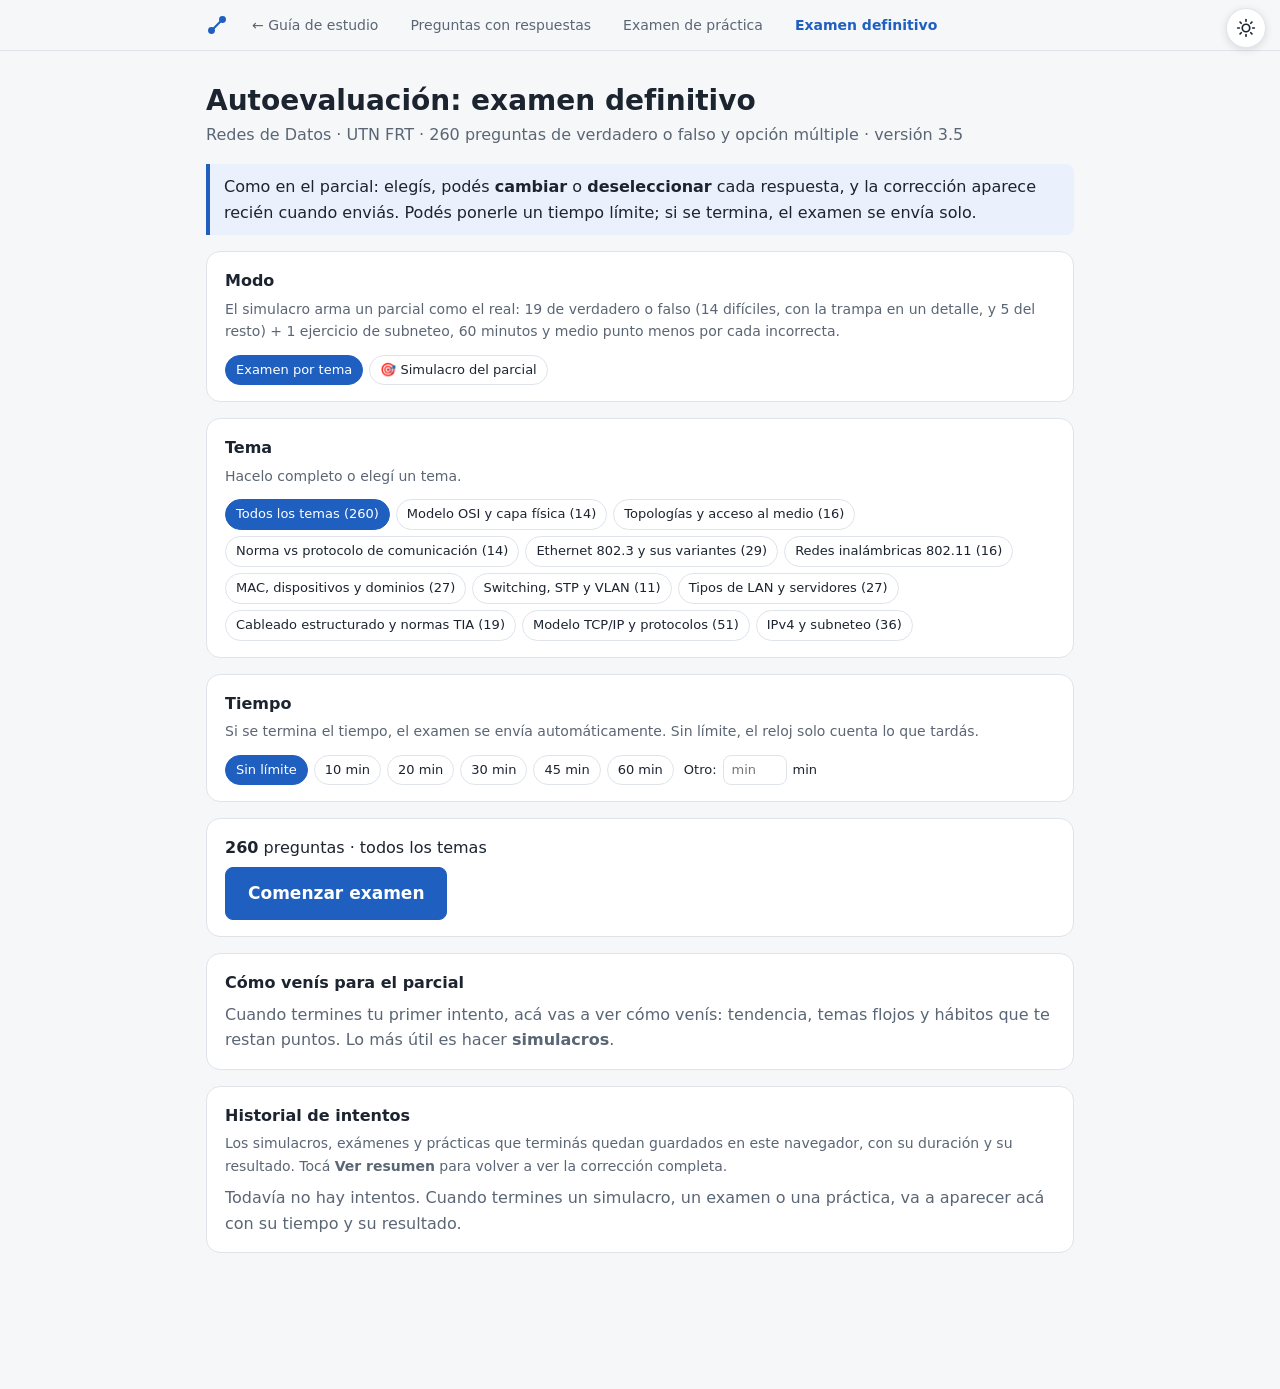
<file: examen.html>
<!doctype html>
<html lang="es">
<head>
<meta charset="utf-8">
<meta name="viewport" content="width=device-width, initial-scale=1">
<title>Autoevaluación · Examen definitivo</title>
<meta name="description" content="Examen de Redes de Datos con tiempo, nota final y corrección.">
<link rel="icon" href="img/logo.svg" type="image/svg+xml">
<link rel="icon" href="img/logo-32.png" sizes="32x32" type="image/png">
<link rel="apple-touch-icon" href="img/logo-180.png">
<meta name="theme-color" content="#1f5fbf">
<style>
:root{--bg:#f6f7f9;--card:#fff;--ink:#1c2430;--mut:#5b6675;--line:#dfe3ea;--acc:#1f5fbf;--acc2:#0e8a6a;--warn:#b45309;--warnbg:#fff6e5;--okbg:#e9f7f1;--infobg:#eaf1fc;--code:#f0f2f6;--on-acc:#fff;--bad:#c0392b;--badbg:#fdecea;--sel:#1f5fbf;--selbg:#e3edfc}
@media (prefers-color-scheme:dark){:root:not([data-theme="light"]){--bg:#12161c;--card:#1a2029;--ink:#e6eaf0;--mut:#9aa6b6;--line:#2c3542;--acc:#6ea8ff;--acc2:#4fd1a5;--warn:#f0b35a;--warnbg:#33290f;--okbg:#12302a;--infobg:#16263f;--code:#232b37;--on-acc:#0b1220;--bad:#ff7b6b;--badbg:#3a1b18;--sel:#6ea8ff;--selbg:#1b2c48}}
:root[data-theme="dark"]{--bg:#12161c;--card:#1a2029;--ink:#e6eaf0;--mut:#9aa6b6;--line:#2c3542;--acc:#6ea8ff;--acc2:#4fd1a5;--warn:#f0b35a;--warnbg:#33290f;--okbg:#12302a;--infobg:#16263f;--code:#232b37;--on-acc:#0b1220;--bad:#ff7b6b;--badbg:#3a1b18;--sel:#6ea8ff;--selbg:#1b2c48}
*{box-sizing:border-box}
html{scroll-behavior:smooth}
body{margin:0;background:var(--bg);color:var(--ink);font:16px/1.6 system-ui,-apple-system,"Segoe UI",Roboto,sans-serif}
a,a:visited{color:var(--acc)}
.top{position:sticky;top:0;z-index:40;background:var(--bg);border-bottom:1px solid var(--line)}
.top-in{max-width:900px;margin:0 auto;padding:10px 70px 10px 16px;display:flex;flex-wrap:wrap;gap:6px 16px;align-items:center;font-size:14px}
.top-in a{text-decoration:none;color:var(--mut);padding:4px 8px;border-radius:6px}
.top-in a:hover{background:var(--card);color:var(--acc)}
.top-in a.on{color:var(--acc);font-weight:700}
main{max-width:900px;margin:0 auto;padding:24px 16px 120px}
h1{font-size:28px;margin:8px 0 4px;line-height:1.25}
h2{font-size:21px;margin:40px 0 10px;padding-top:10px;border-top:3px solid var(--acc)}
.sub{color:var(--mut);margin-bottom:16px}
.box{border-left:4px solid var(--acc);background:var(--infobg);padding:10px 14px;border-radius:0 8px 8px 0;margin:12px 0}
.chips{display:flex;flex-wrap:wrap;gap:6px;margin:12px 0}
.chips a,.chips button{font:inherit;font-size:13px;padding:4px 10px;border-radius:99px;border:1px solid var(--line);background:var(--card);color:var(--ink);text-decoration:none;cursor:pointer}
.chips a:hover,.chips button:hover{border-color:var(--acc);color:var(--acc)}
.chips button.on{background:var(--acc);border-color:var(--acc);color:var(--on-acc)}
.q{background:var(--card);border:1px solid var(--line);border-radius:12px;padding:14px 16px;margin:12px 0}
.qh{display:flex;gap:8px;align-items:center;margin-bottom:6px;flex-wrap:wrap}
.num{font-weight:700;color:var(--acc)}
.tipo{font-size:11px;font-weight:700;text-transform:uppercase;letter-spacing:.04em;padding:2px 8px;border-radius:99px;background:var(--infobg);color:var(--acc)}
.tipo.vf{background:var(--okbg);color:var(--acc2)}
.enun{margin:0 0 10px;font-weight:500}
ol.ops{list-style:none;margin:0;padding:0;display:grid;gap:6px}
ol.ops li{padding:7px 12px;border:1px solid var(--line);border-radius:8px;display:flex;gap:10px}
.let{font-weight:700;color:var(--mut);min-width:18px}
details{margin-top:10px;border-top:1px dashed var(--line);padding-top:8px}
summary{cursor:pointer;font-weight:600;color:var(--acc)}
.resp{margin:8px 0 0;padding:10px 12px;border-radius:8px;background:var(--okbg)}
.resp b:first-child{color:var(--acc2)}
.resp.f{background:var(--badbg)}
.resp.f b:first-child{color:var(--bad)}
.opt{font:inherit;text-align:left;width:100%;padding:9px 12px;border:1.5px solid var(--line);border-radius:8px;background:var(--card);color:var(--ink);display:flex;gap:10px;align-items:flex-start;cursor:pointer;transition:border-color .12s,background .12s}
.opt:hover{border-color:var(--sel)}
.opt[aria-pressed="true"]{border-color:var(--sel);background:var(--selbg);font-weight:600}
.opt[aria-pressed="true"] .let{color:var(--sel)}
.opt:disabled{cursor:default}
.opt.ok{border-color:var(--acc2);background:var(--okbg)}
.opt.bad{border-color:var(--bad);background:var(--badbg)}
.mark{margin-left:auto;font-size:12px;font-weight:700;white-space:nowrap}
.opt.ok .mark{color:var(--acc2)}.opt.bad .mark{color:var(--bad)}
.hint{font-size:13px;color:var(--mut);margin-top:6px}
.q.res-ok{border-left:5px solid var(--acc2)}.q.res-bad{border-left:5px solid var(--bad)}.q.res-none{border-left:5px solid var(--warn)}
.estado{font-size:12px;font-weight:700;margin-left:auto}
.res-ok .estado{color:var(--acc2)}.res-bad .estado{color:var(--bad)}.res-none .estado{color:var(--warn)}
.bar{position:fixed;left:0;right:0;bottom:0;z-index:45;background:var(--card);border-top:1px solid var(--line);box-shadow:0 -4px 16px rgba(0,0,0,.08)}
.bar-in{max-width:900px;margin:0 auto;padding:10px 16px;display:flex;gap:12px;align-items:center;flex-wrap:wrap}
.prog{flex:1;min-width:160px}
.prog-txt{font-size:13px;color:var(--mut)}
.track{height:8px;border-radius:99px;background:var(--line);overflow:hidden;margin-top:4px}
.fill{height:100%;width:0;background:var(--acc);transition:width .2s}
.btn{font:inherit;font-weight:700;padding:9px 16px;border-radius:8px;border:1.5px solid var(--acc);background:var(--acc);color:var(--on-acc);cursor:pointer}
.btn.sec{background:transparent;color:var(--acc)}
.btn:hover{filter:brightness(1.08)}
.aviso{display:none;width:100%;background:var(--warnbg);border:1px solid var(--warn);border-radius:8px;padding:8px 12px;font-size:14px}
.aviso.on{display:flex;gap:10px;align-items:center;flex-wrap:wrap}
.score{display:grid;grid-template-columns:repeat(auto-fit,minmax(130px,1fr));gap:10px;margin:16px 0}
.score div{background:var(--card);border:1px solid var(--line);border-radius:12px;padding:12px;text-align:center}
.score b{display:block;font-size:28px;line-height:1.2}
.score .k-ok b{color:var(--acc2)}.score .k-bad b{color:var(--bad)}.score .k-none b{color:var(--warn)}.score .k-nota b{color:var(--acc)}
.hidden{display:none!important}
::view-transition-old(root),::view-transition-new(root){animation-duration:.3s;animation-timing-function:ease}
[id]{scroll-margin-top:calc(var(--anch,0px) + 14px)}

.top ~ main .sbar{top:var(--toph,49px);padding-right:0;margin:0 -16px 6px;padding-left:16px;padding-right:16px}
.theme-btn{position:fixed;top:8px;right:14px;z-index:50;width:40px;height:40px;border-radius:50%;border:1px solid var(--line);background:var(--card);color:var(--ink);display:grid;place-items:center;cursor:pointer;box-shadow:0 2px 8px rgba(0,0,0,.12)}
.theme-btn:hover{color:var(--acc)}
.theme-btn svg{width:20px;height:20px}
.theme-btn .moon{display:none}
:root[data-theme="dark"] .theme-btn .sun{display:none}
:root[data-theme="dark"] .theme-btn .moon{display:block}
@media (max-width:600px){h1{font-size:23px}.bar-in{gap:8px}.btn{padding:8px 12px}}

.sbar{position:sticky;top:0;z-index:30;background:var(--bg);padding:10px 60px 10px 0;margin:0 0 6px;display:flex;gap:8px;align-items:center;border-bottom:1px solid var(--line)}
.sbox{flex:1;display:flex;align-items:center;gap:8px;background:var(--card);border:1.5px solid var(--line);border-radius:10px;padding:0 10px;min-width:0}
.sbox:focus-within{border-color:var(--acc)}
.sbox svg{width:18px;height:18px;color:var(--mut);flex:none}
.sbox input{flex:1;min-width:0;border:0;background:transparent;color:var(--ink);font:inherit;padding:9px 0;outline:none}
.sbox kbd{font:12px ui-monospace,monospace;color:var(--mut);border:1px solid var(--line);border-radius:4px;padding:0 5px}
.sbar.has .sbox kbd{display:none}
.scount{font-size:13px;color:var(--mut);white-space:nowrap;min-width:0}
.sbtn{font:inherit;width:34px;height:34px;border-radius:8px;border:1px solid var(--line);background:var(--card);color:var(--ink);cursor:pointer;display:none;place-items:center;flex:none}
.sbar.has .sbtn{display:grid}
.sbtn:hover{border-color:var(--acc);color:var(--acc)}
mark.sr{background:#fde68a;color:inherit;border-radius:2px;padding:0 1px}
mark.sr.cur{background:#f59e0b;color:#111;outline:2px solid #f59e0b}
:root[data-theme="dark"] mark.sr{background:#6b5300;color:#fff}
:root[data-theme="dark"] mark.sr.cur{background:#f59e0b;color:#111}
@media (max-width:600px){.sbar{padding-right:52px;flex-wrap:wrap}.sbox kbd{display:none}}

.top-in .tlogo{width:22px;height:22px;flex:none;align-self:center;padding:0;background:none}
.h-cab{display:flex;justify-content:space-between;align-items:baseline;gap:10px;flex-wrap:wrap}
.h-cab h3{margin:0}
#histBorrar{font-size:13px;color:var(--mut)}
.h-vacio{color:var(--mut);margin:6px 0 0}
.h-kpis{display:grid;grid-template-columns:repeat(auto-fit,minmax(140px,1fr));gap:10px;margin:12px 0}
.h-kpis>div{border:1px solid var(--line);border-radius:12px;padding:10px 12px;background:var(--bg)}
.h-kpis b{display:block;font-size:22px;font-weight:800;letter-spacing:-.01em}
.h-kpis span{font-size:12.5px;color:var(--mut);line-height:1.35;display:block}
.h-tabla{overflow-x:auto;margin-top:10px}
.h-tabla table{width:100%;border-collapse:collapse;font-size:14px}
.h-tabla th{text-align:left;font-size:12px;text-transform:uppercase;letter-spacing:.04em;color:var(--mut);padding:6px 8px;border-bottom:1.5px solid var(--line)}
.h-tabla td{padding:8px;border-bottom:1px solid var(--line);vertical-align:middle;white-space:nowrap}
.h-tabla td:nth-child(3){white-space:normal;min-width:140px}
.h-tabla .btn{padding:5px 10px;font-size:13px}
.h-tipo{display:inline-block;font-size:12px;font-weight:700;border-radius:99px;padding:2px 9px;background:var(--infobg);color:var(--acc)}
.h-sim{background:var(--warnbg);color:var(--warn)}.h-practica{background:var(--okbg);color:var(--acc2)}
.h-ok{color:var(--acc2);font-weight:700}.h-bad{color:var(--bad);font-weight:700}
.logban{margin:14px 0 0;padding:10px 14px;border-radius:10px;background:var(--infobg);border:1px solid var(--line);font-size:14.5px}
.i-ver{display:flex;flex-direction:column;gap:3px;border-radius:12px;padding:12px 16px;border-left:5px solid var(--acc);background:var(--infobg)}
.i-ver>b{font-size:19px}.i-ver span{font-size:14.5px;line-height:1.5}
.i-ok{border-color:var(--acc2);background:var(--okbg)}.i-ok>b{color:var(--acc2)}
.i-mid{border-color:var(--warn);background:var(--warnbg)}.i-mid>b{color:var(--warn)}
.i-bad{border-color:var(--bad);background:var(--badbg)}.i-bad>b{color:var(--bad)}
.i-h{margin:18px 0 8px;font-size:15px}
.i-tend{display:flex;align-items:flex-end;gap:8px;height:130px;padding:4px 2px 0;border-bottom:1.5px solid var(--line)}
.i-col{flex:1;max-width:46px;height:100%;display:flex;flex-direction:column;justify-content:flex-end;align-items:center;gap:3px}
.i-col span{font-size:11.5px;font-weight:700}
.i-col i{display:block;width:100%;border-radius:6px 6px 0 0;background:var(--acc)}
.i-col i.nosub{background:repeating-linear-gradient(45deg,var(--acc),var(--acc) 5px,var(--badbg) 5px,var(--badbg) 9px)}
.i-col small{font-size:11px;color:var(--mut);margin-bottom:-18px}
.i-nota{font-size:13.5px;color:var(--mut);margin:24px 0 0}
.i-temas{list-style:none;padding:0;margin:0}
.i-temas li{display:grid;grid-template-columns:minmax(0,1.4fr) minmax(80px,1fr) auto;gap:10px;align-items:center;padding:6px 0;border-bottom:1px solid var(--line);font-size:14px}
.i-bar{height:8px;border-radius:99px;background:var(--badbg);overflow:hidden}.i-bar i{display:block;height:100%;background:var(--acc2)}
.i-num{font-size:12.5px;color:var(--mut);white-space:nowrap}
.i-tips{margin:0;padding-left:20px}.i-tips li{margin:6px 0;font-size:14.5px;line-height:1.5}
@media (max-width:640px){.i-temas li{grid-template-columns:1fr;gap:4px}.h-tabla td:nth-child(4){display:none}.h-tabla th:nth-child(4){display:none}}

.simbox{background:var(--card);border:1px solid var(--line);border-radius:10px;padding:8px 14px;margin:10px 0}.simbox p{margin:6px 0}.sim-ok{color:var(--acc2)}.sim-bad{color:var(--bad)}
.ops{display:grid;gap:6px}
.panel{background:var(--card);border:1px solid var(--line);border-radius:14px;padding:16px 18px;margin:16px 0}
.panel h3{margin:0 0 4px;font-size:16px}
.panel .sub{margin:0 0 8px;font-size:14px}
.lnk{font:inherit;background:none;border:0;color:var(--acc);text-decoration:underline;cursor:pointer;padding:0}
.big{font-size:17px;padding:12px 22px;margin-top:6px}
.otro{display:inline-flex;align-items:center;gap:6px;font-size:13px;margin-left:4px}
.otro input{width:64px;font:inherit;padding:4px 8px;border-radius:8px;border:1px solid var(--line);background:var(--card);color:var(--ink)}
.fb{margin:10px 0 0;padding:10px 12px;border-radius:8px;line-height:1.55}
.fb.ok{background:var(--okbg)}.fb.ok>b:first-child{color:var(--acc2)}
.fb.bad{background:var(--badbg)}.fb.bad>b:first-child{color:var(--bad)}
.fb .por{font-weight:700}
.fb .corr{color:var(--acc2)}
.repasar{font-size:13px;color:var(--mut);margin-top:8px}
.stats{display:flex;gap:6px 16px;flex-wrap:wrap;align-items:center;font-size:14px;flex:1;min-width:200px}
.stats .st{display:inline-flex;gap:5px;align-items:baseline;white-space:nowrap}
.stats .st b{font-size:16px}
.stats .st.ok b{color:var(--acc2)}.stats .st.bad b{color:var(--bad)}
.stats .st.tm.alerta b{color:var(--bad)}
.stats .track{width:100%;margin-top:2px}
.btn.pulso{animation:pulso 1.4s ease-in-out infinite}
@keyframes pulso{0%,100%{box-shadow:0 0 0 0 rgba(31,95,191,.45)}50%{box-shadow:0 0 0 7px rgba(31,95,191,0)}}
.score .k-tm b{color:var(--ink)}
ul.rep{list-style:none;padding:0;margin:0;display:grid;gap:6px}
ul.rep li{display:flex;flex-wrap:wrap;gap:4px 12px;justify-content:space-between;background:var(--card);border:1px solid var(--line);border-radius:8px;padding:8px 12px}
ul.rep li span{color:var(--mut);font-size:14px}
.todo-ok{font-weight:600;color:var(--acc2)}
.porTiempo{background:var(--warnbg);border:1px solid var(--warn);border-radius:8px;padding:8px 12px;margin:10px 0;font-weight:600}
@media (prefers-reduced-motion:reduce){.btn.pulso{animation:none}}
</style>
</head>
<body>
<button class="theme-btn" id="themeBtn" type="button" aria-label="Cambiar a modo oscuro" title="Cambiar modo claro / oscuro"><svg class="sun" viewBox="0 0 24 24" fill="none" stroke="currentColor" stroke-width="2" stroke-linecap="round"><circle cx="12" cy="12" r="4.5"/><path d="M12 2v2M12 20v2M4.9 4.9l1.4 1.4M17.7 17.7l1.4 1.4M2 12h2M20 12h2M4.9 19.1l1.4-1.4M17.7 6.3l1.4-1.4"/></svg><svg class="moon" viewBox="0 0 24 24" fill="none" stroke="currentColor" stroke-width="2" stroke-linecap="round" stroke-linejoin="round"><path d="M21 12.8A9 9 0 1 1 11.2 3a7 7 0 0 0 9.8 9.8z"/></svg></button>
<header class="top"><div class="top-in"><a class="tlogo" href="index.html" aria-label="Guía"><svg viewBox="0 0 64 64" width="22" height="22" aria-hidden="true" style="display:block;color:var(--acc)"><path d="M17 47 L47 17" stroke="currentColor" stroke-width="6" stroke-linecap="round"/><circle cx="16" cy="48" r="10" fill="currentColor"/><circle cx="48" cy="16" r="10" fill="currentColor"/></svg></a><a href="index.html">← Guía de estudio</a><a href="autoevaluacion.html">Preguntas con respuestas</a><a href="practica.html">Examen de práctica</a><a href="examen.html" class="on">Examen definitivo</a></div></header>
<main>
<h1>Autoevaluación: examen definitivo</h1>
<div class="sub">Redes de Datos · UTN FRT · 260 preguntas de verdadero o falso y opción múltiple · versión 3.5</div>
<section id="setup">
<div class="box">Como en el parcial: elegís, podés <b>cambiar</b> o <b>deseleccionar</b> cada respuesta, y la corrección aparece recién cuando enviás. Podés ponerle un tiempo límite; si se termina, el examen se envía solo.</div>
<div class="panel"><h3>Modo</h3><div class="sub">El simulacro arma un parcial como el real: 19 de verdadero o falso (14 difíciles, con la trampa en un detalle, y 5 del resto) + 1 ejercicio de subneteo, 60 minutos y medio punto menos por cada incorrecta.</div>
<div class="chips" id="modos" style="margin-bottom:0"><button type="button" data-sim="0" class="on">Examen por tema</button><button type="button" data-sim="1">🎯 Simulacro del parcial</button></div></div>
<div class="panel" id="temasBox"><h3>Tema</h3><div class="sub">Hacelo completo o elegí un tema.</div><div class="chips" id="chips" style="margin-bottom:0"></div></div>
<div class="panel"><h3>Tiempo</h3><div class="sub">Si se termina el tiempo, el examen se envía automáticamente. Sin límite, el reloj solo cuenta lo que tardás.</div>
<div class="chips" id="tiempos" style="margin-bottom:0"><button type="button" data-m="0" class="on">Sin límite</button><button type="button" data-m="10">10 min</button><button type="button" data-m="20">20 min</button><button type="button" data-m="30">30 min</button><button type="button" data-m="45">45 min</button><button type="button" data-m="60">60 min</button>
<label class="otro">Otro: <input id="tOtro" type="number" min="1" max="300" inputmode="numeric" placeholder="min"> min</label></div></div>
<div class="panel"><div id="setupInfo"></div><button type="button" class="btn big" id="comenzar">Comenzar examen</button></div>
<div class="panel" id="insBox"><h3>Cómo venís para el parcial</h3><div id="ins"></div></div>
<div class="panel" id="histBox"><div class="h-cab"><h3>Historial de intentos</h3><span id="histBorrar"></span></div><div class="sub">Los simulacros, exámenes y prácticas que terminás quedan guardados en este navegador, con su duración y su resultado. Tocá <b>Ver resumen</b> para volver a ver la corrección completa.</div><div id="hist"></div></div>
</section>
<section id="resultado" class="hidden">
<div class="logban hidden" id="rLog"></div>
<h2 style="margin-top:16px">Resultado · <span id="rTema"></span></h2>
<div class="porTiempo hidden" id="rPorTiempo">⏱ Se terminó el tiempo: el examen se envió automáticamente.</div>
<div class="score"><div class="k-nota"><b id="rNota">0%</b><span id="rNotaLbl">Nota</span></div><div class="k-ok"><b id="rOk">0</b>Correctas</div><div class="k-bad"><b id="rBad">0</b>Incorrectas</div><div class="k-none"><b id="rNone">0</b>Sin responder</div><div class="k-tm"><b id="rTiempo">00:00</b>Tiempo</div></div>
<div id="rSim" class="simbox hidden"></div>
<div style="display:flex;gap:10px;flex-wrap:wrap;margin:8px 0 4px"><button type="button" class="btn" id="reintentarInc">Reintentar solo las incorrectas</button><button type="button" class="btn sec" id="repetir">Repetir este examen</button><button type="button" class="btn sec" id="otroTema">Elegir otro tema o tiempo</button></div>
<h2>Qué repasar</h2>
<div id="rRepaso"></div>
<h2>Corrección</h2>
<div class="chips" id="filtros"><button type="button" data-f="todas" class="on">Ver todas</button><button type="button" data-f="bad">Solo incorrectas</button><button type="button" data-f="none">Solo sin responder</button><button type="button" data-f="ok">Solo correctas</button></div>
</section>
<section id="run" class="hidden"><h2 id="runTitulo" style="margin-top:8px"></h2><div id="lista"></div></section>
</main>
<div class="bar hidden" id="bar"><div class="bar-in">
<div class="stats"><span class="st"><span>Respondidas</span><b id="sResp">0 / 0</b></span><span class="st tm"><span>⏱</span><b id="sTiempo">00:00</b></span><div class="track"><div class="fill" id="progFill"></div></div></div>
<button type="button" class="btn" id="enviar">Enviar respuestas</button>
<div class="aviso" id="aviso"><span id="avisoTxt"></span><button type="button" class="btn" id="enviarIgual">Enviar igual</button><button type="button" class="btn sec" id="seguir">Seguir respondiendo</button></div>
</div></div>
<script>window.__DATA__={"version": "3.5", "temas": [{"id": "osi", "nombre": "Modelo OSI y capa física"}, {"id": "topo", "nombre": "Topologías y acceso al medio"}, {"id": "norma", "nombre": "Norma vs protocolo de comunicación"}, {"id": "eth", "nombre": "Ethernet 802.3 y sus variantes"}, {"id": "wifi", "nombre": "Redes inalámbricas 802.11"}, {"id": "disp", "nombre": "MAC, dispositivos y dominios"}, {"id": "sw", "nombre": "Switching, STP y VLAN"}, {"id": "lan", "nombre": "Tipos de LAN y servidores"}, {"id": "cab", "nombre": "Cableado estructurado y normas TIA"}, {"id": "tcp", "nombre": "Modelo TCP/IP y protocolos"}, {"id": "ip", "nombre": "IPv4 y subneteo"}], "preguntas": [{"id": 1, "tema": "osi", "tipo": "vf", "enunciado": "En el modelo OSI, la unidad de datos de la capa de sesión se llama segmento.", "opciones": ["Verdadero", "Falso"], "correcta": 1, "explicacion": "En el modelo OSI la unidad de datos cambia de nombre en cada capa. En las tres capas superiores (sesión, presentación y aplicación) se llama <b>mensaje</b> (SPDU, PPDU y APDU). El <b>segmento</b> es la PDU de la capa de <b>transporte</b>; después vienen el paquete (red), la trama (enlace) y los bits (física).", "seccion": "s2"}, {"id": 2, "tema": "osi", "tipo": "mc", "enunciado": "Las capas de red y transporte del modelo OSI se agrupan en la función de:", "opciones": ["comunicación", "networking", "servicios", "presentación"], "correcta": 1, "explicacion": "Las 7 capas se agrupan en tres funciones: <b>comunicación</b> (física y enlace: mover bits y tramas por el medio), <b>networking</b> (red y transporte: llevar el mensaje de A a B y asegurarse de que llegue) y <b>servicios</b> (sesión, presentación y aplicación: lo que usa el usuario). Red y transporte son, entonces, networking.", "seccion": "s2"}, {"id": 3, "tema": "osi", "tipo": "mc", "enunciado": "¿Qué subcapa de enlace se encarga del control de flujo y del chequeo de errores?", "opciones": ["MAC", "LLC", "SAP", "PHY"], "correcta": 1, "explicacion": "La capa de enlace se divide en dos subcapas. <b>LLC</b> (Logical Link Control) sincroniza las tramas, hace el <b>control de flujo</b> (por ejemplo con ventana) y el <b>chequeo de errores</b> con el FCS/CRC. <b>MAC</b> se ocupa de otra cosa: el acceso al medio y el direccionamiento físico.", "seccion": "s2"}, {"id": 4, "tema": "osi", "tipo": "vf", "enunciado": "La señalización broadband utiliza toda la capacidad del medio para una sola señal y se usa en LAN.", "opciones": ["Verdadero", "Falso"], "correcta": 1, "explicacion": "Lo que describe el enunciado es <b>baseband</b> (banda base): una sola señal digital usa toda la capacidad del medio, multiplexa con TDM y se usa en <b>LAN</b>. <b>Broadband</b> es lo opuesto: reparte el ancho de banda en varios canales analógicos de distinta frecuencia (FDM), como la TV por cable, y se usa en <b>WAN</b>.", "seccion": "s2"}, {"id": 5, "tema": "osi", "tipo": "mc", "enunciado": "La capa OSI llamada \"el traductor\" y que define el código ASCII o EBCDIC es:", "opciones": ["aplicación", "sesión", "presentación", "transporte"], "correcta": 2, "explicacion": "La capa de <b>presentación</b> es \"el traductor\" del modelo OSI: convierte los datos del formato local a un formato común de red, define el código de caracteres (<b>ASCII, EBCDIC</b>), y además comprime y encripta. Sesión maneja el diálogo y aplicación es la interfaz con el usuario.", "seccion": "s2"}, {"id": 6, "tema": "osi", "tipo": "mc", "enunciado": "El medio con peor comportamiento frente a la EMI es:", "opciones": ["fibra", "coaxil", "STP", "UTP"], "correcta": 3, "explicacion": "El <b>UTP</b> es el medio más vulnerable a la interferencia electromagnética: no tiene blindaje y solo se defiende con el trenzado de los pares. El STP mejora con su malla, el coaxil es aceptable y la <b>fibra óptica</b> es inmune porque transmite luz, no electricidad.", "seccion": "s2"}, {"id": 7, "tema": "topo", "tipo": "vf", "enunciado": "La topología lógica de una red queda determinada por cómo están tendidos los cables.", "opciones": ["Verdadero", "Falso"], "correcta": 1, "explicacion": "Hay que separar dos cosas. La <b>topología física</b> es cómo están tendidos los cables. La <b>topología lógica</b> es cómo circula la información, y la determina el <b>protocolo de acceso al medio</b> que define la norma (contención → bus; token passing → anillo). Por eso pueden no coincidir, como en Ethernet con switch.", "seccion": "s5"}, {"id": 8, "tema": "topo", "tipo": "vf", "enunciado": "Una red Ethernet con switch tiene topología física estrella y lógica bus.", "opciones": ["Verdadero", "Falso"], "correcta": 0, "explicacion": "Físicamente todas las PCs van al switch: <b>estrella</b>. Lógicamente, la norma 802.3 usa CSMA/CD, un protocolo de <b>contención</b>, y la contención genera una topología lógica de <b>bus</b> (difusión). Es el ejemplo clásico de física y lógica distintas.", "seccion": "s5"}, {"id": 9, "tema": "topo", "tipo": "vf", "enunciado": "Wi-Fi usa CSMA/CD.", "opciones": ["Verdadero", "Falso"], "correcta": 1, "explicacion": "Wi-Fi (802.11) usa <b>CSMA/CA</b>. Una radio no puede escuchar mientras transmite, porque su propia señal tapa a las demás, así que no puede <b>detectar</b> colisiones como hace Ethernet con CSMA/CD. Por eso las <b>evita</b>: espera un tiempo aleatorio antes de transmitir y el receptor confirma con un ACK.", "seccion": "s6"}, {"id": 10, "tema": "topo", "tipo": "vf", "enunciado": "En token passing no hay colisiones.", "opciones": ["Verdadero", "Falso"], "correcta": 0, "explicacion": "En token passing circula una trama especial, el <b>token</b>, y solo puede transmitir la estación que lo tiene. Como nunca transmiten dos a la vez, <b>no hay colisiones</b> y el tiempo de espera máximo está acotado: es un método <b>determinístico</b>.", "seccion": "s6"}, {"id": 11, "tema": "topo", "tipo": "vf", "enunciado": "Token Ring con MSAU tiene topología física en anillo.", "opciones": ["Verdadero", "Falso"], "correcta": 1, "explicacion": "Con la MSAU, cada PC se cablea hasta el concentrador, así que la topología <b>física es estrella</b>. Por dentro, la MSAU mantiene el anillo cerrado y el token sigue pasando de estación en estación: la topología <b>lógica es anillo</b>. Los relés de bypass sacan del anillo a las PCs apagadas.", "seccion": "s7"}, {"id": 12, "tema": "topo", "tipo": "vf", "enunciado": "Polling es un método de contención.", "opciones": ["Verdadero", "Falso"], "correcta": 1, "explicacion": "<b>Polling</b> (sondeo) no es contención: un <b>maestro</b> le pregunta por turnos a cada esclavo si tiene algo para transmitir. Es <b>determinístico</b>, sin colisiones, pero si cae el maestro no hay comunicación. Los métodos de contención son Aloha, CSMA, CSMA/CD y CSMA/CA.", "seccion": "s6"}, {"id": 13, "tema": "topo", "tipo": "mc", "enunciado": "¿Qué variante de CSMA usa Ethernet?", "opciones": ["no persistente", "p-persistente", "1-persistente", "Aloha ranurado"], "correcta": 2, "explicacion": "Ethernet usa CSMA <b>1-persistente</b>: si encuentra el canal ocupado, se queda escuchando y transmite apenas se libera (con probabilidad 1). La <b>p-persistente</b> transmite con probabilidad p y la <b>no persistente</b> espera un tiempo aleatorio antes de volver a escuchar. Aloha ranurado ni siquiera escucha el canal.", "seccion": "s6"}, {"id": 14, "tema": "norma", "tipo": "vf", "enunciado": "La velocidad de una LAN está determinada por la norma de comunicación.", "opciones": ["Verdadero", "Falso"], "correcta": 0, "explicacion": "La velocidad es una de las cosas que <b>fija la norma</b>: 802.3u define 100 Mbps, 802.3ab 1 Gbps, 802.3an 10 Gbps. Los protocolos de comunicación (TCP/IP) no la determinan. En la práctica, la velocidad real la limita el eslabón más lento entre placa de red, cable y puerto del switch.", "seccion": "snp"}, {"id": 15, "tema": "norma", "tipo": "vf", "enunciado": "TCP/IP es una norma de comunicación.", "opciones": ["Verdadero", "Falso"], "correcta": 1, "explicacion": "<b>TCP/IP es una suite de protocolos de comunicación</b>, no una norma. Trabaja en las capas 3 a 7 y lo implementa el software (el sistema operativo). Una <b>norma</b> como IEEE 802.3 u 802.11 define capas 1 y 2: medio, velocidad, señal, trama y acceso al medio, y la implementa el hardware.", "seccion": "snp"}, {"id": 16, "tema": "norma", "tipo": "vf", "enunciado": "IEEE 802.11 define la velocidad, la banda de frecuencia y el método de acceso al medio de una red inalámbrica.", "opciones": ["Verdadero", "Falso"], "correcta": 0, "explicacion": "Eso es exactamente lo que fija una <b>norma de comunicación</b>: 802.11 define el medio (el aire), las bandas (2,4 / 5 / 6 GHz), la velocidad de cada versión y el método de acceso al medio (<b>CSMA/CA</b>). Por eso es una norma y no un protocolo de comunicación.", "seccion": "snp"}, {"id": 17, "tema": "norma", "tipo": "vf", "enunciado": "Al pasar una PC de cable a Wi-Fi cambian la norma y el protocolo de acceso al medio, pero no los protocolos de comunicación.", "opciones": ["Verdadero", "Falso"], "correcta": 0, "explicacion": "Pasar de cable a Wi-Fi cambia la <b>norma</b> (802.3 → 802.11) y con ella el <b>acceso al medio</b> (CSMA/CD → CSMA/CA), porque ambos son capas 1 y 2. Los <b>protocolos de comunicación</b> (IP, TCP, DHCP, DNS) siguen siendo los mismos: es la prueba de que las capas son independientes.", "seccion": "snp"}, {"id": 18, "tema": "norma", "tipo": "vf", "enunciado": "CSMA/CD es un protocolo de comunicación.", "opciones": ["Verdadero", "Falso"], "correcta": 1, "explicacion": "CSMA/CD es un <b>protocolo de acceso al medio</b>: solo decide quién usa el medio y cuándo. Está definido <b>dentro de la norma 802.3</b> y lo ejecuta la placa de red. Un <b>protocolo de comunicación</b> (IP, TCP, HTTP) define cómo se direccionan, transportan e interpretan los datos.", "seccion": "snp"}, {"id": 19, "tema": "norma", "tipo": "mc", "enunciado": "¿Cuál es una norma de comunicación?", "opciones": ["HTTP", "DHCP", "IEEE 802.3u", "UDP"], "correcta": 2, "explicacion": "<b>IEEE 802.3u</b> (Fast Ethernet) es una <b>norma</b>: define medio, velocidad (100 Mbps), conectores y acceso al medio, en capas 1 y 2. HTTP, DHCP y UDP son <b>protocolos de comunicación</b> que trabajan de la capa 3 hacia arriba y se implementan en software.", "seccion": "snp"}, {"id": 20, "tema": "norma", "tipo": "mc", "enunciado": "¿Cuál es un protocolo de comunicación?", "opciones": ["IEEE 802.5", "TIA/EIA-568", "IP", "1000BASE-T"], "correcta": 2, "explicacion": "<b>IP</b> es un protocolo de comunicación de la capa de red: define el formato del paquete y el direccionamiento lógico, y lo implementa el sistema operativo. IEEE 802.5 y TIA/EIA-568 son normas, y 1000BASE-T es una variante de la norma 802.3.", "seccion": "snp"}, {"id": 21, "tema": "norma", "tipo": "mc", "enunciado": "Los tres elementos de un protocolo son:", "opciones": ["medio, velocidad y conector", "sintaxis, semántica y temporización", "origen, destino y datos", "física, enlace y red"], "correcta": 1, "explicacion": "Todo protocolo tiene tres elementos: <b>sintaxis</b> (el formato de los mensajes y sus campos), <b>semántica</b> (qué significa cada campo y qué acción provoca) y <b>temporización</b> (cuándo, a qué velocidad y en qué secuencia se envían). Medio, velocidad y conector son cosas que fija una norma.", "seccion": "snp"}, {"id": 22, "tema": "norma", "tipo": "mc", "enunciado": "La norma de comunicación se implementa principalmente en:", "opciones": ["las aplicaciones", "el sistema operativo", "el hardware (placa de red, cables, switch)", "el servidor DNS"], "correcta": 2, "explicacion": "La norma de comunicación define capas 1 y 2, así que se implementa en <b>hardware</b>: la placa de red, el cable, el switch o el access point. Los <b>protocolos de comunicación</b>, en cambio, se implementan en software: el sistema operativo (la pila TCP/IP) y las aplicaciones.", "seccion": "snp"}, {"id": 23, "tema": "eth", "tipo": "vf", "enunciado": "10GBASE-T puede trabajar en half-duplex con CSMA/CD.", "opciones": ["Verdadero", "Falso"], "correcta": 1, "explicacion": "10GBASE-T (802.3an) es <b>solo full duplex</b>: con este estándar desaparecen oficialmente el half duplex y CSMA/CD. Como cada enlace es punto a punto con el switch y se transmite y recibe a la vez, no hay con quién colisionar.", "seccion": "s9"}, {"id": 24, "tema": "eth", "tipo": "mc", "enunciado": "100BASE-TX corresponde a:", "opciones": ["802.3i", "802.3u", "802.3ab", "802.3an"], "correcta": 1, "explicacion": "100BASE-TX es Fast Ethernet, definida por <b>802.3u</b> (1995). Las otras opciones son: 802.3i = 10BASE-T (10 Mbps), 802.3ab = 1000BASE-T (Gigabit) y 802.3an = 10GBASE-T (10 Gigabit).", "seccion": "s9"}, {"id": 25, "tema": "eth", "tipo": "mc", "enunciado": "En \"10BASE2\", el 2 indica:", "opciones": ["2 pares", "coaxil fino, ~200 m", "2 Mbps", "capa 2"], "correcta": 1, "explicacion": "En las variantes de coaxil, el último número indica la longitud del segmento en centenas de metros. 10BASE2 usa <b>coaxil fino</b> y el 2 viene de redondear a 200 m, aunque el valor exacto de la norma es <b>185 m</b>. En 10BASE5 (coaxil grueso) el 5 son 500 m.", "seccion": "s8"}, {"id": 26, "tema": "eth", "tipo": "mc", "enunciado": "Cable mínimo para 10GBASE-T a 100 m:", "opciones": ["Cat 5", "Cat 5e", "Cat 6", "Cat 6A"], "correcta": 3, "explicacion": "Para 10 Gbps a los <b>100 m</b> completos del canal hace falta <b>Cat 6A</b> (500 MHz), que además controla el alien crosstalk entre cables vecinos. Cat 6 llega a 10 Gbps solo hasta unos 55 m, y Cat 5 / 5e no alcanzan.", "seccion": "s9"}, {"id": 27, "tema": "eth", "tipo": "mc", "enunciado": "El tamaño mínimo de una trama Ethernet 802.3 es:", "opciones": ["46 bytes", "64 bytes", "1500 bytes", "1518 bytes"], "correcta": 1, "explicacion": "La trama Ethernet mínima es de <b>64 bytes</b>, contando desde la MAC destino hasta el FCS: 6 + 6 + 2 + 46 + 4. Si los datos no llegan a 46 bytes se agrega <b>padding</b>. El mínimo existe para que CSMA/CD alcance a detectar una colisión mientras se transmite. 1500 es el máximo de datos y 1518 el máximo de trama.", "seccion": "s8"}, {"id": 28, "tema": "eth", "tipo": "mc", "enunciado": "En una trama Ethernet II, el campo de 2 bytes después de la MAC origen indica:", "opciones": ["la longitud de los datos", "el tipo de protocolo transportado", "el CRC", "la prioridad"], "correcta": 1, "explicacion": "En una trama <b>Ethernet II</b>, el campo de 2 bytes después de la MAC origen indica el <b>tipo de protocolo</b> que viaja en los datos (por ejemplo, IP). En una trama <b>802.3</b>, ese mismo campo indica la <b>longitud</b> del campo de datos.", "seccion": "s8"}, {"id": 29, "tema": "eth", "tipo": "mc", "enunciado": "Según la regla 5-4-3, entre dos PCs no puede haber más de:", "opciones": ["5 repetidores, 4 segmentos, 3 hubs", "5 segmentos, 4 repetidores, 3 segmentos poblados", "5 hubs, 4 switches, 3 routers", "5 PCs por segmento"], "correcta": 1, "explicacion": "La regla 5-4-3: entre dos PCs no puede haber más de <b>5 segmentos</b> en serie, <b>4 repetidores</b> y <b>3 segmentos poblados</b> (con PCs). Todo lo unido por repetidores es un mismo dominio de colisión; la regla acota el retardo para que CSMA/CD detecte las colisiones a tiempo.", "seccion": "s8"}, {"id": 30, "tema": "eth", "tipo": "mc", "enunciado": "10BASE5 usa transceivers:", "opciones": ["incluidos en la NIC con conector BNC", "externos, con llaves vampiro y conector DIX", "RJ-45", "ópticos"], "correcta": 1, "explicacion": "10BASE5 (coaxil grueso) usa <b>transceivers externos</b> que se conectan al cable con <b>llaves vampiro</b>, y la PC se une al transceiver con un cable de hasta 50 m y conector <b>DIX (DB-15)</b>. 10BASE2 usa BNC con el transceiver en la placa, y 10BASE-T usa RJ-45.", "seccion": "s8"}, {"id": 31, "tema": "eth", "tipo": "mc", "enunciado": "La longitud máxima total de una red 10BASE2 es:", "opciones": ["185 m", "500 m", "925 m", "2500 m"], "correcta": 2, "explicacion": "10BASE2 admite hasta 5 segmentos de 185 m: 5 × 185 = <b>925 m</b>. Los 185 m son la longitud de un solo segmento, 500 m es el segmento de 10BASE5 y 2500 m (5 × 500) es la longitud total de una red 10BASE5.", "seccion": "s8"}, {"id": 32, "tema": "eth", "tipo": "vf", "enunciado": "Fast Ethernet (802.3u) soporta cable coaxil.", "opciones": ["Verdadero", "Falso"], "correcta": 1, "explicacion": "Fast Ethernet (802.3u) funciona sobre <b>par trenzado</b> (100BASE-TX, T4, T2) y <b>fibra óptica</b> (100BASE-FX, SX, BX). <b>No soporta coaxil</b>: el coaxil quedó en las variantes de 10 Mbps (10BASE5 y 10BASE2).", "seccion": "s9"}, {"id": 33, "tema": "eth", "tipo": "mc", "enunciado": "¿Qué variante de Fast Ethernet usa 4 pares de UTP Cat 3 y solo funciona en half duplex?", "opciones": ["100BASE-TX", "100BASE-T4", "100BASE-FX", "100BASE-SX"], "correcta": 1, "explicacion": "<b>100BASE-T4</b> usa los <b>4 pares de UTP Cat 3</b> para aprovechar cableado telefónico existente: un par transmite siempre hacia el hub, otro en sentido contrario, y los otros dos conmutan. Funciona <b>solo en half duplex</b>. 100BASE-TX usa 2 pares de Cat 5 y admite full duplex.", "seccion": "s9"}, {"id": 34, "tema": "eth", "tipo": "mc", "enunciado": "En Fast Ethernet full duplex:", "opciones": ["se usa CSMA/CD igual que en half", "se desactiva la detección de colisiones y lo ofrecen solo los switches", "funciona con hubs", "baja a 50 Mbps por sentido"], "correcta": 1, "explicacion": "En full duplex se transmite y recibe a la vez, así que se <b>desactiva la detección de colisiones</b> (no hay con quién chocar). Solo lo pueden ofrecer los <b>switches</b>, porque necesita un enlace punto a punto. Se obtienen 100 Mbps en cada sentido, 200 Mbps en total.", "seccion": "s9"}, {"id": 35, "tema": "wifi", "tipo": "vf", "enunciado": "En una red Wi-Fi ad hoc todo el tráfico pasa por el access point.", "opciones": ["Verdadero", "Falso"], "correcta": 1, "explicacion": "En <b>ad hoc</b> los dispositivos se comunican <b>directamente entre sí</b> (peer to peer), sin access point; sirve para pocos equipos y redes temporales. Lo que describe el enunciado es el modo <b>infraestructura</b>, donde todo pasa por el AP.", "seccion": "s10"}, {"id": 36, "tema": "wifi", "tipo": "mc", "enunciado": "Una estación cree que el canal está libre pero está ocupado por un nodo que ella no oye. Es el problema del:", "opciones": ["nodo expuesto", "nodo oculto", "bucle", "broadcast storm"], "correcta": 1, "explicacion": "Es el problema del <b>nodo oculto</b>: dos estaciones oyen al AP pero no se oyen entre sí, así que una cree que el canal está libre y la transmisión colisiona en el AP. Lo mitiga <b>RTS/CTS</b>, porque todos oyen el CTS del AP y se callan. El nodo expuesto es el caso inverso: cree que está ocupado y no lo está.", "seccion": "s10"}, {"id": 37, "tema": "wifi", "tipo": "mc", "enunciado": "El orden correcto para conectarse a un AP es:", "opciones": ["asociación, escaneo, autenticación", "autenticación, escaneo, asociación", "escaneo, autenticación, asociación", "escaneo, asociación, autenticación"], "correcta": 2, "explicacion": "Primero el <b>escaneo</b>: se descubre el AP (pasivo, por las tramas beacon con el SSID, o activo, con una solicitud de sondeo). Después la <b>autenticación</b>: se confirma la identidad (Open System o Shared Key). Por último la <b>asociación</b>: se intercambian velocidades, SSID e ID de asociación, y recién ahí se transmiten datos.", "seccion": "s10"}, {"id": 38, "tema": "wifi", "tipo": "vf", "enunciado": "Ocultar o cambiar el SSID es una medida de seguridad suficiente.", "opciones": ["Verdadero", "Falso"], "correcta": 1, "explicacion": "El <b>SSID</b> es solo el nombre de la red: identifica y agrupa lógicamente a los equipos de la zona. Ocultarlo o cambiarlo <b>no protege</b> nada, porque se puede descubrir igual. La seguridad real la dan el cifrado y la autenticación: <b>WPA2 o WPA3 con AES</b>. WEP es inseguro.", "seccion": "s10"}, {"id": 39, "tema": "wifi", "tipo": "mc", "enunciado": "La antena que da cobertura de 360° con menor alcance es la:", "opciones": ["direccional", "sectorial", "omnidireccional", "parabólica"], "correcta": 2, "explicacion": "La antena <b>omnidireccional</b> irradia en <b>360°</b>; como reparte la señal en todas las direcciones, tiene <b>menor alcance</b>. La direccional concentra la señal en un sentido y llega más lejos, y la sectorial cubre un ángulo intermedio.", "seccion": "s10"}, {"id": 40, "tema": "wifi", "tipo": "mc", "enunciado": "El material que más atenúa la señal Wi-Fi es:", "opciones": ["madera", "yeso", "ladrillo", "metal"], "correcta": 3, "explicacion": "Los <b>metales</b> (vigas, armarios) son los que más bloquean la radiofrecuencia: interferencia <b>muy alta</b>. Madera, vidrio y yeso atenúan poco; el ladrillo, de forma media; agua, cerámica y papel, mucho.", "seccion": "s10"}, {"id": 41, "tema": "disp", "tipo": "vf", "enunciado": "El switch separa dominios de broadcast.", "opciones": ["Verdadero", "Falso"], "correcta": 1, "explicacion": "El switch separa <b>dominios de colisión</b> (uno por puerto), pero <b>no de broadcast</b>: una trama a FFFF.FFFF.FFFF la reenvía por todos los puertos, porque si no ARP y DHCP no funcionarían. El dominio de broadcast lo separa el <b>router</b> (una red por interfaz) o las <b>VLAN</b>.", "seccion": "s13"}, {"id": 42, "tema": "disp", "tipo": "vf", "enunciado": "El switch aprende las direcciones mirando la MAC destino de las tramas.", "opciones": ["Verdadero", "Falso"], "correcta": 1, "explicacion": "La regla de oro: el switch <b>aprende</b> mirando la <b>MAC origen</b> (anota por qué puerto entró cada dirección) y <b>decide</b> el reenvío con la <b>MAC destino</b>. Si la destino está en la tabla, la manda solo por ese puerto; si no, inunda.", "seccion": "s14"}, {"id": 43, "tema": "disp", "tipo": "vf", "enunciado": "La dirección MAC tiene 32 bits.", "opciones": ["Verdadero", "Falso"], "correcta": 1, "explicacion": "La dirección MAC tiene <b>48 bits</b> (6 bytes), escritos como 12 dígitos hexadecimales. Los primeros 3 bytes identifican al fabricante (OUI) y los otros 3 a la placa. Los <b>32 bits</b> son el tamaño de una dirección <b>IPv4</b>.", "seccion": "s11"}, {"id": 44, "tema": "disp", "tipo": "vf", "enunciado": "Al reemplazar hubs por switches aumenta la cantidad de dominios de colisión.", "opciones": ["Verdadero", "Falso"], "correcta": 0, "explicacion": "Con hubs, todas las PCs comparten <b>un solo</b> dominio de colisión. El switch <b>microsegmenta</b>: cada puerto es un dominio de colisión propio. Hay <b>más</b> dominios, pero más chicos y, en full duplex, sin colisiones. El dominio de broadcast sigue siendo uno.", "seccion": "s13"}, {"id": 45, "tema": "disp", "tipo": "vf", "enunciado": "Un hub trabaja en la capa 2 del modelo OSI.", "opciones": ["Verdadero", "Falso"], "correcta": 1, "explicacion": "El hub trabaja en la <b>capa 1</b> (física): es un <b>repetidor multipuerto</b> que repite la señal eléctrica por todos los puertos, sin entender tramas ni direcciones. El que trabaja en capa 2 es el switch (puente multipuerto), que lee la MAC.", "seccion": "s12"}, {"id": 46, "tema": "disp", "tipo": "vf", "enunciado": "Cuando el switch hace flooding, la trama se convierte en broadcast.", "opciones": ["Verdadero", "Falso"], "correcta": 1, "explicacion": "En el flooding la trama <b>sigue siendo unicast</b>: su destino es una MAC concreta que el switch todavía no conoce, y por eso la copia por todos los puertos menos el de entrada. Las placas que no son el destino la <b>descartan</b>. En un broadcast, en cambio, el destino es FFFF.FFFF.FFFF y todas la procesan.", "seccion": "s14"}, {"id": 47, "tema": "disp", "tipo": "mc", "enunciado": "Dispositivo que separa dominios de broadcast:", "opciones": ["hub", "repetidor", "switch", "router"], "correcta": 3, "explicacion": "El <b>router</b> (capa 3) separa dominios de broadcast: cada interfaz es una red IP distinta y no reenvía broadcasts. El hub y el repetidor (capa 1) no separan nada, y el switch (capa 2) separa solo dominios de colisión.", "seccion": "s12"}, {"id": 48, "tema": "disp", "tipo": "mc", "enunciado": "Switch con 2 PCs directas y un hub en un tercer puerto con 3 PCs. Dominios de colisión y de broadcast:", "opciones": ["5 y 1", "3 y 1", "1 y 1", "3 y 3"], "correcta": 1, "explicacion": "Colisión: cada puerto del switch en uso es un dominio. Los 2 puertos con PC son 2 dominios, y el puerto del hub es <b>1 solo</b> dominio para las 3 PCs que comparten el hub: <b>3 en total</b>. Broadcast: no hay router, así que es <b>1</b>.", "seccion": "s13"}, {"id": 49, "tema": "disp", "tipo": "mc", "enunciado": "En Token Ring, el dispositivo que mantiene el anillo cerrado cuando una PC se apaga es:", "opciones": ["el Monitor Activo", "la MSAU, con sus relés de bypass", "el token", "el router"], "correcta": 1, "explicacion": "La <b>MSAU</b> (Multistation Access Unit) mantiene el anillo cerrado por dentro: sus <b>relés de bypass</b> sacan del anillo el puerto de una PC apagada, y el token sigue circulando entre las demás. El Monitor Activo es una estación que vigila el token y elimina tramas huérfanas, no el cableado.", "seccion": "s7"}, {"id": 50, "tema": "sw", "tipo": "mc", "enunciado": "¿Qué protocolo evita los bucles entre switches?", "opciones": ["VLAN", "STP (802.1D)", "802.1Q", "ARP"], "correcta": 1, "explicacion": "<b>STP</b> (Spanning Tree Protocol, IEEE 802.1D) evita los bucles: elige un switch raíz, calcula los caminos de menor costo y <b>bloquea los puertos redundantes</b>, dejando un árbol sin bucles. Si un enlace activo cae, reactiva uno bloqueado. 802.1Q es el etiquetado de VLAN.", "seccion": "s14b"}, {"id": 51, "tema": "sw", "tipo": "mc", "enunciado": "En STP, el switch raíz es el que tiene:", "opciones": ["mayor velocidad", "menor ID (prioridad + MAC)", "más puertos", "mayor MAC"], "correcta": 1, "explicacion": "El switch raíz es el de <b>menor ID</b>, y el ID es la <b>prioridad</b> (configurable) más la <b>MAC</b> del switch. Después cada switch elige su puerto raíz por menor costo hacia la raíz (más velocidad = menor costo) y se bloquean los puertos no designados.", "seccion": "s14b"}, {"id": 52, "tema": "sw", "tipo": "vf", "enunciado": "Cada VLAN es un dominio de broadcast y para comunicar dos VLANs hace falta un router.", "opciones": ["Verdadero", "Falso"], "correcta": 0, "explicacion": "Una VLAN divide un switch físico en varios switches virtuales: <b>cada VLAN es un dominio de broadcast</b> distinto, con su propia tabla. Como el switch trabaja en capa 2, para pasar tráfico de una VLAN a otra hace falta un <b>router</b> (capa 3).", "seccion": "s14b"}, {"id": 53, "tema": "sw", "tipo": "mc", "enunciado": "¿Cuántos bits del encabezado 802.1Q identifican la VLAN?", "opciones": ["8", "12", "16", "32"], "correcta": 1, "explicacion": "La etiqueta <b>802.1Q</b> mide 4 bytes y se inserta después de la MAC origen. Dentro del campo TCI, <b>12 bits</b> son el <b>VLAN-ID</b>: alcanzan para 4096 valores (se usan 4094 VLANs).", "seccion": "s14b"}, {"id": 54, "tema": "lan", "tipo": "vf", "enunciado": "En una red peer to peer cada PC es cliente y servidor a la vez.", "opciones": ["Verdadero", "Falso"], "correcta": 0, "explicacion": "En una red <b>peer to peer</b> (grupo de trabajo) todas las PCs son iguales: cada una <b>ofrece y pide recursos</b>, así que es cliente y servidor a la vez. Por eso los usuarios son locales y la administración se hace PC por PC; sirve para menos de unas 10 PCs.", "seccion": "s15"}, {"id": 55, "tema": "lan", "tipo": "vf", "enunciado": "En una red de servidor dedicado los recursos compartidos solo pueden estar en el servidor.", "opciones": ["Verdadero", "Falso"], "correcta": 1, "explicacion": "En una red de servidor dedicado lo centralizado es la <b>administración</b> (usuarios, grupos, permisos, validación con Active Directory). Los recursos compartidos pueden estar <b>en el servidor o en cualquier otro nodo del dominio</b>.", "seccion": "s15"}, {"id": 56, "tema": "lan", "tipo": "vf", "enunciado": "Los permisos de recurso compartido se aplican también cuando el usuario accede localmente a la carpeta.", "opciones": ["Verdadero", "Falso"], "correcta": 1, "explicacion": "Los <b>permisos de recurso compartido</b> se validan <b>solo cuando se accede por la red</b>. Si el usuario entra a la carpeta sentado en esa misma PC, no se aplican: ahí mandan los permisos locales (NTFS). Combinando los dos, rige el más restrictivo.", "seccion": "s15"}, {"id": 57, "tema": "lan", "tipo": "mc", "enunciado": "¿Qué servidor asigna automáticamente las direcciones IP?", "opciones": ["DNS", "DHCP", "Proxy", "Dominio"], "correcta": 1, "explicacion": "El servidor <b>DHCP</b> asigna automáticamente IP, máscara, puerta de enlace y DNS, en cuatro pasos (Discover, Offer, Request, Ack) y por un tiempo de concesión. El <b>DNS</b> traduce nombres a IP, el proxy intermedia el acceso a Internet y el de dominio autentica usuarios.", "seccion": "s4"}, {"id": 58, "tema": "cab", "tipo": "vf", "enunciado": "La distancia máxima del cableado horizontal es de 100 metros entre patchera y roseta.", "opciones": ["Verdadero", "Falso"], "correcta": 1, "explicacion": "El cableado horizontal fijo, entre la <b>patchera y la roseta</b>, tiene un máximo de <b>90 m</b>, sin importar el medio. Los <b>100 m</b> son el canal completo: los 90 m fijos más hasta 10 m de patch cords en los extremos.", "seccion": "s16"}, {"id": 59, "tema": "cab", "tipo": "vf", "enunciado": "T568A y T568B se diferencian en la posición de los pares verde y naranja.", "opciones": ["Verdadero", "Falso"], "correcta": 0, "explicacion": "T568A y T568B solo se diferencian en que <b>intercambian el par verde y el par naranja</b> (pines 1-2 y 3-6). Los pares <b>azul</b> (4-5) y <b>marrón</b> (7-8) quedan en el mismo lugar.", "seccion": "s16"}, {"id": 60, "tema": "cab", "tipo": "vf", "enunciado": "Para conectar dos PCs directamente, sin hub, se usa un patch cord cruzado.", "opciones": ["Verdadero", "Falso"], "correcta": 0, "explicacion": "Para unir dos equipos <b>iguales</b> (dos PCs sin hub, o dos hubs sin uplink) se usa un patch cord <b>cruzado</b>: una punta en T568A y la otra en T568B, así la transmisión de uno llega a la recepción del otro (1↔3 y 2↔6). Hoy Auto-MDIX lo resuelve solo, pero la regla clásica es esta.", "seccion": "s16"}, {"id": 61, "tema": "cab", "tipo": "mc", "enunciado": "El MDF es:", "opciones": ["el repartidor de cada planta", "el repartidor principal del edificio", "el punto de demarcación del proveedor", "el cableado entre edificios"], "correcta": 1, "explicacion": "El <b>MDF</b> (Main Distribution Facility) es el <b>repartidor principal del edificio</b>, normalmente en planta baja o sótano: ahí llega la red pública y están los equipos principales y servidores. El repartidor de cada planta es el <b>IDF</b>, el punto de demarcación es el <b>POP</b> y la unión entre edificios es el subsistema de <b>campus</b>.", "seccion": "s16"}, {"id": 62, "tema": "cab", "tipo": "mc", "enunciado": "En 10/100 Mbps, los pines de transmisión y recepción del RJ-45 son:", "opciones": ["1-2 y 3-6", "1-2 y 3-4", "4-5 y 7-8", "1-3 y 2-6"], "correcta": 0, "explicacion": "En 10 y 100 Mbps se usan solo 4 hilos: los pines <b>1 y 2 transmiten</b> (TD+ y TD−) y los <b>3 y 6 reciben</b> (RD+ y RD−). Los pines 4, 5, 7 y 8 no se usan. La opción 1-3 y 2-6 son los pares que se cruzan en un cable cruzado.", "seccion": "s16"}, {"id": 63, "tema": "cab", "tipo": "mc", "enunciado": "La norma que regula el etiquetado y la documentación del cableado es:", "opciones": ["568", "569", "606", "607"], "correcta": 2, "explicacion": "La <b>TIA/EIA-606</b> regula la <b>administración, el etiquetado y la documentación</b>: identificadores únicos, registros, etiquetas en ambos extremos de cada cable y código de colores. La 568 es el cableado en sí, la 569 las rutas y espacios, y la 607 la puesta a tierra.", "seccion": "s17"}, {"id": 64, "tema": "ip", "tipo": "mc", "enunciado": "PC1 es 192.168.1.20/24 y PC2 es 192.168.2.20/24, en el mismo switch sin router. ¿Hay ping?", "opciones": ["Sí, están en el mismo switch", "No, redes distintas y nada que rutee", "Sí, por ARP", "Solo con cable cruzado"], "correcta": 1, "explicacion": "Con máscara /24, PC1 está en la red <b>192.168.1.0</b> y PC2 en la <b>192.168.2.0</b>: son redes distintas. Cada PC manda el paquete a su puerta de enlace, pero no hay router, y el switch, que trabaja en capa 2, <b>no rutea</b> entre redes. El ping no llega.", "seccion": "s18b"}, {"id": 65, "tema": "tcp", "tipo": "mc", "enunciado": "¿Cuál de estos es un protocolo de enrutamiento?", "opciones": ["IP", "RIP", "TCP", "ARP"], "correcta": 1, "explicacion": "Un <b>protocolo de enrutamiento</b> lo usan los routers para descubrir rutas y armar sus tablas: <b>RIP</b> e IGRP. <b>IP</b> es un protocolo <b>ruteable</b>: es el que viaja con los datos. TCP es de transporte y ARP resuelve IP → MAC.", "seccion": "s2"}, {"id": 66, "tema": "tcp", "tipo": "vf", "enunciado": "IP es un protocolo orientado a conexión y confiable.", "opciones": ["Verdadero", "Falso"], "correcta": 1, "explicacion": "IP es <b>sin conexión</b> (no establece nada antes de enviar) y <b>no confiable</b>: no detecta paquetes perdidos, dañados ni desordenados, ni da acuse de recibo. La confiabilidad la agrega <b>TCP</b> en la capa de transporte, que sí es orientado a conexión.", "seccion": "s18i"}, {"id": 67, "tema": "tcp", "tipo": "mc", "enunciado": "Los pasos del three-way handshake de TCP son:", "opciones": ["ACK, SYN, FIN", "SYN, SYN-ACK, ACK", "GET, POST, PUT", "Discover, Offer, Request, Ack"], "correcta": 1, "explicacion": "TCP abre la sesión con el <b>saludo de tres vías</b>: el cliente manda <b>SYN</b>, el servidor responde <b>SYN-ACK</b> (y negocia parámetros) y el cliente confirma con <b>ACK</b>. Recién ahí se crea el circuito virtual. Discover-Offer-Request-Ack es DHCP, y GET/POST/PUT son mensajes HTTP.", "seccion": "s18t"}, {"id": 68, "tema": "tcp", "tipo": "mc", "enunciado": "¿Qué protocolo usa ping?", "opciones": ["TCP", "UDP", "ICMP", "ARP"], "correcta": 2, "explicacion": "<b>Ping</b> usa <b>ICMP</b>: envía un mensaje <b>Echo Request</b> y espera un <b>Echo Reply</b>. ICMP viaja encapsulado en IP y reporta errores y estado de la red, pero no los corrige. Tracert también usa ICMP (el mensaje de tiempo excedido).", "seccion": "s18i"}, {"id": 69, "tema": "ip", "tipo": "mc", "enunciado": "Una PC muestra en ipconfig la dirección 169.254.12.5. Significa que:", "opciones": ["es una IP pública", "es loopback", "no consiguió configuración IP (por ejemplo, falló el DHCP)", "es multicast"], "correcta": 2, "explicacion": "Las direcciones <b>169.254.x.x</b> son de <b>enlace local</b> (APIPA): el sistema operativo se las asigna solo cuando <b>no consigue configuración IP</b>, típicamente porque no respondió el servidor DHCP. Con esa IP el equipo no sale de su red local.", "seccion": "s18b"}, {"id": 70, "tema": "ip", "tipo": "mc", "enunciado": "Red 192.168.1.0 con máscara 255.255.255.192 (/26). ¿Cuántas subredes se obtienen y cuántos hosts utilizables tiene cada una?", "opciones": ["4 subredes de 64 hosts", "4 subredes de 62 hosts", "2 subredes de 126 hosts", "6 subredes de 30 hosts"], "correcta": 1, "explicacion": "Una /26 presta <b>2 bits</b> del último octeto: 2<sup>2</sup> = <b>4 subredes</b>. Quedan 6 bits de host: 2<sup>6</sup> − 2 = <b>62 hosts</b> por subred (se restan la dirección de red y la de broadcast). El salto es 256 − 192 = 64: las subredes son .0, .64, .128 y .192. Ojo: 64 es el salto, no la cantidad de hosts.", "seccion": "s18b"}, {"id": 71, "tema": "tcp", "tipo": "vf", "enunciado": "Chrome es un protocolo de la capa de aplicación de TCP/IP.", "opciones": ["Verdadero", "Falso"], "correcta": 1, "explicacion": "Chrome es un <b>programa</b> (navegador). Lo que está en la capa de aplicación es el <b>protocolo</b> que usa: <b>HTTP o HTTPS</b>. Lo mismo vale para Outlook, que usa SMTP e IMAP, o FileZilla, que usa FTP.", "seccion": "s18a"}, {"id": 72, "tema": "tcp", "tipo": "mc", "enunciado": "¿Qué protocolo de transporte y qué puerto usa normalmente una consulta DNS?", "opciones": ["TCP, puerto 53", "UDP, puerto 53", "UDP, puerto 67", "TCP, puerto 80"], "correcta": 1, "explicacion": "Las consultas DNS son mensajes cortos de pregunta y respuesta, así que van sobre <b>UDP</b> al puerto <b>53</b>: armar una conexión TCP costaría más que la consulta. DNS usa TCP 53 solo para respuestas grandes y transferencias de zona. El 67 es DHCP y el 80, HTTP.", "seccion": "s18a"}, {"id": 73, "tema": "tcp", "tipo": "mc", "enunciado": "En el proceso DORA de DHCP, ¿cuál es el primer mensaje y cómo se envía?", "opciones": ["Offer, en unicast desde el servidor", "Discover, en broadcast desde el cliente", "Request, en unicast desde el cliente", "Acknowledge, en broadcast desde el servidor"], "correcta": 1, "explicacion": "El cliente todavía no tiene IP ni sabe dónde está el servidor, así que arranca con un <b>Discover por broadcast</b>. Siguen <b>Offer</b> (el servidor ofrece una IP), <b>Request</b> (el cliente la pide) y <b>Acknowledge</b> (el servidor confirma y presta la IP por un tiempo). Como el Discover es broadcast, no cruza routers sin un agente de retransmisión.", "seccion": "s18a"}, {"id": 74, "tema": "tcp", "tipo": "mc", "enunciado": "DHCP usa los puertos:", "opciones": ["TCP 20 y 21", "UDP 67 (servidor) y 68 (cliente)", "UDP 53", "TCP 67 y 68"], "correcta": 1, "explicacion": "DHCP trabaja sobre <b>UDP</b>: el servidor escucha en el <b>67</b> y el cliente en el <b>68</b>. Es un intercambio corto dentro de la red local, por eso no necesita la confiabilidad de TCP. Los puertos 20 y 21 son de FTP y el 53, de DNS.", "seccion": "s18a"}, {"id": 75, "tema": "tcp", "tipo": "mc", "enunciado": "El navegador muestra \"No se encontró la dirección del servidor\", pero el ping a la IP del sitio responde. ¿Qué está fallando?", "opciones": ["El cableado", "La resolución de nombres (DNS)", "El servidor web devolvió un error 500", "El TTL"], "correcta": 1, "explicacion": "Si la IP responde, hay conectividad de capas 1 a 3. Lo que no funciona es la traducción del nombre a la IP: el <b>DNS</b>. Se puede confirmar con <code>nslookup</code>. Un error 500 implicaría que el servidor web sí respondió.", "seccion": "s18a"}, {"id": 76, "tema": "tcp", "tipo": "mc", "enunciado": "Un servidor web responde con el código 404. Significa que:", "opciones": ["el servidor falló internamente", "el recurso pedido no existe", "la página se cargó bien", "la página se movió de forma permanente"], "correcta": 1, "explicacion": "Los códigos <b>4xx</b> son errores del lado del pedido: <b>404 Not Found</b> indica que el recurso no existe en el servidor. El servidor sí respondió. Un fallo interno sería <b>500</b> (5xx), una carga correcta <b>200 OK</b> y un movimiento permanente <b>301</b>.", "seccion": "s18a"}, {"id": 77, "tema": "tcp", "tipo": "mc", "enunciado": "Querés leer tu correo desde el celular y la notebook y que ambos queden sincronizados. ¿Qué protocolo corresponde?", "opciones": ["SMTP", "POP3", "IMAP", "FTP"], "correcta": 2, "explicacion": "<b>IMAP</b> (puerto 143) deja los mensajes en el servidor y sincroniza el estado en todos los dispositivos. <b>POP3</b> (110) los descarga a un solo dispositivo y, por defecto, los borra del servidor. <b>SMTP</b> (25) sirve para enviar, no para leer.", "seccion": "s18a"}, {"id": 78, "tema": "tcp", "tipo": "vf", "enunciado": "HTTPS es HTTP con cifrado TLS y usa por defecto el puerto 443.", "opciones": ["Verdadero", "Falso"], "correcta": 0, "explicacion": "Correcto. <b>HTTPS</b> agrega a HTTP una capa de cifrado <b>TLS</b> (antes SSL), de modo que un tercero no pueda leer lo que viaja, y su puerto por defecto es el <b>443</b>. HTTP sin cifrar usa el <b>80</b>.", "seccion": "s18a"}, {"id": 79, "tema": "tcp", "tipo": "mc", "enunciado": "¿Qué es un socket?", "opciones": ["La combinación de dirección IP y número de puerto", "El conector RJ-45 de la placa de red", "La dirección MAC de la interfaz", "El encabezado del segmento TCP"], "correcta": 0, "explicacion": "Un <b>socket</b> es <b>IP + puerto</b>, por ejemplo 192.168.2.150:80. La IP identifica al equipo y el puerto a la aplicación dentro de él. Una conexión queda identificada por el par de sockets de origen y destino.", "seccion": "s18t"}, {"id": 80, "tema": "tcp", "tipo": "mc", "enunciado": "¿Cuál es el rango de los puertos bien conocidos (well-known)?", "opciones": ["0 a 1023", "1024 a 49151", "49152 a 65535", "0 a 65535"], "correcta": 0, "explicacion": "Los <b>bien conocidos</b> van de <b>0 a 1023</b> y los asigna la IANA a servicios estándar (80, 443, 53, 25…). De 1024 a 49151 son <b>registrados</b> (aplicaciones y fabricantes, como MySQL 3306) y de 49152 a 65535, <b>dinámicos</b>: los usa el cliente como puerto de origen temporal.", "seccion": "s18t"}, {"id": 81, "tema": "tcp", "tipo": "mc", "enunciado": "¿Cuántos bytes tiene el encabezado UDP?", "opciones": ["8", "20", "32", "64"], "correcta": 0, "explicacion": "El encabezado <b>UDP</b> tiene <b>8 bytes</b>: puerto de origen, puerto de destino, longitud y checksum. El de <b>TCP</b> tiene como mínimo <b>20 bytes</b>, porque suma número de secuencia, ACK, flags y ventana, entre otros campos. Por eso UDP es más liviano.", "seccion": "s18t"}, {"id": 82, "tema": "tcp", "tipo": "mc", "enunciado": "El host A envía un segmento con número de secuencia 1 y 500 bytes de datos. Si llega bien, ¿qué número de ACK devuelve B?", "opciones": ["1", "500", "501", "1000"], "correcta": 2, "explicacion": "El ACK indica <b>el próximo byte que el receptor espera</b>. A envió los bytes 1 a 500, así que B responde <b>ACK = 501</b>. Si el segmento se perdiera, el ACK no avanzaría y A sabría qué retransmitir.", "seccion": "s18t"}, {"id": 83, "tema": "tcp", "tipo": "mc", "enunciado": "Para una videollamada en tiempo real, ¿qué protocolo de transporte conviene y por qué?", "opciones": ["TCP, porque garantiza que llegue todo", "UDP, porque un dato retransmitido llegaría tarde y generaría pausas", "TCP, porque tiene encabezado más chico", "UDP, porque cifra los datos"], "correcta": 1, "explicacion": "En tiempo real importa más la <b>latencia</b> que la entrega perfecta. Si TCP retransmitiera un fragmento de audio perdido, llegaría tarde y causaría pausas y desfasaje. Con <b>UDP</b> se pierde ese pedacito y se sigue. UDP no cifra nada, y su encabezado (8 bytes) es el más chico, no el de TCP.", "seccion": "s18t"}, {"id": 84, "tema": "tcp", "tipo": "vf", "enunciado": "Una conexión TCP se cierra con el mismo saludo de tres vías que la abre: SYN, SYN-ACK y ACK.", "opciones": ["Verdadero", "Falso"], "correcta": 1, "explicacion": "El cierre usa <b>FIN</b> y <b>ACK</b>, normalmente en <b>cuatro pasos</b>: cada sentido de la conexión se cierra por separado (A manda FIN, B responde ACK, B manda su FIN y A responde ACK). SYN se usa solo para abrir.", "seccion": "s18t"}, {"id": 85, "tema": "tcp", "tipo": "mc", "enunciado": "Un router recibe un paquete con TTL = 1. ¿Qué hace?", "opciones": ["Lo reenvía con TTL = 0", "Lo descarta y avisa al origen con un ICMP Tiempo excedido", "Le pone TTL = 128 y lo reenvía", "Lo devuelve con ICMP Echo Reply"], "correcta": 1, "explicacion": "Cada router le resta 1 al TTL. Si llega a 0, el paquete se <b>descarta</b> y el router le envía al origen un <b>ICMP Tiempo excedido</b> (tipo 11). Así se evitan los paquetes que dan vueltas para siempre en un bucle. Es el mecanismo que aprovecha tracert.", "seccion": "s18i"}, {"id": 86, "tema": "tcp", "tipo": "mc", "enunciado": "¿Qué comando muestra los routers por los que pasa un paquete hasta llegar al destino?", "opciones": ["ping", "tracert", "ipconfig", "arp -a"], "correcta": 1, "explicacion": "<b>tracert</b> (traceroute en Linux) envía paquetes con TTL 1, 2, 3… y cada router que descarta uno responde con ICMP Tiempo excedido, revelando su IP. <b>ping</b> solo prueba la conectividad, <b>ipconfig</b> muestra la configuración IP local y <b>arp -a</b>, la caché ARP.", "seccion": "s18i"}, {"id": 87, "tema": "tcp", "tipo": "mc", "enunciado": "El campo Protocolo del encabezado IP tiene el valor 6. ¿Qué lleva el paquete?", "opciones": ["UDP", "ICMP", "TCP", "ARP"], "correcta": 2, "explicacion": "El campo <b>Protocolo</b> indica a qué protocolo de la capa superior hay que entregar los datos: <b>1 = ICMP</b>, <b>6 = TCP</b>, <b>17 = UDP</b>. ARP no va dentro de IP: viaja directo en la trama, con su propio valor en el campo tipo de Ethernet.", "seccion": "s18i"}, {"id": 88, "tema": "tcp", "tipo": "vf", "enunciado": "Cuando un paquete atraviesa varios routers, las direcciones IP de origen y destino se mantienen, pero las direcciones MAC cambian en cada salto.", "opciones": ["Verdadero", "Falso"], "correcta": 0, "explicacion": "Correcto. Las <b>IP</b> identifican los extremos de punta a punta (salvo que un router haga NAT). Las <b>MAC</b> solo tienen sentido dentro de cada enlace: cada router arma una trama nueva con su MAC como origen y la del siguiente equipo como destino.", "seccion": "s18"}, {"id": 89, "tema": "tcp", "tipo": "mc", "enunciado": "Hacés ping a una PC de tu misma red y la respuesta muestra TTL=128. Lo más probable es que:", "opciones": ["sea un router Cisco", "sea un equipo Windows y no haya routers en el medio", "el paquete haya pasado por 128 routers", "sea un error de configuración"], "correcta": 1, "explicacion": "Windows arranca con <b>TTL 128</b>, Linux con 64 y los equipos Cisco con 255. Si el ping vuelve con 128 exacto, el equipo es probablemente un Windows y <b>no hubo saltos</b> que lo descontaran. En el TP7, los hosts respondieron con 128 y el router con 255.", "seccion": "s18i"}, {"id": 90, "tema": "lan", "tipo": "vf", "enunciado": "Para que un cliente Windows pueda unirse a un dominio de Active Directory, tiene que usar como DNS un servidor que conozca el dominio, normalmente el propio controlador de dominio.", "opciones": ["Verdadero", "Falso"], "correcta": 0, "explicacion": "Correcto. Los clientes no buscan al controlador de dominio por broadcast: consultan al DNS los <b>registros SRV</b> que el controlador publica (por ejemplo _ldap._tcp.dc._msdcs.dominio). Si usan el DNS del router o uno público, no encuentran esos registros y no pueden unirse ni iniciar sesión. Lo comprobamos en el TP5.", "seccion": "s15"}, {"id": 91, "tema": "lan", "tipo": "mc", "enunciado": "Una carpeta compartida da Control total en los permisos de recurso compartido y Leer en NTFS. ¿Qué puede hacer un usuario que entra por la red?", "opciones": ["Control total", "Solo leer", "Nada", "Modificar"], "correcta": 1, "explicacion": "Cuando se accede por la red se evalúan las dos capas y rige <b>la más restrictiva</b>: Control total en el compartido y Leer en NTFS dan <b>Leer</b>. Por eso lo habitual es dejar el compartido abierto y hacer el control fino en NTFS.", "seccion": "s15"}, {"id": 92, "tema": "lan", "tipo": "vf", "enunciado": "Si un usuario tiene Denegar en forma individual y su grupo tiene Permitir, gana el permiso del grupo porque es más amplio.", "opciones": ["Verdadero", "Falso"], "correcta": 1, "explicacion": "Gana la <b>denegación explícita</b>, sin importar que venga de una entrada individual y el permiso de un grupo. Windows evalúa primero las denegaciones explícitas, después los permisos explícitos y después los heredados. Así se hace una excepción con una persona sin sacarla del grupo, como pasó con torresd en el TP4 y Marcos Tapia en el TP5.", "seccion": "s15"}, {"id": 93, "tema": "lan", "tipo": "mc", "enunciado": "Un pasante deja la empresa y hay que quitarle todos los accesos del dominio de forma rápida y reversible. ¿Qué conviene hacer?", "opciones": ["Quitarlo carpeta por carpeta", "Deshabilitar su cuenta en Active Directory", "Cambiarle la IP", "Borrar el grupo al que pertenece"], "correcta": 1, "explicacion": "<b>Deshabilitar la cuenta</b>: sin autenticación no se llega a evaluar ningún permiso de recurso compartido ni NTFS, en ningún equipo. La cuenta conserva su SID, grupos y permisos, así que se revierte habilitándola. Borrar el grupo afectaría a todos los demás.", "seccion": "s15"}, {"id": 94, "tema": "tcp", "tipo": "mc", "enunciado": "Un servidor tiene IP fija 192.168.0.250 y el ámbito DHCP va de .100 a .254. ¿Qué hay que hacer para evitar conflictos?", "opciones": ["Nada, el DHCP detecta solo las IP fijas", "Excluir la .250 del ámbito o achicar el rango", "Cambiar la máscara a /25", "Poner el servidor como cliente DHCP"], "correcta": 1, "explicacion": "El DHCP no sabe qué IP pusiste a mano: si la .250 está en el ámbito, puede dársela a otro equipo y generar un conflicto. Hay que <b>excluirla</b> (o dejar las fijas fuera del rango). En el TP7, el Windows Server permitió exclusiones y el router de Packet Tracer no.", "seccion": "s18a"}, {"id": 95, "tema": "ip", "tipo": "mc", "enunciado": "En una red 192.168.0.0, el DHCP reparte la máscara 255.255.255.128. El servidor tiene la IP 192.168.0.250. ¿Qué pasa con un cliente que recibió 192.168.0.110?", "opciones": ["Se comunica normal, están en la misma red", "Ve al servidor en otra red, porque con /25 su red llega solo hasta .127", "No recibe IP", "Solo falla el DNS"], "correcta": 1, "explicacion": "Con /25, la red del cliente va de <b>192.168.0.0 a 192.168.0.127</b>. El AND con la .250 da otra red (192.168.0.128), así que el cliente intenta llegar al servidor por el gateway y la comunicación directa falla. Es el error que apareció en el TP7: la máscara mal puesta en el router se propagó por DHCP a todos los clientes.", "seccion": "s18b"}, {"id": 96, "tema": "disp", "tipo": "vf", "enunciado": "En la simulación de Packet Tracer, el switch analiza la dirección IP de destino para decidir por qué puerto reenviar la trama.", "opciones": ["Verdadero", "Falso"], "correcta": 1, "explicacion": "El switch es un equipo de <b>capa 2</b>: solo tiene activas las capas 1 y 2 y conmuta por <b>dirección MAC</b> usando su tabla. No mira la IP. Así se vio en el TP6 con In Layers / Out Layers.", "seccion": "s14"}, {"id": 97, "tema": "ip", "tipo": "mc", "enunciado": "¿A qué red pertenece el host 172.16.132.70/20?", "opciones": ["172.16.0.0", "172.16.128.0", "172.16.132.0", "172.16.144.0"], "correcta": 1, "explicacion": "Con /20 la máscara es 255.255.<b>240</b>.0, así que el salto en el tercer octeto es 256 − 240 = <b>16</b>: 0, 16, 32 … 112, <b>128</b>, 144. El 132 cae entre 128 y 143, y la red es <b>172.16.128.0</b> (broadcast 172.16.143.255). Es el ejemplo de la operación AND del apunte de subneteo.", "seccion": "s18b"}, {"id": 98, "tema": "ip", "tipo": "mc", "enunciado": "Hay que dividir una red clase C en 6 subredes con al menos 25 hosts cada una. ¿Qué máscara se usa?", "opciones": ["/26 (255.255.255.192)", "/27 (255.255.255.224)", "/28 (255.255.255.240)", "/25 (255.255.255.128)"], "correcta": 1, "explicacion": "2<sup>N</sup> ≥ 6 da <b>N = 3</b> bits prestados (8 subredes), o sea <b>/27</b>. Quedan 5 bits de host: 2<sup>5</sup> − 2 = <b>30 hosts</b> ≥ 25. Con /26 habría solo 4 subredes, y con /28, solo 14 hosts por subred.", "seccion": "s18b"}, {"id": 99, "tema": "ip", "tipo": "mc", "enunciado": "¿Cuál es la dirección de broadcast de la subred a la que pertenece 192.168.5.77/27?", "opciones": ["192.168.5.63", "192.168.5.95", "192.168.5.127", "192.168.5.255"], "correcta": 1, "explicacion": "/27 = 255.255.255.224, salto 256 − 224 = <b>32</b>. Las subredes empiezan en 0, 32, <b>64</b>, 96… El 77 está en la que empieza en 64, y su broadcast es la dirección anterior a la siguiente subred: <b>192.168.5.95</b>.", "seccion": "s18b"}, {"id": 100, "tema": "ip", "tipo": "mc", "enunciado": "¿Cuál es el primer host válido de la subred de 10.1.1.200/26?", "opciones": ["10.1.1.128", "10.1.1.192", "10.1.1.193", "10.1.1.201"], "correcta": 2, "explicacion": "/26 = 255.255.255.192, salto <b>64</b>: 0, 64, 128, <b>192</b>. El 200 cae en la subred <b>10.1.1.192</b> (red), así que el primer host es <b>10.1.1.193</b> y el broadcast 10.1.1.255.", "seccion": "s18b"}, {"id": 101, "tema": "ip", "tipo": "vf", "enunciado": "Una subred /30 tiene exactamente 2 direcciones de host utilizables.", "opciones": ["Verdadero", "Falso"], "correcta": 0, "explicacion": "Correcto. Con /30 quedan 2 bits de host: 2<sup>2</sup> − 2 = <b>2 hosts</b>. Por eso se usa en los enlaces punto a punto entre routers, que solo necesitan una dirección en cada punta.", "seccion": "s18b"}, {"id": 102, "tema": "ip", "tipo": "mc", "enunciado": "A partir de una red clase B se necesitan al menos 50 subredes. ¿Cuántos bits hay que tomar prestados?", "opciones": ["5", "6", "7", "8"], "correcta": 1, "explicacion": "2<sup>5</sup> = 32 no alcanza, 2<sup>6</sup> = <b>64</b> ≥ 50. Se prestan <b>6 bits</b>: la máscara queda 255.255.252.0 (/22) y sobran 14 subredes para crecer. Es el ejemplo 2 del apunte.", "seccion": "s18b"}, {"id": 103, "tema": "ip", "tipo": "mc", "enunciado": "¿Cuántos hosts utilizables tiene cada subred /22?", "opciones": ["1020", "1022", "1024", "2046"], "correcta": 1, "explicacion": "Con /22 quedan 32 − 22 = <b>10 bits</b> de host: 2<sup>10</sup> − 2 = 1024 − 2 = <b>1022</b>. Ojo: el apunte de subneteo tiene una errata que da 1020.", "seccion": "s18b"}, {"id": 104, "tema": "ip", "tipo": "vf", "enunciado": "Según el apunte de subneteo de la cátedra, una dirección con máscara adaptada (subneteada) se considera sin clase, aunque su primer octeto corresponda a una clase.", "opciones": ["Verdadero", "Falso"], "correcta": 0, "explicacion": "Correcto. Para el apunte, <b>la clase la define la máscara y no la IP</b>: solo con la máscara por defecto (/8, /16, /24) la dirección es de clase A, B o C. Con máscara adaptada es direccionamiento <b>sin clase</b> (classless), por ejemplo 132.18.0.0/22.", "seccion": "s18b"}, {"id": 105, "tema": "ip", "tipo": "mc", "enunciado": "¿Cuál de estas direcciones se puede asignar a un equipo en la red 192.168.10.0/28?", "opciones": ["192.168.10.0", "192.168.10.15", "192.168.10.14", "192.168.10.16"], "correcta": 2, "explicacion": "Con /28 el salto es <b>16</b>: la red 192.168.10.0 va de .0 (red) a .15 (broadcast). Los hosts son de .1 a <b>.14</b>. La .16 ya es la dirección de red de la subred siguiente.", "seccion": "s18b"}, {"id": 106, "tema": "tcp", "tipo": "mc", "enunciado": "¿Qué comando de Windows muestra la tabla que asocia direcciones IP con direcciones MAC?", "opciones": ["netstat", "arp -a", "route print", "hostname"], "correcta": 1, "explicacion": "<b>arp -a</b> muestra la <b>caché ARP</b> (IP ↔ MAC) con sus entradas dinámicas y estáticas. <b>netstat</b> muestra conexiones y puertos, <b>route print</b> la tabla de ruteo y <b>hostname</b> el nombre del equipo.", "seccion": "s18i"}, {"id": 107, "tema": "tcp", "tipo": "mc", "enunciado": "¿Qué comando se usa para comprobar si un servidor DNS resuelve correctamente un nombre?", "opciones": ["nslookup", "ipconfig /release", "tracert", "arp -d"], "correcta": 0, "explicacion": "<b>nslookup</b> consulta al servidor DNS qué IP corresponde a un nombre. En el TP5 se verificó con <code>nslookup Redes1.com</code>, y en el TP7 con <code>nslookup server01.com</code>.", "seccion": "s18i"}, {"id": 108, "tema": "lan", "tipo": "mc", "enunciado": "Un hipervisor que se instala directamente sobre el hardware del servidor, sin sistema operativo anfitrión, es de:", "opciones": ["Tipo 1 (bare metal), como VMware ESXi", "Tipo 2 (hosted), como VirtualBox", "Tipo 2, como VMware Workstation", "Ningún tipo: eso es un contenedor"], "correcta": 0, "explicacion": "El <b>tipo 1 (bare metal)</b> corre directo sobre el hardware y es el estándar en centros de datos: VMware ESXi, Hyper-V, Proxmox. El <b>tipo 2 (hosted)</b> corre como aplicación sobre un SO: VirtualBox, VMware Workstation.", "seccion": "s4"}, {"id": 109, "tema": "cab", "tipo": "mc", "enunciado": "¿Qué ventaja tiene usar fibra óptica en el backbone entre dos salas de telecomunicaciones de distintos pisos, además del ancho de banda?", "opciones": ["Es más barata que el cobre", "Es dieléctrica: no lleva continuidad eléctrica y evita lazos de tierra", "No necesita rotulado", "Permite PoE"], "correcta": 1, "explicacion": "La fibra es <b>dieléctrica</b>: no conduce electricidad, así que no forma <b>lazos de tierra</b> ni lleva diferencias de potencial entre plantas, lo que sí podría pasar con un backbone de cobre. Es la justificación que usamos en el TP2 junto con la TIA-607.", "seccion": "s16"}, {"id": 110, "tema": "cab", "tipo": "mc", "enunciado": "Un canal se arma con cable Cat 6, patch cords Cat 6 y jacks Cat 5e. ¿Qué categoría tiene el canal?", "opciones": ["Cat 6", "Cat 5e", "Cat 6A", "Depende de la longitud"], "correcta": 1, "explicacion": "La categoría del canal la determina <b>el componente de menor prestación</b>: con jacks Cat 5e, el canal es <b>Cat 5e</b>. Por eso en el TP2 se pidió coherencia de categoría en patcheras, jacks, cable y patch cords.", "seccion": "s16"}, {"id": 111, "tema": "norma", "tipo": "vf", "enunciado": "Un protocolo es el conjunto de reglas que gobiernan la comunicación entre entidades de una misma capa: el protocolo de la capa N intercambia información con su homóloga en la máquina destino. <i>(Preparcial)</i>", "opciones": ["Verdadero", "Falso"], "correcta": 0, "explicacion": "Es la definición de protocolo como diálogo entre <b>capas pares</b>: la capa N de un equipo habla con la capa N del otro, siguiendo reglas de sintaxis, semántica y temporización, para dar los servicios de esa capa.", "seccion": "snp"}, {"id": 112, "tema": "eth", "tipo": "vf", "enunciado": "Para detectar errores de transmisión en la capa 2, la estación destino compara el campo FCS de la trama con el resultado de un cálculo que hace sobre el contenido de la misma. <i>(Preparcial)</i>", "opciones": ["Verdadero", "Falso"], "correcta": 0, "explicacion": "El emisor calcula un <b>CRC</b> sobre la trama y lo pone en el <b>FCS</b>. El receptor hace el mismo cálculo; si no coincide, la trama llegó dañada y se descarta. Detecta errores, no los corrige.", "seccion": "s8"}, {"id": 113, "tema": "lan", "tipo": "vf", "enunciado": "Las redes con sistemas operativos peer to peer proveen mayor seguridad y control que una red basada en servidor dedicado. <i>(Preparcial)</i>", "opciones": ["Verdadero", "Falso"], "correcta": 1, "explicacion": "Es al revés. El <b>servidor dedicado</b> centraliza usuarios, grupos, permisos y políticas, con una base de seguridad única: seguridad alta. En <b>peer to peer</b> cada PC administra sus propias cuentas y lo que comparte: seguridad baja.", "seccion": "s15"}, {"id": 114, "tema": "disp", "tipo": "vf", "enunciado": "La NIC de la PC destino, a nivel de la subcapa MAC, chequea si la dirección destino de la trama coincide con su dirección física: si coincide copia los datos y, si no, los ignora. <i>(Preparcial)</i>", "opciones": ["Verdadero", "Falso"], "correcta": 0, "explicacion": "Cada placa filtra por <b>MAC destino</b>: procesa las tramas dirigidas a ella (además de broadcast y los multicast a los que pertenece) y descarta el resto. Por eso, en el flooding del switch, las PC que no son destino descartan la trama en la placa.", "seccion": "s11"}, {"id": 115, "tema": "osi", "tipo": "vf", "enunciado": "El crosstalk ocurre cuando dos cables físicamente próximos interfieren el uno con el otro a través de campos magnéticos. <i>(Preparcial)</i>", "opciones": ["Verdadero", "Falso"], "correcta": 0, "explicacion": "La <b>diafonía</b> (crosstalk) es la interferencia por acoplamiento electromagnético entre conductores cercanos. El <b>trenzado</b> de los pares del UTP está pensado para reducirla.", "seccion": "s12"}, {"id": 116, "tema": "disp", "tipo": "vf", "enunciado": "Un hub o repetidor multipuerto puede filtrar el tráfico, es decir, no enviar a un segmento los datos que no están dirigidos a ninguna PC de ese segmento. <i>(Preparcial)</i>", "opciones": ["Verdadero", "Falso"], "correcta": 1, "explicacion": "El <b>hub</b> es de capa 1: no lee direcciones y repite todo por todos los puertos. Filtrar por MAC es lo que hacen el <b>puente</b> y el <b>switch</b> (capa 2), que tienen una tabla de direcciones.", "seccion": "s12"}, {"id": 117, "tema": "cab", "tipo": "vf", "enunciado": "En cableado estructurado, el subsistema horizontal es el que realiza la conexión de la PC del usuario a la red. <i>(Preparcial)</i>", "opciones": ["Verdadero", "Falso"], "correcta": 1, "explicacion": "El <b>horizontal</b> va del repartidor o rack del piso hasta la roseta (hasta 90 m). La conexión de la PC a la roseta, con el patch cord, corresponde al subsistema de <b>área de trabajo</b>.", "seccion": "s16"}, {"id": 118, "tema": "lan", "tipo": "vf", "enunciado": "Joaquín usa a la mañana el usuario joaquincompras (lectura y ejecución sobre la carpeta compraventas) y a la tarde el usuario joaquinventas (listar el contenido). Sus permisos efectivos sobre la carpeta son la suma de los dos. <i>(Preparcial)</i>", "opciones": ["Verdadero", "Falso"], "correcta": 1, "explicacion": "Son <b>dos cuentas distintas</b>. Los permisos efectivos se calculan por <b>usuario</b> (sumando los suyos y los de sus grupos), no por persona. Con joaquincompras tiene lectura y ejecución; con joaquinventas, solo listar.", "seccion": "s15"}, {"id": 119, "tema": "ip", "tipo": "vf", "enunciado": "Al hacer direccionamiento IP hay que recordar que el identificador de red no puede comenzar con 127. <i>(Preparcial)</i>", "opciones": ["Verdadero", "Falso"], "correcta": 0, "explicacion": "Todo el rango <b>127.x.x.x</b> está reservado para <b>loopback</b> (pruebas hacia el propio equipo, típicamente 127.0.0.1). Ninguna red real puede usarlo.", "seccion": "s18b"}, {"id": 120, "tema": "ip", "tipo": "vf", "enunciado": "La dirección IP 129.102.197.23 es de clase C y su máscara de subred es 255.255.255.0. <i>(Preparcial)</i>", "opciones": ["Verdadero", "Falso"], "correcta": 1, "explicacion": "El primer octeto <b>129</b> está entre 128 y 191: es de <b>clase B</b>, con máscara por defecto <b>255.255.0.0</b>. Las de clase C empiezan entre 192 y 223.", "seccion": "s18b"}, {"id": 121, "tema": "ip", "tipo": "vf", "enunciado": "Las redes de clase C, que tienen menos de 2<sup>8</sup> hosts, utilizan 21 bits para el ID de red y 8 bits para el ID de host. <i>(Preparcial)</i>", "opciones": ["Verdadero", "Falso"], "correcta": 0, "explicacion": "De los 24 bits de red de la clase C, los 3 primeros están fijos en <b>110</b> (marcan la clase) y quedan <b>21 libres</b> para numerar redes: 2<sup>21</sup> = 2.097.152 redes, como en la tabla del apunte. Los hosts usan 8 bits (254 hosts, menos de 2<sup>8</sup>).", "seccion": "s18b"}, {"id": 122, "tema": "disp", "tipo": "mc", "enunciado": "Una red tiene un router conectado a Internet y a un switch de capa 2 con cuatro PC. ¿Cuál afirmación es verdadera? <i>(Parcial anterior)</i>", "opciones": ["Es una red LAN conectada a una red WAN", "Por cómo están conectados los nodos, solo puede ser una red de servidor dedicado", "Cada puerto del switch es un dominio de difusión", "Ninguna de las anteriores"], "correcta": 0, "explicacion": "Las PC con el switch forman una <b>LAN</b> y el router la conecta a Internet, una <b>WAN</b>. El tipo de red (P2P o servidor dedicado) depende del sistema operativo, no de la conexión. Y cada puerto del switch es un dominio de <b>colisión</b>: todo el switch es un único dominio de difusión.", "seccion": "s13"}, {"id": 123, "tema": "eth", "tipo": "vf", "enunciado": "La IEEE 802.3 especifica que la trama tiene un tamaño mínimo de 64 bytes y un máximo de 1518 bytes. <i>(Parcial anterior)</i>", "opciones": ["Verdadero", "Falso"], "correcta": 0, "explicacion": "Mínimo <b>64 bytes</b> (si los datos no llegan a 46 bytes, se rellenan) y máximo <b>1518 bytes</b>: 1500 de datos más 18 de encabezado y FCS, sin contar el preámbulo.", "seccion": "s8"}, {"id": 124, "tema": "topo", "tipo": "vf", "enunciado": "Una de las desventajas de los protocolos de acceso al medio por token passing es que existe una demora fija en ambientes de baja carga. <i>(Parcial anterior)</i>", "opciones": ["Verdadero", "Falso"], "correcta": 0, "explicacion": "Aunque nadie más quiera transmitir, la estación tiene que <b>esperar que le llegue el token</b>. Con poca carga, la contención es más ágil; con mucha carga, el token rinde mejor porque no hay colisiones.", "seccion": "s6"}, {"id": 125, "tema": "osi", "tipo": "vf", "enunciado": "Los transceivers son dispositivos de capa 1 que establecen la comunicación (reciben y transmiten señales) entre la PC y el medio. <i>(Parcial anterior)</i>", "opciones": ["Verdadero", "Falso"], "correcta": 0, "explicacion": "Transceiver = <b>trans</b>misor + re<b>ceiver</b>. Convierte las señales de la placa en señales del medio y viceversa: trabaja con señales, así que es de capa 1.", "seccion": "s12"}, {"id": 126, "tema": "eth", "tipo": "vf", "enunciado": "Las placas de red Fast Ethernet con conectores RJ45 tienen transceivers internos. <i>(Parcial anterior)</i>", "opciones": ["Verdadero", "Falso"], "correcta": 0, "explicacion": "En par trenzado el transceiver está <b>integrado en la placa</b>. El transceiver externo era típico del coaxil grueso (10BASE5), conectado a la PC con un cable de hasta 50 m.", "seccion": "s8"}, {"id": 127, "tema": "eth", "tipo": "vf", "enunciado": "El diámetro de una red es la longitud total entre los dos nodos más remotos de la red. <i>(Parcial anterior)</i>", "opciones": ["Verdadero", "Falso"], "correcta": 0, "explicacion": "El diámetro es la distancia entre los dos extremos más alejados de un dominio de colisión. Ethernet lo limita para que una colisión se detecte mientras la estación todavía está transmitiendo.", "seccion": "s12"}, {"id": 128, "tema": "disp", "tipo": "vf", "enunciado": "La segmentación es el proceso de dividir un único dominio de colisión en dos o más dominios de colisión. <i>(Parcial anterior)</i>", "opciones": ["Verdadero", "Falso"], "correcta": 0, "explicacion": "Se segmenta con <b>puentes, switches o routers</b>: cada segmento (o cada puerto del switch) pasa a ser su propio dominio de colisión, y bajan las colisiones.", "seccion": "s13"}, {"id": 129, "tema": "tcp", "tipo": "vf", "enunciado": "La capa de transporte de TCP/IP es la responsable de entregar los paquetes salto a salto entre routers usando la dirección IP.", "opciones": ["Verdadero", "Falso"], "correcta": 1, "explicacion": "Eso lo hace la capa de <b>Internet</b> (IP), con enrutamiento salto a salto. Transporte (TCP/UDP) lleva los datos <b>de una aplicación a otra</b>, de extremo a extremo, usando <b>puertos</b>: segmenta, numera y, en TCP, confirma y retransmite.", "seccion": "s18t"}, {"id": 130, "tema": "tcp", "tipo": "vf", "enunciado": "La capa de acceso a la red de TCP/IP equivale a las capas física y de enlace de OSI, y su PDU es la trama.", "opciones": ["Verdadero", "Falso"], "correcta": 0, "explicacion": "Acceso a la red agrupa las capas <b>1 y 2</b> de OSI: ahí están las normas como Ethernet y Wi-Fi, las direcciones MAC y la <b>trama</b> (que finalmente sale como bits).", "seccion": "s18"}, {"id": 131, "tema": "tcp", "tipo": "vf", "enunciado": "La capa de aplicación de TCP/IP agrupa las funciones de las capas de sesión, presentación y aplicación del modelo OSI.", "opciones": ["Verdadero", "Falso"], "correcta": 0, "explicacion": "TCP/IP tiene 4 capas: la de <b>aplicación</b> cubre las capas 5, 6 y 7 de OSI. Por eso en Packet Tracer las capas 5 y 6 aparecen sin actividad.", "seccion": "s18"}, {"id": 132, "tema": "disp", "tipo": "vf", "enunciado": "La trama viaja dentro del paquete IP de un extremo al otro de la comunicación.", "opciones": ["Verdadero", "Falso"], "correcta": 1, "explicacion": "Es al revés: el <b>paquete viaja dentro de la trama</b>. Y la trama no llega de punta a punta: en cada router se descarta y se arma una nueva para el siguiente tramo. El paquete es el que se mantiene.", "seccion": "s11"}, {"id": 133, "tema": "disp", "tipo": "vf", "enunciado": "Cuando el destino está en otra red, la trama que sale de la PC lleva como MAC destino la del router (puerta de enlace) y como IP destino la del equipo final.", "opciones": ["Verdadero", "Falso"], "correcta": 0, "explicacion": "La <b>IP destino</b> es siempre el destino final. La <b>MAC destino</b> es el próximo salto: si el destino está afuera, es la MAC del router, que la PC obtiene con ARP.", "seccion": "s11"}, {"id": 134, "tema": "disp", "tipo": "vf", "enunciado": "La dirección física se usa en la capa 3 y la dirección lógica en la capa 2.", "opciones": ["Verdadero", "Falso"], "correcta": 1, "explicacion": "Es al revés: la dirección <b>física (MAC)</b> es de la capa <b>2</b> y la usa el switch; la <b>lógica (IP)</b> es de la capa <b>3</b> y la usa el router.", "seccion": "s11"}, {"id": 135, "tema": "wifi", "tipo": "vf", "enunciado": "Las redes 802.11 usan CSMA/CD porque las estaciones pueden detectar las colisiones mientras transmiten por el aire.", "opciones": ["Verdadero", "Falso"], "correcta": 1, "explicacion": "802.11 usa <b>CSMA/CA</b>: en el aire una estación no puede escuchar mientras transmite, así que no puede detectar colisiones. Las <b>evita</b> (espera aleatoria, RTS/CTS) y confirma cada trama con un <b>ACK</b>.", "seccion": "s10"}, {"id": 136, "tema": "wifi", "tipo": "vf", "enunciado": "En una red Wi-Fi en modo infraestructura, la comunicación entre dos estaciones pasa por el punto de acceso.", "opciones": ["Verdadero", "Falso"], "correcta": 0, "explicacion": "En modo <b>infraestructura</b> todo pasa por el <b>AP</b>; por eso entre dos notebooks hay dos tramos inalámbricos. En modo <b>ad hoc</b> se comunican directamente.", "seccion": "s10"}, {"id": 137, "tema": "lan", "tipo": "vf", "enunciado": "Los permisos de recurso compartido se evalúan también cuando el usuario accede a la carpeta sentado en la misma PC donde está.", "opciones": ["Verdadero", "Falso"], "correcta": 1, "explicacion": "Los permisos de <b>recurso compartido</b> solo se evalúan en el <b>acceso por red</b>. Localmente, solo cuentan los permisos <b>NTFS</b>.", "seccion": "s15"}, {"id": 138, "tema": "lan", "tipo": "vf", "enunciado": "Si un usuario accede por la red a una carpeta con Cambiar en el recurso compartido y Lectura en NTFS, su permiso efectivo es Cambiar.", "opciones": ["Verdadero", "Falso"], "correcta": 1, "explicacion": "Por red se combinan las dos capas y rige la <b>más restrictiva</b>: Cambiar y Lectura dan <b>Lectura</b>.", "seccion": "s15"}, {"id": 139, "tema": "lan", "tipo": "vf", "enunciado": "Dentro de los permisos NTFS, si un usuario recibe Lectura por un grupo y Escritura por otro, su permiso es la suma de ambos, salvo que haya una denegación.", "opciones": ["Verdadero", "Falso"], "correcta": 0, "explicacion": "Dentro de una misma capa, los permisos del usuario y de todos sus grupos <b>se acumulan</b>. La única excepción es una <b>denegación explícita</b>, que gana.", "seccion": "s15"}, {"id": 140, "tema": "lan", "tipo": "vf", "enunciado": "En un dominio de Windows Server, los usuarios se crean una sola vez en Active Directory y pueden iniciar sesión en cualquier equipo del dominio.", "opciones": ["Verdadero", "Falso"], "correcta": 0, "explicacion": "Esa es la ventaja de la <b>administración centralizada</b>: en un grupo de trabajo (peer to peer) habría que crear el usuario en cada PC.", "seccion": "s15"}, {"id": 141, "tema": "tcp", "tipo": "vf", "enunciado": "Un servidor DHCP entrega a los clientes la IP, la máscara, la puerta de enlace y el servidor DNS, pero las IP fijas de servidores e impresoras conviene excluirlas del ámbito.", "opciones": ["Verdadero", "Falso"], "correcta": 0, "explicacion": "DHCP reparte los cuatro datos. Las IP asignadas a mano deben quedar <b>fuera del ámbito</b> o <b>excluidas</b>, porque el DHCP no sabe que están en uso y podría dárselas a otro equipo.", "seccion": "s18a"}, {"id": 142, "tema": "tcp", "tipo": "vf", "enunciado": "El DNS traduce direcciones MAC a direcciones IP.", "opciones": ["Verdadero", "Falso"], "correcta": 1, "explicacion": "El <b>DNS</b> traduce <b>nombres de dominio</b> a direcciones IP (y con la zona inversa, IP a nombre). La traducción de IP a MAC la hace <b>ARP</b>.", "seccion": "s18a"}, {"id": 143, "tema": "cab", "tipo": "vf", "enunciado": "El cable UTP no tiene blindaje y basa su protección contra interferencias en el trenzado de sus pares.", "opciones": ["Verdadero", "Falso"], "correcta": 0, "explicacion": "UTP = <b>Unshielded</b> Twisted Pair. Sin malla ni lámina: el <b>trenzado</b> cancela la interferencia y la diafonía. El STP o FTP agregan blindaje.", "seccion": "s2"}, {"id": 144, "tema": "cab", "tipo": "vf", "enunciado": "La longitud máxima de un tramo de cableado horizontal UTP es de 100 metros, sin contar los patch cords.", "opciones": ["Verdadero", "Falso"], "correcta": 1, "explicacion": "El cableado <b>horizontal fijo</b> llega hasta <b>90 m</b>. Los <b>100 m</b> son el canal completo, sumando los patch cords de los dos extremos (hasta 10 m).", "seccion": "s16"}, {"id": 145, "tema": "eth", "tipo": "vf", "enunciado": "10BASE-T, 100BASE-TX y 1000BASE-T usan cable de par trenzado con una longitud máxima de segmento de 100 m.", "opciones": ["Verdadero", "Falso"], "correcta": 0, "explicacion": "Las variantes <b>BASE-T</b> son sobre par trenzado y comparten el límite de <b>100 m</b> por segmento. Cambian la velocidad, la categoría de cable y los pares que usan.", "seccion": "s9"}, {"id": 146, "tema": "eth", "tipo": "vf", "enunciado": "Ethernet 802.3 usa como método de acceso al medio el token passing.", "opciones": ["Verdadero", "Falso"], "correcta": 1, "explicacion": "802.3 usa <b>CSMA/CD</b> (contención). El token passing es de <b>802.5 Token Ring</b> y <b>802.4 Token Bus</b>.", "seccion": "s8"}, {"id": 147, "tema": "ip", "tipo": "vf", "enunciado": "La dirección 192.168.1.0/24 se puede asignar a una PC de esa red.", "opciones": ["Verdadero", "Falso"], "correcta": 1, "explicacion": "Con /24, la <b>.0</b> es la <b>dirección de red</b> (bits de host en 0) y la .255 es el broadcast: ninguna se asigna a un equipo. Los hosts van de .1 a .254.", "seccion": "s18b"}, {"id": 148, "tema": "ip", "tipo": "mc", "enunciado": "Te dan la red 150.10.0.0 y necesitás al menos 60 subredes. ¿Qué máscara usás?", "opciones": ["255.255.248.0", "255.255.252.0", "255.255.255.0", "255.255.240.0"], "correcta": 1, "explicacion": "Clase B (/16). 2<sup>N</sup> ≥ 60 → 2<sup>5</sup> = 32 no alcanza, <b>2<sup>6</sup> = 64</b> sí. /16 + 6 = <b>/22 = 255.255.252.0</b>. Quedan 10 bits de host: 1022 hosts por subred, con salto 4 en el tercer octeto.", "seccion": "sej"}, {"id": 149, "tema": "ip", "tipo": "mc", "enunciado": "¿Cuál es el broadcast de la tercera subred de 172.18.0.0/21?", "opciones": ["172.18.23.255", "172.18.16.255", "172.18.24.255", "172.18.15.255"], "correcta": 0, "explicacion": "/21 = 255.255.<b>248</b>.0 → salto 8 en el tercer octeto: 172.18.0.0 (1.ª), 172.18.8.0 (2.ª), <b>172.18.16.0</b> (3.ª), 172.18.24.0 (4.ª). El broadcast de la tercera es la dirección anterior a la cuarta: <b>172.18.23.255</b>.", "seccion": "sej"}, {"id": 150, "tema": "ip", "tipo": "vf", "enunciado": "En el subneteo, la cantidad de hosts utilizables por subred se calcula como 2<sup>M</sup> − 2, porque se restan la dirección de red y la de broadcast.", "opciones": ["Verdadero", "Falso"], "correcta": 0, "explicacion": "Cada subred reserva la dirección con los bits de host en 0 (<b>red</b>) y la que los tiene en 1 (<b>broadcast</b>). La cantidad de <b>subredes</b>, en cambio, es 2<sup>N</sup> sin restar nada (según el apunte).", "seccion": "sej"}, {"id": 151, "tema": "osi", "tipo": "vf", "enunciado": "La capa de enlace agrega un encabezado y también un trailer; el trailer lleva el FCS, que permite detectar errores en la trama pero no corregirlos.", "opciones": ["Verdadero", "Falso"], "correcta": 0, "explicacion": "Correcto. Enlace es la única capa que agrega trailer, y ahí va el <b>FCS</b> (un CRC). El receptor recalcula el CRC: si no coincide, <b>descarta</b> la trama. Detecta el error, pero no lo corrige: la recuperación queda en manos de una retransmisión.", "seccion": "s2", "dificil": true}, {"id": 152, "tema": "osi", "tipo": "vf", "enunciado": "Un repetidor regenera la señal y corrige la atenuación, por eso permite extender un segmento sin crear un nuevo dominio de colisión.", "opciones": ["Verdadero", "Falso"], "correcta": 0, "explicacion": "Correcto. El repetidor es de capa 1: regenera los bits y así corrige la <b>atenuación</b>. Como no mira tramas ni direcciones, todo lo que une sigue siendo <b>un solo dominio de colisión</b>.", "seccion": "s2", "dificil": true}, {"id": 153, "tema": "osi", "tipo": "vf", "enunciado": "El trenzado de los pares del cable UTP sirve para reducir la atenuación de la señal a lo largo del cable.", "opciones": ["Verdadero", "Falso"], "correcta": 1, "explicacion": "La trampa está en el problema. El trenzado reduce la <b>interferencia electromagnética (EMI)</b> y la <b>diafonía (crosstalk)</b> entre pares. La <b>atenuación</b> (pérdida de potencia con la distancia) se corrige con <b>repetidores</b>.", "seccion": "s2", "dificil": true}, {"id": 154, "tema": "osi", "tipo": "vf", "enunciado": "La capa de presentación establece, mantiene y termina el diálogo entre las aplicaciones, y define si la comunicación es simplex, half duplex o full duplex.", "opciones": ["Verdadero", "Falso"], "correcta": 1, "explicacion": "Eso es la capa de <b>sesión</b> (5): maneja el diálogo y su modo. La de <b>presentación</b> (6) es \"el traductor\": formato de los datos (ASCII/EBCDIC), compresión y cifrado.", "seccion": "s2", "dificil": true}, {"id": 155, "tema": "osi", "tipo": "vf", "enunciado": "IP es un protocolo ruteable y RIP es un protocolo de enrutamiento: el primero viaja con los datos del usuario y el segundo sirve para que los routers armen sus tablas.", "opciones": ["Verdadero", "Falso"], "correcta": 0, "explicacion": "Correcto, y es una distinción que se pregunta mucho. <b>Ruteable</b> = el que lleva los datos y puede ser encaminado (IP). <b>De enrutamiento</b> = el que usan los routers entre sí para construir las tablas (RIP, IGRP).", "seccion": "s2", "dificil": true}, {"id": 156, "tema": "osi", "tipo": "vf", "enunciado": "En el encapsulamiento del modelo OSI, cada capa agrega su encabezado al bajar y la capa física agrega al final el trailer con el FCS.", "opciones": ["Verdadero", "Falso"], "correcta": 1, "explicacion": "El trailer con el FCS lo agrega la capa de <b>enlace</b>, no la física. La capa física no agrega encabezados: transmite los bits.", "seccion": "s2", "dificil": true}, {"id": 157, "tema": "topo", "tipo": "vf", "enunciado": "Una red Ethernet en la que cada PC tiene su propio cable a un switch tiene topología física estrella y topología lógica estrella.", "opciones": ["Verdadero", "Falso"], "correcta": 1, "explicacion": "Física estrella sí, pero la <b>lógica</b> la da el protocolo de acceso al medio de la norma: en Ethernet (CSMA/CD) es <b>bus lógico</b>. La tabla de la cátedra: \"Ethernet con hub o switch: estrella física, bus lógico\".", "seccion": "s5", "dificil": true}, {"id": 158, "tema": "topo", "tipo": "vf", "enunciado": "En Token Bus el cableado es un bus físico, pero el token circula entre las estaciones siguiendo un anillo lógico.", "opciones": ["Verdadero", "Falso"], "correcta": 0, "explicacion": "Correcto. Token Bus (802.4) es el ejemplo clásico de física y lógica distintas: <b>bus físico</b> (coaxil) con <b>anillo lógico</b>, porque el token pasa de estación en estación en un orden fijo.", "seccion": "s7", "dificil": true}, {"id": 159, "tema": "topo", "tipo": "vf", "enunciado": "Con poca carga de tráfico, el token passing es más eficiente que la contención porque nunca hay colisiones.", "opciones": ["Verdadero", "Falso"], "correcta": 1, "explicacion": "Es al revés. Con <b>poca carga</b> gana la <b>contención</b>: transmito apenas quiero. En token passing hay una <b>demora fija</b> aunque la red esté vacía, porque hay que esperar que llegue el token. El token gana con mucha carga, cuando la contención se llena de colisiones.", "seccion": "s6", "dificil": true}, {"id": 160, "tema": "topo", "tipo": "vf", "enunciado": "CSMA/CD reduce las colisiones escuchando el canal antes de transmitir, pero no las elimina, porque dos estaciones pueden encontrar el canal libre al mismo tiempo.", "opciones": ["Verdadero", "Falso"], "correcta": 0, "explicacion": "Correcto. Escuchar antes de hablar baja la probabilidad de chocar, pero si dos escuchan libre en el mismo instante, arrancan juntas y colisionan. Por eso además escucha <b>mientras</b> transmite (CD) para detectarla y abortar.", "seccion": "s6", "dificil": true}, {"id": 161, "tema": "topo", "tipo": "vf", "enunciado": "En Token Ring, la estación destino copia la trama, la retira del anillo y genera un nuevo token libre.", "opciones": ["Verdadero", "Falso"], "correcta": 1, "explicacion": "El destino solo <b>copia</b> la trama y marca los bits A y C. La trama sigue dando la vuelta y la retira el <b>emisor</b>, que es quien genera el nuevo token libre.", "seccion": "s7", "dificil": true}, {"id": 162, "tema": "topo", "tipo": "vf", "enunciado": "En el método de polling, si falla uno de los esclavos el resto de la red deja de poder comunicarse.", "opciones": ["Verdadero", "Falso"], "correcta": 1, "explicacion": "El punto débil del polling es el <b>maestro</b>: si cae él, nadie transmite. Si falla un esclavo, el maestro simplemente no obtiene respuesta de ese y sigue con los demás.", "seccion": "s6", "dificil": true}, {"id": 163, "tema": "topo", "tipo": "vf", "enunciado": "La MSAU permite cablear una red Token Ring en estrella y, si una estación se apaga, sus relés de bypass la sacan del anillo para que siga funcionando.", "opciones": ["Verdadero", "Falso"], "correcta": 0, "explicacion": "Correcto. La MSAU es el concentrador de Token Ring: <b>estrella física</b> con el <b>anillo lógico</b> armado por dentro. Los relés de bypass cierran el anillo cuando una estación está apagada.", "seccion": "s7", "dificil": true}, {"id": 164, "tema": "topo", "tipo": "vf", "enunciado": "El esquema de un servidor dedicado en el centro, con las PCs alrededor conectadas a él, es un ejemplo de topología física estrella.", "opciones": ["Verdadero", "Falso"], "correcta": 1, "explicacion": "La cátedra lo aclara: ese dibujo muestra una relación de <b>dependencia</b> (las PCs validan contra el servidor), no una topología. El centro de una estrella física es un <b>hub o switch</b>, nunca un servidor.", "seccion": "s5", "dificil": true}, {"id": 165, "tema": "norma", "tipo": "vf", "enunciado": "Al pasar una LAN de cable a Wi-Fi cambian la norma y el protocolo de acceso al medio, pero los protocolos de comunicación como IP, DHCP y DNS siguen siendo los mismos.", "opciones": ["Verdadero", "Falso"], "correcta": 0, "explicacion": "Correcto. Cambian las capas 1 y 2: la norma (802.3 → 802.11) y el acceso al medio (CSMA/CD → CSMA/CA). Los <b>protocolos de comunicación</b> (capas 3 a 7) son software y no dependen del medio.", "seccion": "snp", "dificil": true}, {"id": 166, "tema": "norma", "tipo": "vf", "enunciado": "La velocidad de transmisión de una LAN depende del protocolo TCP/IP que tengan configurado las estaciones.", "opciones": ["Verdadero", "Falso"], "correcta": 1, "explicacion": "La velocidad la fija la <b>norma</b> de comunicación (por ejemplo 802.3u = 100 Mbps), que implementa el hardware. TCP/IP es un conjunto de protocolos de software y no define velocidades.", "seccion": "snp", "dificil": true}, {"id": 167, "tema": "norma", "tipo": "vf", "enunciado": "CSMA/CD es un protocolo de comunicación de capa 2 que forma parte de la suite TCP/IP.", "opciones": ["Verdadero", "Falso"], "correcta": 1, "explicacion": "Dos errores en uno. CSMA/CD es un <b>protocolo de acceso al medio</b>, no de comunicación, y lo define la <b>norma 802.3</b>, no TCP/IP.", "seccion": "snp", "dificil": true}, {"id": 168, "tema": "norma", "tipo": "vf", "enunciado": "Una norma de comunicación la implementa el hardware, mientras que un protocolo de comunicación lo implementa el software.", "opciones": ["Verdadero", "Falso"], "correcta": 0, "explicacion": "Correcto. La <b>norma</b> (capas 1 y 2) está en la placa de red, el cable y el switch. El <b>protocolo</b> (capas 3 a 7) está en el sistema operativo y las aplicaciones.", "seccion": "snp", "dificil": true}, {"id": 169, "tema": "eth", "tipo": "vf", "enunciado": "La trama 802.3 tiene un tamaño mínimo de 64 bytes contando el preámbulo y el delimitador de inicio.", "opciones": ["Verdadero", "Falso"], "correcta": 1, "explicacion": "El mínimo de <b>64 bytes</b> (y el máximo de 1518) se cuenta desde la <b>MAC destino hasta el FCS</b>. El preámbulo (7 bytes) y el SD (1 byte) son de sincronización y <b>no cuentan</b>.", "seccion": "s8", "dificil": true}, {"id": 170, "tema": "eth", "tipo": "vf", "enunciado": "Si el campo de datos de una trama 802.3 tiene menos de 46 bytes, se completa con relleno para llegar al tamaño mínimo de la trama.", "opciones": ["Verdadero", "Falso"], "correcta": 0, "explicacion": "Correcto. 6 + 6 + 2 + 46 + 4 = 64. Si los datos no llegan a 46 bytes se agrega <b>padding</b>. El mínimo existe para que CSMA/CD alcance a detectar una colisión mientras la trama todavía se está transmitiendo.", "seccion": "s8", "dificil": true}, {"id": 171, "tema": "eth", "tipo": "vf", "enunciado": "La regla 5-4-3 permite hasta 5 segmentos unidos por 4 repetidores, y solo 3 de esos segmentos pueden tener estaciones conectadas.", "opciones": ["Verdadero", "Falso"], "correcta": 0, "explicacion": "Correcto. 5 segmentos, 4 repetidores, 3 segmentos poblados. Los otros dos solo unen repetidores. Todo el conjunto es un único dominio de colisión.", "seccion": "s8", "dificil": true}, {"id": 172, "tema": "eth", "tipo": "vf", "enunciado": "En 10BASE2, el 2 indica que cada segmento de coaxil fino admite hasta 200 metros.", "opciones": ["Verdadero", "Falso"], "correcta": 1, "explicacion": "El 2 es un redondeo: el límite real de 10BASE2 es <b>185 metros</b>. En 10BASE5 el 5 sí coincide con los 500 m del coaxil grueso.", "seccion": "s8", "dificil": true}, {"id": 173, "tema": "eth", "tipo": "vf", "enunciado": "100BASE-TX utiliza los cuatro pares del cable UTP categoría 5 para llegar a 100 Mbps.", "opciones": ["Verdadero", "Falso"], "correcta": 1, "explicacion": "100BASE-TX usa <b>2 pares</b>: uno para transmitir y otro para recibir (pines 1-2 y 3-6), igual que 10BASE-T. Los cuatro pares se usan desde 1000BASE-T.", "seccion": "s9", "dificil": true}, {"id": 174, "tema": "eth", "tipo": "vf", "enunciado": "1000BASE-T usa los cuatro pares del cable y transmite en ambos sentidos a la vez por cada par.", "opciones": ["Verdadero", "Falso"], "correcta": 0, "explicacion": "Correcto. Gigabit sobre cobre usa los 4 pares en los dos sentidos simultáneamente; un DSP cancela el eco para separar lo que se envía de lo que se recibe.", "seccion": "s9", "dificil": true}, {"id": 175, "tema": "eth", "tipo": "vf", "enunciado": "Un hub puede trabajar en full duplex si todas las PCs conectadas tienen placas de red de 100 Mbps.", "opciones": ["Verdadero", "Falso"], "correcta": 1, "explicacion": "Con un hub el medio es compartido, así que es <b>siempre half duplex</b>, sin importar la velocidad de las placas. El full duplex necesita un enlace dedicado, como el de una PC con un <b>switch</b>.", "seccion": "s9", "dificil": true}, {"id": 176, "tema": "eth", "tipo": "vf", "enunciado": "En 10 Gigabit Ethernet no existe el modo half duplex, por lo que CSMA/CD no se utiliza.", "opciones": ["Verdadero", "Falso"], "correcta": 0, "explicacion": "Correcto. 10 Gigabit es <b>solo full duplex</b>: no hay colisiones posibles, así que CSMA/CD no actúa (aunque 802.3 lo siga definiendo).", "seccion": "s9", "dificil": true}, {"id": 177, "tema": "eth", "tipo": "vf", "enunciado": "Fast Ethernet (802.3u) mantiene el formato de trama de 802.3 y agrega la posibilidad de usar cable coaxil.", "opciones": ["Verdadero", "Falso"], "correcta": 1, "explicacion": "Mantiene la trama, sí, pero Fast Ethernet <b>no soporta coaxil</b>: funciona sobre par trenzado y fibra.", "seccion": "s9", "dificil": true}, {"id": 178, "tema": "wifi", "tipo": "vf", "enunciado": "En 802.11 se usa CSMA/CA porque una estación no puede detectar colisiones mientras transmite: su propia señal tapa a las demás.", "opciones": ["Verdadero", "Falso"], "correcta": 0, "explicacion": "Correcto. Por aire no se puede escuchar mientras se transmite, así que no hay detección: se trata de <b>evitar</b> la colisión (espera aleatoria) y se confirma cada trama con ACK.", "seccion": "s10", "dificil": true}, {"id": 179, "tema": "wifi", "tipo": "vf", "enunciado": "El mecanismo RTS/CTS es obligatorio en 802.11 y se usa antes de cada trama de datos.", "opciones": ["Verdadero", "Falso"], "correcta": 1, "explicacion": "RTS/CTS es <b>opcional</b>. Se usa para mitigar el problema del nodo oculto, sobre todo con tramas grandes, porque agrega tráfico de control.", "seccion": "s10", "dificil": true}, {"id": 180, "tema": "wifi", "tipo": "vf", "enunciado": "En el problema del nodo oculto, una estación cree que el canal está ocupado cuando en realidad está libre para ella.", "opciones": ["Verdadero", "Falso"], "correcta": 1, "explicacion": "Eso describe al <b>nodo expuesto</b>. En el <b>nodo oculto</b> pasa lo contrario: la estación cree que el canal está <b>libre</b> porque no oye al otro emisor, transmite y chocan en el AP.", "seccion": "s10", "dificil": true}, {"id": 181, "tema": "wifi", "tipo": "vf", "enunciado": "Ocultar el SSID de una red Wi-Fi es una medida de seguridad suficiente, porque impide que los clientes se asocien al AP.", "opciones": ["Verdadero", "Falso"], "correcta": 1, "explicacion": "El SSID es el <b>nombre</b> de la red, no una medida de seguridad: aunque se oculte, viaja en otras tramas y se puede averiguar. La seguridad la da el cifrado (WPA2 con AES).", "seccion": "s10", "dificil": true}, {"id": 182, "tema": "wifi", "tipo": "vf", "enunciado": "Para conectarse a un access point, un cliente primero se asocia y después se autentica.", "opciones": ["Verdadero", "Falso"], "correcta": 1, "explicacion": "El orden es <b>escaneo → autenticación → asociación</b>. La asociación es el último paso, recién después se intercambian datos.", "seccion": "s10", "dificil": true}, {"id": 183, "tema": "wifi", "tipo": "vf", "enunciado": "En modo ad hoc los equipos inalámbricos se comunican directamente entre sí, sin necesidad de un access point.", "opciones": ["Verdadero", "Falso"], "correcta": 0, "explicacion": "Correcto. Ad hoc es de igual a igual, para pocos equipos y redes temporales. En modo <b>infraestructura</b> todo pasa por el AP.", "seccion": "s10", "dificil": true}, {"id": 184, "tema": "wifi", "tipo": "vf", "enunciado": "Wi-Fi y Ethernet comparten la misma trama de capa 2, con dos direcciones MAC, y solo difieren en la capa física.", "opciones": ["Verdadero", "Falso"], "correcta": 1, "explicacion": "Wi-Fi cambia las capas 1 <b>y 2</b>: otro medio, otro acceso al medio (CSMA/CA) y otra trama, que puede llevar hasta 3 o 4 direcciones MAC.", "seccion": "s10", "dificil": true}, {"id": 185, "tema": "wifi", "tipo": "vf", "enunciado": "802.11a y 802.11g llegan a 54 Mbps, pero 802.11a trabaja en la banda de 5 GHz y 802.11g en la de 2,4 GHz.", "opciones": ["Verdadero", "Falso"], "correcta": 0, "explicacion": "Correcto. Misma velocidad máxima, distinta banda. 802.11b también es 2,4 GHz, pero llega a 11 Mbps.", "seccion": "s10", "dificil": true}, {"id": 186, "tema": "disp", "tipo": "vf", "enunciado": "Cuando un paquete atraviesa un router, se mantienen las direcciones IP de origen y destino, pero la trama se arma de nuevo con otras direcciones MAC.", "opciones": ["Verdadero", "Falso"], "correcta": 0, "explicacion": "Correcto. El <b>paquete</b> viaja igual de punta a punta (salvo NAT). La <b>trama</b> solo vale en cada tramo: en cada router se descarta y se arma una nueva con las MAC del siguiente salto.", "seccion": "s11", "dificil": true}, {"id": 187, "tema": "disp", "tipo": "vf", "enunciado": "Cuando una PC envía datos a un servidor de otra red, la trama sale con la dirección MAC del servidor como destino.", "opciones": ["Verdadero", "Falso"], "correcta": 1, "explicacion": "La IP destino es la del servidor, pero la <b>MAC destino es la del gateway</b> (el router), que es el siguiente salto. La PC ni siquiera puede averiguar la MAC de un equipo de otra red con ARP.", "seccion": "s11", "dificil": true}, {"id": 188, "tema": "disp", "tipo": "vf", "enunciado": "Una dirección MAC tiene 48 bits, y los primeros 24 identifican al fabricante de la placa.", "opciones": ["Verdadero", "Falso"], "correcta": 0, "explicacion": "Correcto. 6 bytes (12 dígitos hexadecimales): los 3 primeros son el <b>OUI</b> del fabricante y los otros 3 identifican la placa.", "seccion": "s11", "dificil": true}, {"id": 189, "tema": "disp", "tipo": "vf", "enunciado": "Reemplazar los hubs de una red por switches aumenta la cantidad de dominios de broadcast.", "opciones": ["Verdadero", "Falso"], "correcta": 1, "explicacion": "Aumentan los dominios de <b>colisión</b> (uno por puerto en uso). El dominio de <b>broadcast</b> sigue siendo uno solo: el switch reenvía los broadcast por todos los puertos. Solo lo parten un router o las VLAN.", "seccion": "s13", "dificil": true}, {"id": 190, "tema": "disp", "tipo": "vf", "enunciado": "Un router separa dominios de colisión y también dominios de broadcast.", "opciones": ["Verdadero", "Falso"], "correcta": 0, "explicacion": "Correcto. Cada interfaz del router es un dominio de colisión distinto y también un dominio de broadcast distinto: el router no reenvía broadcast.", "seccion": "s13", "dificil": true}, {"id": 191, "tema": "disp", "tipo": "vf", "enunciado": "Un switch de 24 puertos con 10 PCs conectadas forma 10 dominios de colisión y 10 dominios de broadcast.", "opciones": ["Verdadero", "Falso"], "correcta": 1, "explicacion": "10 dominios de <b>colisión</b> sí (uno por puerto en uso), pero <b>1 solo</b> de broadcast, porque no hay router ni VLAN.", "seccion": "s13", "dificil": true}, {"id": 192, "tema": "disp", "tipo": "vf", "enunciado": "El puente y el switch trabajan en capa 2 y deciden por qué puerto reenviar una trama según la dirección MAC destino.", "opciones": ["Verdadero", "Falso"], "correcta": 0, "explicacion": "Correcto. El switch es un puente multipuerto: los dos son de capa 2 y filtran o reenvían tramas mirando la MAC destino.", "seccion": "s12", "dificil": true}, {"id": 193, "tema": "disp", "tipo": "vf", "enunciado": "El transceiver es un dispositivo de capa 2 que convierte las tramas en señales para el medio.", "opciones": ["Verdadero", "Falso"], "correcta": 1, "explicacion": "El transceiver es de <b>capa 1</b>: transmisor y receptor de la señal. No entiende tramas. En par trenzado viene incorporado en la NIC.", "seccion": "s12", "dificil": true}, {"id": 194, "tema": "sw", "tipo": "vf", "enunciado": "Un switch aprende en qué puerto está cada equipo mirando la dirección MAC destino de las tramas que recibe.", "opciones": ["Verdadero", "Falso"], "correcta": 1, "explicacion": "Aprende con la MAC <b>origen</b> (\"esta MAC vino por este puerto\") y <b>decide</b> con la MAC destino.", "seccion": "s14", "dificil": true}, {"id": 195, "tema": "sw", "tipo": "vf", "enunciado": "Cuando un switch inunda una trama cuyo destino no conoce, esa trama pasa a ser un broadcast.", "opciones": ["Verdadero", "Falso"], "correcta": 1, "explicacion": "<b>Inundar no es broadcast</b>. La trama sigue siendo unicast (con la MAC del destino real); solo sale por todos los puertos, y las placas que no son el destino la descartan.", "seccion": "s14", "dificil": true}, {"id": 196, "tema": "sw", "tipo": "vf", "enunciado": "Si la MAC destino de una trama está asociada al mismo puerto por el que entró, el switch la descarta.", "opciones": ["Verdadero", "Falso"], "correcta": 0, "explicacion": "Correcto: eso es <b>filtrar</b>. El destino está del mismo lado (por ejemplo, detrás de un hub en ese puerto), así que no tiene sentido reenviarla.", "seccion": "s14", "dificil": true}, {"id": 197, "tema": "sw", "tipo": "vf", "enunciado": "STP elimina los bucles deshabilitando físicamente los enlaces redundantes, que deben desconectarse de la red.", "opciones": ["Verdadero", "Falso"], "correcta": 1, "explicacion": "STP <b>bloquea lógicamente</b> los puertos redundantes: los cables siguen conectados y quedan de <b>respaldo</b>. Si cae un enlace activo, STP habilita uno bloqueado.", "seccion": "s14b", "dificil": true}, {"id": 198, "tema": "sw", "tipo": "vf", "enunciado": "Dos PCs conectadas a un mismo switch pero en VLAN distintas pueden comunicarse sin un router, porque comparten el switch.", "opciones": ["Verdadero", "Falso"], "correcta": 1, "explicacion": "Cada VLAN es un dominio de broadcast y normalmente una subred distinta. Para comunicar dos VLAN hace falta un <b>router</b> (o un switch de capa 3).", "seccion": "s14b", "dificil": true}, {"id": 199, "tema": "sw", "tipo": "vf", "enunciado": "En un enlace troncal, las tramas viajan con una etiqueta 802.1Q que indica a qué VLAN pertenecen.", "opciones": ["Verdadero", "Falso"], "correcta": 0, "explicacion": "Correcto. El troncal lleva varias VLAN, así que cada trama va <b>etiquetada</b> (802.1Q, 12 bits de VLAN-ID). En los enlaces de acceso la trama viaja sin etiqueta.", "seccion": "s14b", "dificil": true}, {"id": 200, "tema": "lan", "tipo": "vf", "enunciado": "Que una red sea peer to peer o de servidor dedicado depende del sistema operativo de red, no del cableado ni de la norma.", "opciones": ["Verdadero", "Falso"], "correcta": 0, "explicacion": "Correcto. Sobre la misma red física puede haber un grupo de trabajo (todos Windows 10/11) o un dominio (un Windows Server con Active Directory).", "seccion": "s15", "dificil": true}, {"id": 201, "tema": "lan", "tipo": "vf", "enunciado": "En una red de servidor dedicado, todos los recursos compartidos tienen que estar ubicados en el servidor.", "opciones": ["Verdadero", "Falso"], "correcta": 1, "explicacion": "Detalle del slide que suele preguntarse: los recursos pueden estar en el servidor o en <b>cualquier nodo del dominio</b>. Lo centralizado es la administración y la validación, no la ubicación física.", "seccion": "s15", "dificil": true}, {"id": 202, "tema": "lan", "tipo": "vf", "enunciado": "Un usuario entra por la red a una carpeta en la que tiene Control total en el recurso compartido y Lectura en NTFS; su permiso efectivo es Control total.", "opciones": ["Verdadero", "Falso"], "correcta": 1, "explicacion": "Por red se evalúan las dos capas y rige <b>la más restrictiva</b>: Control total (compartido) contra Lectura (NTFS) da <b>Lectura</b>.", "seccion": "s15", "dificil": true}, {"id": 203, "tema": "lan", "tipo": "vf", "enunciado": "Si un usuario trabaja sentado en la PC donde está la carpeta, solo se aplican los permisos NTFS; los del recurso compartido no intervienen.", "opciones": ["Verdadero", "Falso"], "correcta": 0, "explicacion": "Correcto. Los permisos de <b>recurso compartido</b> solo actúan cuando se entra <b>por la red</b>. Localmente rige solo NTFS.", "seccion": "s15", "dificil": true}, {"id": 204, "tema": "lan", "tipo": "vf", "enunciado": "Un usuario tiene Lectura en NTFS por su cuenta y Modificar por un grupo al que pertenece; su permiso NTFS es Lectura, porque se aplica el más restrictivo.", "opciones": ["Verdadero", "Falso"], "correcta": 1, "explicacion": "Dentro de una misma capa los permisos del usuario y de sus grupos <b>se suman</b>: queda <b>Modificar</b>. \"El más restrictivo\" se aplica entre capas (compartido contra NTFS), no dentro de NTFS.", "seccion": "s15", "dificil": true}, {"id": 205, "tema": "lan", "tipo": "vf", "enunciado": "Una denegación explícita en NTFS prevalece aunque el usuario tenga Control total por pertenecer a otro grupo.", "opciones": ["Verdadero", "Falso"], "correcta": 0, "explicacion": "Correcto. La <b>denegación explícita</b> gana sobre cualquier permiso concedido.", "seccion": "s15", "dificil": true}, {"id": 206, "tema": "lan", "tipo": "vf", "enunciado": "Active Directory necesita un servidor DNS, porque los equipos del dominio encuentran al controlador de dominio mediante registros DNS.", "opciones": ["Verdadero", "Falso"], "correcta": 0, "explicacion": "Correcto. Sin DNS no hay dominio: los clientes buscan al controlador de dominio con registros <b>SRV</b>. Por eso en el TP5 se instala DNS junto con AD.", "seccion": "s15", "dificil": true}, {"id": 207, "tema": "lan", "tipo": "vf", "enunciado": "Si el servidor DHCP no responde, una PC con Windows se asigna sola una dirección del rango 169.254.0.0/16 y solo puede comunicarse con equipos de su mismo enlace.", "opciones": ["Verdadero", "Falso"], "correcta": 0, "explicacion": "Correcto. Es la dirección de <b>enlace local</b> (APIPA). Ver una 169.254.x.x en <code>ipconfig</code> es la señal típica de que falló el DHCP.", "seccion": "s18a", "dificil": true}, {"id": 208, "tema": "cab", "tipo": "vf", "enunciado": "El cable horizontal fijo puede medir hasta 100 metros, desde el patch panel hasta la roseta.", "opciones": ["Verdadero", "Falso"], "correcta": 1, "explicacion": "El tramo fijo es de <b>90 metros</b>. Los 100 metros son del <b>canal</b> completo, sumando los patch cords de las dos puntas.", "seccion": "s16", "dificil": true}, {"id": 209, "tema": "cab", "tipo": "vf", "enunciado": "El subsistema de área de trabajo comprende desde la roseta hasta el equipo del usuario.", "opciones": ["Verdadero", "Falso"], "correcta": 0, "explicacion": "Correcto. Conectar la PC del usuario a la red es del área de trabajo. El horizontal va del rack del piso hasta la roseta.", "seccion": "s16", "dificil": true}, {"id": 210, "tema": "cab", "tipo": "vf", "enunciado": "Para conectar dos PCs directamente sin switch se usa un cable cruzado, armado con T568A en una punta y T568B en la otra.", "opciones": ["Verdadero", "Falso"], "correcta": 0, "explicacion": "Correcto. Equipos <b>iguales</b> → cruzado (1↔3 y 2↔6). Equipos distintos → derecho. Hoy Auto-MDIX lo resuelve solo, pero para el parcial vale la regla clásica.", "seccion": "s16", "dificil": true}, {"id": 211, "tema": "cab", "tipo": "vf", "enunciado": "Las convenciones T568A y T568B se diferencian en que se intercambian los pares azul y marrón.", "opciones": ["Verdadero", "Falso"], "correcta": 1, "explicacion": "Se intercambian el par <b>verde</b> y el par <b>naranja</b>. Azul y marrón quedan iguales en las dos.", "seccion": "s16", "dificil": true}, {"id": 212, "tema": "cab", "tipo": "vf", "enunciado": "La norma TIA-606 define cómo se conectan a tierra los equipos y racks de telecomunicaciones.", "opciones": ["Verdadero", "Falso"], "correcta": 1, "explicacion": "La puesta a tierra es la <b>TIA-607</b>. La TIA-606 es <b>administración y etiquetado</b>.", "seccion": "s17", "dificil": true}, {"id": 213, "tema": "cab", "tipo": "vf", "enunciado": "El cableado vertical (backbone) une las salas de telecomunicaciones de los distintos pisos con la sala de equipos.", "opciones": ["Verdadero", "Falso"], "correcta": 0, "explicacion": "Correcto. El vertical une las plantas (IDF) con la sala principal (MDF); el de campus une edificios.", "seccion": "s16", "dificil": true}, {"id": 214, "tema": "cab", "tipo": "vf", "enunciado": "En 100BASE-TX se usan los pines 1, 2, 3 y 6 del conector, mientras que en Gigabit Ethernet se usan los 8 pines.", "opciones": ["Verdadero", "Falso"], "correcta": 0, "explicacion": "Correcto. En 10/100 Mbps: 1-2 transmiten y 3-6 reciben. Gigabit usa los 4 pares.", "seccion": "s16", "dificil": true}, {"id": 215, "tema": "tcp", "tipo": "vf", "enunciado": "La capa de acceso a la red del modelo TCP/IP equivale a las capas física y de enlace del modelo OSI.", "opciones": ["Verdadero", "Falso"], "correcta": 0, "explicacion": "Correcto. TCP/IP tiene 4 capas: acceso a la red (OSI 1 y 2), Internet (3), transporte (4) y aplicación (5, 6 y 7).", "seccion": "s18", "dificil": true}, {"id": 216, "tema": "tcp", "tipo": "vf", "enunciado": "El saludo de tres vías de TCP está formado por SYN, ACK y SYN-ACK, en ese orden.", "opciones": ["Verdadero", "Falso"], "correcta": 1, "explicacion": "El orden es <b>SYN → SYN-ACK → ACK</b>. El servidor responde al SYN con SYN-ACK y el cliente cierra con ACK.", "seccion": "s18t", "dificil": true}, {"id": 217, "tema": "tcp", "tipo": "vf", "enunciado": "Si un segmento TCP lleva el número de secuencia 1 y 500 bytes de datos, el receptor responde con ACK 500.", "opciones": ["Verdadero", "Falso"], "correcta": 1, "explicacion": "El ACK es el <b>próximo byte que se espera</b>: llegaron los bytes 1 a 500, así que responde <b>ACK 501</b>.", "seccion": "s18t", "dificil": true}, {"id": 218, "tema": "tcp", "tipo": "vf", "enunciado": "UDP no garantiza la entrega ni el orden, por lo que no se usa en servicios que necesitan una respuesta, como la resolución de nombres.", "opciones": ["Verdadero", "Falso"], "correcta": 1, "explicacion": "DNS usa justamente <b>UDP</b> (puerto 53): son consultas cortas, y si no llega la respuesta la aplicación vuelve a preguntar. UDP es rápido y liviano, no inútil.", "seccion": "s18t", "dificil": true}, {"id": 219, "tema": "tcp", "tipo": "vf", "enunciado": "DNS usa el puerto 53 y DHCP los puertos 67 y 68, normalmente sobre UDP.", "opciones": ["Verdadero", "Falso"], "correcta": 0, "explicacion": "Correcto. DHCP: 67 el servidor y 68 el cliente.", "seccion": "s18a", "dificil": true}, {"id": 220, "tema": "tcp", "tipo": "vf", "enunciado": "El DHCP Discover se envía por broadcast y no atraviesa routers, por eso hace falta un servidor DHCP en cada red o un agente que retransmita el pedido.", "opciones": ["Verdadero", "Falso"], "correcta": 0, "explicacion": "Correcto. El cliente todavía no tiene IP, así que pregunta por broadcast, y el router no reenvía broadcast.", "seccion": "s18a", "dificil": true}, {"id": 221, "tema": "tcp", "tipo": "vf", "enunciado": "ARP sirve para obtener la dirección IP de un equipo a partir de su dirección MAC.", "opciones": ["Verdadero", "Falso"], "correcta": 1, "explicacion": "Es al revés: ARP obtiene la <b>MAC</b> a partir de la <b>IP</b>. Lo inverso (de MAC a IP) lo hacía RARP.", "seccion": "s18i", "dificil": true}, {"id": 222, "tema": "tcp", "tipo": "vf", "enunciado": "Cada router que atraviesa un paquete le resta 1 al TTL; si llega a 0, el paquete se descarta y se avisa al origen con un mensaje ICMP.", "opciones": ["Verdadero", "Falso"], "correcta": 0, "explicacion": "Correcto. Así se evitan los paquetes que dan vueltas para siempre, y es el mecanismo que usa <code>tracert</code> para descubrir los saltos.", "seccion": "s18i", "dificil": true}, {"id": 223, "tema": "tcp", "tipo": "vf", "enunciado": "Si un ping a una PC de la misma red no responde, se puede concluir que no hay conexión física entre los dos equipos.", "opciones": ["Verdadero", "Falso"], "correcta": 1, "explicacion": "No necesariamente: el <b>firewall de Windows</b> bloquea por defecto el ICMP entrante. Se vio en el TP4: sin respuesta al ping, pero la red funcionaba.", "seccion": "s18i", "dificil": true}, {"id": 224, "tema": "tcp", "tipo": "vf", "enunciado": "POP3 sincroniza el correo entre el servidor y varios dispositivos, mientras que IMAP lo descarga al equipo y lo borra del servidor.", "opciones": ["Verdadero", "Falso"], "correcta": 1, "explicacion": "Están invertidos. <b>POP3</b> descarga; <b>IMAP</b> sincroniza y deja el correo en el servidor.", "seccion": "s18a", "dificil": true}, {"id": 225, "tema": "tcp", "tipo": "vf", "enunciado": "HTTPS es HTTP sobre TLS y usa por defecto el puerto 443.", "opciones": ["Verdadero", "Falso"], "correcta": 0, "explicacion": "Correcto. HTTP usa el 80 y HTTPS, cifrado con TLS, el 443.", "seccion": "s18a", "dificil": true}, {"id": 226, "tema": "tcp", "tipo": "vf", "enunciado": "En la capa de aplicación de TCP/IP se ubica el navegador, mientras que el protocolo HTTP pertenece a la capa de transporte.", "opciones": ["Verdadero", "Falso"], "correcta": 1, "explicacion": "En la capa de aplicación está el <b>protocolo</b> (HTTP), no el programa. HTTP es de aplicación; viaja sobre TCP, que es el de transporte.", "seccion": "s18a", "dificil": true}, {"id": 227, "tema": "tcp", "tipo": "vf", "enunciado": "El puerto de origen que usa un navegador para conectarse a un servidor web suele ser un puerto dinámico, mayor a 49151.", "opciones": ["Verdadero", "Falso"], "correcta": 0, "explicacion": "Correcto. El servidor escucha en un puerto bien conocido (80 o 443) y el cliente usa como origen un puerto <b>dinámico</b> (49152 a 65535).", "seccion": "s18t", "dificil": true}, {"id": 228, "tema": "tcp", "tipo": "vf", "enunciado": "NAT reemplaza la dirección IP privada de origen por la IP pública del router cuando el paquete sale a Internet.", "opciones": ["Verdadero", "Falso"], "correcta": 0, "explicacion": "Correcto. Así varias PCs con IP privada salen a Internet con una sola IP pública.", "seccion": "s18i", "dificil": true}, {"id": 229, "tema": "ip", "tipo": "vf", "enunciado": "La dirección 172.20.5.10 es una dirección privada de clase B.", "opciones": ["Verdadero", "Falso"], "correcta": 0, "explicacion": "Correcto. El rango privado de clase B es de 172.16.0.0 a 172.31.255.255, y 172.20 cae adentro.", "seccion": "s18b", "dificil": true}, {"id": 230, "tema": "ip", "tipo": "vf", "enunciado": "La dirección 127.0.0.1 puede asignarse a la placa de red para que otros equipos se comuniquen con esa PC.", "opciones": ["Verdadero", "Falso"], "correcta": 1, "explicacion": "127.x es <b>loopback</b>: el equipo se habla a sí mismo y nunca sale a la red. Por eso ninguna red puede empezar con 127.", "seccion": "s18b", "dificil": true}, {"id": 231, "tema": "ip", "tipo": "vf", "enunciado": "Con la máscara 255.255.255.224 cada subred tiene 32 direcciones, de las cuales 30 se pueden asignar a hosts.", "opciones": ["Verdadero", "Falso"], "correcta": 0, "explicacion": "Correcto. /27 deja 5 bits de host: 2<sup>5</sup> = 32 direcciones, menos la de red y la de broadcast = 30.", "seccion": "s18b", "dificil": true}, {"id": 232, "tema": "ip", "tipo": "vf", "enunciado": "La dirección 192.168.10.64/26 es una dirección de host válida.", "opciones": ["Verdadero", "Falso"], "correcta": 1, "explicacion": "Con /26 el salto es 64: las subredes empiezan en .0, .64, .128 y .192. La .64 es la <b>dirección de red</b>, no se asigna a un host.", "seccion": "s18b", "dificil": true}, {"id": 233, "tema": "ip", "tipo": "vf", "enunciado": "192.168.10.127 es la dirección de broadcast de la subred 192.168.10.0/25.", "opciones": ["Verdadero", "Falso"], "correcta": 0, "explicacion": "Correcto. /25 → salto 128: la subred va de .0 a .127, y la última es el broadcast.", "seccion": "s18b", "dificil": true}, {"id": 234, "tema": "ip", "tipo": "vf", "enunciado": "La IP 129.10.5.4 con máscara 255.255.255.0 es de clase C, porque usa una máscara /24.", "opciones": ["Verdadero", "Falso"], "correcta": 1, "explicacion": "La clase sale del <b>primer octeto</b>: 129 está entre 128 y 191, así que es de clase B. Con /24 tiene bits prestados: es una B subneteada (sin clase), no una C. Es la trampa del parcial anterior con 129.102.197.23.", "seccion": "s18b", "dificil": true}, {"id": 235, "tema": "ip", "tipo": "vf", "enunciado": "Si a una red clase B se le prestan 4 bits, se obtienen 16 subredes de 4094 hosts útiles cada una.", "opciones": ["Verdadero", "Falso"], "correcta": 0, "explicacion": "Correcto. /16 + 4 = /20: 2<sup>4</sup> = 16 subredes y quedan 12 bits de host: 2<sup>12</sup> − 2 = 4094.", "seccion": "sej", "dificil": true}, {"id": 236, "tema": "ip", "tipo": "vf", "enunciado": "La IP 172.16.45.200/20 pertenece a la subred 172.16.32.0.", "opciones": ["Verdadero", "Falso"], "correcta": 0, "explicacion": "Correcto. /20 → salto 16 en el tercer octeto: 32 ≤ 45 &lt; 48, así que la red es 172.16.32.0 y el broadcast 172.16.47.255.", "seccion": "sej", "dificil": true}, {"id": 237, "tema": "ip", "tipo": "vf", "enunciado": "Para obtener al menos 6 subredes de una red clase C hay que prestar 2 bits.", "opciones": ["Verdadero", "Falso"], "correcta": 1, "explicacion": "2 bits dan 2<sup>2</sup> = 4 subredes, no alcanza. Hacen falta <b>3 bits</b> (2<sup>3</sup> = 8).", "seccion": "sej", "dificil": true}, {"id": 238, "tema": "ip", "tipo": "vf", "enunciado": "Una subred /30 tiene 2 direcciones útiles para hosts, por eso se usa en enlaces punto a punto entre routers.", "opciones": ["Verdadero", "Falso"], "correcta": 0, "explicacion": "Correcto. 2 bits de host: 4 direcciones − 2 = 2 útiles, justo una para cada punta del enlace.", "seccion": "s18b", "dificil": true}, {"id": 239, "tema": "ip", "tipo": "vf", "enunciado": "La operación AND entre la IP de un host y su máscara da como resultado la dirección de broadcast de la red.", "opciones": ["Verdadero", "Falso"], "correcta": 1, "explicacion": "La AND da la <b>dirección de red</b> (pone en 0 los bits de host). El broadcast es poner esos bits en 1.", "seccion": "s18b", "dificil": true}, {"id": 240, "tema": "ip", "tipo": "vf", "enunciado": "Si la red del destino es distinta de la propia, el host le envía el paquete directamente al destino y usa ARP para conseguir su MAC.", "opciones": ["Verdadero", "Falso"], "correcta": 1, "explicacion": "Si el destino está en <b>otra red</b>, el host se lo entrega al <b>gateway</b> y usa ARP para conseguir la MAC del gateway, no la del destino.", "seccion": "s18b", "dificil": true}, {"id": 241, "tema": "lan", "tipo": "vf", "enunciado": "En una red con Active Directory, un usuario puede iniciar sesión en distintas estaciones con las mismas credenciales, porque la autenticación se hace de forma centralizada.", "opciones": ["Verdadero", "Falso"], "correcta": 0, "explicacion": "Correcto. En un dominio el usuario se crea una sola vez en Active Directory y el controlador de dominio lo valida desde cualquier PC del dominio.", "seccion": "s15", "origen": "hoja de práctica"}, {"id": 242, "tema": "lan", "tipo": "vf", "enunciado": "En una red peer to peer, cambiar la contraseña de un usuario en una computadora la actualiza automáticamente en todos los equipos de la red.", "opciones": ["Verdadero", "Falso"], "correcta": 1, "explicacion": "En peer to peer los usuarios son <b>locales</b>: cada PC tiene su propia base. Cambiar la contraseña en una PC no toca las demás; hay que hacerlo equipo por equipo.", "seccion": "s15", "origen": "hoja de práctica"}, {"id": 243, "tema": "cab", "tipo": "vf", "enunciado": "El cableado horizontal comprende el tramo que une el rack de telecomunicaciones con la roseta del puesto de trabajo.", "opciones": ["Verdadero", "Falso"], "correcta": 0, "explicacion": "Correcto. Horizontal: del rack del piso a la roseta (90 m de cable fijo). De la roseta a la PC ya es el área de trabajo.", "seccion": "s16", "origen": "hoja de práctica"}, {"id": 244, "tema": "eth", "tipo": "vf", "enunciado": "Una red 1000BASE-T puede implementarse con cable UTP categoría 5e o superior.", "opciones": ["Verdadero", "Falso"], "correcta": 0, "explicacion": "Correcto. 1000BASE-T (802.3ab) usa los 4 pares de un cable Cat 5e o superior, hasta 100 m.", "seccion": "s9", "origen": "hoja de práctica"}, {"id": 245, "tema": "sw", "tipo": "vf", "enunciado": "Si un switch recibe una trama cuya dirección MAC destino desconoce, la reenvía únicamente al router.", "opciones": ["Verdadero", "Falso"], "correcta": 1, "explicacion": "Si no conoce el destino, la <b>inunda</b>: la reenvía por <b>todos los puertos</b> menos por el que entró. El switch no sabe dónde está el router y no lo trata distinto.", "seccion": "s14", "origen": "hoja de práctica"}, {"id": 246, "tema": "tcp", "tipo": "vf", "enunciado": "DHCP permite automatizar la configuración IP de las estaciones de trabajo.", "opciones": ["Verdadero", "Falso"], "correcta": 0, "explicacion": "Correcto. Entrega IP, máscara, puerta de enlace y DNS con el proceso DORA.", "seccion": "s18a", "origen": "hoja de práctica"}, {"id": 247, "tema": "tcp", "tipo": "vf", "enunciado": "TCP es adecuado para aplicaciones en las que la confiabilidad es prioritaria frente al tiempo de entrega.", "opciones": ["Verdadero", "Falso"], "correcta": 0, "explicacion": "Correcto. TCP garantiza entrega y orden a costa de más demora (saludo, ACK, retransmisión). Si lo prioritario es el tiempo, como en voz o video, conviene UDP.", "seccion": "s18t", "origen": "hoja de práctica"}, {"id": 248, "tema": "tcp", "tipo": "vf", "enunciado": "El comando tracert permite identificar los dispositivos intermedios que recorre un paquete IP.", "opciones": ["Verdadero", "Falso"], "correcta": 0, "explicacion": "Correcto. tracert manda paquetes con TTL 1, 2, 3… y cada router que lo descarta responde con ICMP, revelando cada salto.", "seccion": "s18i", "origen": "hoja de práctica"}, {"id": 249, "tema": "lan", "tipo": "mc", "enunciado": "Una empresa incorpora un servidor con Active Directory. ¿Cuál es la principal ventaja respecto de una red peer to peer?", "opciones": ["Mayor velocidad", "Administración centralizada", "Elimina el direccionamiento IP", "Reduce el tráfico"], "correcta": 1, "explicacion": "La ventaja de un dominio es la <b>administración centralizada</b>: usuarios, grupos, permisos y políticas en un solo lugar. No cambia la velocidad (la da la norma) ni elimina el direccionamiento IP.", "seccion": "s15", "origen": "hoja de práctica"}, {"id": 250, "tema": "tcp", "tipo": "mc", "enunciado": "Una PC obtiene automáticamente su dirección IP, pero no puede resolver nombres de dominio. ¿Qué servicio debería verificarse primero?", "opciones": ["DHCP", "DNS", "ARP", "TCP"], "correcta": 1, "explicacion": "Si obtuvo IP, el <b>DHCP</b> funciona. Traducir nombres a IP es tarea del <b>DNS</b>: hay que revisar el servidor DNS configurado (por ejemplo con <code>nslookup</code>).", "seccion": "s18a", "origen": "hoja de práctica"}, {"id": 251, "tema": "tcp", "tipo": "mc", "enunciado": "Una estación puede comunicarse con equipos de su subred pero no con otras redes. ¿Cuál es la causa más probable?", "opciones": ["DNS incorrecto", "Gateway incorrecto", "Máscara demasiado grande", "Cable cruzado"], "correcta": 1, "explicacion": "Todo lo que va a otra red sale por la <b>puerta de enlace</b>. Si la red local funciona y lo de afuera no, lo más probable es un gateway mal configurado. Un DNS incorrecto fallaría con nombres, pero no por IP.", "seccion": "s18i", "origen": "hoja de práctica"}, {"id": 252, "tema": "disp", "tipo": "mc", "enunciado": "¿Qué dispositivo toma decisiones de reenvío utilizando direcciones IP?", "opciones": ["Hub", "Switch", "Router", "Patch panel"], "correcta": 2, "explicacion": "El <b>router</b> es de capa 3 y decide con la IP. El switch decide con la MAC (capa 2), el hub no decide nada (capa 1) y el patch panel es pasivo.", "seccion": "s12", "origen": "hoja de práctica"}, {"id": 253, "tema": "tcp", "tipo": "mc", "enunciado": "Un administrador quiere comprobar únicamente si existe conectividad IP entre dos equipos. ¿Qué comando usaría?", "opciones": ["ipconfig", "ping", "tracert", "nslookup"], "correcta": 1, "explicacion": "<b>ping</b> prueba la conectividad con ICMP Echo. <code>tracert</code> muestra los saltos, <code>ipconfig</code> la configuración local y <code>nslookup</code> el DNS.", "seccion": "s18i", "origen": "hoja de práctica"}, {"id": 254, "tema": "eth", "tipo": "mc", "enunciado": "¿Qué estándar corresponde a Ethernet de 10 Gb/s sobre cobre?", "opciones": ["IEEE 802.3u", "IEEE 802.3ab", "IEEE 802.3an", "IEEE 802.11ax"], "correcta": 2, "explicacion": "<b>802.3an</b> es 10GBASE-T (Cat 6A, 4 pares). 802.3u es Fast Ethernet, 802.3ab es Gigabit sobre cobre y 802.11ax es Wi-Fi 6.", "seccion": "s9", "origen": "hoja de práctica"}, {"id": 255, "tema": "ip", "tipo": "mc", "enunciado": "Para 172.16.80.195/27, ¿cuáles son la red, el broadcast y el rango de hosts?", "opciones": ["Red 172.16.80.192 · broadcast 172.16.80.223 · hosts .193 a .222", "Red 172.16.80.160 · broadcast 172.16.80.191 · hosts .161 a .190", "Red 172.16.80.192 · broadcast 172.16.80.255 · hosts .193 a .254", "Red 172.16.80.0 · broadcast 172.16.80.255 · hosts .1 a .254"], "correcta": 0, "explicacion": "/27 → máscara 255.255.255.224 → salto 32 en el cuarto octeto. 192 ≤ 195 &lt; 224: red <b>.192</b>, broadcast <b>.223</b> (uno antes de la siguiente red) y hosts de <b>.193 a .222</b>.", "seccion": "sej", "origen": "hoja de práctica"}, {"id": 256, "tema": "ip", "tipo": "mc", "enunciado": "Para 192.168.30.158 con máscara 255.255.255.192, ¿cuál es la dirección de red?", "opciones": ["192.168.30.0", "192.168.30.128", "192.168.30.144", "192.168.30.192"], "correcta": 1, "explicacion": "255.255.255.192 = /26 → salto 64: las redes empiezan en .0, .64, .128 y .192. 128 ≤ 158 &lt; 192, así que la red es <b>192.168.30.128</b>.", "seccion": "sej", "origen": "hoja de práctica"}, {"id": 257, "tema": "ip", "tipo": "mc", "enunciado": "¿Cuántos hosts útiles admite una red /26?", "opciones": ["64", "62", "126", "30"], "correcta": 1, "explicacion": "/26 deja 32 − 26 = 6 bits de host: 2<sup>6</sup> = 64 direcciones, menos la de red y la de broadcast = <b>62</b>.", "seccion": "s18b", "origen": "hoja de práctica"}, {"id": 258, "tema": "ip", "tipo": "mc", "enunciado": "Una empresa recibe un bloque /21. ¿Cuántas direcciones IPv4 tiene?", "opciones": ["512", "1024", "2046", "2048"], "correcta": 3, "explicacion": "/21 deja 11 bits de host: 2<sup>11</sup> = <b>2048 direcciones</b> en total. Si preguntaran hosts útiles serían 2046 (la trampa de la opción c).", "seccion": "s18b", "origen": "hoja de práctica"}, {"id": 259, "tema": "lan", "tipo": "mc", "enunciado": "Un usuario inicia sesión en el dominio desde cualquier computadora con el mismo usuario y contraseña. ¿Qué componente de la infraestructura lo hace posible?", "opciones": ["El servidor DHCP", "El controlador de dominio con Active Directory", "El switch administrable", "El recurso compartido de su carpeta"], "correcta": 1, "explicacion": "Las cuentas están una sola vez en <b>Active Directory</b>, en el <b>controlador de dominio</b>, que valida el ingreso desde cualquier PC del dominio (y para encontrarlo, los equipos usan el DNS).", "seccion": "s15", "origen": "hoja de práctica"}, {"id": 260, "tema": "disp", "tipo": "mc", "enunciado": "Una oficina reemplaza un hub por un switch y mantiene el resto de la infraestructura. ¿Qué dos ventajas técnicas obtiene?", "opciones": ["Un dominio de colisión por puerto y full duplex con ancho de banda dedicado", "Más dominios de broadcast y direcciones IP automáticas", "Mayor alcance del cable y menos dominios de colisión", "Cifrado del tráfico y separación en VLAN automática"], "correcta": 0, "explicacion": "El switch da un <b>dominio de colisión por puerto</b> (adiós colisiones entre PCs) y permite <b>full duplex</b> con ancho de banda dedicado, porque solo reenvía por el puerto del destino. El dominio de broadcast sigue siendo uno solo y la distancia la sigue limitando el cable.", "seccion": "s13", "origen": "hoja de práctica"}], "secciones": {"inicio": "⌂Inicio", "repaso": "⚡Repasodía del parcial", "s0": "0. Cómo estudiar con esto", "s1": "1. Red y clasificación", "s2": "2. Modelo OSI capa por capa", "s3": "3. Elementos de una LAN", "s5": "4. Topologías", "s6": "5. Acceso al medio", "s7": "6. Token Ring, Token Bus, MSAU", "snp": "★ Norma vs protocolo", "s8": "7. 802.3: trama y variantes clásicas", "s9": "8. Evolución de Ethernet", "s10": "9. Wi-Fi 802.11", "s11": "10. MAC e IP", "s12": "11. Dispositivos de interconexión", "s13": "12. Dominios de colisión y broadcast", "s14": "13. Cómo trabaja el switch", "s14b": "14. Switching: STP y VLAN", "s4": "15. Servidores: roles, hardware y software", "s15": "16. P2P vs servidor dedicado", "s16": "17. Cableado estructurado", "s17": "18. Normas TIA 569/606/607/942", "s18": "19. TCP/IP: modelo y capas", "s18a": "20. TCP/IP: aplicación", "s18t": "21. TCP/IP: transporte", "s18i": "22. TCP/IP: Internet y diagnóstico", "s18b": "23. IPv4 y subneteo", "sej": "24. Ejercicios de subneteo", "spp": "25. Preparcial y parciales anteriores", "stp": "26. Trabajos prácticos", "s19": "27. Pares que se confunden", "sglo": "🔤Glosario de siglas"}};window.__MODO__="definitivo";</script>
<script>/* Generador y corrector de ejercicios de subneteo (guía y simulacro) */
(function(){
  if(window.Subneteo) return;
  function rnd(a,b){return a+Math.floor(Math.random()*(b-a+1));}
  function n2ip(n){return [n>>>24,(n>>>16)&255,(n>>>8)&255,n&255].join('.');}
  function mask(p){return p===0?0:(0xFFFFFFFF<<(32-p))>>>0;}
  function bin(n){var s=(n>>>0).toString(2);while(s.length<32)s='0'+s;return s.slice(0,8)+'.'+s.slice(8,16)+'.'+s.slice(16,24)+'.'+s.slice(24);}
  function miles(n){return String(n).replace(/\B(?=(\d{3})+(?!\d))/g,'.');}
  var DEF={A:8,B:16,C:24}, ORD=['primer','segundo','tercer','cuarto'];
  function claseAzar(pref){
    if(pref) return pref;
    var r=Math.random(); return r<0.45?'B':(r<0.85?'C':'A');
  }
  function primerOcteto(c){return c==='A'?rnd(1,126):(c==='B'?rnd(128,191):rnd(192,223));}
  function salto(p){var oi=Math.floor((p-1)/8), mv=(mask(p)>>>(24-8*oi))&255; return {oi:oi,mv:mv,s:256-mv};}

  /* ---- tipo 1: IP con prefijo ---- */
  function genIP(cl){
    var c=claseAzar(cl), d=DEF[c], p=rnd(d+1,Math.min(30,d+(c==='C'?6:12))), ip, m, net, bc;
    do{ ip=((primerOcteto(c)<<24)|(rnd(0,255)<<16)|(rnd(0,255)<<8)|rnd(0,255))>>>0;
        m=mask(p); net=(ip&m)>>>0; bc=(net|(~m>>>0))>>>0; }while(ip===net||ip===bc);
    var st=salto(p), oct=(ip>>>(24-8*st.oi))&255, base=Math.floor(oct/st.s)*st.s;
    return {tipo:'ip', clase:c, ip:ip, p:p,
      campos:[['red','Dirección de red'],['bc','Dirección de broadcast'],['h1','Primer host'],['hn','Último host'],['hosts','Cantidad de hosts utilizables']],
      sol:{red:n2ip(net), bc:n2ip(bc), h1:n2ip(net+1), hn:n2ip(bc-1), hosts:Math.pow(2,32-p)-2},
      pasos:[
        'Prefijo /'+p+' → máscara <b>'+n2ip(m)+'</b> ('+bin(m)+').',
        'El octeto "interesante" es el '+ORD[st.oi]+' (el que no es 255 ni 0, o el último 255 si el prefijo es múltiplo de 8): vale '+st.mv+', así que el <b>salto es 256 − '+st.mv+' = '+st.s+'</b> en ese octeto.',
        'En la IP ese octeto vale '+oct+'. El múltiplo de '+st.s+' que queda justo abajo es <b>'+base+'</b> → red <b>'+n2ip(net)+'</b>. La siguiente red empezaría en '+(base+st.s)+', y la dirección anterior es el broadcast: <b>'+n2ip(bc)+'</b>.',
        'Primer host = red + 1 = <b>'+n2ip(net+1)+'</b>. Último host = broadcast − 1 = <b>'+n2ip(bc-1)+'</b>.',
        'Bits de host: 32 − '+p+' = '+(32-p)+' → 2<sup>'+(32-p)+'</sup> − 2 = <b>'+miles(Math.pow(2,32-p)-2)+'</b> hosts.'
      ],
      enunciado:'Dada la dirección <b>'+n2ip(ip)+'/'+p+'</b>, calculá la dirección de red, la de broadcast, el primer y el último host de su subred, y la cantidad de hosts utilizables.'};
  }

  /* ---- tipo 2: subnetear una red con clase según requisitos ---- */
  function genReq(cl){
    var c=claseAzar(cl), d=DEF[c], maxN=c==='C'?5:(c==='B'?8:12), n=rnd(2,maxN), h=32-d-n, net;
    if(c==='A') net=(primerOcteto('A')<<24)>>>0;
    else if(c==='B') net=((primerOcteto('B')<<24)|(rnd(0,255)<<16))>>>0;
    else net=((primerOcteto('C')<<24)|(rnd(0,255)<<16)|(rnd(0,255)<<8))>>>0;
    var hostsMax=Math.pow(2,h)-2, porHosts=Math.random()<0.4, S, H, txt;
    if(porHosts){
      H=rnd(Math.pow(2,h-1)-1,hostsMax); if(H<2)H=2;
      txt='Se necesitan subredes de <b>al menos '+miles(H)+' hosts</b> cada una, y la <b>mayor cantidad de subredes</b> posible.';
    }else{
      S=rnd(Math.pow(2,n-1)+1,Math.pow(2,n));
      H=rnd(Math.max(2,Math.floor(hostsMax/3)),hostsMax);
      txt='Se necesitan <b>al menos '+S+' subredes</b> con <b>al menos '+miles(H)+' hosts</b> cada una (prestá la menor cantidad de bits posible).';
    }
    var p=d+n, m=mask(p), st=salto(p), tam=Math.pow(2,h), k=rnd(2,Math.min(4,Math.pow(2,n)));
    var red=(net+(k-1)*tam)>>>0, bc=(red+tam-1)>>>0, ult=(net+(Math.pow(2,n)-1)*tam)>>>0;
    var pasos=['Red clase '+c+': máscara por defecto /'+d+' ('+n2ip(mask(d))+'). Hay '+(32-d)+' bits de host para repartir.'];
    if(porHosts){
      pasos.push('Hosts: busco el menor M con 2<sup>M</sup> − 2 ≥ '+miles(H)+': 2<sup>'+(h-1)+'</sup> − 2 = '+miles(Math.pow(2,h-1)-2)+' no alcanza, 2<sup>'+h+'</sup> − 2 = <b>'+miles(hostsMax)+'</b> sí → M = '+h+' bits de host.');
      pasos.push('Bits prestados: N = '+(32-d)+' − '+h+' = <b>'+n+'</b> → 2<sup>'+n+'</sup> = <b>'+miles(Math.pow(2,n))+' subredes</b>.');
    }else{
      pasos.push('Subredes: busco el menor N con 2<sup>N</sup> ≥ '+S+': 2<sup>'+(n-1)+'</sup> = '+Math.pow(2,n-1)+' no alcanza, 2<sup>'+n+'</sup> = <b>'+miles(Math.pow(2,n))+'</b> sí → N = '+n+' bits prestados.');
      pasos.push('Verifico hosts: quedan M = '+(32-d)+' − '+n+' = '+h+' bits → 2<sup>'+h+'</sup> − 2 = <b>'+miles(hostsMax)+'</b> ≥ '+miles(H)+' ✔.');
    }
    pasos.push('Máscara nueva: /'+d+' + '+n+' = <b>/'+p+'</b> = <b>'+n2ip(m)+'</b> ('+bin(m)+').');
    pasos.push('Salto: 256 − '+st.mv+' = <b>'+st.s+'</b> en el '+ORD[st.oi]+' octeto. Las subredes empiezan en '+n2ip(net)+', '+n2ip(net+tam)+', '+n2ip(net+2*tam)+'…');
    pasos.push('Subred número '+k+' (la primera es la que empieza en '+n2ip(net)+'): '+n2ip(net)+' + '+(k-1)+(k===2?' salto':' saltos')+' de '+tam+' direcciones → red <b>'+n2ip(red)+'</b>, hosts de <b>'+n2ip(red+1)+'</b> a <b>'+n2ip(bc-1)+'</b>, broadcast <b>'+n2ip(bc)+'</b>.');
    pasos.push('Para controlar: la última subred empieza en '+n2ip(ult)+' y su broadcast es '+n2ip((ult+tam-1)>>>0)+' (el broadcast de toda la red original).');
    return {tipo:'req', clase:c, ip:net, p:d,
      campos:[['masc','Máscara de subred (decimal)'],['pref','Prefijo (/n)'],['nsub','Cantidad de subredes'],['hosts','Hosts utilizables por subred'],['salto','Salto (rango entre subredes)'],
              ['red','Subred n.º '+k+': dirección de red'],['h1','Subred n.º '+k+': primer host'],['hn','Subred n.º '+k+': último host'],['bc','Subred n.º '+k+': broadcast']],
      sol:{masc:n2ip(m), pref:p, nsub:Math.pow(2,n), hosts:hostsMax, salto:st.s, red:n2ip(red), h1:n2ip(red+1), hn:n2ip(bc-1), bc:n2ip(bc)},
      pasos:pasos,
      enunciado:'Te asignan la red <b>'+n2ip(net)+'/'+d+'</b> (clase '+c+'). '+txt+' Calculá la máscara, la cantidad de subredes, los hosts por subred, el salto y los datos de la <b>subred número '+k+'</b> (la primera es la que empieza en '+n2ip(net)+').'};
  }

  function norm(k,v){
    v=String(v||'').trim().replace(/\s+/g,'');
    if(k==='pref') return v.replace(/^\//,'');
    if(k==='hosts'||k==='nsub'||k==='salto') return v.replace(/[.,]/g,'');
    return v.replace(/^0+(\d)/,'$1').replace(/\.0+(\d)/g,'.$1');
  }
  function corregir(ex,ans){
    var r={}, ok=0;
    ex.campos.forEach(function(c){var k=c[0], b=norm(k,ans[k])===norm(k,ex.sol[k]); r[k]=b; if(b)ok++;});
    return {campos:r, ok:ok, total:ex.campos.length, todo:ok===ex.campos.length};
  }
  function fmtSol(k,v){return (k==='hosts'||k==='nsub')?miles(v):(k==='pref'?'/'+v:String(v));}
  function html(ex,ans,res,pref){
    ans=ans||{}; pref=pref||'sg';
    var h='<p class="sg-en">'+ex.enunciado+'</p><div class="sg-grid">';
    ex.campos.forEach(function(c){
      var k=c[0], st=res?(res.campos[k]?' ok':' bad'):'';
      h+='<label class="sg-f'+st+'"><span>'+c[1]+'</span><input data-k="'+k+'" autocomplete="off" spellcheck="false" inputmode="'+((k==='hosts'||k==='nsub'||k==='salto'||k==='pref')?'numeric':'decimal')+'" value="'+(ans[k]!==undefined?String(ans[k]).replace(/"/g,''):'')+'"'+(res?' disabled':'')+'>'+
        (res&&!res.campos[k]?'<em>Correcto: '+fmtSol(k,ex.sol[k])+'</em>':'')+'</label>';
    });
    h+='</div>';
    if(res){
      h+='<div class="sg-res '+(res.todo?'ok':'bad')+'"><b>'+(res.todo?'✓ Todo bien.':'✗ '+res.ok+' de '+res.total+' bien.')+'</b> Resolución paso a paso:<ol>';
      ex.pasos.forEach(function(p){h+='<li>'+p+'</li>';}); h+='</ol></div>';
    }
    return h;
  }
  function leer(el){var a={};el.querySelectorAll('input[data-k]').forEach(function(i){a[i.getAttribute('data-k')]=i.value;});return a;}
  function lleno(el){var ins=el.querySelectorAll('input[data-k]');if(!ins.length)return false;for(var i=0;i<ins.length;i++)if(!ins[i].value.trim())return false;return true;}

  var css='.sg-en{margin:6px 0 10px}.sg-grid{display:grid;grid-template-columns:repeat(auto-fit,minmax(210px,1fr));gap:10px 14px}'+
    '.sg-f{display:flex;flex-direction:column;gap:4px;font-size:13.5px;color:var(--mut)}.sg-f input{font:15px ui-monospace,Consolas,monospace;padding:8px 10px;border-radius:8px;border:1.5px solid var(--line);background:var(--bg);color:var(--ink);min-width:0}'+
    '.sg-f input:focus{outline:none;border-color:var(--acc)}.sg-f.ok input{border-color:var(--acc2);background:var(--okbg)}.sg-f.bad input{border-color:#dc2626}.sg-f em{font-style:normal;font:13px ui-monospace,Consolas,monospace;color:var(--acc2);font-weight:700}'+
    '.sg-res{margin-top:14px;padding:10px 14px;border-radius:0 8px 8px 0;border-left:4px solid var(--acc2);background:var(--okbg)}.sg-res.bad{border-color:var(--warn);background:var(--warnbg)}.sg-res ol{margin:6px 0 0;padding-left:20px}.sg-res li{margin:4px 0}'+
    '.subgen{background:var(--card);border:1px solid var(--line);border-radius:12px;padding:14px 16px;margin:16px 0}.subgen .sg-opts{display:flex;flex-wrap:wrap;gap:8px;margin-bottom:6px}'+
    '.subgen .sg-opts button,.subgen .sg-act button{font:inherit;font-size:14px;padding:6px 12px;border-radius:99px;border:1.5px solid var(--line);background:var(--bg);color:var(--ink);cursor:pointer}'+
    '.subgen .sg-opts button.on{border-color:var(--acc);background:var(--acc);color:var(--on-acc)}.subgen .sg-act{display:flex;gap:8px;margin-top:12px;flex-wrap:wrap}.subgen .sg-act button.p{background:var(--acc);border-color:var(--acc);color:var(--on-acc);font-weight:700}'+
    '.subgen .sg-cnt{font-size:13px;color:var(--mut);margin-left:auto;align-self:center}';
  var st=document.createElement('style');st.textContent=css;document.head.appendChild(st);

  /* ---- widget de práctica en la guía ---- */
  function montar(box){
    var tipo='ip', clase='', ex=null, hechos=0, bien=0;
    box.innerHTML='<div class="sg-opts" data-g="tipo"><button type="button" data-v="ip" class="on">IP/prefijo → red, broadcast, hosts</button><button type="button" data-v="req">Subnetear según requisitos</button></div>'+
      '<div class="sg-opts" data-g="clase"><button type="button" data-v="" class="on">Clase al azar</button><button type="button" data-v="A">Clase A</button><button type="button" data-v="B">Clase B</button><button type="button" data-v="C">Clase C</button></div>'+
      '<div class="sg-body"></div><div class="sg-act"><button type="button" class="p" data-a="corregir">Corregir</button><button type="button" data-a="ver">Ver la solución</button><button type="button" data-a="otro">Otro ejercicio</button><span class="sg-cnt"></span></div>';
    var body=box.querySelector('.sg-body'), cnt=box.querySelector('.sg-cnt');
    function nuevo(){ex=tipo==='ip'?genIP(clase):genReq(clase); body.innerHTML=html(ex); box.querySelector('[data-a="corregir"]').disabled=false;}
    function cont(){cnt.textContent=hechos?('Bien: '+bien+' de '+hechos):'';}
    box.addEventListener('click',function(e){
      var b=e.target.closest('button'); if(!b) return;
      var g=b.parentNode.getAttribute('data-g');
      if(g){b.parentNode.querySelectorAll('button').forEach(function(x){x.classList.toggle('on',x===b);});
        if(g==='tipo')tipo=b.getAttribute('data-v'); else clase=b.getAttribute('data-v'); nuevo(); return;}
      var a=b.getAttribute('data-a');
      if(a==='otro') nuevo();
      else if(a==='corregir'||a==='ver'){
        var ans=a==='ver'?{}:leer(body), r=corregir(ex,ans);
        if(a==='corregir'){hechos++; if(r.todo)bien++; cont();}
        body.innerHTML=html(ex,ans,r); box.querySelector('[data-a="corregir"]').disabled=true;
      }
    });
    body.addEventListener('keydown',function(e){if(e.key==='Enter'){var c=box.querySelector('[data-a="corregir"]');if(!c.disabled)c.click();}});
    nuevo();
  }
  window.Subneteo={genIP:genIP, genReq:genReq, corregir:corregir, html:html, leer:leer, lleno:lleno};
  function init(){document.querySelectorAll('.subgen').forEach(montar);}
  if(document.readyState==='loading') document.addEventListener('DOMContentLoaded',init); else init();
})();
</script>
<script>(function(){
  var D=window.__DATA__, MODO=window.__MODO__, L='abcd', PRAC=MODO==='practica';
  var temaNombre={};D.temas.forEach(function(t){temaNombre[t.id]=t.nombre;});
  var $=function(id){return document.getElementById(id);};
  var setup=$('setup'), run=$('run'), res=$('resultado'), list=$('lista'), chips=$('chips'), bar=$('bar'),
      aviso=$('aviso'), avisoTxt=$('avisoTxt'), filtros=$('filtros'), tiempos=$('tiempos');
  var tema='todos', limite=0, banco=null, qs=[], answers={}, done=false, t0=0, timer=null, ultimoTiempo=0, etiqueta='';
  var sim=false, simOn=false, ex=null, subAns={}, subRes=null, modos=$('modos'), viendo=null, porTiempoUlt=false;
  var porId={}; D.preguntas.forEach(function(q){porId[q.id]=q;});
  function mezclar(a){a=a.slice();for(var i=a.length-1;i>0;i--){var j=Math.floor(Math.random()*(i+1)),t=a[i];a[i]=a[j];a[j]=t;}return a;}
  function esc(s){var d=document.createElement('div');d.textContent=s;return d.innerHTML;}
  function let(q,i){return q.tipo==='vf'?(i===0?'V':'F'):L[i]+')';}
  function fmt(sec){sec=Math.max(0,Math.round(sec));var m=Math.floor(sec/60),s=sec%60;return (m<10?'0':'')+m+':'+(s<10?'0':'')+s;}
  function delTema(){return D.preguntas.filter(function(q){return tema==='todos'||q.tema===tema;});}
  function secLink(id){var s=D.secciones[id];return s?'<a href="index.html#'+id+'" target="_blank" rel="noopener">'+esc(s)+'</a>':'';}

  /* ---------- pantalla inicial ---------- */
  function renderChips(){
    var h='<button type="button" data-t="todos"'+(tema==='todos'?' class="on"':'')+'>Todos los temas ('+D.preguntas.length+')</button>';
    D.temas.forEach(function(t){var n=D.preguntas.filter(function(q){return q.tema===t.id;}).length;
      h+='<button type="button" data-t="'+t.id+'"'+(tema===t.id?' class="on"':'')+'>'+esc(t.nombre)+' ('+n+')</button>';});
    chips.innerHTML=h; resumenSetup();
  }
  function resumenSetup(){
    var n=banco?banco.length:delTema().length;
    $('setupInfo').innerHTML=banco
      ? 'Vas a reintentar <b>'+n+'</b> pregunta'+(n===1?'':'s')+' que respondiste mal. <button type="button" class="lnk" id="salirReintento">Volver a elegir tema</button>'
      : '<b>'+n+'</b> preguntas · '+(tema==='todos'?'todos los temas':esc(temaNombre[tema]));
    if(!banco&&sim) $('setupInfo').innerHTML='<b>Simulacro del parcial:</b> 19 preguntas de verdadero o falso al azar de todos los temas + 1 ejercicio de subneteo. Cada incorrecta descuenta medio punto.';
    $('temasBox').classList.toggle('hidden',!!banco||sim);
    var s=$('salirReintento'); if(s) s.addEventListener('click',function(){banco=null;renderChips();});
  }
  chips.addEventListener('click',function(e){var b=e.target.closest('button');if(!b)return;tema=b.getAttribute('data-t');renderChips();});
  if(tiempos){
    tiempos.addEventListener('click',function(e){var b=e.target.closest('button');if(!b)return;
      limite=+b.getAttribute('data-m')*60; $('tOtro').value='';
      tiempos.querySelectorAll('button').forEach(function(x){x.classList.toggle('on',x===b);});});
    $('tOtro').addEventListener('input',function(){var v=parseInt(this.value,10);
      tiempos.querySelectorAll('button').forEach(function(x){x.classList.remove('on');});
      if(v>0){limite=Math.min(v,300)*60;}else{limite=0;tiempos.querySelector('[data-m="0"]').classList.add('on');}});
  }
  if(modos){
    modos.addEventListener('click',function(e){var b=e.target.closest('button');if(!b)return;
      sim=b.getAttribute('data-sim')==='1'; modos.querySelectorAll('button').forEach(function(x){x.classList.toggle('on',x===b);});
      if(tiempos){var m=tiempos.querySelector('[data-m="'+(sim?60:0)+'"]'); if(m) m.click();}
      resumenSetup();});
  }
  $('comenzar').addEventListener('click',comenzar);

  function comenzar(){
    simOn=!banco&&sim&&!!window.Subneteo; subAns={}; subRes=null;
    if(simOn){
      /* 14 V/F difíciles (estilo parcial: largas, con un detalle que las cambia) + 5 del resto */
      var vfs=D.preguntas.filter(function(q){return q.tipo==='vf';});
      var dif=mezclar(vfs.filter(function(q){return q.dificil;})).slice(0,14);
      var resto=mezclar(vfs.filter(function(q){return !q.dificil;})).slice(0,19-dif.length);
      qs=mezclar(dif.concat(resto));
      var r=Math.random(); ex=Subneteo.genReq(r<0.6?'B':(r<0.85?'C':'A'));
    }else qs=banco?banco.slice():delTema();
    answers={}; done=false; viendo=null;
    etiqueta=simOn?'Simulacro del parcial':(banco?'Reintento de incorrectas':(tema==='todos'?'Todos los temas':temaNombre[tema]));
    setup.classList.add('hidden'); res.classList.add('hidden'); run.classList.remove('hidden'); bar.classList.remove('hidden');
    aviso.classList.remove('on'); $('runTitulo').textContent=etiqueta;
    render(); t0=Date.now(); clearInterval(timer); timer=setInterval(tick,500); tick(); stats();
    window.scrollTo({top:0,behavior:'instant'});
  }

  /* ---------- tiempo ---------- */
  function tick(){
    var el=(Date.now()-t0)/1000, box=$('sTiempo');
    if(!PRAC&&limite>0){
      var rest=limite-el; box.textContent=fmt(rest)+' restantes';
      box.parentNode.classList.toggle('alerta',rest<=60);
      if(rest<=0){terminar(true);}
    }else{box.textContent=fmt(el);}
  }

  /* ---------- preguntas ---------- */
  function tarjeta(q,idx){
    var a=answers[q.id], cls='q', estado='', st='';
    var corregir=PRAC?(a!==undefined):done;
    if(corregir){
      if(a===undefined){cls+=' res-none';estado='Sin responder';st='none';}
      else if(a===q.correcta){cls+=' res-ok';estado='Correcta';st='ok';}
      else{cls+=' res-bad';estado='Incorrecta';st='bad';}
    }
    var h='<div class="'+cls+'" id="p'+q.id+'" data-estado="'+st+'">';
    h+='<div class="qh"><span class="num">'+(idx+1)+'.</span><span class="tipo'+(q.tipo==='vf'?' vf':'')+'">'+(q.tipo==='vf'?'Verdadero o falso':'Opción múltiple')+'</span>'+(estado?'<span class="estado">'+estado+'</span>':'')+'</div>';
    h+='<p class="enun">'+q.enunciado+'</p><div class="ops">';
    var bloqueada=corregir||done;
    q.opciones.forEach(function(o,i){
      var pressed=a===i, extra='', mark='';
      if(corregir){
        if(i===q.correcta){extra=' ok';mark='<span class="mark">'+(pressed?'✓ Tu respuesta':'✓ Correcta')+'</span>';}
        else if(pressed){extra=' bad';mark='<span class="mark">✗ Tu respuesta</span>';}
      }
      h+='<button type="button" class="opt'+extra+'" data-q="'+q.id+'" data-i="'+i+'" aria-pressed="'+pressed+'"'+(bloqueada?' disabled':'')+'><span class="let">'+let(q,i)+'</span><span>'+o+'</span>'+mark+'</button>';
    });
    h+='</div>';
    if(corregir){
      var c=q.correcta, r=(q.tipo==='mc'?let(q,c)+' ':'')+q.opciones[c];
      if(a===c){
        h+='<div class="fb ok"><b>✓ ¡Correcto!</b> <span class="por">Por qué:</span> '+q.explicacion+'</div>';
      }else{
        h+='<div class="fb bad"><b>'+(a===undefined?'Sin responder.':'✗ Incorrecto.')+'</b> La respuesta correcta es <b class="corr">'+r+'</b>. '+q.explicacion+'</div>';
      }
      if(q.seccion) h+='<div class="repasar">📖 Para repasar: '+secLink(q.seccion)+'</div>';
    }else if(!PRAC&&a!==undefined&&!done){
      h+='<div class="hint">Tocá otra opción para cambiarla o la misma para deseleccionarla.</div>';
    }
    return h+'</div>';
  }
  function render(){
    var h='', ultimo=null, porTema=!banco&&tema==='todos'&&!simOn;
    qs.forEach(function(q,idx){
      if(porTema&&q.tema!==ultimo){h+='<h2>'+esc(temaNombre[q.tema])+'</h2>';ultimo=q.tema;}
      h+=tarjeta(q,idx);
    });
    if(simOn) h+=tarjetaSub();
    list.innerHTML=h;
  }
  function tarjetaSub(){
    var st=done?(subRes.todo?'ok':'bad'):'', cls='q sub'+(done?(subRes.todo?' res-ok':' res-bad'):'');
    return '<div class="'+cls+'" id="psub" data-estado="'+st+'"><div class="qh"><span class="num">20.</span><span class="tipo">Ejercicio de subneteo</span>'+(done?'<span class="estado">'+(subRes.todo?'Bien':'Con errores')+'</span>':'')+'</div>'+
      Subneteo.html(ex,subAns,done?subRes:null)+
      (done?'<div class="repasar">📖 Para repasar: '+secLink('sej')+'</div>':'<div class="hint">Escribí las direcciones con puntos (ej.: 172.16.32.0) y los números sin puntos de miles.</div>')+'</div>';
  }
  list.addEventListener('input',function(e){var i=e.target.closest('#psub input');if(!i)return;subAns[i.getAttribute('data-k')]=i.value;stats();});
  function reemplazar(q){
    var el=$('p'+q.id); if(!el) return;
    var tmp=document.createElement('div'); tmp.innerHTML=tarjeta(q,qs.indexOf(q)); el.replaceWith(tmp.firstChild);
  }
  list.addEventListener('click',function(e){
    var b=e.target.closest('.opt'); if(!b||b.disabled||done) return;
    var id=+b.getAttribute('data-q'), i=+b.getAttribute('data-i'), q=qs.find(function(x){return x.id===id;});
    if(PRAC){ if(answers[id]!==undefined) return; answers[id]=i; }
    else{ if(answers[id]===i) delete answers[id]; else answers[id]=i; }
    reemplazar(q); stats(); aviso.classList.remove('on');
  });

  /* ---------- estadísticas en vivo ---------- */
  function cuenta(){
    var ok=0,bad=0,resp=0; qs.forEach(function(q){var a=answers[q.id];if(a===undefined)return;resp++;if(a===q.correcta)ok++;else bad++;});
    var tot=qs.length;
    if(simOn){tot++; var ps=$('psub'); if(ps&&Subneteo.lleno(ps)) resp++;}
    return {ok:ok,bad:bad,resp:resp,none:tot-resp,total:tot};
  }
  function stats(){
    var c=cuenta();
    $('sResp').textContent=c.resp+' / '+c.total; $('progFill').style.width=(c.total?100*c.resp/c.total:0)+'%';
    if(PRAC){
      $('sOk').textContent=c.ok; $('sBad').textContent=c.bad;
      var btn=$('enviar'); var fin=c.resp===c.total;
      btn.textContent=fin?'Ver resultado':'Terminar'; btn.classList.toggle('pulso',fin);
    }
  }

  /* ---------- terminar ---------- */
  $('enviar').addEventListener('click',function(){
    var c=cuenta();
    if(c.none>0){
      avisoTxt.textContent=(c.none===1?'Te falta 1 pregunta':'Te faltan '+c.none+' preguntas')+'. Las que no respondas cuentan como no acertadas.';
      aviso.classList.add('on');
    }else terminar(false);
  });
  $('enviarIgual').addEventListener('click',function(){terminar(false);});
  $('seguir').addEventListener('click',function(){
    aviso.classList.remove('on');
    var q=qs.find(function(q){return answers[q.id]===undefined;});
    if(q){var el=$('p'+q.id);if(el)el.scrollIntoView({behavior:'smooth',block:'center'});}
  });

  function terminar(porTiempo){
    if(done) return; done=true; clearInterval(timer); ultimoTiempo=(Date.now()-t0)/1000;
    if(!PRAC&&limite>0) ultimoTiempo=Math.min(ultimoTiempo,limite);
    if(simOn) subRes=Subneteo.corregir(ex,subAns);
    mostrar(porTiempo);
    guardar(porTiempo);
  }
  function mostrar(porTiempo){
    var c=cuenta(), nota=c.total?Math.round(100*c.ok/c.total):0;
    var rl=$('rLog'); rl.classList.toggle('hidden',!viendo);
    if(viendo) rl.innerHTML='📋 Estás viendo un intento del historial: <b>'+esc(viendo.etiqueta)+'</b> · '+fechaLarga(viendo.fecha)+'. <button type="button" class="lnk" id="rLogVolver">Volver al historial</button>';
    $('repetir').classList.toggle('hidden',!!viendo);
    $('otroTema').textContent=viendo?'Volver al historial':(PRAC?'Elegir otro tema':'Elegir otro tema o tiempo');
    $('rNota').textContent=nota+'%'; $('rNotaLbl').textContent='Nota'; var rs=$('rSim'); rs.classList.add('hidden');
    if(simOn){
      var pts=c.ok-0.5*c.bad, f=function(x){return String(x).replace('.',',');};
      $('rNota').textContent=f(pts)+' / 19'; $('rNotaLbl').textContent='Puntaje V/F';
      $('rNone').textContent=qs.length-c.ok-c.bad;
      rs.innerHTML='<p><b>Cuenta del puntaje:</b> '+c.ok+' correctas × 1 − '+c.bad+' incorrectas × 0,5 = <b>'+f(pts)+'</b> sobre 19. Las que dejaste sin responder no suman ni restan.</p>'+
        (subRes.todo?'<p class="sim-ok">✓ <b>Ejercicio de subneteo bien resuelto.</b> En el parcial es condición para aprobar.</p>'
                    :'<p class="sim-bad">✗ <b>Ejercicio de subneteo con errores ('+subRes.ok+' de '+subRes.total+' campos bien).</b> En el parcial tiene que estar bien para aprobar: mirá la resolución paso a paso en la pregunta 20.</p>');
      rs.classList.remove('hidden');
    } $('rOk').textContent=c.ok; $('rBad').textContent=c.bad; $('rNone').textContent=c.none;
    $('rTiempo').textContent=fmt(ultimoTiempo); $('rTema').textContent=etiqueta;
    $('rPorTiempo').classList.toggle('hidden',!porTiempo);
    // qué repasar
    var grupos={}, orden=[];
    qs.forEach(function(q,idx){var a=answers[q.id]; if(a===q.correcta) return;
      if(!grupos[q.seccion]){grupos[q.seccion]=[];orden.push(q.seccion);} grupos[q.seccion].push(idx+1);});
    if(simOn&&!subRes.todo){if(!grupos.sej){grupos.sej=[];orden.push('sej');}grupos.sej.push(20);}
    var keys=Object.keys(D.secciones);
    orden.sort(function(x,y){return keys.indexOf(x)-keys.indexOf(y);});
    var h='';
    if(!orden.length){h='<p class="todo-ok">🎉 No hay nada que repasar: respondiste todo bien.</p>';}
    else{
      h='<p class="sub" style="margin:0 0 8px">Secciones de la guía donde están los temas de las preguntas que no acertaste:</p><ul class="rep">';
      orden.forEach(function(s){var n=grupos[s];
        h+='<li>'+secLink(s)+'<span>'+(n.length===1?'pregunta ':'preguntas ')+n.join(', ')+'</span></li>';});
      h+='</ul>';
    }
    $('rRepaso').innerHTML=h;
    var inc=qs.filter(function(q){var a=answers[q.id];return a!==undefined&&a!==q.correcta;});
    var rb=$('reintentarInc'); rb.classList.toggle('hidden',!inc.length||!!viendo);
    rb.textContent='Reintentar solo las incorrectas ('+inc.length+')'; rb.__inc=inc;
    run.classList.remove('hidden'); res.classList.remove('hidden'); bar.classList.add('hidden'); aviso.classList.remove('on');
    render(); filtrar('todas'); window.scrollTo({top:0,behavior:'instant'});
  }
  function filtrar(f){
    filtros.querySelectorAll('button').forEach(function(b){b.classList.toggle('on',b.getAttribute('data-f')===f);});
    list.querySelectorAll('.q').forEach(function(c){var e=c.getAttribute('data-estado');c.classList.toggle('hidden',f!=='todas'&&e!==f);});
    list.querySelectorAll('h2').forEach(function(h){var n=h.nextElementSibling,vis=false;
      while(n&&n.tagName!=='H2'){if(!n.classList.contains('hidden'))vis=true;n=n.nextElementSibling;}h.classList.toggle('hidden',!vis);});
  }
  filtros.addEventListener('click',function(e){var b=e.target.closest('button');if(b)filtrar(b.getAttribute('data-f'));});

  /* ---------- historial de intentos (en este navegador) ---------- */
  var KEY='redes-intentos', MAX=60;
  function leer(){try{var v=JSON.parse(localStorage.getItem(KEY)||'[]');return Array.isArray(v)?v:[];}catch(e){return [];}}
  function escribir(v){try{localStorage.setItem(KEY,JSON.stringify(v.slice(0,MAX)));return true;}catch(e){return false;}}
  function guardar(porTiempo){
    var c=cuenta(), reg={id:Date.now(), fecha:new Date().toISOString(), pagina:MODO, sim:simOn, banco:!!banco, tema:simOn?'':tema,
      etiqueta:etiqueta, dur:Math.round(ultimoTiempo), limite:PRAC?0:limite, porTiempo:!!porTiempo,
      ok:c.ok, bad:c.bad, none:c.none, total:c.total, nota:c.total?Math.round(100*c.ok/c.total):0,
      q:qs.map(function(q){return q.id;}), a:answers};
    if(simOn){reg.pts=c.ok-0.5*c.bad; reg.ex=ex; reg.subAns=subAns; reg.subOk=!!subRes.todo; reg.subCampos=subRes.ok+'/'+subRes.total;}
    var v=leer(); v.unshift(reg); escribir(v); pintarHist();
  }
  function tipoDe(r){return r.sim?'Simulacro':(r.pagina==='practica'?'Práctica':'Examen');}
  function fechaCorta(iso){var d=new Date(iso);return d.toLocaleDateString('es-AR',{day:'2-digit',month:'2-digit'})+' '+d.toLocaleTimeString('es-AR',{hour:'2-digit',minute:'2-digit',hour12:false});}
  function fechaLarga(iso){var d=new Date(iso);return d.toLocaleDateString('es-AR',{weekday:'long',day:'numeric',month:'long'})+', '+d.toLocaleTimeString('es-AR',{hour:'2-digit',minute:'2-digit',hour12:false})+' h';}
  function coma(x){return String(Math.round(x*10)/10).replace('.',',');}
  function resultadoDe(r){
    if(r.sim) return '<b>'+coma(r.pts)+'</b> / 19 · subneteo '+(r.subOk?'<span class="h-ok">✓ bien</span>':'<span class="h-bad">✗ con errores</span>');
    return '<b>'+r.nota+'%</b> · '+r.ok+' bien, '+r.bad+' mal'+(r.none?', '+r.none+' sin responder':'');
  }
  /* ---------- insights: cómo venís para el parcial ---------- */
  function pct(a,b){return b?Math.round(100*a/b):0;}
  function pintarInsights(v){
    var box=$('ins'); if(!box) return;
    var base=v.filter(function(r){return !r.banco;});
    if(!base.length){box.innerHTML='<p class="h-vacio">Cuando termines tu primer intento, acá vas a ver cómo venís: tendencia, temas flojos y hábitos que te restan puntos. Lo más útil es hacer <b>simulacros</b>.</p>';return;}
    var tot={ok:0,bad:0,none:0}, porSec={}, vf={V:{ok:0,n:0},F:{ok:0,n:0}}, dif={d:{ok:0,n:0},n:{ok:0,n:0}};
    base.forEach(function(r){r.q.forEach(function(id){var q=porId[id]; if(!q) return; var a=r.a?r.a[id]:undefined;
      var st=a===undefined?'none':(a===q.correcta?'ok':'bad'); tot[st]++;
      var s_=porSec[q.seccion]=porSec[q.seccion]||{ok:0,bad:0,none:0}; s_[st]++;
      if(a!==undefined){ if(q.tipo==='vf'){var k=q.correcta===0?'V':'F'; vf[k].n++; if(st==='ok') vf[k].ok++;}
        var g=q.dificil?dif.d:dif.n; g.n++; if(st==='ok') g.ok++; }
    });});
    base.forEach(function(r){if(!r.sim) return; var s_=porSec.sej=porSec.sej||{ok:0,bad:0,none:0}; s_[r.subOk?'ok':'bad']++;});
    var sims=base.filter(function(r){return r.sim;}).slice().reverse();
    var ult=sims.slice(-3), h='';
    // veredicto
    if(sims.length){
      var prom=ult.reduce(function(t,r){return t+r.pts;},0)/ult.length, p100=Math.round(100*prom/19), subB=ult.filter(function(r){return r.subOk;}).length;
      var nivel=(p100>=75&&subB===ult.length)?['ok','Vas bien']:((p100>=55&&subB>=Math.ceil(ult.length/2))?['mid','Cerca, falta afinar']:['bad','A reforzar']);
      h+='<div class="i-ver i-'+nivel[0]+'"><b>'+nivel[1]+'</b><span>En tus últimos '+(ult.length===1?'simulacro':ult.length+' simulacros')+' promediaste <b>'+coma(prom)+' de 19</b> en las V/F ('+p100+'%) y resolviste bien el subneteo '+(ult.length===1?(subB?'':'no '):subB+' de '+ult.length+' veces')+'. '
        +(subB<ult.length?'Ojo: el subneteo tiene que estar bien para aprobar. ':'')+'Es una referencia orientativa, no una predicción de la nota.</span></div>';
    }else{
      h+='<div class="i-ver i-mid"><b>Sin simulacros todavía</b><span>Tenés intentos de práctica, pero para saber cómo venís para el parcial hacé un <b>simulacro</b>: 19 V/F con descuento + el ejercicio de subneteo, en 60 minutos.</span></div>';
    }
    // kpis
    var resp=tot.ok+tot.bad, tpq=sims.length?sims.reduce(function(t,r){return t+r.dur/20;},0)/sims.length:0;
    h+='<div class="h-kpis"><div><b>'+base.length+'</b><span>intento'+(base.length===1?'':'s')+' ('+sims.length+' simulacro'+(sims.length===1?'':'s')+')</span></div>'
      +'<div><b>'+pct(tot.ok,resp)+'%</b><span>de acierto en lo que respondiste</span></div>'
      +'<div><b>'+(tot.ok+tot.bad+tot.none)+'</b><span>preguntas vistas</span></div>'
      +(sims.length?'<div><b>'+fmt(tpq)+'</b><span>por pregunta en simulacro (el parcial da 3:00)</span></div>':'')+'</div>';
    // tendencia
    if(sims.length>=2){
      var u=sims.slice(-10); h+='<h4 class="i-h">Tendencia en los simulacros</h4><div class="i-tend">';
      u.forEach(function(r,i){var al=Math.max(4,Math.round(100*Math.max(0,r.pts)/19));
        h+='<div class="i-col" title="'+fechaCorta(r.fecha)+': '+coma(r.pts)+' / 19"><span>'+coma(r.pts)+'</span><i style="height:'+al+'%" class="'+(r.subOk?'':'nosub')+'"></i><small>'+(i+1)+'</small></div>';});
      var d=u[u.length-1].pts-u[0].pts;
      h+='</div><p class="i-nota">'+(d>0.25?'📈 Mejoraste '+coma(d)+' puntos desde el primero de esta serie.':(d<-0.25?'📉 Bajaste '+coma(-d)+' puntos desde el primero de esta serie.':'➖ Estás estable.'))+' Las barras rayadas son simulacros con el subneteo mal.</p>';
    }
    // temas flojos
    var secs=Object.keys(porSec).map(function(k){var x=porSec[k];return {k:k,n:x.ok+x.bad+x.none,mal:x.bad+x.none,acc:pct(x.ok,x.ok+x.bad+x.none)};})
      .filter(function(x){return x.n>=2&&x.mal>0;}).sort(function(a,b){return a.acc-b.acc||b.mal-a.mal;}).slice(0,6);
    if(secs.length){
      h+='<h4 class="i-h">Dónde más fallás</h4><ul class="i-temas">';
      secs.forEach(function(x){h+='<li><span class="i-nom">'+secLink(x.k)+'</span><span class="i-bar"><i style="width:'+x.acc+'%"></i></span><span class="i-num">'+x.acc+'% · '+x.mal+' de '+x.n+' sin acertar</span></li>';});
      h+='</ul>';
    }
    // hábitos
    var tips=[];
    var simB=sims.reduce(function(t,r){return t+r.bad;},0), simN=sims.reduce(function(t,r){return t+r.none;},0);
    if(sims.length){
      var malPorSim=simB/sims.length, accSim=pct(sims.reduce(function(t,r){return t+r.ok;},0),sims.reduce(function(t,r){return t+r.ok+r.bad;},0));
      if(malPorSim>=4&&accSim<70) tips.push('Contestás mucho con poca seguridad: <b>'+coma(malPorSim)+' incorrectas por simulacro</b> te restan '+coma(malPorSim/2)+' puntos. Si dudás entre V y F sin ninguna pista, dejarla en blanco no resta.');
      else if(simN/sims.length>=4&&accSim>=80) tips.push('Dejás muchas en blanco (<b>'+coma(simN/sims.length)+' por simulacro</b>) y cuando contestás acertás el '+accSim+'%. Con ese nivel conviene arriesgar más: si tenés más de 1 chance en 3, contestar suma en promedio.');
      if(tpq>180) tips.push('Vas lento: <b>'+fmt(tpq)+' por pregunta</b> y el parcial da 3:00 (60 minutos para 20). Dejá el subneteo con tiempo de sobra.');
    }
    if(vf.V.n>=5&&vf.F.n>=5){var aV=pct(vf.V.ok,vf.V.n), aF=pct(vf.F.ok,vf.F.n);
      if(aV-aF>=12) tips.push('Te equivocás más en las <b>falsas</b> ('+aF+'% contra '+aV+'% en las verdaderas): leé cada afirmación hasta el final, la trampa suele estar en un solo detalle.');
      else if(aF-aV>=12) tips.push('Te equivocás más en las <b>verdaderas</b> ('+aV+'% contra '+aF+'% en las falsas): estás desconfiando de más. Si no encontrás el detalle que la rompe, probablemente sea verdadera.');}
    if(dif.d.n>=5&&dif.n.n>=5){var aD=pct(dif.d.ok,dif.d.n), aN=pct(dif.n.ok,dif.n.n);
      if(aN-aD>=15) tips.push('En las V/F <b>difíciles</b> (las de estilo parcial) acertás el '+aD+'% y en el resto el '+aN+'%. Practicá con el simulacro, que trae 14 de esas.');}
    if(tips.length) h+='<h4 class="i-h">Hábitos que te están restando</h4><ul class="i-tips">'+tips.map(function(t){return '<li>'+t+'</li>';}).join('')+'</ul>';
    box.innerHTML=h;
  }

  var confirmando=false;
  function pintarHist(){
    var box=$('hist'); if(!box) return; var v=leer(); pintarInsights(v);
    var del=$('histBorrar');
    if(!v.length){box.innerHTML='<p class="h-vacio">Todavía no hay intentos. Cuando termines un simulacro, un examen o una práctica, va a aparecer acá con su tiempo y su resultado.</p>'; del.innerHTML=''; return;}
    var h='';
    h+='<div class="h-tabla"><table><thead><tr><th>Fecha</th><th>Tipo</th><th>De qué</th><th>Duración</th><th>Resultado</th><th></th></tr></thead><tbody>';
    v.forEach(function(r){
      h+='<tr><td>'+fechaCorta(r.fecha)+'</td><td><span class="h-tipo h-'+(r.sim?'sim':r.pagina)+'">'+tipoDe(r)+'</span></td><td>'+esc(r.etiqueta)+'</td>'
        +'<td>'+fmt(r.dur)+(r.porTiempo?' <span class="h-bad" title="Se terminó el tiempo">⏱</span>':'')+'</td><td>'+resultadoDe(r)+'</td>'
        +'<td><button type="button" class="btn sec h-ver" data-id="'+r.id+'">Ver resumen</button></td></tr>';
    });
    box.innerHTML=h+'</tbody></table></div>';
    del.innerHTML=confirmando?'¿Borrar los '+v.length+' intentos? <button type="button" class="lnk" data-b="si">Sí, borrar</button> · <button type="button" class="lnk" data-b="no">Cancelar</button>'
      :'<button type="button" class="lnk" data-b="pedir">Borrar historial</button>';
  }
  if($('histBorrar')) $('histBorrar').addEventListener('click',function(e){var b=e.target.closest('[data-b]');if(!b)return;var k=b.getAttribute('data-b');
    if(k==='pedir') confirmando=true; else{ if(k==='si') escribir([]); confirmando=false;} pintarHist();});
  if($('hist')) $('hist').addEventListener('click',function(e){var b=e.target.closest('.h-ver');if(!b)return;
    var r=leer().find(function(x){return String(x.id)===b.getAttribute('data-id');}); if(r) ver(r);});
  function ver(r){
    viendo=r; simOn=!!r.sim&&!!window.Subneteo; banco=null; tema=r.tema||'todos';
    qs=r.q.map(function(id){return porId[id];}).filter(Boolean);
    answers={}; Object.keys(r.a||{}).forEach(function(k){if(porId[k]) answers[k]=r.a[k];});
    ex=r.ex||null; subAns=r.subAns||{}; subRes=simOn&&ex?Subneteo.corregir(ex,subAns):null;
    if(simOn&&!subRes) simOn=false;
    etiqueta=r.etiqueta; ultimoTiempo=r.dur; done=true; clearInterval(timer);
    setup.classList.add('hidden'); $('runTitulo').textContent=etiqueta;
    mostrar(r.porTiempo);
  }
  document.addEventListener('click',function(e){if(e.target&&e.target.id==='rLogVolver'){aSetup(true);}});

  function aSetup(alHist){
    clearInterval(timer); done=false; run.classList.add('hidden'); res.classList.add('hidden'); bar.classList.add('hidden');
    setup.classList.remove('hidden'); renderChips(); pintarHist();
    var hb=$('histBox'); if(alHist&&hb) hb.scrollIntoView({behavior:'instant',block:'start'}); else window.scrollTo({top:0,behavior:'instant'});
    viendo=null;
  }
  $('reintentarInc').addEventListener('click',function(){banco=this.__inc.slice(); aSetup();});
  $('repetir').addEventListener('click',function(){comenzar();});
  $('otroTema').addEventListener('click',function(){var h=!!viendo; banco=null; aSetup(h);});

  renderChips(); pintarHist();
})();
</script>
<script>
(function(){function f(){var h=0;var t=document.querySelector('.top'),s=document.getElementById('sbar');if(t)h+=t.offsetHeight;if(s&&!(t&&t.contains(s)))h+=s.offsetHeight;document.documentElement.style.setProperty('--anch',h+'px');}f();window.addEventListener('resize',f);window.addEventListener('load',f);})();
(function(){var t=document.querySelector('.top');if(!t)return;function f(){document.documentElement.style.setProperty('--toph',t.offsetHeight+'px');}f();window.addEventListener('resize',f);})();
(function(){
  var root=document.documentElement, btn=document.getElementById('themeBtn');
  function current(){var t=root.getAttribute('data-theme');if(t)return t;
    return window.matchMedia&&window.matchMedia('(prefers-color-scheme: dark)').matches?'dark':'light';}
  function apply(t){root.setAttribute('data-theme',t);btn.setAttribute('aria-label',t==='dark'?'Cambiar a modo claro':'Cambiar a modo oscuro');}
  var saved=null;try{saved=localStorage.getItem('redes-theme');}catch(e){}
  apply(saved==='dark'||saved==='light'?saved:current());
  btn.addEventListener('click',function(){var n=current()==='dark'?'light':'dark';if(document.startViewTransition&&!matchMedia('(prefers-reduced-motion: reduce)').matches){document.startViewTransition(function(){apply(n);});}else{apply(n);}try{localStorage.setItem('redes-theme',n);}catch(e){}});
})();
</script>
</body>
</html>
</file>
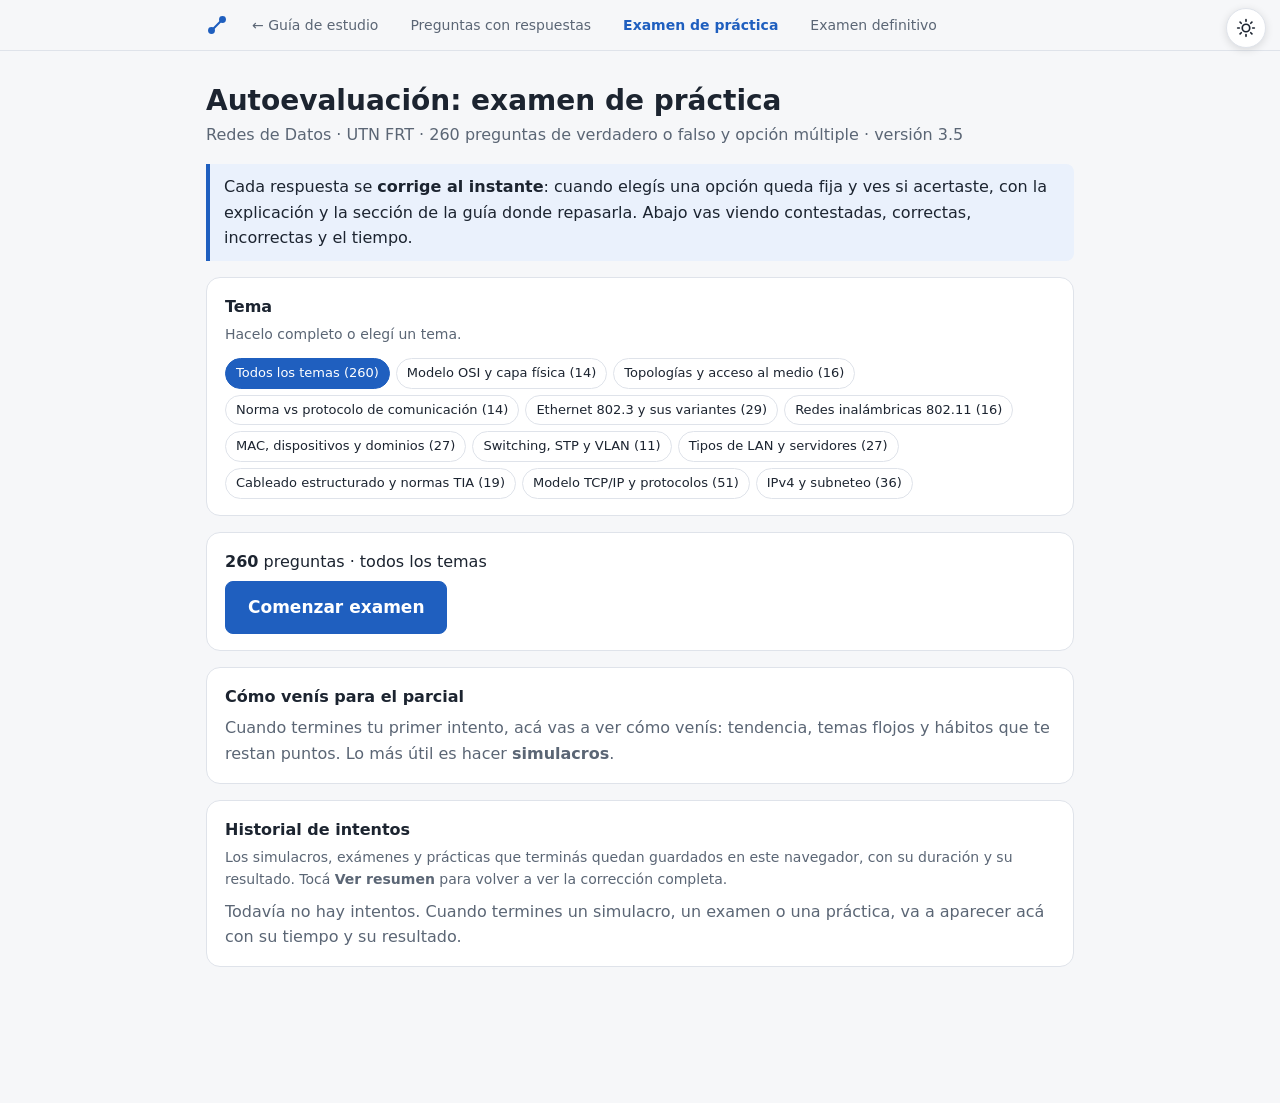
<file: practica.html>
<!doctype html>
<html lang="es">
<head>
<meta charset="utf-8">
<meta name="viewport" content="width=device-width, initial-scale=1">
<title>Autoevaluación · Examen de práctica</title>
<meta name="description" content="Examen de Redes de Datos con corrección inmediata en cada pregunta.">
<link rel="icon" href="img/logo.svg" type="image/svg+xml">
<link rel="icon" href="img/logo-32.png" sizes="32x32" type="image/png">
<link rel="apple-touch-icon" href="img/logo-180.png">
<meta name="theme-color" content="#1f5fbf">
<style>
:root{--bg:#f6f7f9;--card:#fff;--ink:#1c2430;--mut:#5b6675;--line:#dfe3ea;--acc:#1f5fbf;--acc2:#0e8a6a;--warn:#b45309;--warnbg:#fff6e5;--okbg:#e9f7f1;--infobg:#eaf1fc;--code:#f0f2f6;--on-acc:#fff;--bad:#c0392b;--badbg:#fdecea;--sel:#1f5fbf;--selbg:#e3edfc}
@media (prefers-color-scheme:dark){:root:not([data-theme="light"]){--bg:#12161c;--card:#1a2029;--ink:#e6eaf0;--mut:#9aa6b6;--line:#2c3542;--acc:#6ea8ff;--acc2:#4fd1a5;--warn:#f0b35a;--warnbg:#33290f;--okbg:#12302a;--infobg:#16263f;--code:#232b37;--on-acc:#0b1220;--bad:#ff7b6b;--badbg:#3a1b18;--sel:#6ea8ff;--selbg:#1b2c48}}
:root[data-theme="dark"]{--bg:#12161c;--card:#1a2029;--ink:#e6eaf0;--mut:#9aa6b6;--line:#2c3542;--acc:#6ea8ff;--acc2:#4fd1a5;--warn:#f0b35a;--warnbg:#33290f;--okbg:#12302a;--infobg:#16263f;--code:#232b37;--on-acc:#0b1220;--bad:#ff7b6b;--badbg:#3a1b18;--sel:#6ea8ff;--selbg:#1b2c48}
*{box-sizing:border-box}
html{scroll-behavior:smooth}
body{margin:0;background:var(--bg);color:var(--ink);font:16px/1.6 system-ui,-apple-system,"Segoe UI",Roboto,sans-serif}
a,a:visited{color:var(--acc)}
.top{position:sticky;top:0;z-index:40;background:var(--bg);border-bottom:1px solid var(--line)}
.top-in{max-width:900px;margin:0 auto;padding:10px 70px 10px 16px;display:flex;flex-wrap:wrap;gap:6px 16px;align-items:center;font-size:14px}
.top-in a{text-decoration:none;color:var(--mut);padding:4px 8px;border-radius:6px}
.top-in a:hover{background:var(--card);color:var(--acc)}
.top-in a.on{color:var(--acc);font-weight:700}
main{max-width:900px;margin:0 auto;padding:24px 16px 120px}
h1{font-size:28px;margin:8px 0 4px;line-height:1.25}
h2{font-size:21px;margin:40px 0 10px;padding-top:10px;border-top:3px solid var(--acc)}
.sub{color:var(--mut);margin-bottom:16px}
.box{border-left:4px solid var(--acc);background:var(--infobg);padding:10px 14px;border-radius:0 8px 8px 0;margin:12px 0}
.chips{display:flex;flex-wrap:wrap;gap:6px;margin:12px 0}
.chips a,.chips button{font:inherit;font-size:13px;padding:4px 10px;border-radius:99px;border:1px solid var(--line);background:var(--card);color:var(--ink);text-decoration:none;cursor:pointer}
.chips a:hover,.chips button:hover{border-color:var(--acc);color:var(--acc)}
.chips button.on{background:var(--acc);border-color:var(--acc);color:var(--on-acc)}
.q{background:var(--card);border:1px solid var(--line);border-radius:12px;padding:14px 16px;margin:12px 0}
.qh{display:flex;gap:8px;align-items:center;margin-bottom:6px;flex-wrap:wrap}
.num{font-weight:700;color:var(--acc)}
.tipo{font-size:11px;font-weight:700;text-transform:uppercase;letter-spacing:.04em;padding:2px 8px;border-radius:99px;background:var(--infobg);color:var(--acc)}
.tipo.vf{background:var(--okbg);color:var(--acc2)}
.enun{margin:0 0 10px;font-weight:500}
ol.ops{list-style:none;margin:0;padding:0;display:grid;gap:6px}
ol.ops li{padding:7px 12px;border:1px solid var(--line);border-radius:8px;display:flex;gap:10px}
.let{font-weight:700;color:var(--mut);min-width:18px}
details{margin-top:10px;border-top:1px dashed var(--line);padding-top:8px}
summary{cursor:pointer;font-weight:600;color:var(--acc)}
.resp{margin:8px 0 0;padding:10px 12px;border-radius:8px;background:var(--okbg)}
.resp b:first-child{color:var(--acc2)}
.resp.f{background:var(--badbg)}
.resp.f b:first-child{color:var(--bad)}
.opt{font:inherit;text-align:left;width:100%;padding:9px 12px;border:1.5px solid var(--line);border-radius:8px;background:var(--card);color:var(--ink);display:flex;gap:10px;align-items:flex-start;cursor:pointer;transition:border-color .12s,background .12s}
.opt:hover{border-color:var(--sel)}
.opt[aria-pressed="true"]{border-color:var(--sel);background:var(--selbg);font-weight:600}
.opt[aria-pressed="true"] .let{color:var(--sel)}
.opt:disabled{cursor:default}
.opt.ok{border-color:var(--acc2);background:var(--okbg)}
.opt.bad{border-color:var(--bad);background:var(--badbg)}
.mark{margin-left:auto;font-size:12px;font-weight:700;white-space:nowrap}
.opt.ok .mark{color:var(--acc2)}.opt.bad .mark{color:var(--bad)}
.hint{font-size:13px;color:var(--mut);margin-top:6px}
.q.res-ok{border-left:5px solid var(--acc2)}.q.res-bad{border-left:5px solid var(--bad)}.q.res-none{border-left:5px solid var(--warn)}
.estado{font-size:12px;font-weight:700;margin-left:auto}
.res-ok .estado{color:var(--acc2)}.res-bad .estado{color:var(--bad)}.res-none .estado{color:var(--warn)}
.bar{position:fixed;left:0;right:0;bottom:0;z-index:45;background:var(--card);border-top:1px solid var(--line);box-shadow:0 -4px 16px rgba(0,0,0,.08)}
.bar-in{max-width:900px;margin:0 auto;padding:10px 16px;display:flex;gap:12px;align-items:center;flex-wrap:wrap}
.prog{flex:1;min-width:160px}
.prog-txt{font-size:13px;color:var(--mut)}
.track{height:8px;border-radius:99px;background:var(--line);overflow:hidden;margin-top:4px}
.fill{height:100%;width:0;background:var(--acc);transition:width .2s}
.btn{font:inherit;font-weight:700;padding:9px 16px;border-radius:8px;border:1.5px solid var(--acc);background:var(--acc);color:var(--on-acc);cursor:pointer}
.btn.sec{background:transparent;color:var(--acc)}
.btn:hover{filter:brightness(1.08)}
.aviso{display:none;width:100%;background:var(--warnbg);border:1px solid var(--warn);border-radius:8px;padding:8px 12px;font-size:14px}
.aviso.on{display:flex;gap:10px;align-items:center;flex-wrap:wrap}
.score{display:grid;grid-template-columns:repeat(auto-fit,minmax(130px,1fr));gap:10px;margin:16px 0}
.score div{background:var(--card);border:1px solid var(--line);border-radius:12px;padding:12px;text-align:center}
.score b{display:block;font-size:28px;line-height:1.2}
.score .k-ok b{color:var(--acc2)}.score .k-bad b{color:var(--bad)}.score .k-none b{color:var(--warn)}.score .k-nota b{color:var(--acc)}
.hidden{display:none!important}
::view-transition-old(root),::view-transition-new(root){animation-duration:.3s;animation-timing-function:ease}
[id]{scroll-margin-top:calc(var(--anch,0px) + 14px)}

.top ~ main .sbar{top:var(--toph,49px);padding-right:0;margin:0 -16px 6px;padding-left:16px;padding-right:16px}
.theme-btn{position:fixed;top:8px;right:14px;z-index:50;width:40px;height:40px;border-radius:50%;border:1px solid var(--line);background:var(--card);color:var(--ink);display:grid;place-items:center;cursor:pointer;box-shadow:0 2px 8px rgba(0,0,0,.12)}
.theme-btn:hover{color:var(--acc)}
.theme-btn svg{width:20px;height:20px}
.theme-btn .moon{display:none}
:root[data-theme="dark"] .theme-btn .sun{display:none}
:root[data-theme="dark"] .theme-btn .moon{display:block}
@media (max-width:600px){h1{font-size:23px}.bar-in{gap:8px}.btn{padding:8px 12px}}

.sbar{position:sticky;top:0;z-index:30;background:var(--bg);padding:10px 60px 10px 0;margin:0 0 6px;display:flex;gap:8px;align-items:center;border-bottom:1px solid var(--line)}
.sbox{flex:1;display:flex;align-items:center;gap:8px;background:var(--card);border:1.5px solid var(--line);border-radius:10px;padding:0 10px;min-width:0}
.sbox:focus-within{border-color:var(--acc)}
.sbox svg{width:18px;height:18px;color:var(--mut);flex:none}
.sbox input{flex:1;min-width:0;border:0;background:transparent;color:var(--ink);font:inherit;padding:9px 0;outline:none}
.sbox kbd{font:12px ui-monospace,monospace;color:var(--mut);border:1px solid var(--line);border-radius:4px;padding:0 5px}
.sbar.has .sbox kbd{display:none}
.scount{font-size:13px;color:var(--mut);white-space:nowrap;min-width:0}
.sbtn{font:inherit;width:34px;height:34px;border-radius:8px;border:1px solid var(--line);background:var(--card);color:var(--ink);cursor:pointer;display:none;place-items:center;flex:none}
.sbar.has .sbtn{display:grid}
.sbtn:hover{border-color:var(--acc);color:var(--acc)}
mark.sr{background:#fde68a;color:inherit;border-radius:2px;padding:0 1px}
mark.sr.cur{background:#f59e0b;color:#111;outline:2px solid #f59e0b}
:root[data-theme="dark"] mark.sr{background:#6b5300;color:#fff}
:root[data-theme="dark"] mark.sr.cur{background:#f59e0b;color:#111}
@media (max-width:600px){.sbar{padding-right:52px;flex-wrap:wrap}.sbox kbd{display:none}}

.top-in .tlogo{width:22px;height:22px;flex:none;align-self:center;padding:0;background:none}
.h-cab{display:flex;justify-content:space-between;align-items:baseline;gap:10px;flex-wrap:wrap}
.h-cab h3{margin:0}
#histBorrar{font-size:13px;color:var(--mut)}
.h-vacio{color:var(--mut);margin:6px 0 0}
.h-kpis{display:grid;grid-template-columns:repeat(auto-fit,minmax(140px,1fr));gap:10px;margin:12px 0}
.h-kpis>div{border:1px solid var(--line);border-radius:12px;padding:10px 12px;background:var(--bg)}
.h-kpis b{display:block;font-size:22px;font-weight:800;letter-spacing:-.01em}
.h-kpis span{font-size:12.5px;color:var(--mut);line-height:1.35;display:block}
.h-tabla{overflow-x:auto;margin-top:10px}
.h-tabla table{width:100%;border-collapse:collapse;font-size:14px}
.h-tabla th{text-align:left;font-size:12px;text-transform:uppercase;letter-spacing:.04em;color:var(--mut);padding:6px 8px;border-bottom:1.5px solid var(--line)}
.h-tabla td{padding:8px;border-bottom:1px solid var(--line);vertical-align:middle;white-space:nowrap}
.h-tabla td:nth-child(3){white-space:normal;min-width:140px}
.h-tabla .btn{padding:5px 10px;font-size:13px}
.h-tipo{display:inline-block;font-size:12px;font-weight:700;border-radius:99px;padding:2px 9px;background:var(--infobg);color:var(--acc)}
.h-sim{background:var(--warnbg);color:var(--warn)}.h-practica{background:var(--okbg);color:var(--acc2)}
.h-ok{color:var(--acc2);font-weight:700}.h-bad{color:var(--bad);font-weight:700}
.logban{margin:14px 0 0;padding:10px 14px;border-radius:10px;background:var(--infobg);border:1px solid var(--line);font-size:14.5px}
.i-ver{display:flex;flex-direction:column;gap:3px;border-radius:12px;padding:12px 16px;border-left:5px solid var(--acc);background:var(--infobg)}
.i-ver>b{font-size:19px}.i-ver span{font-size:14.5px;line-height:1.5}
.i-ok{border-color:var(--acc2);background:var(--okbg)}.i-ok>b{color:var(--acc2)}
.i-mid{border-color:var(--warn);background:var(--warnbg)}.i-mid>b{color:var(--warn)}
.i-bad{border-color:var(--bad);background:var(--badbg)}.i-bad>b{color:var(--bad)}
.i-h{margin:18px 0 8px;font-size:15px}
.i-tend{display:flex;align-items:flex-end;gap:8px;height:130px;padding:4px 2px 0;border-bottom:1.5px solid var(--line)}
.i-col{flex:1;max-width:46px;height:100%;display:flex;flex-direction:column;justify-content:flex-end;align-items:center;gap:3px}
.i-col span{font-size:11.5px;font-weight:700}
.i-col i{display:block;width:100%;border-radius:6px 6px 0 0;background:var(--acc)}
.i-col i.nosub{background:repeating-linear-gradient(45deg,var(--acc),var(--acc) 5px,var(--badbg) 5px,var(--badbg) 9px)}
.i-col small{font-size:11px;color:var(--mut);margin-bottom:-18px}
.i-nota{font-size:13.5px;color:var(--mut);margin:24px 0 0}
.i-temas{list-style:none;padding:0;margin:0}
.i-temas li{display:grid;grid-template-columns:minmax(0,1.4fr) minmax(80px,1fr) auto;gap:10px;align-items:center;padding:6px 0;border-bottom:1px solid var(--line);font-size:14px}
.i-bar{height:8px;border-radius:99px;background:var(--badbg);overflow:hidden}.i-bar i{display:block;height:100%;background:var(--acc2)}
.i-num{font-size:12.5px;color:var(--mut);white-space:nowrap}
.i-tips{margin:0;padding-left:20px}.i-tips li{margin:6px 0;font-size:14.5px;line-height:1.5}
@media (max-width:640px){.i-temas li{grid-template-columns:1fr;gap:4px}.h-tabla td:nth-child(4){display:none}.h-tabla th:nth-child(4){display:none}}

.simbox{background:var(--card);border:1px solid var(--line);border-radius:10px;padding:8px 14px;margin:10px 0}.simbox p{margin:6px 0}.sim-ok{color:var(--acc2)}.sim-bad{color:var(--bad)}
.ops{display:grid;gap:6px}
.panel{background:var(--card);border:1px solid var(--line);border-radius:14px;padding:16px 18px;margin:16px 0}
.panel h3{margin:0 0 4px;font-size:16px}
.panel .sub{margin:0 0 8px;font-size:14px}
.lnk{font:inherit;background:none;border:0;color:var(--acc);text-decoration:underline;cursor:pointer;padding:0}
.big{font-size:17px;padding:12px 22px;margin-top:6px}
.otro{display:inline-flex;align-items:center;gap:6px;font-size:13px;margin-left:4px}
.otro input{width:64px;font:inherit;padding:4px 8px;border-radius:8px;border:1px solid var(--line);background:var(--card);color:var(--ink)}
.fb{margin:10px 0 0;padding:10px 12px;border-radius:8px;line-height:1.55}
.fb.ok{background:var(--okbg)}.fb.ok>b:first-child{color:var(--acc2)}
.fb.bad{background:var(--badbg)}.fb.bad>b:first-child{color:var(--bad)}
.fb .por{font-weight:700}
.fb .corr{color:var(--acc2)}
.repasar{font-size:13px;color:var(--mut);margin-top:8px}
.stats{display:flex;gap:6px 16px;flex-wrap:wrap;align-items:center;font-size:14px;flex:1;min-width:200px}
.stats .st{display:inline-flex;gap:5px;align-items:baseline;white-space:nowrap}
.stats .st b{font-size:16px}
.stats .st.ok b{color:var(--acc2)}.stats .st.bad b{color:var(--bad)}
.stats .st.tm.alerta b{color:var(--bad)}
.stats .track{width:100%;margin-top:2px}
.btn.pulso{animation:pulso 1.4s ease-in-out infinite}
@keyframes pulso{0%,100%{box-shadow:0 0 0 0 rgba(31,95,191,.45)}50%{box-shadow:0 0 0 7px rgba(31,95,191,0)}}
.score .k-tm b{color:var(--ink)}
ul.rep{list-style:none;padding:0;margin:0;display:grid;gap:6px}
ul.rep li{display:flex;flex-wrap:wrap;gap:4px 12px;justify-content:space-between;background:var(--card);border:1px solid var(--line);border-radius:8px;padding:8px 12px}
ul.rep li span{color:var(--mut);font-size:14px}
.todo-ok{font-weight:600;color:var(--acc2)}
.porTiempo{background:var(--warnbg);border:1px solid var(--warn);border-radius:8px;padding:8px 12px;margin:10px 0;font-weight:600}
@media (prefers-reduced-motion:reduce){.btn.pulso{animation:none}}
</style>
</head>
<body>
<button class="theme-btn" id="themeBtn" type="button" aria-label="Cambiar a modo oscuro" title="Cambiar modo claro / oscuro"><svg class="sun" viewBox="0 0 24 24" fill="none" stroke="currentColor" stroke-width="2" stroke-linecap="round"><circle cx="12" cy="12" r="4.5"/><path d="M12 2v2M12 20v2M4.9 4.9l1.4 1.4M17.7 17.7l1.4 1.4M2 12h2M20 12h2M4.9 19.1l1.4-1.4M17.7 6.3l1.4-1.4"/></svg><svg class="moon" viewBox="0 0 24 24" fill="none" stroke="currentColor" stroke-width="2" stroke-linecap="round" stroke-linejoin="round"><path d="M21 12.8A9 9 0 1 1 11.2 3a7 7 0 0 0 9.8 9.8z"/></svg></button>
<header class="top"><div class="top-in"><a class="tlogo" href="index.html" aria-label="Guía"><svg viewBox="0 0 64 64" width="22" height="22" aria-hidden="true" style="display:block;color:var(--acc)"><path d="M17 47 L47 17" stroke="currentColor" stroke-width="6" stroke-linecap="round"/><circle cx="16" cy="48" r="10" fill="currentColor"/><circle cx="48" cy="16" r="10" fill="currentColor"/></svg></a><a href="index.html">← Guía de estudio</a><a href="autoevaluacion.html">Preguntas con respuestas</a><a href="practica.html" class="on">Examen de práctica</a><a href="examen.html">Examen definitivo</a></div></header>
<main>
<h1>Autoevaluación: examen de práctica</h1>
<div class="sub">Redes de Datos · UTN FRT · 260 preguntas de verdadero o falso y opción múltiple · versión 3.5</div>
<section id="setup">
<div class="box">Cada respuesta se <b>corrige al instante</b>: cuando elegís una opción queda fija y ves si acertaste, con la explicación y la sección de la guía donde repasarla. Abajo vas viendo contestadas, correctas, incorrectas y el tiempo.</div>

<div class="panel" id="temasBox"><h3>Tema</h3><div class="sub">Hacelo completo o elegí un tema.</div><div class="chips" id="chips" style="margin-bottom:0"></div></div>

<div class="panel"><div id="setupInfo"></div><button type="button" class="btn big" id="comenzar">Comenzar examen</button></div>
<div class="panel" id="insBox"><h3>Cómo venís para el parcial</h3><div id="ins"></div></div>
<div class="panel" id="histBox"><div class="h-cab"><h3>Historial de intentos</h3><span id="histBorrar"></span></div><div class="sub">Los simulacros, exámenes y prácticas que terminás quedan guardados en este navegador, con su duración y su resultado. Tocá <b>Ver resumen</b> para volver a ver la corrección completa.</div><div id="hist"></div></div>
</section>
<section id="resultado" class="hidden">
<div class="logban hidden" id="rLog"></div>
<h2 style="margin-top:16px">Resultado · <span id="rTema"></span></h2>
<div class="porTiempo hidden" id="rPorTiempo">⏱ Se terminó el tiempo: el examen se envió automáticamente.</div>
<div class="score"><div class="k-nota"><b id="rNota">0%</b><span id="rNotaLbl">Nota</span></div><div class="k-ok"><b id="rOk">0</b>Correctas</div><div class="k-bad"><b id="rBad">0</b>Incorrectas</div><div class="k-none"><b id="rNone">0</b>Sin responder</div><div class="k-tm"><b id="rTiempo">00:00</b>Tiempo</div></div>
<div id="rSim" class="simbox hidden"></div>
<div style="display:flex;gap:10px;flex-wrap:wrap;margin:8px 0 4px"><button type="button" class="btn" id="reintentarInc">Reintentar solo las incorrectas</button><button type="button" class="btn sec" id="repetir">Repetir este examen</button><button type="button" class="btn sec" id="otroTema">Elegir otro tema</button></div>
<h2>Qué repasar</h2>
<div id="rRepaso"></div>
<h2>Corrección</h2>
<div class="chips" id="filtros"><button type="button" data-f="todas" class="on">Ver todas</button><button type="button" data-f="bad">Solo incorrectas</button><button type="button" data-f="none">Solo sin responder</button><button type="button" data-f="ok">Solo correctas</button></div>
</section>
<section id="run" class="hidden"><h2 id="runTitulo" style="margin-top:8px"></h2><div id="lista"></div></section>
</main>
<div class="bar hidden" id="bar"><div class="bar-in">
<div class="stats"><span class="st"><span>Contestadas</span><b id="sResp">0 / 0</b></span><span class="st ok"><span>✓ Correctas</span><b id="sOk">0</b></span><span class="st bad"><span>✗ Incorrectas</span><b id="sBad">0</b></span><span class="st tm"><span>⏱</span><b id="sTiempo">00:00</b></span><div class="track"><div class="fill" id="progFill"></div></div></div>
<button type="button" class="btn" id="enviar">Terminar</button>
<div class="aviso" id="aviso"><span id="avisoTxt"></span><button type="button" class="btn" id="enviarIgual">Terminar igual</button><button type="button" class="btn sec" id="seguir">Seguir respondiendo</button></div>
</div></div>
<script>window.__DATA__={"version": "3.5", "temas": [{"id": "osi", "nombre": "Modelo OSI y capa física"}, {"id": "topo", "nombre": "Topologías y acceso al medio"}, {"id": "norma", "nombre": "Norma vs protocolo de comunicación"}, {"id": "eth", "nombre": "Ethernet 802.3 y sus variantes"}, {"id": "wifi", "nombre": "Redes inalámbricas 802.11"}, {"id": "disp", "nombre": "MAC, dispositivos y dominios"}, {"id": "sw", "nombre": "Switching, STP y VLAN"}, {"id": "lan", "nombre": "Tipos de LAN y servidores"}, {"id": "cab", "nombre": "Cableado estructurado y normas TIA"}, {"id": "tcp", "nombre": "Modelo TCP/IP y protocolos"}, {"id": "ip", "nombre": "IPv4 y subneteo"}], "preguntas": [{"id": 1, "tema": "osi", "tipo": "vf", "enunciado": "En el modelo OSI, la unidad de datos de la capa de sesión se llama segmento.", "opciones": ["Verdadero", "Falso"], "correcta": 1, "explicacion": "En el modelo OSI la unidad de datos cambia de nombre en cada capa. En las tres capas superiores (sesión, presentación y aplicación) se llama <b>mensaje</b> (SPDU, PPDU y APDU). El <b>segmento</b> es la PDU de la capa de <b>transporte</b>; después vienen el paquete (red), la trama (enlace) y los bits (física).", "seccion": "s2"}, {"id": 2, "tema": "osi", "tipo": "mc", "enunciado": "Las capas de red y transporte del modelo OSI se agrupan en la función de:", "opciones": ["comunicación", "networking", "servicios", "presentación"], "correcta": 1, "explicacion": "Las 7 capas se agrupan en tres funciones: <b>comunicación</b> (física y enlace: mover bits y tramas por el medio), <b>networking</b> (red y transporte: llevar el mensaje de A a B y asegurarse de que llegue) y <b>servicios</b> (sesión, presentación y aplicación: lo que usa el usuario). Red y transporte son, entonces, networking.", "seccion": "s2"}, {"id": 3, "tema": "osi", "tipo": "mc", "enunciado": "¿Qué subcapa de enlace se encarga del control de flujo y del chequeo de errores?", "opciones": ["MAC", "LLC", "SAP", "PHY"], "correcta": 1, "explicacion": "La capa de enlace se divide en dos subcapas. <b>LLC</b> (Logical Link Control) sincroniza las tramas, hace el <b>control de flujo</b> (por ejemplo con ventana) y el <b>chequeo de errores</b> con el FCS/CRC. <b>MAC</b> se ocupa de otra cosa: el acceso al medio y el direccionamiento físico.", "seccion": "s2"}, {"id": 4, "tema": "osi", "tipo": "vf", "enunciado": "La señalización broadband utiliza toda la capacidad del medio para una sola señal y se usa en LAN.", "opciones": ["Verdadero", "Falso"], "correcta": 1, "explicacion": "Lo que describe el enunciado es <b>baseband</b> (banda base): una sola señal digital usa toda la capacidad del medio, multiplexa con TDM y se usa en <b>LAN</b>. <b>Broadband</b> es lo opuesto: reparte el ancho de banda en varios canales analógicos de distinta frecuencia (FDM), como la TV por cable, y se usa en <b>WAN</b>.", "seccion": "s2"}, {"id": 5, "tema": "osi", "tipo": "mc", "enunciado": "La capa OSI llamada \"el traductor\" y que define el código ASCII o EBCDIC es:", "opciones": ["aplicación", "sesión", "presentación", "transporte"], "correcta": 2, "explicacion": "La capa de <b>presentación</b> es \"el traductor\" del modelo OSI: convierte los datos del formato local a un formato común de red, define el código de caracteres (<b>ASCII, EBCDIC</b>), y además comprime y encripta. Sesión maneja el diálogo y aplicación es la interfaz con el usuario.", "seccion": "s2"}, {"id": 6, "tema": "osi", "tipo": "mc", "enunciado": "El medio con peor comportamiento frente a la EMI es:", "opciones": ["fibra", "coaxil", "STP", "UTP"], "correcta": 3, "explicacion": "El <b>UTP</b> es el medio más vulnerable a la interferencia electromagnética: no tiene blindaje y solo se defiende con el trenzado de los pares. El STP mejora con su malla, el coaxil es aceptable y la <b>fibra óptica</b> es inmune porque transmite luz, no electricidad.", "seccion": "s2"}, {"id": 7, "tema": "topo", "tipo": "vf", "enunciado": "La topología lógica de una red queda determinada por cómo están tendidos los cables.", "opciones": ["Verdadero", "Falso"], "correcta": 1, "explicacion": "Hay que separar dos cosas. La <b>topología física</b> es cómo están tendidos los cables. La <b>topología lógica</b> es cómo circula la información, y la determina el <b>protocolo de acceso al medio</b> que define la norma (contención → bus; token passing → anillo). Por eso pueden no coincidir, como en Ethernet con switch.", "seccion": "s5"}, {"id": 8, "tema": "topo", "tipo": "vf", "enunciado": "Una red Ethernet con switch tiene topología física estrella y lógica bus.", "opciones": ["Verdadero", "Falso"], "correcta": 0, "explicacion": "Físicamente todas las PCs van al switch: <b>estrella</b>. Lógicamente, la norma 802.3 usa CSMA/CD, un protocolo de <b>contención</b>, y la contención genera una topología lógica de <b>bus</b> (difusión). Es el ejemplo clásico de física y lógica distintas.", "seccion": "s5"}, {"id": 9, "tema": "topo", "tipo": "vf", "enunciado": "Wi-Fi usa CSMA/CD.", "opciones": ["Verdadero", "Falso"], "correcta": 1, "explicacion": "Wi-Fi (802.11) usa <b>CSMA/CA</b>. Una radio no puede escuchar mientras transmite, porque su propia señal tapa a las demás, así que no puede <b>detectar</b> colisiones como hace Ethernet con CSMA/CD. Por eso las <b>evita</b>: espera un tiempo aleatorio antes de transmitir y el receptor confirma con un ACK.", "seccion": "s6"}, {"id": 10, "tema": "topo", "tipo": "vf", "enunciado": "En token passing no hay colisiones.", "opciones": ["Verdadero", "Falso"], "correcta": 0, "explicacion": "En token passing circula una trama especial, el <b>token</b>, y solo puede transmitir la estación que lo tiene. Como nunca transmiten dos a la vez, <b>no hay colisiones</b> y el tiempo de espera máximo está acotado: es un método <b>determinístico</b>.", "seccion": "s6"}, {"id": 11, "tema": "topo", "tipo": "vf", "enunciado": "Token Ring con MSAU tiene topología física en anillo.", "opciones": ["Verdadero", "Falso"], "correcta": 1, "explicacion": "Con la MSAU, cada PC se cablea hasta el concentrador, así que la topología <b>física es estrella</b>. Por dentro, la MSAU mantiene el anillo cerrado y el token sigue pasando de estación en estación: la topología <b>lógica es anillo</b>. Los relés de bypass sacan del anillo a las PCs apagadas.", "seccion": "s7"}, {"id": 12, "tema": "topo", "tipo": "vf", "enunciado": "Polling es un método de contención.", "opciones": ["Verdadero", "Falso"], "correcta": 1, "explicacion": "<b>Polling</b> (sondeo) no es contención: un <b>maestro</b> le pregunta por turnos a cada esclavo si tiene algo para transmitir. Es <b>determinístico</b>, sin colisiones, pero si cae el maestro no hay comunicación. Los métodos de contención son Aloha, CSMA, CSMA/CD y CSMA/CA.", "seccion": "s6"}, {"id": 13, "tema": "topo", "tipo": "mc", "enunciado": "¿Qué variante de CSMA usa Ethernet?", "opciones": ["no persistente", "p-persistente", "1-persistente", "Aloha ranurado"], "correcta": 2, "explicacion": "Ethernet usa CSMA <b>1-persistente</b>: si encuentra el canal ocupado, se queda escuchando y transmite apenas se libera (con probabilidad 1). La <b>p-persistente</b> transmite con probabilidad p y la <b>no persistente</b> espera un tiempo aleatorio antes de volver a escuchar. Aloha ranurado ni siquiera escucha el canal.", "seccion": "s6"}, {"id": 14, "tema": "norma", "tipo": "vf", "enunciado": "La velocidad de una LAN está determinada por la norma de comunicación.", "opciones": ["Verdadero", "Falso"], "correcta": 0, "explicacion": "La velocidad es una de las cosas que <b>fija la norma</b>: 802.3u define 100 Mbps, 802.3ab 1 Gbps, 802.3an 10 Gbps. Los protocolos de comunicación (TCP/IP) no la determinan. En la práctica, la velocidad real la limita el eslabón más lento entre placa de red, cable y puerto del switch.", "seccion": "snp"}, {"id": 15, "tema": "norma", "tipo": "vf", "enunciado": "TCP/IP es una norma de comunicación.", "opciones": ["Verdadero", "Falso"], "correcta": 1, "explicacion": "<b>TCP/IP es una suite de protocolos de comunicación</b>, no una norma. Trabaja en las capas 3 a 7 y lo implementa el software (el sistema operativo). Una <b>norma</b> como IEEE 802.3 u 802.11 define capas 1 y 2: medio, velocidad, señal, trama y acceso al medio, y la implementa el hardware.", "seccion": "snp"}, {"id": 16, "tema": "norma", "tipo": "vf", "enunciado": "IEEE 802.11 define la velocidad, la banda de frecuencia y el método de acceso al medio de una red inalámbrica.", "opciones": ["Verdadero", "Falso"], "correcta": 0, "explicacion": "Eso es exactamente lo que fija una <b>norma de comunicación</b>: 802.11 define el medio (el aire), las bandas (2,4 / 5 / 6 GHz), la velocidad de cada versión y el método de acceso al medio (<b>CSMA/CA</b>). Por eso es una norma y no un protocolo de comunicación.", "seccion": "snp"}, {"id": 17, "tema": "norma", "tipo": "vf", "enunciado": "Al pasar una PC de cable a Wi-Fi cambian la norma y el protocolo de acceso al medio, pero no los protocolos de comunicación.", "opciones": ["Verdadero", "Falso"], "correcta": 0, "explicacion": "Pasar de cable a Wi-Fi cambia la <b>norma</b> (802.3 → 802.11) y con ella el <b>acceso al medio</b> (CSMA/CD → CSMA/CA), porque ambos son capas 1 y 2. Los <b>protocolos de comunicación</b> (IP, TCP, DHCP, DNS) siguen siendo los mismos: es la prueba de que las capas son independientes.", "seccion": "snp"}, {"id": 18, "tema": "norma", "tipo": "vf", "enunciado": "CSMA/CD es un protocolo de comunicación.", "opciones": ["Verdadero", "Falso"], "correcta": 1, "explicacion": "CSMA/CD es un <b>protocolo de acceso al medio</b>: solo decide quién usa el medio y cuándo. Está definido <b>dentro de la norma 802.3</b> y lo ejecuta la placa de red. Un <b>protocolo de comunicación</b> (IP, TCP, HTTP) define cómo se direccionan, transportan e interpretan los datos.", "seccion": "snp"}, {"id": 19, "tema": "norma", "tipo": "mc", "enunciado": "¿Cuál es una norma de comunicación?", "opciones": ["HTTP", "DHCP", "IEEE 802.3u", "UDP"], "correcta": 2, "explicacion": "<b>IEEE 802.3u</b> (Fast Ethernet) es una <b>norma</b>: define medio, velocidad (100 Mbps), conectores y acceso al medio, en capas 1 y 2. HTTP, DHCP y UDP son <b>protocolos de comunicación</b> que trabajan de la capa 3 hacia arriba y se implementan en software.", "seccion": "snp"}, {"id": 20, "tema": "norma", "tipo": "mc", "enunciado": "¿Cuál es un protocolo de comunicación?", "opciones": ["IEEE 802.5", "TIA/EIA-568", "IP", "1000BASE-T"], "correcta": 2, "explicacion": "<b>IP</b> es un protocolo de comunicación de la capa de red: define el formato del paquete y el direccionamiento lógico, y lo implementa el sistema operativo. IEEE 802.5 y TIA/EIA-568 son normas, y 1000BASE-T es una variante de la norma 802.3.", "seccion": "snp"}, {"id": 21, "tema": "norma", "tipo": "mc", "enunciado": "Los tres elementos de un protocolo son:", "opciones": ["medio, velocidad y conector", "sintaxis, semántica y temporización", "origen, destino y datos", "física, enlace y red"], "correcta": 1, "explicacion": "Todo protocolo tiene tres elementos: <b>sintaxis</b> (el formato de los mensajes y sus campos), <b>semántica</b> (qué significa cada campo y qué acción provoca) y <b>temporización</b> (cuándo, a qué velocidad y en qué secuencia se envían). Medio, velocidad y conector son cosas que fija una norma.", "seccion": "snp"}, {"id": 22, "tema": "norma", "tipo": "mc", "enunciado": "La norma de comunicación se implementa principalmente en:", "opciones": ["las aplicaciones", "el sistema operativo", "el hardware (placa de red, cables, switch)", "el servidor DNS"], "correcta": 2, "explicacion": "La norma de comunicación define capas 1 y 2, así que se implementa en <b>hardware</b>: la placa de red, el cable, el switch o el access point. Los <b>protocolos de comunicación</b>, en cambio, se implementan en software: el sistema operativo (la pila TCP/IP) y las aplicaciones.", "seccion": "snp"}, {"id": 23, "tema": "eth", "tipo": "vf", "enunciado": "10GBASE-T puede trabajar en half-duplex con CSMA/CD.", "opciones": ["Verdadero", "Falso"], "correcta": 1, "explicacion": "10GBASE-T (802.3an) es <b>solo full duplex</b>: con este estándar desaparecen oficialmente el half duplex y CSMA/CD. Como cada enlace es punto a punto con el switch y se transmite y recibe a la vez, no hay con quién colisionar.", "seccion": "s9"}, {"id": 24, "tema": "eth", "tipo": "mc", "enunciado": "100BASE-TX corresponde a:", "opciones": ["802.3i", "802.3u", "802.3ab", "802.3an"], "correcta": 1, "explicacion": "100BASE-TX es Fast Ethernet, definida por <b>802.3u</b> (1995). Las otras opciones son: 802.3i = 10BASE-T (10 Mbps), 802.3ab = 1000BASE-T (Gigabit) y 802.3an = 10GBASE-T (10 Gigabit).", "seccion": "s9"}, {"id": 25, "tema": "eth", "tipo": "mc", "enunciado": "En \"10BASE2\", el 2 indica:", "opciones": ["2 pares", "coaxil fino, ~200 m", "2 Mbps", "capa 2"], "correcta": 1, "explicacion": "En las variantes de coaxil, el último número indica la longitud del segmento en centenas de metros. 10BASE2 usa <b>coaxil fino</b> y el 2 viene de redondear a 200 m, aunque el valor exacto de la norma es <b>185 m</b>. En 10BASE5 (coaxil grueso) el 5 son 500 m.", "seccion": "s8"}, {"id": 26, "tema": "eth", "tipo": "mc", "enunciado": "Cable mínimo para 10GBASE-T a 100 m:", "opciones": ["Cat 5", "Cat 5e", "Cat 6", "Cat 6A"], "correcta": 3, "explicacion": "Para 10 Gbps a los <b>100 m</b> completos del canal hace falta <b>Cat 6A</b> (500 MHz), que además controla el alien crosstalk entre cables vecinos. Cat 6 llega a 10 Gbps solo hasta unos 55 m, y Cat 5 / 5e no alcanzan.", "seccion": "s9"}, {"id": 27, "tema": "eth", "tipo": "mc", "enunciado": "El tamaño mínimo de una trama Ethernet 802.3 es:", "opciones": ["46 bytes", "64 bytes", "1500 bytes", "1518 bytes"], "correcta": 1, "explicacion": "La trama Ethernet mínima es de <b>64 bytes</b>, contando desde la MAC destino hasta el FCS: 6 + 6 + 2 + 46 + 4. Si los datos no llegan a 46 bytes se agrega <b>padding</b>. El mínimo existe para que CSMA/CD alcance a detectar una colisión mientras se transmite. 1500 es el máximo de datos y 1518 el máximo de trama.", "seccion": "s8"}, {"id": 28, "tema": "eth", "tipo": "mc", "enunciado": "En una trama Ethernet II, el campo de 2 bytes después de la MAC origen indica:", "opciones": ["la longitud de los datos", "el tipo de protocolo transportado", "el CRC", "la prioridad"], "correcta": 1, "explicacion": "En una trama <b>Ethernet II</b>, el campo de 2 bytes después de la MAC origen indica el <b>tipo de protocolo</b> que viaja en los datos (por ejemplo, IP). En una trama <b>802.3</b>, ese mismo campo indica la <b>longitud</b> del campo de datos.", "seccion": "s8"}, {"id": 29, "tema": "eth", "tipo": "mc", "enunciado": "Según la regla 5-4-3, entre dos PCs no puede haber más de:", "opciones": ["5 repetidores, 4 segmentos, 3 hubs", "5 segmentos, 4 repetidores, 3 segmentos poblados", "5 hubs, 4 switches, 3 routers", "5 PCs por segmento"], "correcta": 1, "explicacion": "La regla 5-4-3: entre dos PCs no puede haber más de <b>5 segmentos</b> en serie, <b>4 repetidores</b> y <b>3 segmentos poblados</b> (con PCs). Todo lo unido por repetidores es un mismo dominio de colisión; la regla acota el retardo para que CSMA/CD detecte las colisiones a tiempo.", "seccion": "s8"}, {"id": 30, "tema": "eth", "tipo": "mc", "enunciado": "10BASE5 usa transceivers:", "opciones": ["incluidos en la NIC con conector BNC", "externos, con llaves vampiro y conector DIX", "RJ-45", "ópticos"], "correcta": 1, "explicacion": "10BASE5 (coaxil grueso) usa <b>transceivers externos</b> que se conectan al cable con <b>llaves vampiro</b>, y la PC se une al transceiver con un cable de hasta 50 m y conector <b>DIX (DB-15)</b>. 10BASE2 usa BNC con el transceiver en la placa, y 10BASE-T usa RJ-45.", "seccion": "s8"}, {"id": 31, "tema": "eth", "tipo": "mc", "enunciado": "La longitud máxima total de una red 10BASE2 es:", "opciones": ["185 m", "500 m", "925 m", "2500 m"], "correcta": 2, "explicacion": "10BASE2 admite hasta 5 segmentos de 185 m: 5 × 185 = <b>925 m</b>. Los 185 m son la longitud de un solo segmento, 500 m es el segmento de 10BASE5 y 2500 m (5 × 500) es la longitud total de una red 10BASE5.", "seccion": "s8"}, {"id": 32, "tema": "eth", "tipo": "vf", "enunciado": "Fast Ethernet (802.3u) soporta cable coaxil.", "opciones": ["Verdadero", "Falso"], "correcta": 1, "explicacion": "Fast Ethernet (802.3u) funciona sobre <b>par trenzado</b> (100BASE-TX, T4, T2) y <b>fibra óptica</b> (100BASE-FX, SX, BX). <b>No soporta coaxil</b>: el coaxil quedó en las variantes de 10 Mbps (10BASE5 y 10BASE2).", "seccion": "s9"}, {"id": 33, "tema": "eth", "tipo": "mc", "enunciado": "¿Qué variante de Fast Ethernet usa 4 pares de UTP Cat 3 y solo funciona en half duplex?", "opciones": ["100BASE-TX", "100BASE-T4", "100BASE-FX", "100BASE-SX"], "correcta": 1, "explicacion": "<b>100BASE-T4</b> usa los <b>4 pares de UTP Cat 3</b> para aprovechar cableado telefónico existente: un par transmite siempre hacia el hub, otro en sentido contrario, y los otros dos conmutan. Funciona <b>solo en half duplex</b>. 100BASE-TX usa 2 pares de Cat 5 y admite full duplex.", "seccion": "s9"}, {"id": 34, "tema": "eth", "tipo": "mc", "enunciado": "En Fast Ethernet full duplex:", "opciones": ["se usa CSMA/CD igual que en half", "se desactiva la detección de colisiones y lo ofrecen solo los switches", "funciona con hubs", "baja a 50 Mbps por sentido"], "correcta": 1, "explicacion": "En full duplex se transmite y recibe a la vez, así que se <b>desactiva la detección de colisiones</b> (no hay con quién chocar). Solo lo pueden ofrecer los <b>switches</b>, porque necesita un enlace punto a punto. Se obtienen 100 Mbps en cada sentido, 200 Mbps en total.", "seccion": "s9"}, {"id": 35, "tema": "wifi", "tipo": "vf", "enunciado": "En una red Wi-Fi ad hoc todo el tráfico pasa por el access point.", "opciones": ["Verdadero", "Falso"], "correcta": 1, "explicacion": "En <b>ad hoc</b> los dispositivos se comunican <b>directamente entre sí</b> (peer to peer), sin access point; sirve para pocos equipos y redes temporales. Lo que describe el enunciado es el modo <b>infraestructura</b>, donde todo pasa por el AP.", "seccion": "s10"}, {"id": 36, "tema": "wifi", "tipo": "mc", "enunciado": "Una estación cree que el canal está libre pero está ocupado por un nodo que ella no oye. Es el problema del:", "opciones": ["nodo expuesto", "nodo oculto", "bucle", "broadcast storm"], "correcta": 1, "explicacion": "Es el problema del <b>nodo oculto</b>: dos estaciones oyen al AP pero no se oyen entre sí, así que una cree que el canal está libre y la transmisión colisiona en el AP. Lo mitiga <b>RTS/CTS</b>, porque todos oyen el CTS del AP y se callan. El nodo expuesto es el caso inverso: cree que está ocupado y no lo está.", "seccion": "s10"}, {"id": 37, "tema": "wifi", "tipo": "mc", "enunciado": "El orden correcto para conectarse a un AP es:", "opciones": ["asociación, escaneo, autenticación", "autenticación, escaneo, asociación", "escaneo, autenticación, asociación", "escaneo, asociación, autenticación"], "correcta": 2, "explicacion": "Primero el <b>escaneo</b>: se descubre el AP (pasivo, por las tramas beacon con el SSID, o activo, con una solicitud de sondeo). Después la <b>autenticación</b>: se confirma la identidad (Open System o Shared Key). Por último la <b>asociación</b>: se intercambian velocidades, SSID e ID de asociación, y recién ahí se transmiten datos.", "seccion": "s10"}, {"id": 38, "tema": "wifi", "tipo": "vf", "enunciado": "Ocultar o cambiar el SSID es una medida de seguridad suficiente.", "opciones": ["Verdadero", "Falso"], "correcta": 1, "explicacion": "El <b>SSID</b> es solo el nombre de la red: identifica y agrupa lógicamente a los equipos de la zona. Ocultarlo o cambiarlo <b>no protege</b> nada, porque se puede descubrir igual. La seguridad real la dan el cifrado y la autenticación: <b>WPA2 o WPA3 con AES</b>. WEP es inseguro.", "seccion": "s10"}, {"id": 39, "tema": "wifi", "tipo": "mc", "enunciado": "La antena que da cobertura de 360° con menor alcance es la:", "opciones": ["direccional", "sectorial", "omnidireccional", "parabólica"], "correcta": 2, "explicacion": "La antena <b>omnidireccional</b> irradia en <b>360°</b>; como reparte la señal en todas las direcciones, tiene <b>menor alcance</b>. La direccional concentra la señal en un sentido y llega más lejos, y la sectorial cubre un ángulo intermedio.", "seccion": "s10"}, {"id": 40, "tema": "wifi", "tipo": "mc", "enunciado": "El material que más atenúa la señal Wi-Fi es:", "opciones": ["madera", "yeso", "ladrillo", "metal"], "correcta": 3, "explicacion": "Los <b>metales</b> (vigas, armarios) son los que más bloquean la radiofrecuencia: interferencia <b>muy alta</b>. Madera, vidrio y yeso atenúan poco; el ladrillo, de forma media; agua, cerámica y papel, mucho.", "seccion": "s10"}, {"id": 41, "tema": "disp", "tipo": "vf", "enunciado": "El switch separa dominios de broadcast.", "opciones": ["Verdadero", "Falso"], "correcta": 1, "explicacion": "El switch separa <b>dominios de colisión</b> (uno por puerto), pero <b>no de broadcast</b>: una trama a FFFF.FFFF.FFFF la reenvía por todos los puertos, porque si no ARP y DHCP no funcionarían. El dominio de broadcast lo separa el <b>router</b> (una red por interfaz) o las <b>VLAN</b>.", "seccion": "s13"}, {"id": 42, "tema": "disp", "tipo": "vf", "enunciado": "El switch aprende las direcciones mirando la MAC destino de las tramas.", "opciones": ["Verdadero", "Falso"], "correcta": 1, "explicacion": "La regla de oro: el switch <b>aprende</b> mirando la <b>MAC origen</b> (anota por qué puerto entró cada dirección) y <b>decide</b> el reenvío con la <b>MAC destino</b>. Si la destino está en la tabla, la manda solo por ese puerto; si no, inunda.", "seccion": "s14"}, {"id": 43, "tema": "disp", "tipo": "vf", "enunciado": "La dirección MAC tiene 32 bits.", "opciones": ["Verdadero", "Falso"], "correcta": 1, "explicacion": "La dirección MAC tiene <b>48 bits</b> (6 bytes), escritos como 12 dígitos hexadecimales. Los primeros 3 bytes identifican al fabricante (OUI) y los otros 3 a la placa. Los <b>32 bits</b> son el tamaño de una dirección <b>IPv4</b>.", "seccion": "s11"}, {"id": 44, "tema": "disp", "tipo": "vf", "enunciado": "Al reemplazar hubs por switches aumenta la cantidad de dominios de colisión.", "opciones": ["Verdadero", "Falso"], "correcta": 0, "explicacion": "Con hubs, todas las PCs comparten <b>un solo</b> dominio de colisión. El switch <b>microsegmenta</b>: cada puerto es un dominio de colisión propio. Hay <b>más</b> dominios, pero más chicos y, en full duplex, sin colisiones. El dominio de broadcast sigue siendo uno.", "seccion": "s13"}, {"id": 45, "tema": "disp", "tipo": "vf", "enunciado": "Un hub trabaja en la capa 2 del modelo OSI.", "opciones": ["Verdadero", "Falso"], "correcta": 1, "explicacion": "El hub trabaja en la <b>capa 1</b> (física): es un <b>repetidor multipuerto</b> que repite la señal eléctrica por todos los puertos, sin entender tramas ni direcciones. El que trabaja en capa 2 es el switch (puente multipuerto), que lee la MAC.", "seccion": "s12"}, {"id": 46, "tema": "disp", "tipo": "vf", "enunciado": "Cuando el switch hace flooding, la trama se convierte en broadcast.", "opciones": ["Verdadero", "Falso"], "correcta": 1, "explicacion": "En el flooding la trama <b>sigue siendo unicast</b>: su destino es una MAC concreta que el switch todavía no conoce, y por eso la copia por todos los puertos menos el de entrada. Las placas que no son el destino la <b>descartan</b>. En un broadcast, en cambio, el destino es FFFF.FFFF.FFFF y todas la procesan.", "seccion": "s14"}, {"id": 47, "tema": "disp", "tipo": "mc", "enunciado": "Dispositivo que separa dominios de broadcast:", "opciones": ["hub", "repetidor", "switch", "router"], "correcta": 3, "explicacion": "El <b>router</b> (capa 3) separa dominios de broadcast: cada interfaz es una red IP distinta y no reenvía broadcasts. El hub y el repetidor (capa 1) no separan nada, y el switch (capa 2) separa solo dominios de colisión.", "seccion": "s12"}, {"id": 48, "tema": "disp", "tipo": "mc", "enunciado": "Switch con 2 PCs directas y un hub en un tercer puerto con 3 PCs. Dominios de colisión y de broadcast:", "opciones": ["5 y 1", "3 y 1", "1 y 1", "3 y 3"], "correcta": 1, "explicacion": "Colisión: cada puerto del switch en uso es un dominio. Los 2 puertos con PC son 2 dominios, y el puerto del hub es <b>1 solo</b> dominio para las 3 PCs que comparten el hub: <b>3 en total</b>. Broadcast: no hay router, así que es <b>1</b>.", "seccion": "s13"}, {"id": 49, "tema": "disp", "tipo": "mc", "enunciado": "En Token Ring, el dispositivo que mantiene el anillo cerrado cuando una PC se apaga es:", "opciones": ["el Monitor Activo", "la MSAU, con sus relés de bypass", "el token", "el router"], "correcta": 1, "explicacion": "La <b>MSAU</b> (Multistation Access Unit) mantiene el anillo cerrado por dentro: sus <b>relés de bypass</b> sacan del anillo el puerto de una PC apagada, y el token sigue circulando entre las demás. El Monitor Activo es una estación que vigila el token y elimina tramas huérfanas, no el cableado.", "seccion": "s7"}, {"id": 50, "tema": "sw", "tipo": "mc", "enunciado": "¿Qué protocolo evita los bucles entre switches?", "opciones": ["VLAN", "STP (802.1D)", "802.1Q", "ARP"], "correcta": 1, "explicacion": "<b>STP</b> (Spanning Tree Protocol, IEEE 802.1D) evita los bucles: elige un switch raíz, calcula los caminos de menor costo y <b>bloquea los puertos redundantes</b>, dejando un árbol sin bucles. Si un enlace activo cae, reactiva uno bloqueado. 802.1Q es el etiquetado de VLAN.", "seccion": "s14b"}, {"id": 51, "tema": "sw", "tipo": "mc", "enunciado": "En STP, el switch raíz es el que tiene:", "opciones": ["mayor velocidad", "menor ID (prioridad + MAC)", "más puertos", "mayor MAC"], "correcta": 1, "explicacion": "El switch raíz es el de <b>menor ID</b>, y el ID es la <b>prioridad</b> (configurable) más la <b>MAC</b> del switch. Después cada switch elige su puerto raíz por menor costo hacia la raíz (más velocidad = menor costo) y se bloquean los puertos no designados.", "seccion": "s14b"}, {"id": 52, "tema": "sw", "tipo": "vf", "enunciado": "Cada VLAN es un dominio de broadcast y para comunicar dos VLANs hace falta un router.", "opciones": ["Verdadero", "Falso"], "correcta": 0, "explicacion": "Una VLAN divide un switch físico en varios switches virtuales: <b>cada VLAN es un dominio de broadcast</b> distinto, con su propia tabla. Como el switch trabaja en capa 2, para pasar tráfico de una VLAN a otra hace falta un <b>router</b> (capa 3).", "seccion": "s14b"}, {"id": 53, "tema": "sw", "tipo": "mc", "enunciado": "¿Cuántos bits del encabezado 802.1Q identifican la VLAN?", "opciones": ["8", "12", "16", "32"], "correcta": 1, "explicacion": "La etiqueta <b>802.1Q</b> mide 4 bytes y se inserta después de la MAC origen. Dentro del campo TCI, <b>12 bits</b> son el <b>VLAN-ID</b>: alcanzan para 4096 valores (se usan 4094 VLANs).", "seccion": "s14b"}, {"id": 54, "tema": "lan", "tipo": "vf", "enunciado": "En una red peer to peer cada PC es cliente y servidor a la vez.", "opciones": ["Verdadero", "Falso"], "correcta": 0, "explicacion": "En una red <b>peer to peer</b> (grupo de trabajo) todas las PCs son iguales: cada una <b>ofrece y pide recursos</b>, así que es cliente y servidor a la vez. Por eso los usuarios son locales y la administración se hace PC por PC; sirve para menos de unas 10 PCs.", "seccion": "s15"}, {"id": 55, "tema": "lan", "tipo": "vf", "enunciado": "En una red de servidor dedicado los recursos compartidos solo pueden estar en el servidor.", "opciones": ["Verdadero", "Falso"], "correcta": 1, "explicacion": "En una red de servidor dedicado lo centralizado es la <b>administración</b> (usuarios, grupos, permisos, validación con Active Directory). Los recursos compartidos pueden estar <b>en el servidor o en cualquier otro nodo del dominio</b>.", "seccion": "s15"}, {"id": 56, "tema": "lan", "tipo": "vf", "enunciado": "Los permisos de recurso compartido se aplican también cuando el usuario accede localmente a la carpeta.", "opciones": ["Verdadero", "Falso"], "correcta": 1, "explicacion": "Los <b>permisos de recurso compartido</b> se validan <b>solo cuando se accede por la red</b>. Si el usuario entra a la carpeta sentado en esa misma PC, no se aplican: ahí mandan los permisos locales (NTFS). Combinando los dos, rige el más restrictivo.", "seccion": "s15"}, {"id": 57, "tema": "lan", "tipo": "mc", "enunciado": "¿Qué servidor asigna automáticamente las direcciones IP?", "opciones": ["DNS", "DHCP", "Proxy", "Dominio"], "correcta": 1, "explicacion": "El servidor <b>DHCP</b> asigna automáticamente IP, máscara, puerta de enlace y DNS, en cuatro pasos (Discover, Offer, Request, Ack) y por un tiempo de concesión. El <b>DNS</b> traduce nombres a IP, el proxy intermedia el acceso a Internet y el de dominio autentica usuarios.", "seccion": "s4"}, {"id": 58, "tema": "cab", "tipo": "vf", "enunciado": "La distancia máxima del cableado horizontal es de 100 metros entre patchera y roseta.", "opciones": ["Verdadero", "Falso"], "correcta": 1, "explicacion": "El cableado horizontal fijo, entre la <b>patchera y la roseta</b>, tiene un máximo de <b>90 m</b>, sin importar el medio. Los <b>100 m</b> son el canal completo: los 90 m fijos más hasta 10 m de patch cords en los extremos.", "seccion": "s16"}, {"id": 59, "tema": "cab", "tipo": "vf", "enunciado": "T568A y T568B se diferencian en la posición de los pares verde y naranja.", "opciones": ["Verdadero", "Falso"], "correcta": 0, "explicacion": "T568A y T568B solo se diferencian en que <b>intercambian el par verde y el par naranja</b> (pines 1-2 y 3-6). Los pares <b>azul</b> (4-5) y <b>marrón</b> (7-8) quedan en el mismo lugar.", "seccion": "s16"}, {"id": 60, "tema": "cab", "tipo": "vf", "enunciado": "Para conectar dos PCs directamente, sin hub, se usa un patch cord cruzado.", "opciones": ["Verdadero", "Falso"], "correcta": 0, "explicacion": "Para unir dos equipos <b>iguales</b> (dos PCs sin hub, o dos hubs sin uplink) se usa un patch cord <b>cruzado</b>: una punta en T568A y la otra en T568B, así la transmisión de uno llega a la recepción del otro (1↔3 y 2↔6). Hoy Auto-MDIX lo resuelve solo, pero la regla clásica es esta.", "seccion": "s16"}, {"id": 61, "tema": "cab", "tipo": "mc", "enunciado": "El MDF es:", "opciones": ["el repartidor de cada planta", "el repartidor principal del edificio", "el punto de demarcación del proveedor", "el cableado entre edificios"], "correcta": 1, "explicacion": "El <b>MDF</b> (Main Distribution Facility) es el <b>repartidor principal del edificio</b>, normalmente en planta baja o sótano: ahí llega la red pública y están los equipos principales y servidores. El repartidor de cada planta es el <b>IDF</b>, el punto de demarcación es el <b>POP</b> y la unión entre edificios es el subsistema de <b>campus</b>.", "seccion": "s16"}, {"id": 62, "tema": "cab", "tipo": "mc", "enunciado": "En 10/100 Mbps, los pines de transmisión y recepción del RJ-45 son:", "opciones": ["1-2 y 3-6", "1-2 y 3-4", "4-5 y 7-8", "1-3 y 2-6"], "correcta": 0, "explicacion": "En 10 y 100 Mbps se usan solo 4 hilos: los pines <b>1 y 2 transmiten</b> (TD+ y TD−) y los <b>3 y 6 reciben</b> (RD+ y RD−). Los pines 4, 5, 7 y 8 no se usan. La opción 1-3 y 2-6 son los pares que se cruzan en un cable cruzado.", "seccion": "s16"}, {"id": 63, "tema": "cab", "tipo": "mc", "enunciado": "La norma que regula el etiquetado y la documentación del cableado es:", "opciones": ["568", "569", "606", "607"], "correcta": 2, "explicacion": "La <b>TIA/EIA-606</b> regula la <b>administración, el etiquetado y la documentación</b>: identificadores únicos, registros, etiquetas en ambos extremos de cada cable y código de colores. La 568 es el cableado en sí, la 569 las rutas y espacios, y la 607 la puesta a tierra.", "seccion": "s17"}, {"id": 64, "tema": "ip", "tipo": "mc", "enunciado": "PC1 es 192.168.1.20/24 y PC2 es 192.168.2.20/24, en el mismo switch sin router. ¿Hay ping?", "opciones": ["Sí, están en el mismo switch", "No, redes distintas y nada que rutee", "Sí, por ARP", "Solo con cable cruzado"], "correcta": 1, "explicacion": "Con máscara /24, PC1 está en la red <b>192.168.1.0</b> y PC2 en la <b>192.168.2.0</b>: son redes distintas. Cada PC manda el paquete a su puerta de enlace, pero no hay router, y el switch, que trabaja en capa 2, <b>no rutea</b> entre redes. El ping no llega.", "seccion": "s18b"}, {"id": 65, "tema": "tcp", "tipo": "mc", "enunciado": "¿Cuál de estos es un protocolo de enrutamiento?", "opciones": ["IP", "RIP", "TCP", "ARP"], "correcta": 1, "explicacion": "Un <b>protocolo de enrutamiento</b> lo usan los routers para descubrir rutas y armar sus tablas: <b>RIP</b> e IGRP. <b>IP</b> es un protocolo <b>ruteable</b>: es el que viaja con los datos. TCP es de transporte y ARP resuelve IP → MAC.", "seccion": "s2"}, {"id": 66, "tema": "tcp", "tipo": "vf", "enunciado": "IP es un protocolo orientado a conexión y confiable.", "opciones": ["Verdadero", "Falso"], "correcta": 1, "explicacion": "IP es <b>sin conexión</b> (no establece nada antes de enviar) y <b>no confiable</b>: no detecta paquetes perdidos, dañados ni desordenados, ni da acuse de recibo. La confiabilidad la agrega <b>TCP</b> en la capa de transporte, que sí es orientado a conexión.", "seccion": "s18i"}, {"id": 67, "tema": "tcp", "tipo": "mc", "enunciado": "Los pasos del three-way handshake de TCP son:", "opciones": ["ACK, SYN, FIN", "SYN, SYN-ACK, ACK", "GET, POST, PUT", "Discover, Offer, Request, Ack"], "correcta": 1, "explicacion": "TCP abre la sesión con el <b>saludo de tres vías</b>: el cliente manda <b>SYN</b>, el servidor responde <b>SYN-ACK</b> (y negocia parámetros) y el cliente confirma con <b>ACK</b>. Recién ahí se crea el circuito virtual. Discover-Offer-Request-Ack es DHCP, y GET/POST/PUT son mensajes HTTP.", "seccion": "s18t"}, {"id": 68, "tema": "tcp", "tipo": "mc", "enunciado": "¿Qué protocolo usa ping?", "opciones": ["TCP", "UDP", "ICMP", "ARP"], "correcta": 2, "explicacion": "<b>Ping</b> usa <b>ICMP</b>: envía un mensaje <b>Echo Request</b> y espera un <b>Echo Reply</b>. ICMP viaja encapsulado en IP y reporta errores y estado de la red, pero no los corrige. Tracert también usa ICMP (el mensaje de tiempo excedido).", "seccion": "s18i"}, {"id": 69, "tema": "ip", "tipo": "mc", "enunciado": "Una PC muestra en ipconfig la dirección 169.254.12.5. Significa que:", "opciones": ["es una IP pública", "es loopback", "no consiguió configuración IP (por ejemplo, falló el DHCP)", "es multicast"], "correcta": 2, "explicacion": "Las direcciones <b>169.254.x.x</b> son de <b>enlace local</b> (APIPA): el sistema operativo se las asigna solo cuando <b>no consigue configuración IP</b>, típicamente porque no respondió el servidor DHCP. Con esa IP el equipo no sale de su red local.", "seccion": "s18b"}, {"id": 70, "tema": "ip", "tipo": "mc", "enunciado": "Red 192.168.1.0 con máscara 255.255.255.192 (/26). ¿Cuántas subredes se obtienen y cuántos hosts utilizables tiene cada una?", "opciones": ["4 subredes de 64 hosts", "4 subredes de 62 hosts", "2 subredes de 126 hosts", "6 subredes de 30 hosts"], "correcta": 1, "explicacion": "Una /26 presta <b>2 bits</b> del último octeto: 2<sup>2</sup> = <b>4 subredes</b>. Quedan 6 bits de host: 2<sup>6</sup> − 2 = <b>62 hosts</b> por subred (se restan la dirección de red y la de broadcast). El salto es 256 − 192 = 64: las subredes son .0, .64, .128 y .192. Ojo: 64 es el salto, no la cantidad de hosts.", "seccion": "s18b"}, {"id": 71, "tema": "tcp", "tipo": "vf", "enunciado": "Chrome es un protocolo de la capa de aplicación de TCP/IP.", "opciones": ["Verdadero", "Falso"], "correcta": 1, "explicacion": "Chrome es un <b>programa</b> (navegador). Lo que está en la capa de aplicación es el <b>protocolo</b> que usa: <b>HTTP o HTTPS</b>. Lo mismo vale para Outlook, que usa SMTP e IMAP, o FileZilla, que usa FTP.", "seccion": "s18a"}, {"id": 72, "tema": "tcp", "tipo": "mc", "enunciado": "¿Qué protocolo de transporte y qué puerto usa normalmente una consulta DNS?", "opciones": ["TCP, puerto 53", "UDP, puerto 53", "UDP, puerto 67", "TCP, puerto 80"], "correcta": 1, "explicacion": "Las consultas DNS son mensajes cortos de pregunta y respuesta, así que van sobre <b>UDP</b> al puerto <b>53</b>: armar una conexión TCP costaría más que la consulta. DNS usa TCP 53 solo para respuestas grandes y transferencias de zona. El 67 es DHCP y el 80, HTTP.", "seccion": "s18a"}, {"id": 73, "tema": "tcp", "tipo": "mc", "enunciado": "En el proceso DORA de DHCP, ¿cuál es el primer mensaje y cómo se envía?", "opciones": ["Offer, en unicast desde el servidor", "Discover, en broadcast desde el cliente", "Request, en unicast desde el cliente", "Acknowledge, en broadcast desde el servidor"], "correcta": 1, "explicacion": "El cliente todavía no tiene IP ni sabe dónde está el servidor, así que arranca con un <b>Discover por broadcast</b>. Siguen <b>Offer</b> (el servidor ofrece una IP), <b>Request</b> (el cliente la pide) y <b>Acknowledge</b> (el servidor confirma y presta la IP por un tiempo). Como el Discover es broadcast, no cruza routers sin un agente de retransmisión.", "seccion": "s18a"}, {"id": 74, "tema": "tcp", "tipo": "mc", "enunciado": "DHCP usa los puertos:", "opciones": ["TCP 20 y 21", "UDP 67 (servidor) y 68 (cliente)", "UDP 53", "TCP 67 y 68"], "correcta": 1, "explicacion": "DHCP trabaja sobre <b>UDP</b>: el servidor escucha en el <b>67</b> y el cliente en el <b>68</b>. Es un intercambio corto dentro de la red local, por eso no necesita la confiabilidad de TCP. Los puertos 20 y 21 son de FTP y el 53, de DNS.", "seccion": "s18a"}, {"id": 75, "tema": "tcp", "tipo": "mc", "enunciado": "El navegador muestra \"No se encontró la dirección del servidor\", pero el ping a la IP del sitio responde. ¿Qué está fallando?", "opciones": ["El cableado", "La resolución de nombres (DNS)", "El servidor web devolvió un error 500", "El TTL"], "correcta": 1, "explicacion": "Si la IP responde, hay conectividad de capas 1 a 3. Lo que no funciona es la traducción del nombre a la IP: el <b>DNS</b>. Se puede confirmar con <code>nslookup</code>. Un error 500 implicaría que el servidor web sí respondió.", "seccion": "s18a"}, {"id": 76, "tema": "tcp", "tipo": "mc", "enunciado": "Un servidor web responde con el código 404. Significa que:", "opciones": ["el servidor falló internamente", "el recurso pedido no existe", "la página se cargó bien", "la página se movió de forma permanente"], "correcta": 1, "explicacion": "Los códigos <b>4xx</b> son errores del lado del pedido: <b>404 Not Found</b> indica que el recurso no existe en el servidor. El servidor sí respondió. Un fallo interno sería <b>500</b> (5xx), una carga correcta <b>200 OK</b> y un movimiento permanente <b>301</b>.", "seccion": "s18a"}, {"id": 77, "tema": "tcp", "tipo": "mc", "enunciado": "Querés leer tu correo desde el celular y la notebook y que ambos queden sincronizados. ¿Qué protocolo corresponde?", "opciones": ["SMTP", "POP3", "IMAP", "FTP"], "correcta": 2, "explicacion": "<b>IMAP</b> (puerto 143) deja los mensajes en el servidor y sincroniza el estado en todos los dispositivos. <b>POP3</b> (110) los descarga a un solo dispositivo y, por defecto, los borra del servidor. <b>SMTP</b> (25) sirve para enviar, no para leer.", "seccion": "s18a"}, {"id": 78, "tema": "tcp", "tipo": "vf", "enunciado": "HTTPS es HTTP con cifrado TLS y usa por defecto el puerto 443.", "opciones": ["Verdadero", "Falso"], "correcta": 0, "explicacion": "Correcto. <b>HTTPS</b> agrega a HTTP una capa de cifrado <b>TLS</b> (antes SSL), de modo que un tercero no pueda leer lo que viaja, y su puerto por defecto es el <b>443</b>. HTTP sin cifrar usa el <b>80</b>.", "seccion": "s18a"}, {"id": 79, "tema": "tcp", "tipo": "mc", "enunciado": "¿Qué es un socket?", "opciones": ["La combinación de dirección IP y número de puerto", "El conector RJ-45 de la placa de red", "La dirección MAC de la interfaz", "El encabezado del segmento TCP"], "correcta": 0, "explicacion": "Un <b>socket</b> es <b>IP + puerto</b>, por ejemplo 192.168.2.150:80. La IP identifica al equipo y el puerto a la aplicación dentro de él. Una conexión queda identificada por el par de sockets de origen y destino.", "seccion": "s18t"}, {"id": 80, "tema": "tcp", "tipo": "mc", "enunciado": "¿Cuál es el rango de los puertos bien conocidos (well-known)?", "opciones": ["0 a 1023", "1024 a 49151", "49152 a 65535", "0 a 65535"], "correcta": 0, "explicacion": "Los <b>bien conocidos</b> van de <b>0 a 1023</b> y los asigna la IANA a servicios estándar (80, 443, 53, 25…). De 1024 a 49151 son <b>registrados</b> (aplicaciones y fabricantes, como MySQL 3306) y de 49152 a 65535, <b>dinámicos</b>: los usa el cliente como puerto de origen temporal.", "seccion": "s18t"}, {"id": 81, "tema": "tcp", "tipo": "mc", "enunciado": "¿Cuántos bytes tiene el encabezado UDP?", "opciones": ["8", "20", "32", "64"], "correcta": 0, "explicacion": "El encabezado <b>UDP</b> tiene <b>8 bytes</b>: puerto de origen, puerto de destino, longitud y checksum. El de <b>TCP</b> tiene como mínimo <b>20 bytes</b>, porque suma número de secuencia, ACK, flags y ventana, entre otros campos. Por eso UDP es más liviano.", "seccion": "s18t"}, {"id": 82, "tema": "tcp", "tipo": "mc", "enunciado": "El host A envía un segmento con número de secuencia 1 y 500 bytes de datos. Si llega bien, ¿qué número de ACK devuelve B?", "opciones": ["1", "500", "501", "1000"], "correcta": 2, "explicacion": "El ACK indica <b>el próximo byte que el receptor espera</b>. A envió los bytes 1 a 500, así que B responde <b>ACK = 501</b>. Si el segmento se perdiera, el ACK no avanzaría y A sabría qué retransmitir.", "seccion": "s18t"}, {"id": 83, "tema": "tcp", "tipo": "mc", "enunciado": "Para una videollamada en tiempo real, ¿qué protocolo de transporte conviene y por qué?", "opciones": ["TCP, porque garantiza que llegue todo", "UDP, porque un dato retransmitido llegaría tarde y generaría pausas", "TCP, porque tiene encabezado más chico", "UDP, porque cifra los datos"], "correcta": 1, "explicacion": "En tiempo real importa más la <b>latencia</b> que la entrega perfecta. Si TCP retransmitiera un fragmento de audio perdido, llegaría tarde y causaría pausas y desfasaje. Con <b>UDP</b> se pierde ese pedacito y se sigue. UDP no cifra nada, y su encabezado (8 bytes) es el más chico, no el de TCP.", "seccion": "s18t"}, {"id": 84, "tema": "tcp", "tipo": "vf", "enunciado": "Una conexión TCP se cierra con el mismo saludo de tres vías que la abre: SYN, SYN-ACK y ACK.", "opciones": ["Verdadero", "Falso"], "correcta": 1, "explicacion": "El cierre usa <b>FIN</b> y <b>ACK</b>, normalmente en <b>cuatro pasos</b>: cada sentido de la conexión se cierra por separado (A manda FIN, B responde ACK, B manda su FIN y A responde ACK). SYN se usa solo para abrir.", "seccion": "s18t"}, {"id": 85, "tema": "tcp", "tipo": "mc", "enunciado": "Un router recibe un paquete con TTL = 1. ¿Qué hace?", "opciones": ["Lo reenvía con TTL = 0", "Lo descarta y avisa al origen con un ICMP Tiempo excedido", "Le pone TTL = 128 y lo reenvía", "Lo devuelve con ICMP Echo Reply"], "correcta": 1, "explicacion": "Cada router le resta 1 al TTL. Si llega a 0, el paquete se <b>descarta</b> y el router le envía al origen un <b>ICMP Tiempo excedido</b> (tipo 11). Así se evitan los paquetes que dan vueltas para siempre en un bucle. Es el mecanismo que aprovecha tracert.", "seccion": "s18i"}, {"id": 86, "tema": "tcp", "tipo": "mc", "enunciado": "¿Qué comando muestra los routers por los que pasa un paquete hasta llegar al destino?", "opciones": ["ping", "tracert", "ipconfig", "arp -a"], "correcta": 1, "explicacion": "<b>tracert</b> (traceroute en Linux) envía paquetes con TTL 1, 2, 3… y cada router que descarta uno responde con ICMP Tiempo excedido, revelando su IP. <b>ping</b> solo prueba la conectividad, <b>ipconfig</b> muestra la configuración IP local y <b>arp -a</b>, la caché ARP.", "seccion": "s18i"}, {"id": 87, "tema": "tcp", "tipo": "mc", "enunciado": "El campo Protocolo del encabezado IP tiene el valor 6. ¿Qué lleva el paquete?", "opciones": ["UDP", "ICMP", "TCP", "ARP"], "correcta": 2, "explicacion": "El campo <b>Protocolo</b> indica a qué protocolo de la capa superior hay que entregar los datos: <b>1 = ICMP</b>, <b>6 = TCP</b>, <b>17 = UDP</b>. ARP no va dentro de IP: viaja directo en la trama, con su propio valor en el campo tipo de Ethernet.", "seccion": "s18i"}, {"id": 88, "tema": "tcp", "tipo": "vf", "enunciado": "Cuando un paquete atraviesa varios routers, las direcciones IP de origen y destino se mantienen, pero las direcciones MAC cambian en cada salto.", "opciones": ["Verdadero", "Falso"], "correcta": 0, "explicacion": "Correcto. Las <b>IP</b> identifican los extremos de punta a punta (salvo que un router haga NAT). Las <b>MAC</b> solo tienen sentido dentro de cada enlace: cada router arma una trama nueva con su MAC como origen y la del siguiente equipo como destino.", "seccion": "s18"}, {"id": 89, "tema": "tcp", "tipo": "mc", "enunciado": "Hacés ping a una PC de tu misma red y la respuesta muestra TTL=128. Lo más probable es que:", "opciones": ["sea un router Cisco", "sea un equipo Windows y no haya routers en el medio", "el paquete haya pasado por 128 routers", "sea un error de configuración"], "correcta": 1, "explicacion": "Windows arranca con <b>TTL 128</b>, Linux con 64 y los equipos Cisco con 255. Si el ping vuelve con 128 exacto, el equipo es probablemente un Windows y <b>no hubo saltos</b> que lo descontaran. En el TP7, los hosts respondieron con 128 y el router con 255.", "seccion": "s18i"}, {"id": 90, "tema": "lan", "tipo": "vf", "enunciado": "Para que un cliente Windows pueda unirse a un dominio de Active Directory, tiene que usar como DNS un servidor que conozca el dominio, normalmente el propio controlador de dominio.", "opciones": ["Verdadero", "Falso"], "correcta": 0, "explicacion": "Correcto. Los clientes no buscan al controlador de dominio por broadcast: consultan al DNS los <b>registros SRV</b> que el controlador publica (por ejemplo _ldap._tcp.dc._msdcs.dominio). Si usan el DNS del router o uno público, no encuentran esos registros y no pueden unirse ni iniciar sesión. Lo comprobamos en el TP5.", "seccion": "s15"}, {"id": 91, "tema": "lan", "tipo": "mc", "enunciado": "Una carpeta compartida da Control total en los permisos de recurso compartido y Leer en NTFS. ¿Qué puede hacer un usuario que entra por la red?", "opciones": ["Control total", "Solo leer", "Nada", "Modificar"], "correcta": 1, "explicacion": "Cuando se accede por la red se evalúan las dos capas y rige <b>la más restrictiva</b>: Control total en el compartido y Leer en NTFS dan <b>Leer</b>. Por eso lo habitual es dejar el compartido abierto y hacer el control fino en NTFS.", "seccion": "s15"}, {"id": 92, "tema": "lan", "tipo": "vf", "enunciado": "Si un usuario tiene Denegar en forma individual y su grupo tiene Permitir, gana el permiso del grupo porque es más amplio.", "opciones": ["Verdadero", "Falso"], "correcta": 1, "explicacion": "Gana la <b>denegación explícita</b>, sin importar que venga de una entrada individual y el permiso de un grupo. Windows evalúa primero las denegaciones explícitas, después los permisos explícitos y después los heredados. Así se hace una excepción con una persona sin sacarla del grupo, como pasó con torresd en el TP4 y Marcos Tapia en el TP5.", "seccion": "s15"}, {"id": 93, "tema": "lan", "tipo": "mc", "enunciado": "Un pasante deja la empresa y hay que quitarle todos los accesos del dominio de forma rápida y reversible. ¿Qué conviene hacer?", "opciones": ["Quitarlo carpeta por carpeta", "Deshabilitar su cuenta en Active Directory", "Cambiarle la IP", "Borrar el grupo al que pertenece"], "correcta": 1, "explicacion": "<b>Deshabilitar la cuenta</b>: sin autenticación no se llega a evaluar ningún permiso de recurso compartido ni NTFS, en ningún equipo. La cuenta conserva su SID, grupos y permisos, así que se revierte habilitándola. Borrar el grupo afectaría a todos los demás.", "seccion": "s15"}, {"id": 94, "tema": "tcp", "tipo": "mc", "enunciado": "Un servidor tiene IP fija 192.168.0.250 y el ámbito DHCP va de .100 a .254. ¿Qué hay que hacer para evitar conflictos?", "opciones": ["Nada, el DHCP detecta solo las IP fijas", "Excluir la .250 del ámbito o achicar el rango", "Cambiar la máscara a /25", "Poner el servidor como cliente DHCP"], "correcta": 1, "explicacion": "El DHCP no sabe qué IP pusiste a mano: si la .250 está en el ámbito, puede dársela a otro equipo y generar un conflicto. Hay que <b>excluirla</b> (o dejar las fijas fuera del rango). En el TP7, el Windows Server permitió exclusiones y el router de Packet Tracer no.", "seccion": "s18a"}, {"id": 95, "tema": "ip", "tipo": "mc", "enunciado": "En una red 192.168.0.0, el DHCP reparte la máscara 255.255.255.128. El servidor tiene la IP 192.168.0.250. ¿Qué pasa con un cliente que recibió 192.168.0.110?", "opciones": ["Se comunica normal, están en la misma red", "Ve al servidor en otra red, porque con /25 su red llega solo hasta .127", "No recibe IP", "Solo falla el DNS"], "correcta": 1, "explicacion": "Con /25, la red del cliente va de <b>192.168.0.0 a 192.168.0.127</b>. El AND con la .250 da otra red (192.168.0.128), así que el cliente intenta llegar al servidor por el gateway y la comunicación directa falla. Es el error que apareció en el TP7: la máscara mal puesta en el router se propagó por DHCP a todos los clientes.", "seccion": "s18b"}, {"id": 96, "tema": "disp", "tipo": "vf", "enunciado": "En la simulación de Packet Tracer, el switch analiza la dirección IP de destino para decidir por qué puerto reenviar la trama.", "opciones": ["Verdadero", "Falso"], "correcta": 1, "explicacion": "El switch es un equipo de <b>capa 2</b>: solo tiene activas las capas 1 y 2 y conmuta por <b>dirección MAC</b> usando su tabla. No mira la IP. Así se vio en el TP6 con In Layers / Out Layers.", "seccion": "s14"}, {"id": 97, "tema": "ip", "tipo": "mc", "enunciado": "¿A qué red pertenece el host 172.16.132.70/20?", "opciones": ["172.16.0.0", "172.16.128.0", "172.16.132.0", "172.16.144.0"], "correcta": 1, "explicacion": "Con /20 la máscara es 255.255.<b>240</b>.0, así que el salto en el tercer octeto es 256 − 240 = <b>16</b>: 0, 16, 32 … 112, <b>128</b>, 144. El 132 cae entre 128 y 143, y la red es <b>172.16.128.0</b> (broadcast 172.16.143.255). Es el ejemplo de la operación AND del apunte de subneteo.", "seccion": "s18b"}, {"id": 98, "tema": "ip", "tipo": "mc", "enunciado": "Hay que dividir una red clase C en 6 subredes con al menos 25 hosts cada una. ¿Qué máscara se usa?", "opciones": ["/26 (255.255.255.192)", "/27 (255.255.255.224)", "/28 (255.255.255.240)", "/25 (255.255.255.128)"], "correcta": 1, "explicacion": "2<sup>N</sup> ≥ 6 da <b>N = 3</b> bits prestados (8 subredes), o sea <b>/27</b>. Quedan 5 bits de host: 2<sup>5</sup> − 2 = <b>30 hosts</b> ≥ 25. Con /26 habría solo 4 subredes, y con /28, solo 14 hosts por subred.", "seccion": "s18b"}, {"id": 99, "tema": "ip", "tipo": "mc", "enunciado": "¿Cuál es la dirección de broadcast de la subred a la que pertenece 192.168.5.77/27?", "opciones": ["192.168.5.63", "192.168.5.95", "192.168.5.127", "192.168.5.255"], "correcta": 1, "explicacion": "/27 = 255.255.255.224, salto 256 − 224 = <b>32</b>. Las subredes empiezan en 0, 32, <b>64</b>, 96… El 77 está en la que empieza en 64, y su broadcast es la dirección anterior a la siguiente subred: <b>192.168.5.95</b>.", "seccion": "s18b"}, {"id": 100, "tema": "ip", "tipo": "mc", "enunciado": "¿Cuál es el primer host válido de la subred de 10.1.1.200/26?", "opciones": ["10.1.1.128", "10.1.1.192", "10.1.1.193", "10.1.1.201"], "correcta": 2, "explicacion": "/26 = 255.255.255.192, salto <b>64</b>: 0, 64, 128, <b>192</b>. El 200 cae en la subred <b>10.1.1.192</b> (red), así que el primer host es <b>10.1.1.193</b> y el broadcast 10.1.1.255.", "seccion": "s18b"}, {"id": 101, "tema": "ip", "tipo": "vf", "enunciado": "Una subred /30 tiene exactamente 2 direcciones de host utilizables.", "opciones": ["Verdadero", "Falso"], "correcta": 0, "explicacion": "Correcto. Con /30 quedan 2 bits de host: 2<sup>2</sup> − 2 = <b>2 hosts</b>. Por eso se usa en los enlaces punto a punto entre routers, que solo necesitan una dirección en cada punta.", "seccion": "s18b"}, {"id": 102, "tema": "ip", "tipo": "mc", "enunciado": "A partir de una red clase B se necesitan al menos 50 subredes. ¿Cuántos bits hay que tomar prestados?", "opciones": ["5", "6", "7", "8"], "correcta": 1, "explicacion": "2<sup>5</sup> = 32 no alcanza, 2<sup>6</sup> = <b>64</b> ≥ 50. Se prestan <b>6 bits</b>: la máscara queda 255.255.252.0 (/22) y sobran 14 subredes para crecer. Es el ejemplo 2 del apunte.", "seccion": "s18b"}, {"id": 103, "tema": "ip", "tipo": "mc", "enunciado": "¿Cuántos hosts utilizables tiene cada subred /22?", "opciones": ["1020", "1022", "1024", "2046"], "correcta": 1, "explicacion": "Con /22 quedan 32 − 22 = <b>10 bits</b> de host: 2<sup>10</sup> − 2 = 1024 − 2 = <b>1022</b>. Ojo: el apunte de subneteo tiene una errata que da 1020.", "seccion": "s18b"}, {"id": 104, "tema": "ip", "tipo": "vf", "enunciado": "Según el apunte de subneteo de la cátedra, una dirección con máscara adaptada (subneteada) se considera sin clase, aunque su primer octeto corresponda a una clase.", "opciones": ["Verdadero", "Falso"], "correcta": 0, "explicacion": "Correcto. Para el apunte, <b>la clase la define la máscara y no la IP</b>: solo con la máscara por defecto (/8, /16, /24) la dirección es de clase A, B o C. Con máscara adaptada es direccionamiento <b>sin clase</b> (classless), por ejemplo 132.18.0.0/22.", "seccion": "s18b"}, {"id": 105, "tema": "ip", "tipo": "mc", "enunciado": "¿Cuál de estas direcciones se puede asignar a un equipo en la red 192.168.10.0/28?", "opciones": ["192.168.10.0", "192.168.10.15", "192.168.10.14", "192.168.10.16"], "correcta": 2, "explicacion": "Con /28 el salto es <b>16</b>: la red 192.168.10.0 va de .0 (red) a .15 (broadcast). Los hosts son de .1 a <b>.14</b>. La .16 ya es la dirección de red de la subred siguiente.", "seccion": "s18b"}, {"id": 106, "tema": "tcp", "tipo": "mc", "enunciado": "¿Qué comando de Windows muestra la tabla que asocia direcciones IP con direcciones MAC?", "opciones": ["netstat", "arp -a", "route print", "hostname"], "correcta": 1, "explicacion": "<b>arp -a</b> muestra la <b>caché ARP</b> (IP ↔ MAC) con sus entradas dinámicas y estáticas. <b>netstat</b> muestra conexiones y puertos, <b>route print</b> la tabla de ruteo y <b>hostname</b> el nombre del equipo.", "seccion": "s18i"}, {"id": 107, "tema": "tcp", "tipo": "mc", "enunciado": "¿Qué comando se usa para comprobar si un servidor DNS resuelve correctamente un nombre?", "opciones": ["nslookup", "ipconfig /release", "tracert", "arp -d"], "correcta": 0, "explicacion": "<b>nslookup</b> consulta al servidor DNS qué IP corresponde a un nombre. En el TP5 se verificó con <code>nslookup Redes1.com</code>, y en el TP7 con <code>nslookup server01.com</code>.", "seccion": "s18i"}, {"id": 108, "tema": "lan", "tipo": "mc", "enunciado": "Un hipervisor que se instala directamente sobre el hardware del servidor, sin sistema operativo anfitrión, es de:", "opciones": ["Tipo 1 (bare metal), como VMware ESXi", "Tipo 2 (hosted), como VirtualBox", "Tipo 2, como VMware Workstation", "Ningún tipo: eso es un contenedor"], "correcta": 0, "explicacion": "El <b>tipo 1 (bare metal)</b> corre directo sobre el hardware y es el estándar en centros de datos: VMware ESXi, Hyper-V, Proxmox. El <b>tipo 2 (hosted)</b> corre como aplicación sobre un SO: VirtualBox, VMware Workstation.", "seccion": "s4"}, {"id": 109, "tema": "cab", "tipo": "mc", "enunciado": "¿Qué ventaja tiene usar fibra óptica en el backbone entre dos salas de telecomunicaciones de distintos pisos, además del ancho de banda?", "opciones": ["Es más barata que el cobre", "Es dieléctrica: no lleva continuidad eléctrica y evita lazos de tierra", "No necesita rotulado", "Permite PoE"], "correcta": 1, "explicacion": "La fibra es <b>dieléctrica</b>: no conduce electricidad, así que no forma <b>lazos de tierra</b> ni lleva diferencias de potencial entre plantas, lo que sí podría pasar con un backbone de cobre. Es la justificación que usamos en el TP2 junto con la TIA-607.", "seccion": "s16"}, {"id": 110, "tema": "cab", "tipo": "mc", "enunciado": "Un canal se arma con cable Cat 6, patch cords Cat 6 y jacks Cat 5e. ¿Qué categoría tiene el canal?", "opciones": ["Cat 6", "Cat 5e", "Cat 6A", "Depende de la longitud"], "correcta": 1, "explicacion": "La categoría del canal la determina <b>el componente de menor prestación</b>: con jacks Cat 5e, el canal es <b>Cat 5e</b>. Por eso en el TP2 se pidió coherencia de categoría en patcheras, jacks, cable y patch cords.", "seccion": "s16"}, {"id": 111, "tema": "norma", "tipo": "vf", "enunciado": "Un protocolo es el conjunto de reglas que gobiernan la comunicación entre entidades de una misma capa: el protocolo de la capa N intercambia información con su homóloga en la máquina destino. <i>(Preparcial)</i>", "opciones": ["Verdadero", "Falso"], "correcta": 0, "explicacion": "Es la definición de protocolo como diálogo entre <b>capas pares</b>: la capa N de un equipo habla con la capa N del otro, siguiendo reglas de sintaxis, semántica y temporización, para dar los servicios de esa capa.", "seccion": "snp"}, {"id": 112, "tema": "eth", "tipo": "vf", "enunciado": "Para detectar errores de transmisión en la capa 2, la estación destino compara el campo FCS de la trama con el resultado de un cálculo que hace sobre el contenido de la misma. <i>(Preparcial)</i>", "opciones": ["Verdadero", "Falso"], "correcta": 0, "explicacion": "El emisor calcula un <b>CRC</b> sobre la trama y lo pone en el <b>FCS</b>. El receptor hace el mismo cálculo; si no coincide, la trama llegó dañada y se descarta. Detecta errores, no los corrige.", "seccion": "s8"}, {"id": 113, "tema": "lan", "tipo": "vf", "enunciado": "Las redes con sistemas operativos peer to peer proveen mayor seguridad y control que una red basada en servidor dedicado. <i>(Preparcial)</i>", "opciones": ["Verdadero", "Falso"], "correcta": 1, "explicacion": "Es al revés. El <b>servidor dedicado</b> centraliza usuarios, grupos, permisos y políticas, con una base de seguridad única: seguridad alta. En <b>peer to peer</b> cada PC administra sus propias cuentas y lo que comparte: seguridad baja.", "seccion": "s15"}, {"id": 114, "tema": "disp", "tipo": "vf", "enunciado": "La NIC de la PC destino, a nivel de la subcapa MAC, chequea si la dirección destino de la trama coincide con su dirección física: si coincide copia los datos y, si no, los ignora. <i>(Preparcial)</i>", "opciones": ["Verdadero", "Falso"], "correcta": 0, "explicacion": "Cada placa filtra por <b>MAC destino</b>: procesa las tramas dirigidas a ella (además de broadcast y los multicast a los que pertenece) y descarta el resto. Por eso, en el flooding del switch, las PC que no son destino descartan la trama en la placa.", "seccion": "s11"}, {"id": 115, "tema": "osi", "tipo": "vf", "enunciado": "El crosstalk ocurre cuando dos cables físicamente próximos interfieren el uno con el otro a través de campos magnéticos. <i>(Preparcial)</i>", "opciones": ["Verdadero", "Falso"], "correcta": 0, "explicacion": "La <b>diafonía</b> (crosstalk) es la interferencia por acoplamiento electromagnético entre conductores cercanos. El <b>trenzado</b> de los pares del UTP está pensado para reducirla.", "seccion": "s12"}, {"id": 116, "tema": "disp", "tipo": "vf", "enunciado": "Un hub o repetidor multipuerto puede filtrar el tráfico, es decir, no enviar a un segmento los datos que no están dirigidos a ninguna PC de ese segmento. <i>(Preparcial)</i>", "opciones": ["Verdadero", "Falso"], "correcta": 1, "explicacion": "El <b>hub</b> es de capa 1: no lee direcciones y repite todo por todos los puertos. Filtrar por MAC es lo que hacen el <b>puente</b> y el <b>switch</b> (capa 2), que tienen una tabla de direcciones.", "seccion": "s12"}, {"id": 117, "tema": "cab", "tipo": "vf", "enunciado": "En cableado estructurado, el subsistema horizontal es el que realiza la conexión de la PC del usuario a la red. <i>(Preparcial)</i>", "opciones": ["Verdadero", "Falso"], "correcta": 1, "explicacion": "El <b>horizontal</b> va del repartidor o rack del piso hasta la roseta (hasta 90 m). La conexión de la PC a la roseta, con el patch cord, corresponde al subsistema de <b>área de trabajo</b>.", "seccion": "s16"}, {"id": 118, "tema": "lan", "tipo": "vf", "enunciado": "Joaquín usa a la mañana el usuario joaquincompras (lectura y ejecución sobre la carpeta compraventas) y a la tarde el usuario joaquinventas (listar el contenido). Sus permisos efectivos sobre la carpeta son la suma de los dos. <i>(Preparcial)</i>", "opciones": ["Verdadero", "Falso"], "correcta": 1, "explicacion": "Son <b>dos cuentas distintas</b>. Los permisos efectivos se calculan por <b>usuario</b> (sumando los suyos y los de sus grupos), no por persona. Con joaquincompras tiene lectura y ejecución; con joaquinventas, solo listar.", "seccion": "s15"}, {"id": 119, "tema": "ip", "tipo": "vf", "enunciado": "Al hacer direccionamiento IP hay que recordar que el identificador de red no puede comenzar con 127. <i>(Preparcial)</i>", "opciones": ["Verdadero", "Falso"], "correcta": 0, "explicacion": "Todo el rango <b>127.x.x.x</b> está reservado para <b>loopback</b> (pruebas hacia el propio equipo, típicamente 127.0.0.1). Ninguna red real puede usarlo.", "seccion": "s18b"}, {"id": 120, "tema": "ip", "tipo": "vf", "enunciado": "La dirección IP 129.102.197.23 es de clase C y su máscara de subred es 255.255.255.0. <i>(Preparcial)</i>", "opciones": ["Verdadero", "Falso"], "correcta": 1, "explicacion": "El primer octeto <b>129</b> está entre 128 y 191: es de <b>clase B</b>, con máscara por defecto <b>255.255.0.0</b>. Las de clase C empiezan entre 192 y 223.", "seccion": "s18b"}, {"id": 121, "tema": "ip", "tipo": "vf", "enunciado": "Las redes de clase C, que tienen menos de 2<sup>8</sup> hosts, utilizan 21 bits para el ID de red y 8 bits para el ID de host. <i>(Preparcial)</i>", "opciones": ["Verdadero", "Falso"], "correcta": 0, "explicacion": "De los 24 bits de red de la clase C, los 3 primeros están fijos en <b>110</b> (marcan la clase) y quedan <b>21 libres</b> para numerar redes: 2<sup>21</sup> = 2.097.152 redes, como en la tabla del apunte. Los hosts usan 8 bits (254 hosts, menos de 2<sup>8</sup>).", "seccion": "s18b"}, {"id": 122, "tema": "disp", "tipo": "mc", "enunciado": "Una red tiene un router conectado a Internet y a un switch de capa 2 con cuatro PC. ¿Cuál afirmación es verdadera? <i>(Parcial anterior)</i>", "opciones": ["Es una red LAN conectada a una red WAN", "Por cómo están conectados los nodos, solo puede ser una red de servidor dedicado", "Cada puerto del switch es un dominio de difusión", "Ninguna de las anteriores"], "correcta": 0, "explicacion": "Las PC con el switch forman una <b>LAN</b> y el router la conecta a Internet, una <b>WAN</b>. El tipo de red (P2P o servidor dedicado) depende del sistema operativo, no de la conexión. Y cada puerto del switch es un dominio de <b>colisión</b>: todo el switch es un único dominio de difusión.", "seccion": "s13"}, {"id": 123, "tema": "eth", "tipo": "vf", "enunciado": "La IEEE 802.3 especifica que la trama tiene un tamaño mínimo de 64 bytes y un máximo de 1518 bytes. <i>(Parcial anterior)</i>", "opciones": ["Verdadero", "Falso"], "correcta": 0, "explicacion": "Mínimo <b>64 bytes</b> (si los datos no llegan a 46 bytes, se rellenan) y máximo <b>1518 bytes</b>: 1500 de datos más 18 de encabezado y FCS, sin contar el preámbulo.", "seccion": "s8"}, {"id": 124, "tema": "topo", "tipo": "vf", "enunciado": "Una de las desventajas de los protocolos de acceso al medio por token passing es que existe una demora fija en ambientes de baja carga. <i>(Parcial anterior)</i>", "opciones": ["Verdadero", "Falso"], "correcta": 0, "explicacion": "Aunque nadie más quiera transmitir, la estación tiene que <b>esperar que le llegue el token</b>. Con poca carga, la contención es más ágil; con mucha carga, el token rinde mejor porque no hay colisiones.", "seccion": "s6"}, {"id": 125, "tema": "osi", "tipo": "vf", "enunciado": "Los transceivers son dispositivos de capa 1 que establecen la comunicación (reciben y transmiten señales) entre la PC y el medio. <i>(Parcial anterior)</i>", "opciones": ["Verdadero", "Falso"], "correcta": 0, "explicacion": "Transceiver = <b>trans</b>misor + re<b>ceiver</b>. Convierte las señales de la placa en señales del medio y viceversa: trabaja con señales, así que es de capa 1.", "seccion": "s12"}, {"id": 126, "tema": "eth", "tipo": "vf", "enunciado": "Las placas de red Fast Ethernet con conectores RJ45 tienen transceivers internos. <i>(Parcial anterior)</i>", "opciones": ["Verdadero", "Falso"], "correcta": 0, "explicacion": "En par trenzado el transceiver está <b>integrado en la placa</b>. El transceiver externo era típico del coaxil grueso (10BASE5), conectado a la PC con un cable de hasta 50 m.", "seccion": "s8"}, {"id": 127, "tema": "eth", "tipo": "vf", "enunciado": "El diámetro de una red es la longitud total entre los dos nodos más remotos de la red. <i>(Parcial anterior)</i>", "opciones": ["Verdadero", "Falso"], "correcta": 0, "explicacion": "El diámetro es la distancia entre los dos extremos más alejados de un dominio de colisión. Ethernet lo limita para que una colisión se detecte mientras la estación todavía está transmitiendo.", "seccion": "s12"}, {"id": 128, "tema": "disp", "tipo": "vf", "enunciado": "La segmentación es el proceso de dividir un único dominio de colisión en dos o más dominios de colisión. <i>(Parcial anterior)</i>", "opciones": ["Verdadero", "Falso"], "correcta": 0, "explicacion": "Se segmenta con <b>puentes, switches o routers</b>: cada segmento (o cada puerto del switch) pasa a ser su propio dominio de colisión, y bajan las colisiones.", "seccion": "s13"}, {"id": 129, "tema": "tcp", "tipo": "vf", "enunciado": "La capa de transporte de TCP/IP es la responsable de entregar los paquetes salto a salto entre routers usando la dirección IP.", "opciones": ["Verdadero", "Falso"], "correcta": 1, "explicacion": "Eso lo hace la capa de <b>Internet</b> (IP), con enrutamiento salto a salto. Transporte (TCP/UDP) lleva los datos <b>de una aplicación a otra</b>, de extremo a extremo, usando <b>puertos</b>: segmenta, numera y, en TCP, confirma y retransmite.", "seccion": "s18t"}, {"id": 130, "tema": "tcp", "tipo": "vf", "enunciado": "La capa de acceso a la red de TCP/IP equivale a las capas física y de enlace de OSI, y su PDU es la trama.", "opciones": ["Verdadero", "Falso"], "correcta": 0, "explicacion": "Acceso a la red agrupa las capas <b>1 y 2</b> de OSI: ahí están las normas como Ethernet y Wi-Fi, las direcciones MAC y la <b>trama</b> (que finalmente sale como bits).", "seccion": "s18"}, {"id": 131, "tema": "tcp", "tipo": "vf", "enunciado": "La capa de aplicación de TCP/IP agrupa las funciones de las capas de sesión, presentación y aplicación del modelo OSI.", "opciones": ["Verdadero", "Falso"], "correcta": 0, "explicacion": "TCP/IP tiene 4 capas: la de <b>aplicación</b> cubre las capas 5, 6 y 7 de OSI. Por eso en Packet Tracer las capas 5 y 6 aparecen sin actividad.", "seccion": "s18"}, {"id": 132, "tema": "disp", "tipo": "vf", "enunciado": "La trama viaja dentro del paquete IP de un extremo al otro de la comunicación.", "opciones": ["Verdadero", "Falso"], "correcta": 1, "explicacion": "Es al revés: el <b>paquete viaja dentro de la trama</b>. Y la trama no llega de punta a punta: en cada router se descarta y se arma una nueva para el siguiente tramo. El paquete es el que se mantiene.", "seccion": "s11"}, {"id": 133, "tema": "disp", "tipo": "vf", "enunciado": "Cuando el destino está en otra red, la trama que sale de la PC lleva como MAC destino la del router (puerta de enlace) y como IP destino la del equipo final.", "opciones": ["Verdadero", "Falso"], "correcta": 0, "explicacion": "La <b>IP destino</b> es siempre el destino final. La <b>MAC destino</b> es el próximo salto: si el destino está afuera, es la MAC del router, que la PC obtiene con ARP.", "seccion": "s11"}, {"id": 134, "tema": "disp", "tipo": "vf", "enunciado": "La dirección física se usa en la capa 3 y la dirección lógica en la capa 2.", "opciones": ["Verdadero", "Falso"], "correcta": 1, "explicacion": "Es al revés: la dirección <b>física (MAC)</b> es de la capa <b>2</b> y la usa el switch; la <b>lógica (IP)</b> es de la capa <b>3</b> y la usa el router.", "seccion": "s11"}, {"id": 135, "tema": "wifi", "tipo": "vf", "enunciado": "Las redes 802.11 usan CSMA/CD porque las estaciones pueden detectar las colisiones mientras transmiten por el aire.", "opciones": ["Verdadero", "Falso"], "correcta": 1, "explicacion": "802.11 usa <b>CSMA/CA</b>: en el aire una estación no puede escuchar mientras transmite, así que no puede detectar colisiones. Las <b>evita</b> (espera aleatoria, RTS/CTS) y confirma cada trama con un <b>ACK</b>.", "seccion": "s10"}, {"id": 136, "tema": "wifi", "tipo": "vf", "enunciado": "En una red Wi-Fi en modo infraestructura, la comunicación entre dos estaciones pasa por el punto de acceso.", "opciones": ["Verdadero", "Falso"], "correcta": 0, "explicacion": "En modo <b>infraestructura</b> todo pasa por el <b>AP</b>; por eso entre dos notebooks hay dos tramos inalámbricos. En modo <b>ad hoc</b> se comunican directamente.", "seccion": "s10"}, {"id": 137, "tema": "lan", "tipo": "vf", "enunciado": "Los permisos de recurso compartido se evalúan también cuando el usuario accede a la carpeta sentado en la misma PC donde está.", "opciones": ["Verdadero", "Falso"], "correcta": 1, "explicacion": "Los permisos de <b>recurso compartido</b> solo se evalúan en el <b>acceso por red</b>. Localmente, solo cuentan los permisos <b>NTFS</b>.", "seccion": "s15"}, {"id": 138, "tema": "lan", "tipo": "vf", "enunciado": "Si un usuario accede por la red a una carpeta con Cambiar en el recurso compartido y Lectura en NTFS, su permiso efectivo es Cambiar.", "opciones": ["Verdadero", "Falso"], "correcta": 1, "explicacion": "Por red se combinan las dos capas y rige la <b>más restrictiva</b>: Cambiar y Lectura dan <b>Lectura</b>.", "seccion": "s15"}, {"id": 139, "tema": "lan", "tipo": "vf", "enunciado": "Dentro de los permisos NTFS, si un usuario recibe Lectura por un grupo y Escritura por otro, su permiso es la suma de ambos, salvo que haya una denegación.", "opciones": ["Verdadero", "Falso"], "correcta": 0, "explicacion": "Dentro de una misma capa, los permisos del usuario y de todos sus grupos <b>se acumulan</b>. La única excepción es una <b>denegación explícita</b>, que gana.", "seccion": "s15"}, {"id": 140, "tema": "lan", "tipo": "vf", "enunciado": "En un dominio de Windows Server, los usuarios se crean una sola vez en Active Directory y pueden iniciar sesión en cualquier equipo del dominio.", "opciones": ["Verdadero", "Falso"], "correcta": 0, "explicacion": "Esa es la ventaja de la <b>administración centralizada</b>: en un grupo de trabajo (peer to peer) habría que crear el usuario en cada PC.", "seccion": "s15"}, {"id": 141, "tema": "tcp", "tipo": "vf", "enunciado": "Un servidor DHCP entrega a los clientes la IP, la máscara, la puerta de enlace y el servidor DNS, pero las IP fijas de servidores e impresoras conviene excluirlas del ámbito.", "opciones": ["Verdadero", "Falso"], "correcta": 0, "explicacion": "DHCP reparte los cuatro datos. Las IP asignadas a mano deben quedar <b>fuera del ámbito</b> o <b>excluidas</b>, porque el DHCP no sabe que están en uso y podría dárselas a otro equipo.", "seccion": "s18a"}, {"id": 142, "tema": "tcp", "tipo": "vf", "enunciado": "El DNS traduce direcciones MAC a direcciones IP.", "opciones": ["Verdadero", "Falso"], "correcta": 1, "explicacion": "El <b>DNS</b> traduce <b>nombres de dominio</b> a direcciones IP (y con la zona inversa, IP a nombre). La traducción de IP a MAC la hace <b>ARP</b>.", "seccion": "s18a"}, {"id": 143, "tema": "cab", "tipo": "vf", "enunciado": "El cable UTP no tiene blindaje y basa su protección contra interferencias en el trenzado de sus pares.", "opciones": ["Verdadero", "Falso"], "correcta": 0, "explicacion": "UTP = <b>Unshielded</b> Twisted Pair. Sin malla ni lámina: el <b>trenzado</b> cancela la interferencia y la diafonía. El STP o FTP agregan blindaje.", "seccion": "s2"}, {"id": 144, "tema": "cab", "tipo": "vf", "enunciado": "La longitud máxima de un tramo de cableado horizontal UTP es de 100 metros, sin contar los patch cords.", "opciones": ["Verdadero", "Falso"], "correcta": 1, "explicacion": "El cableado <b>horizontal fijo</b> llega hasta <b>90 m</b>. Los <b>100 m</b> son el canal completo, sumando los patch cords de los dos extremos (hasta 10 m).", "seccion": "s16"}, {"id": 145, "tema": "eth", "tipo": "vf", "enunciado": "10BASE-T, 100BASE-TX y 1000BASE-T usan cable de par trenzado con una longitud máxima de segmento de 100 m.", "opciones": ["Verdadero", "Falso"], "correcta": 0, "explicacion": "Las variantes <b>BASE-T</b> son sobre par trenzado y comparten el límite de <b>100 m</b> por segmento. Cambian la velocidad, la categoría de cable y los pares que usan.", "seccion": "s9"}, {"id": 146, "tema": "eth", "tipo": "vf", "enunciado": "Ethernet 802.3 usa como método de acceso al medio el token passing.", "opciones": ["Verdadero", "Falso"], "correcta": 1, "explicacion": "802.3 usa <b>CSMA/CD</b> (contención). El token passing es de <b>802.5 Token Ring</b> y <b>802.4 Token Bus</b>.", "seccion": "s8"}, {"id": 147, "tema": "ip", "tipo": "vf", "enunciado": "La dirección 192.168.1.0/24 se puede asignar a una PC de esa red.", "opciones": ["Verdadero", "Falso"], "correcta": 1, "explicacion": "Con /24, la <b>.0</b> es la <b>dirección de red</b> (bits de host en 0) y la .255 es el broadcast: ninguna se asigna a un equipo. Los hosts van de .1 a .254.", "seccion": "s18b"}, {"id": 148, "tema": "ip", "tipo": "mc", "enunciado": "Te dan la red 150.10.0.0 y necesitás al menos 60 subredes. ¿Qué máscara usás?", "opciones": ["255.255.248.0", "255.255.252.0", "255.255.255.0", "255.255.240.0"], "correcta": 1, "explicacion": "Clase B (/16). 2<sup>N</sup> ≥ 60 → 2<sup>5</sup> = 32 no alcanza, <b>2<sup>6</sup> = 64</b> sí. /16 + 6 = <b>/22 = 255.255.252.0</b>. Quedan 10 bits de host: 1022 hosts por subred, con salto 4 en el tercer octeto.", "seccion": "sej"}, {"id": 149, "tema": "ip", "tipo": "mc", "enunciado": "¿Cuál es el broadcast de la tercera subred de 172.18.0.0/21?", "opciones": ["172.18.23.255", "172.18.16.255", "172.18.24.255", "172.18.15.255"], "correcta": 0, "explicacion": "/21 = 255.255.<b>248</b>.0 → salto 8 en el tercer octeto: 172.18.0.0 (1.ª), 172.18.8.0 (2.ª), <b>172.18.16.0</b> (3.ª), 172.18.24.0 (4.ª). El broadcast de la tercera es la dirección anterior a la cuarta: <b>172.18.23.255</b>.", "seccion": "sej"}, {"id": 150, "tema": "ip", "tipo": "vf", "enunciado": "En el subneteo, la cantidad de hosts utilizables por subred se calcula como 2<sup>M</sup> − 2, porque se restan la dirección de red y la de broadcast.", "opciones": ["Verdadero", "Falso"], "correcta": 0, "explicacion": "Cada subred reserva la dirección con los bits de host en 0 (<b>red</b>) y la que los tiene en 1 (<b>broadcast</b>). La cantidad de <b>subredes</b>, en cambio, es 2<sup>N</sup> sin restar nada (según el apunte).", "seccion": "sej"}, {"id": 151, "tema": "osi", "tipo": "vf", "enunciado": "La capa de enlace agrega un encabezado y también un trailer; el trailer lleva el FCS, que permite detectar errores en la trama pero no corregirlos.", "opciones": ["Verdadero", "Falso"], "correcta": 0, "explicacion": "Correcto. Enlace es la única capa que agrega trailer, y ahí va el <b>FCS</b> (un CRC). El receptor recalcula el CRC: si no coincide, <b>descarta</b> la trama. Detecta el error, pero no lo corrige: la recuperación queda en manos de una retransmisión.", "seccion": "s2", "dificil": true}, {"id": 152, "tema": "osi", "tipo": "vf", "enunciado": "Un repetidor regenera la señal y corrige la atenuación, por eso permite extender un segmento sin crear un nuevo dominio de colisión.", "opciones": ["Verdadero", "Falso"], "correcta": 0, "explicacion": "Correcto. El repetidor es de capa 1: regenera los bits y así corrige la <b>atenuación</b>. Como no mira tramas ni direcciones, todo lo que une sigue siendo <b>un solo dominio de colisión</b>.", "seccion": "s2", "dificil": true}, {"id": 153, "tema": "osi", "tipo": "vf", "enunciado": "El trenzado de los pares del cable UTP sirve para reducir la atenuación de la señal a lo largo del cable.", "opciones": ["Verdadero", "Falso"], "correcta": 1, "explicacion": "La trampa está en el problema. El trenzado reduce la <b>interferencia electromagnética (EMI)</b> y la <b>diafonía (crosstalk)</b> entre pares. La <b>atenuación</b> (pérdida de potencia con la distancia) se corrige con <b>repetidores</b>.", "seccion": "s2", "dificil": true}, {"id": 154, "tema": "osi", "tipo": "vf", "enunciado": "La capa de presentación establece, mantiene y termina el diálogo entre las aplicaciones, y define si la comunicación es simplex, half duplex o full duplex.", "opciones": ["Verdadero", "Falso"], "correcta": 1, "explicacion": "Eso es la capa de <b>sesión</b> (5): maneja el diálogo y su modo. La de <b>presentación</b> (6) es \"el traductor\": formato de los datos (ASCII/EBCDIC), compresión y cifrado.", "seccion": "s2", "dificil": true}, {"id": 155, "tema": "osi", "tipo": "vf", "enunciado": "IP es un protocolo ruteable y RIP es un protocolo de enrutamiento: el primero viaja con los datos del usuario y el segundo sirve para que los routers armen sus tablas.", "opciones": ["Verdadero", "Falso"], "correcta": 0, "explicacion": "Correcto, y es una distinción que se pregunta mucho. <b>Ruteable</b> = el que lleva los datos y puede ser encaminado (IP). <b>De enrutamiento</b> = el que usan los routers entre sí para construir las tablas (RIP, IGRP).", "seccion": "s2", "dificil": true}, {"id": 156, "tema": "osi", "tipo": "vf", "enunciado": "En el encapsulamiento del modelo OSI, cada capa agrega su encabezado al bajar y la capa física agrega al final el trailer con el FCS.", "opciones": ["Verdadero", "Falso"], "correcta": 1, "explicacion": "El trailer con el FCS lo agrega la capa de <b>enlace</b>, no la física. La capa física no agrega encabezados: transmite los bits.", "seccion": "s2", "dificil": true}, {"id": 157, "tema": "topo", "tipo": "vf", "enunciado": "Una red Ethernet en la que cada PC tiene su propio cable a un switch tiene topología física estrella y topología lógica estrella.", "opciones": ["Verdadero", "Falso"], "correcta": 1, "explicacion": "Física estrella sí, pero la <b>lógica</b> la da el protocolo de acceso al medio de la norma: en Ethernet (CSMA/CD) es <b>bus lógico</b>. La tabla de la cátedra: \"Ethernet con hub o switch: estrella física, bus lógico\".", "seccion": "s5", "dificil": true}, {"id": 158, "tema": "topo", "tipo": "vf", "enunciado": "En Token Bus el cableado es un bus físico, pero el token circula entre las estaciones siguiendo un anillo lógico.", "opciones": ["Verdadero", "Falso"], "correcta": 0, "explicacion": "Correcto. Token Bus (802.4) es el ejemplo clásico de física y lógica distintas: <b>bus físico</b> (coaxil) con <b>anillo lógico</b>, porque el token pasa de estación en estación en un orden fijo.", "seccion": "s7", "dificil": true}, {"id": 159, "tema": "topo", "tipo": "vf", "enunciado": "Con poca carga de tráfico, el token passing es más eficiente que la contención porque nunca hay colisiones.", "opciones": ["Verdadero", "Falso"], "correcta": 1, "explicacion": "Es al revés. Con <b>poca carga</b> gana la <b>contención</b>: transmito apenas quiero. En token passing hay una <b>demora fija</b> aunque la red esté vacía, porque hay que esperar que llegue el token. El token gana con mucha carga, cuando la contención se llena de colisiones.", "seccion": "s6", "dificil": true}, {"id": 160, "tema": "topo", "tipo": "vf", "enunciado": "CSMA/CD reduce las colisiones escuchando el canal antes de transmitir, pero no las elimina, porque dos estaciones pueden encontrar el canal libre al mismo tiempo.", "opciones": ["Verdadero", "Falso"], "correcta": 0, "explicacion": "Correcto. Escuchar antes de hablar baja la probabilidad de chocar, pero si dos escuchan libre en el mismo instante, arrancan juntas y colisionan. Por eso además escucha <b>mientras</b> transmite (CD) para detectarla y abortar.", "seccion": "s6", "dificil": true}, {"id": 161, "tema": "topo", "tipo": "vf", "enunciado": "En Token Ring, la estación destino copia la trama, la retira del anillo y genera un nuevo token libre.", "opciones": ["Verdadero", "Falso"], "correcta": 1, "explicacion": "El destino solo <b>copia</b> la trama y marca los bits A y C. La trama sigue dando la vuelta y la retira el <b>emisor</b>, que es quien genera el nuevo token libre.", "seccion": "s7", "dificil": true}, {"id": 162, "tema": "topo", "tipo": "vf", "enunciado": "En el método de polling, si falla uno de los esclavos el resto de la red deja de poder comunicarse.", "opciones": ["Verdadero", "Falso"], "correcta": 1, "explicacion": "El punto débil del polling es el <b>maestro</b>: si cae él, nadie transmite. Si falla un esclavo, el maestro simplemente no obtiene respuesta de ese y sigue con los demás.", "seccion": "s6", "dificil": true}, {"id": 163, "tema": "topo", "tipo": "vf", "enunciado": "La MSAU permite cablear una red Token Ring en estrella y, si una estación se apaga, sus relés de bypass la sacan del anillo para que siga funcionando.", "opciones": ["Verdadero", "Falso"], "correcta": 0, "explicacion": "Correcto. La MSAU es el concentrador de Token Ring: <b>estrella física</b> con el <b>anillo lógico</b> armado por dentro. Los relés de bypass cierran el anillo cuando una estación está apagada.", "seccion": "s7", "dificil": true}, {"id": 164, "tema": "topo", "tipo": "vf", "enunciado": "El esquema de un servidor dedicado en el centro, con las PCs alrededor conectadas a él, es un ejemplo de topología física estrella.", "opciones": ["Verdadero", "Falso"], "correcta": 1, "explicacion": "La cátedra lo aclara: ese dibujo muestra una relación de <b>dependencia</b> (las PCs validan contra el servidor), no una topología. El centro de una estrella física es un <b>hub o switch</b>, nunca un servidor.", "seccion": "s5", "dificil": true}, {"id": 165, "tema": "norma", "tipo": "vf", "enunciado": "Al pasar una LAN de cable a Wi-Fi cambian la norma y el protocolo de acceso al medio, pero los protocolos de comunicación como IP, DHCP y DNS siguen siendo los mismos.", "opciones": ["Verdadero", "Falso"], "correcta": 0, "explicacion": "Correcto. Cambian las capas 1 y 2: la norma (802.3 → 802.11) y el acceso al medio (CSMA/CD → CSMA/CA). Los <b>protocolos de comunicación</b> (capas 3 a 7) son software y no dependen del medio.", "seccion": "snp", "dificil": true}, {"id": 166, "tema": "norma", "tipo": "vf", "enunciado": "La velocidad de transmisión de una LAN depende del protocolo TCP/IP que tengan configurado las estaciones.", "opciones": ["Verdadero", "Falso"], "correcta": 1, "explicacion": "La velocidad la fija la <b>norma</b> de comunicación (por ejemplo 802.3u = 100 Mbps), que implementa el hardware. TCP/IP es un conjunto de protocolos de software y no define velocidades.", "seccion": "snp", "dificil": true}, {"id": 167, "tema": "norma", "tipo": "vf", "enunciado": "CSMA/CD es un protocolo de comunicación de capa 2 que forma parte de la suite TCP/IP.", "opciones": ["Verdadero", "Falso"], "correcta": 1, "explicacion": "Dos errores en uno. CSMA/CD es un <b>protocolo de acceso al medio</b>, no de comunicación, y lo define la <b>norma 802.3</b>, no TCP/IP.", "seccion": "snp", "dificil": true}, {"id": 168, "tema": "norma", "tipo": "vf", "enunciado": "Una norma de comunicación la implementa el hardware, mientras que un protocolo de comunicación lo implementa el software.", "opciones": ["Verdadero", "Falso"], "correcta": 0, "explicacion": "Correcto. La <b>norma</b> (capas 1 y 2) está en la placa de red, el cable y el switch. El <b>protocolo</b> (capas 3 a 7) está en el sistema operativo y las aplicaciones.", "seccion": "snp", "dificil": true}, {"id": 169, "tema": "eth", "tipo": "vf", "enunciado": "La trama 802.3 tiene un tamaño mínimo de 64 bytes contando el preámbulo y el delimitador de inicio.", "opciones": ["Verdadero", "Falso"], "correcta": 1, "explicacion": "El mínimo de <b>64 bytes</b> (y el máximo de 1518) se cuenta desde la <b>MAC destino hasta el FCS</b>. El preámbulo (7 bytes) y el SD (1 byte) son de sincronización y <b>no cuentan</b>.", "seccion": "s8", "dificil": true}, {"id": 170, "tema": "eth", "tipo": "vf", "enunciado": "Si el campo de datos de una trama 802.3 tiene menos de 46 bytes, se completa con relleno para llegar al tamaño mínimo de la trama.", "opciones": ["Verdadero", "Falso"], "correcta": 0, "explicacion": "Correcto. 6 + 6 + 2 + 46 + 4 = 64. Si los datos no llegan a 46 bytes se agrega <b>padding</b>. El mínimo existe para que CSMA/CD alcance a detectar una colisión mientras la trama todavía se está transmitiendo.", "seccion": "s8", "dificil": true}, {"id": 171, "tema": "eth", "tipo": "vf", "enunciado": "La regla 5-4-3 permite hasta 5 segmentos unidos por 4 repetidores, y solo 3 de esos segmentos pueden tener estaciones conectadas.", "opciones": ["Verdadero", "Falso"], "correcta": 0, "explicacion": "Correcto. 5 segmentos, 4 repetidores, 3 segmentos poblados. Los otros dos solo unen repetidores. Todo el conjunto es un único dominio de colisión.", "seccion": "s8", "dificil": true}, {"id": 172, "tema": "eth", "tipo": "vf", "enunciado": "En 10BASE2, el 2 indica que cada segmento de coaxil fino admite hasta 200 metros.", "opciones": ["Verdadero", "Falso"], "correcta": 1, "explicacion": "El 2 es un redondeo: el límite real de 10BASE2 es <b>185 metros</b>. En 10BASE5 el 5 sí coincide con los 500 m del coaxil grueso.", "seccion": "s8", "dificil": true}, {"id": 173, "tema": "eth", "tipo": "vf", "enunciado": "100BASE-TX utiliza los cuatro pares del cable UTP categoría 5 para llegar a 100 Mbps.", "opciones": ["Verdadero", "Falso"], "correcta": 1, "explicacion": "100BASE-TX usa <b>2 pares</b>: uno para transmitir y otro para recibir (pines 1-2 y 3-6), igual que 10BASE-T. Los cuatro pares se usan desde 1000BASE-T.", "seccion": "s9", "dificil": true}, {"id": 174, "tema": "eth", "tipo": "vf", "enunciado": "1000BASE-T usa los cuatro pares del cable y transmite en ambos sentidos a la vez por cada par.", "opciones": ["Verdadero", "Falso"], "correcta": 0, "explicacion": "Correcto. Gigabit sobre cobre usa los 4 pares en los dos sentidos simultáneamente; un DSP cancela el eco para separar lo que se envía de lo que se recibe.", "seccion": "s9", "dificil": true}, {"id": 175, "tema": "eth", "tipo": "vf", "enunciado": "Un hub puede trabajar en full duplex si todas las PCs conectadas tienen placas de red de 100 Mbps.", "opciones": ["Verdadero", "Falso"], "correcta": 1, "explicacion": "Con un hub el medio es compartido, así que es <b>siempre half duplex</b>, sin importar la velocidad de las placas. El full duplex necesita un enlace dedicado, como el de una PC con un <b>switch</b>.", "seccion": "s9", "dificil": true}, {"id": 176, "tema": "eth", "tipo": "vf", "enunciado": "En 10 Gigabit Ethernet no existe el modo half duplex, por lo que CSMA/CD no se utiliza.", "opciones": ["Verdadero", "Falso"], "correcta": 0, "explicacion": "Correcto. 10 Gigabit es <b>solo full duplex</b>: no hay colisiones posibles, así que CSMA/CD no actúa (aunque 802.3 lo siga definiendo).", "seccion": "s9", "dificil": true}, {"id": 177, "tema": "eth", "tipo": "vf", "enunciado": "Fast Ethernet (802.3u) mantiene el formato de trama de 802.3 y agrega la posibilidad de usar cable coaxil.", "opciones": ["Verdadero", "Falso"], "correcta": 1, "explicacion": "Mantiene la trama, sí, pero Fast Ethernet <b>no soporta coaxil</b>: funciona sobre par trenzado y fibra.", "seccion": "s9", "dificil": true}, {"id": 178, "tema": "wifi", "tipo": "vf", "enunciado": "En 802.11 se usa CSMA/CA porque una estación no puede detectar colisiones mientras transmite: su propia señal tapa a las demás.", "opciones": ["Verdadero", "Falso"], "correcta": 0, "explicacion": "Correcto. Por aire no se puede escuchar mientras se transmite, así que no hay detección: se trata de <b>evitar</b> la colisión (espera aleatoria) y se confirma cada trama con ACK.", "seccion": "s10", "dificil": true}, {"id": 179, "tema": "wifi", "tipo": "vf", "enunciado": "El mecanismo RTS/CTS es obligatorio en 802.11 y se usa antes de cada trama de datos.", "opciones": ["Verdadero", "Falso"], "correcta": 1, "explicacion": "RTS/CTS es <b>opcional</b>. Se usa para mitigar el problema del nodo oculto, sobre todo con tramas grandes, porque agrega tráfico de control.", "seccion": "s10", "dificil": true}, {"id": 180, "tema": "wifi", "tipo": "vf", "enunciado": "En el problema del nodo oculto, una estación cree que el canal está ocupado cuando en realidad está libre para ella.", "opciones": ["Verdadero", "Falso"], "correcta": 1, "explicacion": "Eso describe al <b>nodo expuesto</b>. En el <b>nodo oculto</b> pasa lo contrario: la estación cree que el canal está <b>libre</b> porque no oye al otro emisor, transmite y chocan en el AP.", "seccion": "s10", "dificil": true}, {"id": 181, "tema": "wifi", "tipo": "vf", "enunciado": "Ocultar el SSID de una red Wi-Fi es una medida de seguridad suficiente, porque impide que los clientes se asocien al AP.", "opciones": ["Verdadero", "Falso"], "correcta": 1, "explicacion": "El SSID es el <b>nombre</b> de la red, no una medida de seguridad: aunque se oculte, viaja en otras tramas y se puede averiguar. La seguridad la da el cifrado (WPA2 con AES).", "seccion": "s10", "dificil": true}, {"id": 182, "tema": "wifi", "tipo": "vf", "enunciado": "Para conectarse a un access point, un cliente primero se asocia y después se autentica.", "opciones": ["Verdadero", "Falso"], "correcta": 1, "explicacion": "El orden es <b>escaneo → autenticación → asociación</b>. La asociación es el último paso, recién después se intercambian datos.", "seccion": "s10", "dificil": true}, {"id": 183, "tema": "wifi", "tipo": "vf", "enunciado": "En modo ad hoc los equipos inalámbricos se comunican directamente entre sí, sin necesidad de un access point.", "opciones": ["Verdadero", "Falso"], "correcta": 0, "explicacion": "Correcto. Ad hoc es de igual a igual, para pocos equipos y redes temporales. En modo <b>infraestructura</b> todo pasa por el AP.", "seccion": "s10", "dificil": true}, {"id": 184, "tema": "wifi", "tipo": "vf", "enunciado": "Wi-Fi y Ethernet comparten la misma trama de capa 2, con dos direcciones MAC, y solo difieren en la capa física.", "opciones": ["Verdadero", "Falso"], "correcta": 1, "explicacion": "Wi-Fi cambia las capas 1 <b>y 2</b>: otro medio, otro acceso al medio (CSMA/CA) y otra trama, que puede llevar hasta 3 o 4 direcciones MAC.", "seccion": "s10", "dificil": true}, {"id": 185, "tema": "wifi", "tipo": "vf", "enunciado": "802.11a y 802.11g llegan a 54 Mbps, pero 802.11a trabaja en la banda de 5 GHz y 802.11g en la de 2,4 GHz.", "opciones": ["Verdadero", "Falso"], "correcta": 0, "explicacion": "Correcto. Misma velocidad máxima, distinta banda. 802.11b también es 2,4 GHz, pero llega a 11 Mbps.", "seccion": "s10", "dificil": true}, {"id": 186, "tema": "disp", "tipo": "vf", "enunciado": "Cuando un paquete atraviesa un router, se mantienen las direcciones IP de origen y destino, pero la trama se arma de nuevo con otras direcciones MAC.", "opciones": ["Verdadero", "Falso"], "correcta": 0, "explicacion": "Correcto. El <b>paquete</b> viaja igual de punta a punta (salvo NAT). La <b>trama</b> solo vale en cada tramo: en cada router se descarta y se arma una nueva con las MAC del siguiente salto.", "seccion": "s11", "dificil": true}, {"id": 187, "tema": "disp", "tipo": "vf", "enunciado": "Cuando una PC envía datos a un servidor de otra red, la trama sale con la dirección MAC del servidor como destino.", "opciones": ["Verdadero", "Falso"], "correcta": 1, "explicacion": "La IP destino es la del servidor, pero la <b>MAC destino es la del gateway</b> (el router), que es el siguiente salto. La PC ni siquiera puede averiguar la MAC de un equipo de otra red con ARP.", "seccion": "s11", "dificil": true}, {"id": 188, "tema": "disp", "tipo": "vf", "enunciado": "Una dirección MAC tiene 48 bits, y los primeros 24 identifican al fabricante de la placa.", "opciones": ["Verdadero", "Falso"], "correcta": 0, "explicacion": "Correcto. 6 bytes (12 dígitos hexadecimales): los 3 primeros son el <b>OUI</b> del fabricante y los otros 3 identifican la placa.", "seccion": "s11", "dificil": true}, {"id": 189, "tema": "disp", "tipo": "vf", "enunciado": "Reemplazar los hubs de una red por switches aumenta la cantidad de dominios de broadcast.", "opciones": ["Verdadero", "Falso"], "correcta": 1, "explicacion": "Aumentan los dominios de <b>colisión</b> (uno por puerto en uso). El dominio de <b>broadcast</b> sigue siendo uno solo: el switch reenvía los broadcast por todos los puertos. Solo lo parten un router o las VLAN.", "seccion": "s13", "dificil": true}, {"id": 190, "tema": "disp", "tipo": "vf", "enunciado": "Un router separa dominios de colisión y también dominios de broadcast.", "opciones": ["Verdadero", "Falso"], "correcta": 0, "explicacion": "Correcto. Cada interfaz del router es un dominio de colisión distinto y también un dominio de broadcast distinto: el router no reenvía broadcast.", "seccion": "s13", "dificil": true}, {"id": 191, "tema": "disp", "tipo": "vf", "enunciado": "Un switch de 24 puertos con 10 PCs conectadas forma 10 dominios de colisión y 10 dominios de broadcast.", "opciones": ["Verdadero", "Falso"], "correcta": 1, "explicacion": "10 dominios de <b>colisión</b> sí (uno por puerto en uso), pero <b>1 solo</b> de broadcast, porque no hay router ni VLAN.", "seccion": "s13", "dificil": true}, {"id": 192, "tema": "disp", "tipo": "vf", "enunciado": "El puente y el switch trabajan en capa 2 y deciden por qué puerto reenviar una trama según la dirección MAC destino.", "opciones": ["Verdadero", "Falso"], "correcta": 0, "explicacion": "Correcto. El switch es un puente multipuerto: los dos son de capa 2 y filtran o reenvían tramas mirando la MAC destino.", "seccion": "s12", "dificil": true}, {"id": 193, "tema": "disp", "tipo": "vf", "enunciado": "El transceiver es un dispositivo de capa 2 que convierte las tramas en señales para el medio.", "opciones": ["Verdadero", "Falso"], "correcta": 1, "explicacion": "El transceiver es de <b>capa 1</b>: transmisor y receptor de la señal. No entiende tramas. En par trenzado viene incorporado en la NIC.", "seccion": "s12", "dificil": true}, {"id": 194, "tema": "sw", "tipo": "vf", "enunciado": "Un switch aprende en qué puerto está cada equipo mirando la dirección MAC destino de las tramas que recibe.", "opciones": ["Verdadero", "Falso"], "correcta": 1, "explicacion": "Aprende con la MAC <b>origen</b> (\"esta MAC vino por este puerto\") y <b>decide</b> con la MAC destino.", "seccion": "s14", "dificil": true}, {"id": 195, "tema": "sw", "tipo": "vf", "enunciado": "Cuando un switch inunda una trama cuyo destino no conoce, esa trama pasa a ser un broadcast.", "opciones": ["Verdadero", "Falso"], "correcta": 1, "explicacion": "<b>Inundar no es broadcast</b>. La trama sigue siendo unicast (con la MAC del destino real); solo sale por todos los puertos, y las placas que no son el destino la descartan.", "seccion": "s14", "dificil": true}, {"id": 196, "tema": "sw", "tipo": "vf", "enunciado": "Si la MAC destino de una trama está asociada al mismo puerto por el que entró, el switch la descarta.", "opciones": ["Verdadero", "Falso"], "correcta": 0, "explicacion": "Correcto: eso es <b>filtrar</b>. El destino está del mismo lado (por ejemplo, detrás de un hub en ese puerto), así que no tiene sentido reenviarla.", "seccion": "s14", "dificil": true}, {"id": 197, "tema": "sw", "tipo": "vf", "enunciado": "STP elimina los bucles deshabilitando físicamente los enlaces redundantes, que deben desconectarse de la red.", "opciones": ["Verdadero", "Falso"], "correcta": 1, "explicacion": "STP <b>bloquea lógicamente</b> los puertos redundantes: los cables siguen conectados y quedan de <b>respaldo</b>. Si cae un enlace activo, STP habilita uno bloqueado.", "seccion": "s14b", "dificil": true}, {"id": 198, "tema": "sw", "tipo": "vf", "enunciado": "Dos PCs conectadas a un mismo switch pero en VLAN distintas pueden comunicarse sin un router, porque comparten el switch.", "opciones": ["Verdadero", "Falso"], "correcta": 1, "explicacion": "Cada VLAN es un dominio de broadcast y normalmente una subred distinta. Para comunicar dos VLAN hace falta un <b>router</b> (o un switch de capa 3).", "seccion": "s14b", "dificil": true}, {"id": 199, "tema": "sw", "tipo": "vf", "enunciado": "En un enlace troncal, las tramas viajan con una etiqueta 802.1Q que indica a qué VLAN pertenecen.", "opciones": ["Verdadero", "Falso"], "correcta": 0, "explicacion": "Correcto. El troncal lleva varias VLAN, así que cada trama va <b>etiquetada</b> (802.1Q, 12 bits de VLAN-ID). En los enlaces de acceso la trama viaja sin etiqueta.", "seccion": "s14b", "dificil": true}, {"id": 200, "tema": "lan", "tipo": "vf", "enunciado": "Que una red sea peer to peer o de servidor dedicado depende del sistema operativo de red, no del cableado ni de la norma.", "opciones": ["Verdadero", "Falso"], "correcta": 0, "explicacion": "Correcto. Sobre la misma red física puede haber un grupo de trabajo (todos Windows 10/11) o un dominio (un Windows Server con Active Directory).", "seccion": "s15", "dificil": true}, {"id": 201, "tema": "lan", "tipo": "vf", "enunciado": "En una red de servidor dedicado, todos los recursos compartidos tienen que estar ubicados en el servidor.", "opciones": ["Verdadero", "Falso"], "correcta": 1, "explicacion": "Detalle del slide que suele preguntarse: los recursos pueden estar en el servidor o en <b>cualquier nodo del dominio</b>. Lo centralizado es la administración y la validación, no la ubicación física.", "seccion": "s15", "dificil": true}, {"id": 202, "tema": "lan", "tipo": "vf", "enunciado": "Un usuario entra por la red a una carpeta en la que tiene Control total en el recurso compartido y Lectura en NTFS; su permiso efectivo es Control total.", "opciones": ["Verdadero", "Falso"], "correcta": 1, "explicacion": "Por red se evalúan las dos capas y rige <b>la más restrictiva</b>: Control total (compartido) contra Lectura (NTFS) da <b>Lectura</b>.", "seccion": "s15", "dificil": true}, {"id": 203, "tema": "lan", "tipo": "vf", "enunciado": "Si un usuario trabaja sentado en la PC donde está la carpeta, solo se aplican los permisos NTFS; los del recurso compartido no intervienen.", "opciones": ["Verdadero", "Falso"], "correcta": 0, "explicacion": "Correcto. Los permisos de <b>recurso compartido</b> solo actúan cuando se entra <b>por la red</b>. Localmente rige solo NTFS.", "seccion": "s15", "dificil": true}, {"id": 204, "tema": "lan", "tipo": "vf", "enunciado": "Un usuario tiene Lectura en NTFS por su cuenta y Modificar por un grupo al que pertenece; su permiso NTFS es Lectura, porque se aplica el más restrictivo.", "opciones": ["Verdadero", "Falso"], "correcta": 1, "explicacion": "Dentro de una misma capa los permisos del usuario y de sus grupos <b>se suman</b>: queda <b>Modificar</b>. \"El más restrictivo\" se aplica entre capas (compartido contra NTFS), no dentro de NTFS.", "seccion": "s15", "dificil": true}, {"id": 205, "tema": "lan", "tipo": "vf", "enunciado": "Una denegación explícita en NTFS prevalece aunque el usuario tenga Control total por pertenecer a otro grupo.", "opciones": ["Verdadero", "Falso"], "correcta": 0, "explicacion": "Correcto. La <b>denegación explícita</b> gana sobre cualquier permiso concedido.", "seccion": "s15", "dificil": true}, {"id": 206, "tema": "lan", "tipo": "vf", "enunciado": "Active Directory necesita un servidor DNS, porque los equipos del dominio encuentran al controlador de dominio mediante registros DNS.", "opciones": ["Verdadero", "Falso"], "correcta": 0, "explicacion": "Correcto. Sin DNS no hay dominio: los clientes buscan al controlador de dominio con registros <b>SRV</b>. Por eso en el TP5 se instala DNS junto con AD.", "seccion": "s15", "dificil": true}, {"id": 207, "tema": "lan", "tipo": "vf", "enunciado": "Si el servidor DHCP no responde, una PC con Windows se asigna sola una dirección del rango 169.254.0.0/16 y solo puede comunicarse con equipos de su mismo enlace.", "opciones": ["Verdadero", "Falso"], "correcta": 0, "explicacion": "Correcto. Es la dirección de <b>enlace local</b> (APIPA). Ver una 169.254.x.x en <code>ipconfig</code> es la señal típica de que falló el DHCP.", "seccion": "s18a", "dificil": true}, {"id": 208, "tema": "cab", "tipo": "vf", "enunciado": "El cable horizontal fijo puede medir hasta 100 metros, desde el patch panel hasta la roseta.", "opciones": ["Verdadero", "Falso"], "correcta": 1, "explicacion": "El tramo fijo es de <b>90 metros</b>. Los 100 metros son del <b>canal</b> completo, sumando los patch cords de las dos puntas.", "seccion": "s16", "dificil": true}, {"id": 209, "tema": "cab", "tipo": "vf", "enunciado": "El subsistema de área de trabajo comprende desde la roseta hasta el equipo del usuario.", "opciones": ["Verdadero", "Falso"], "correcta": 0, "explicacion": "Correcto. Conectar la PC del usuario a la red es del área de trabajo. El horizontal va del rack del piso hasta la roseta.", "seccion": "s16", "dificil": true}, {"id": 210, "tema": "cab", "tipo": "vf", "enunciado": "Para conectar dos PCs directamente sin switch se usa un cable cruzado, armado con T568A en una punta y T568B en la otra.", "opciones": ["Verdadero", "Falso"], "correcta": 0, "explicacion": "Correcto. Equipos <b>iguales</b> → cruzado (1↔3 y 2↔6). Equipos distintos → derecho. Hoy Auto-MDIX lo resuelve solo, pero para el parcial vale la regla clásica.", "seccion": "s16", "dificil": true}, {"id": 211, "tema": "cab", "tipo": "vf", "enunciado": "Las convenciones T568A y T568B se diferencian en que se intercambian los pares azul y marrón.", "opciones": ["Verdadero", "Falso"], "correcta": 1, "explicacion": "Se intercambian el par <b>verde</b> y el par <b>naranja</b>. Azul y marrón quedan iguales en las dos.", "seccion": "s16", "dificil": true}, {"id": 212, "tema": "cab", "tipo": "vf", "enunciado": "La norma TIA-606 define cómo se conectan a tierra los equipos y racks de telecomunicaciones.", "opciones": ["Verdadero", "Falso"], "correcta": 1, "explicacion": "La puesta a tierra es la <b>TIA-607</b>. La TIA-606 es <b>administración y etiquetado</b>.", "seccion": "s17", "dificil": true}, {"id": 213, "tema": "cab", "tipo": "vf", "enunciado": "El cableado vertical (backbone) une las salas de telecomunicaciones de los distintos pisos con la sala de equipos.", "opciones": ["Verdadero", "Falso"], "correcta": 0, "explicacion": "Correcto. El vertical une las plantas (IDF) con la sala principal (MDF); el de campus une edificios.", "seccion": "s16", "dificil": true}, {"id": 214, "tema": "cab", "tipo": "vf", "enunciado": "En 100BASE-TX se usan los pines 1, 2, 3 y 6 del conector, mientras que en Gigabit Ethernet se usan los 8 pines.", "opciones": ["Verdadero", "Falso"], "correcta": 0, "explicacion": "Correcto. En 10/100 Mbps: 1-2 transmiten y 3-6 reciben. Gigabit usa los 4 pares.", "seccion": "s16", "dificil": true}, {"id": 215, "tema": "tcp", "tipo": "vf", "enunciado": "La capa de acceso a la red del modelo TCP/IP equivale a las capas física y de enlace del modelo OSI.", "opciones": ["Verdadero", "Falso"], "correcta": 0, "explicacion": "Correcto. TCP/IP tiene 4 capas: acceso a la red (OSI 1 y 2), Internet (3), transporte (4) y aplicación (5, 6 y 7).", "seccion": "s18", "dificil": true}, {"id": 216, "tema": "tcp", "tipo": "vf", "enunciado": "El saludo de tres vías de TCP está formado por SYN, ACK y SYN-ACK, en ese orden.", "opciones": ["Verdadero", "Falso"], "correcta": 1, "explicacion": "El orden es <b>SYN → SYN-ACK → ACK</b>. El servidor responde al SYN con SYN-ACK y el cliente cierra con ACK.", "seccion": "s18t", "dificil": true}, {"id": 217, "tema": "tcp", "tipo": "vf", "enunciado": "Si un segmento TCP lleva el número de secuencia 1 y 500 bytes de datos, el receptor responde con ACK 500.", "opciones": ["Verdadero", "Falso"], "correcta": 1, "explicacion": "El ACK es el <b>próximo byte que se espera</b>: llegaron los bytes 1 a 500, así que responde <b>ACK 501</b>.", "seccion": "s18t", "dificil": true}, {"id": 218, "tema": "tcp", "tipo": "vf", "enunciado": "UDP no garantiza la entrega ni el orden, por lo que no se usa en servicios que necesitan una respuesta, como la resolución de nombres.", "opciones": ["Verdadero", "Falso"], "correcta": 1, "explicacion": "DNS usa justamente <b>UDP</b> (puerto 53): son consultas cortas, y si no llega la respuesta la aplicación vuelve a preguntar. UDP es rápido y liviano, no inútil.", "seccion": "s18t", "dificil": true}, {"id": 219, "tema": "tcp", "tipo": "vf", "enunciado": "DNS usa el puerto 53 y DHCP los puertos 67 y 68, normalmente sobre UDP.", "opciones": ["Verdadero", "Falso"], "correcta": 0, "explicacion": "Correcto. DHCP: 67 el servidor y 68 el cliente.", "seccion": "s18a", "dificil": true}, {"id": 220, "tema": "tcp", "tipo": "vf", "enunciado": "El DHCP Discover se envía por broadcast y no atraviesa routers, por eso hace falta un servidor DHCP en cada red o un agente que retransmita el pedido.", "opciones": ["Verdadero", "Falso"], "correcta": 0, "explicacion": "Correcto. El cliente todavía no tiene IP, así que pregunta por broadcast, y el router no reenvía broadcast.", "seccion": "s18a", "dificil": true}, {"id": 221, "tema": "tcp", "tipo": "vf", "enunciado": "ARP sirve para obtener la dirección IP de un equipo a partir de su dirección MAC.", "opciones": ["Verdadero", "Falso"], "correcta": 1, "explicacion": "Es al revés: ARP obtiene la <b>MAC</b> a partir de la <b>IP</b>. Lo inverso (de MAC a IP) lo hacía RARP.", "seccion": "s18i", "dificil": true}, {"id": 222, "tema": "tcp", "tipo": "vf", "enunciado": "Cada router que atraviesa un paquete le resta 1 al TTL; si llega a 0, el paquete se descarta y se avisa al origen con un mensaje ICMP.", "opciones": ["Verdadero", "Falso"], "correcta": 0, "explicacion": "Correcto. Así se evitan los paquetes que dan vueltas para siempre, y es el mecanismo que usa <code>tracert</code> para descubrir los saltos.", "seccion": "s18i", "dificil": true}, {"id": 223, "tema": "tcp", "tipo": "vf", "enunciado": "Si un ping a una PC de la misma red no responde, se puede concluir que no hay conexión física entre los dos equipos.", "opciones": ["Verdadero", "Falso"], "correcta": 1, "explicacion": "No necesariamente: el <b>firewall de Windows</b> bloquea por defecto el ICMP entrante. Se vio en el TP4: sin respuesta al ping, pero la red funcionaba.", "seccion": "s18i", "dificil": true}, {"id": 224, "tema": "tcp", "tipo": "vf", "enunciado": "POP3 sincroniza el correo entre el servidor y varios dispositivos, mientras que IMAP lo descarga al equipo y lo borra del servidor.", "opciones": ["Verdadero", "Falso"], "correcta": 1, "explicacion": "Están invertidos. <b>POP3</b> descarga; <b>IMAP</b> sincroniza y deja el correo en el servidor.", "seccion": "s18a", "dificil": true}, {"id": 225, "tema": "tcp", "tipo": "vf", "enunciado": "HTTPS es HTTP sobre TLS y usa por defecto el puerto 443.", "opciones": ["Verdadero", "Falso"], "correcta": 0, "explicacion": "Correcto. HTTP usa el 80 y HTTPS, cifrado con TLS, el 443.", "seccion": "s18a", "dificil": true}, {"id": 226, "tema": "tcp", "tipo": "vf", "enunciado": "En la capa de aplicación de TCP/IP se ubica el navegador, mientras que el protocolo HTTP pertenece a la capa de transporte.", "opciones": ["Verdadero", "Falso"], "correcta": 1, "explicacion": "En la capa de aplicación está el <b>protocolo</b> (HTTP), no el programa. HTTP es de aplicación; viaja sobre TCP, que es el de transporte.", "seccion": "s18a", "dificil": true}, {"id": 227, "tema": "tcp", "tipo": "vf", "enunciado": "El puerto de origen que usa un navegador para conectarse a un servidor web suele ser un puerto dinámico, mayor a 49151.", "opciones": ["Verdadero", "Falso"], "correcta": 0, "explicacion": "Correcto. El servidor escucha en un puerto bien conocido (80 o 443) y el cliente usa como origen un puerto <b>dinámico</b> (49152 a 65535).", "seccion": "s18t", "dificil": true}, {"id": 228, "tema": "tcp", "tipo": "vf", "enunciado": "NAT reemplaza la dirección IP privada de origen por la IP pública del router cuando el paquete sale a Internet.", "opciones": ["Verdadero", "Falso"], "correcta": 0, "explicacion": "Correcto. Así varias PCs con IP privada salen a Internet con una sola IP pública.", "seccion": "s18i", "dificil": true}, {"id": 229, "tema": "ip", "tipo": "vf", "enunciado": "La dirección 172.20.5.10 es una dirección privada de clase B.", "opciones": ["Verdadero", "Falso"], "correcta": 0, "explicacion": "Correcto. El rango privado de clase B es de 172.16.0.0 a 172.31.255.255, y 172.20 cae adentro.", "seccion": "s18b", "dificil": true}, {"id": 230, "tema": "ip", "tipo": "vf", "enunciado": "La dirección 127.0.0.1 puede asignarse a la placa de red para que otros equipos se comuniquen con esa PC.", "opciones": ["Verdadero", "Falso"], "correcta": 1, "explicacion": "127.x es <b>loopback</b>: el equipo se habla a sí mismo y nunca sale a la red. Por eso ninguna red puede empezar con 127.", "seccion": "s18b", "dificil": true}, {"id": 231, "tema": "ip", "tipo": "vf", "enunciado": "Con la máscara 255.255.255.224 cada subred tiene 32 direcciones, de las cuales 30 se pueden asignar a hosts.", "opciones": ["Verdadero", "Falso"], "correcta": 0, "explicacion": "Correcto. /27 deja 5 bits de host: 2<sup>5</sup> = 32 direcciones, menos la de red y la de broadcast = 30.", "seccion": "s18b", "dificil": true}, {"id": 232, "tema": "ip", "tipo": "vf", "enunciado": "La dirección 192.168.10.64/26 es una dirección de host válida.", "opciones": ["Verdadero", "Falso"], "correcta": 1, "explicacion": "Con /26 el salto es 64: las subredes empiezan en .0, .64, .128 y .192. La .64 es la <b>dirección de red</b>, no se asigna a un host.", "seccion": "s18b", "dificil": true}, {"id": 233, "tema": "ip", "tipo": "vf", "enunciado": "192.168.10.127 es la dirección de broadcast de la subred 192.168.10.0/25.", "opciones": ["Verdadero", "Falso"], "correcta": 0, "explicacion": "Correcto. /25 → salto 128: la subred va de .0 a .127, y la última es el broadcast.", "seccion": "s18b", "dificil": true}, {"id": 234, "tema": "ip", "tipo": "vf", "enunciado": "La IP 129.10.5.4 con máscara 255.255.255.0 es de clase C, porque usa una máscara /24.", "opciones": ["Verdadero", "Falso"], "correcta": 1, "explicacion": "La clase sale del <b>primer octeto</b>: 129 está entre 128 y 191, así que es de clase B. Con /24 tiene bits prestados: es una B subneteada (sin clase), no una C. Es la trampa del parcial anterior con 129.102.197.23.", "seccion": "s18b", "dificil": true}, {"id": 235, "tema": "ip", "tipo": "vf", "enunciado": "Si a una red clase B se le prestan 4 bits, se obtienen 16 subredes de 4094 hosts útiles cada una.", "opciones": ["Verdadero", "Falso"], "correcta": 0, "explicacion": "Correcto. /16 + 4 = /20: 2<sup>4</sup> = 16 subredes y quedan 12 bits de host: 2<sup>12</sup> − 2 = 4094.", "seccion": "sej", "dificil": true}, {"id": 236, "tema": "ip", "tipo": "vf", "enunciado": "La IP 172.16.45.200/20 pertenece a la subred 172.16.32.0.", "opciones": ["Verdadero", "Falso"], "correcta": 0, "explicacion": "Correcto. /20 → salto 16 en el tercer octeto: 32 ≤ 45 &lt; 48, así que la red es 172.16.32.0 y el broadcast 172.16.47.255.", "seccion": "sej", "dificil": true}, {"id": 237, "tema": "ip", "tipo": "vf", "enunciado": "Para obtener al menos 6 subredes de una red clase C hay que prestar 2 bits.", "opciones": ["Verdadero", "Falso"], "correcta": 1, "explicacion": "2 bits dan 2<sup>2</sup> = 4 subredes, no alcanza. Hacen falta <b>3 bits</b> (2<sup>3</sup> = 8).", "seccion": "sej", "dificil": true}, {"id": 238, "tema": "ip", "tipo": "vf", "enunciado": "Una subred /30 tiene 2 direcciones útiles para hosts, por eso se usa en enlaces punto a punto entre routers.", "opciones": ["Verdadero", "Falso"], "correcta": 0, "explicacion": "Correcto. 2 bits de host: 4 direcciones − 2 = 2 útiles, justo una para cada punta del enlace.", "seccion": "s18b", "dificil": true}, {"id": 239, "tema": "ip", "tipo": "vf", "enunciado": "La operación AND entre la IP de un host y su máscara da como resultado la dirección de broadcast de la red.", "opciones": ["Verdadero", "Falso"], "correcta": 1, "explicacion": "La AND da la <b>dirección de red</b> (pone en 0 los bits de host). El broadcast es poner esos bits en 1.", "seccion": "s18b", "dificil": true}, {"id": 240, "tema": "ip", "tipo": "vf", "enunciado": "Si la red del destino es distinta de la propia, el host le envía el paquete directamente al destino y usa ARP para conseguir su MAC.", "opciones": ["Verdadero", "Falso"], "correcta": 1, "explicacion": "Si el destino está en <b>otra red</b>, el host se lo entrega al <b>gateway</b> y usa ARP para conseguir la MAC del gateway, no la del destino.", "seccion": "s18b", "dificil": true}, {"id": 241, "tema": "lan", "tipo": "vf", "enunciado": "En una red con Active Directory, un usuario puede iniciar sesión en distintas estaciones con las mismas credenciales, porque la autenticación se hace de forma centralizada.", "opciones": ["Verdadero", "Falso"], "correcta": 0, "explicacion": "Correcto. En un dominio el usuario se crea una sola vez en Active Directory y el controlador de dominio lo valida desde cualquier PC del dominio.", "seccion": "s15", "origen": "hoja de práctica"}, {"id": 242, "tema": "lan", "tipo": "vf", "enunciado": "En una red peer to peer, cambiar la contraseña de un usuario en una computadora la actualiza automáticamente en todos los equipos de la red.", "opciones": ["Verdadero", "Falso"], "correcta": 1, "explicacion": "En peer to peer los usuarios son <b>locales</b>: cada PC tiene su propia base. Cambiar la contraseña en una PC no toca las demás; hay que hacerlo equipo por equipo.", "seccion": "s15", "origen": "hoja de práctica"}, {"id": 243, "tema": "cab", "tipo": "vf", "enunciado": "El cableado horizontal comprende el tramo que une el rack de telecomunicaciones con la roseta del puesto de trabajo.", "opciones": ["Verdadero", "Falso"], "correcta": 0, "explicacion": "Correcto. Horizontal: del rack del piso a la roseta (90 m de cable fijo). De la roseta a la PC ya es el área de trabajo.", "seccion": "s16", "origen": "hoja de práctica"}, {"id": 244, "tema": "eth", "tipo": "vf", "enunciado": "Una red 1000BASE-T puede implementarse con cable UTP categoría 5e o superior.", "opciones": ["Verdadero", "Falso"], "correcta": 0, "explicacion": "Correcto. 1000BASE-T (802.3ab) usa los 4 pares de un cable Cat 5e o superior, hasta 100 m.", "seccion": "s9", "origen": "hoja de práctica"}, {"id": 245, "tema": "sw", "tipo": "vf", "enunciado": "Si un switch recibe una trama cuya dirección MAC destino desconoce, la reenvía únicamente al router.", "opciones": ["Verdadero", "Falso"], "correcta": 1, "explicacion": "Si no conoce el destino, la <b>inunda</b>: la reenvía por <b>todos los puertos</b> menos por el que entró. El switch no sabe dónde está el router y no lo trata distinto.", "seccion": "s14", "origen": "hoja de práctica"}, {"id": 246, "tema": "tcp", "tipo": "vf", "enunciado": "DHCP permite automatizar la configuración IP de las estaciones de trabajo.", "opciones": ["Verdadero", "Falso"], "correcta": 0, "explicacion": "Correcto. Entrega IP, máscara, puerta de enlace y DNS con el proceso DORA.", "seccion": "s18a", "origen": "hoja de práctica"}, {"id": 247, "tema": "tcp", "tipo": "vf", "enunciado": "TCP es adecuado para aplicaciones en las que la confiabilidad es prioritaria frente al tiempo de entrega.", "opciones": ["Verdadero", "Falso"], "correcta": 0, "explicacion": "Correcto. TCP garantiza entrega y orden a costa de más demora (saludo, ACK, retransmisión). Si lo prioritario es el tiempo, como en voz o video, conviene UDP.", "seccion": "s18t", "origen": "hoja de práctica"}, {"id": 248, "tema": "tcp", "tipo": "vf", "enunciado": "El comando tracert permite identificar los dispositivos intermedios que recorre un paquete IP.", "opciones": ["Verdadero", "Falso"], "correcta": 0, "explicacion": "Correcto. tracert manda paquetes con TTL 1, 2, 3… y cada router que lo descarta responde con ICMP, revelando cada salto.", "seccion": "s18i", "origen": "hoja de práctica"}, {"id": 249, "tema": "lan", "tipo": "mc", "enunciado": "Una empresa incorpora un servidor con Active Directory. ¿Cuál es la principal ventaja respecto de una red peer to peer?", "opciones": ["Mayor velocidad", "Administración centralizada", "Elimina el direccionamiento IP", "Reduce el tráfico"], "correcta": 1, "explicacion": "La ventaja de un dominio es la <b>administración centralizada</b>: usuarios, grupos, permisos y políticas en un solo lugar. No cambia la velocidad (la da la norma) ni elimina el direccionamiento IP.", "seccion": "s15", "origen": "hoja de práctica"}, {"id": 250, "tema": "tcp", "tipo": "mc", "enunciado": "Una PC obtiene automáticamente su dirección IP, pero no puede resolver nombres de dominio. ¿Qué servicio debería verificarse primero?", "opciones": ["DHCP", "DNS", "ARP", "TCP"], "correcta": 1, "explicacion": "Si obtuvo IP, el <b>DHCP</b> funciona. Traducir nombres a IP es tarea del <b>DNS</b>: hay que revisar el servidor DNS configurado (por ejemplo con <code>nslookup</code>).", "seccion": "s18a", "origen": "hoja de práctica"}, {"id": 251, "tema": "tcp", "tipo": "mc", "enunciado": "Una estación puede comunicarse con equipos de su subred pero no con otras redes. ¿Cuál es la causa más probable?", "opciones": ["DNS incorrecto", "Gateway incorrecto", "Máscara demasiado grande", "Cable cruzado"], "correcta": 1, "explicacion": "Todo lo que va a otra red sale por la <b>puerta de enlace</b>. Si la red local funciona y lo de afuera no, lo más probable es un gateway mal configurado. Un DNS incorrecto fallaría con nombres, pero no por IP.", "seccion": "s18i", "origen": "hoja de práctica"}, {"id": 252, "tema": "disp", "tipo": "mc", "enunciado": "¿Qué dispositivo toma decisiones de reenvío utilizando direcciones IP?", "opciones": ["Hub", "Switch", "Router", "Patch panel"], "correcta": 2, "explicacion": "El <b>router</b> es de capa 3 y decide con la IP. El switch decide con la MAC (capa 2), el hub no decide nada (capa 1) y el patch panel es pasivo.", "seccion": "s12", "origen": "hoja de práctica"}, {"id": 253, "tema": "tcp", "tipo": "mc", "enunciado": "Un administrador quiere comprobar únicamente si existe conectividad IP entre dos equipos. ¿Qué comando usaría?", "opciones": ["ipconfig", "ping", "tracert", "nslookup"], "correcta": 1, "explicacion": "<b>ping</b> prueba la conectividad con ICMP Echo. <code>tracert</code> muestra los saltos, <code>ipconfig</code> la configuración local y <code>nslookup</code> el DNS.", "seccion": "s18i", "origen": "hoja de práctica"}, {"id": 254, "tema": "eth", "tipo": "mc", "enunciado": "¿Qué estándar corresponde a Ethernet de 10 Gb/s sobre cobre?", "opciones": ["IEEE 802.3u", "IEEE 802.3ab", "IEEE 802.3an", "IEEE 802.11ax"], "correcta": 2, "explicacion": "<b>802.3an</b> es 10GBASE-T (Cat 6A, 4 pares). 802.3u es Fast Ethernet, 802.3ab es Gigabit sobre cobre y 802.11ax es Wi-Fi 6.", "seccion": "s9", "origen": "hoja de práctica"}, {"id": 255, "tema": "ip", "tipo": "mc", "enunciado": "Para 172.16.80.195/27, ¿cuáles son la red, el broadcast y el rango de hosts?", "opciones": ["Red 172.16.80.192 · broadcast 172.16.80.223 · hosts .193 a .222", "Red 172.16.80.160 · broadcast 172.16.80.191 · hosts .161 a .190", "Red 172.16.80.192 · broadcast 172.16.80.255 · hosts .193 a .254", "Red 172.16.80.0 · broadcast 172.16.80.255 · hosts .1 a .254"], "correcta": 0, "explicacion": "/27 → máscara 255.255.255.224 → salto 32 en el cuarto octeto. 192 ≤ 195 &lt; 224: red <b>.192</b>, broadcast <b>.223</b> (uno antes de la siguiente red) y hosts de <b>.193 a .222</b>.", "seccion": "sej", "origen": "hoja de práctica"}, {"id": 256, "tema": "ip", "tipo": "mc", "enunciado": "Para 192.168.30.158 con máscara 255.255.255.192, ¿cuál es la dirección de red?", "opciones": ["192.168.30.0", "192.168.30.128", "192.168.30.144", "192.168.30.192"], "correcta": 1, "explicacion": "255.255.255.192 = /26 → salto 64: las redes empiezan en .0, .64, .128 y .192. 128 ≤ 158 &lt; 192, así que la red es <b>192.168.30.128</b>.", "seccion": "sej", "origen": "hoja de práctica"}, {"id": 257, "tema": "ip", "tipo": "mc", "enunciado": "¿Cuántos hosts útiles admite una red /26?", "opciones": ["64", "62", "126", "30"], "correcta": 1, "explicacion": "/26 deja 32 − 26 = 6 bits de host: 2<sup>6</sup> = 64 direcciones, menos la de red y la de broadcast = <b>62</b>.", "seccion": "s18b", "origen": "hoja de práctica"}, {"id": 258, "tema": "ip", "tipo": "mc", "enunciado": "Una empresa recibe un bloque /21. ¿Cuántas direcciones IPv4 tiene?", "opciones": ["512", "1024", "2046", "2048"], "correcta": 3, "explicacion": "/21 deja 11 bits de host: 2<sup>11</sup> = <b>2048 direcciones</b> en total. Si preguntaran hosts útiles serían 2046 (la trampa de la opción c).", "seccion": "s18b", "origen": "hoja de práctica"}, {"id": 259, "tema": "lan", "tipo": "mc", "enunciado": "Un usuario inicia sesión en el dominio desde cualquier computadora con el mismo usuario y contraseña. ¿Qué componente de la infraestructura lo hace posible?", "opciones": ["El servidor DHCP", "El controlador de dominio con Active Directory", "El switch administrable", "El recurso compartido de su carpeta"], "correcta": 1, "explicacion": "Las cuentas están una sola vez en <b>Active Directory</b>, en el <b>controlador de dominio</b>, que valida el ingreso desde cualquier PC del dominio (y para encontrarlo, los equipos usan el DNS).", "seccion": "s15", "origen": "hoja de práctica"}, {"id": 260, "tema": "disp", "tipo": "mc", "enunciado": "Una oficina reemplaza un hub por un switch y mantiene el resto de la infraestructura. ¿Qué dos ventajas técnicas obtiene?", "opciones": ["Un dominio de colisión por puerto y full duplex con ancho de banda dedicado", "Más dominios de broadcast y direcciones IP automáticas", "Mayor alcance del cable y menos dominios de colisión", "Cifrado del tráfico y separación en VLAN automática"], "correcta": 0, "explicacion": "El switch da un <b>dominio de colisión por puerto</b> (adiós colisiones entre PCs) y permite <b>full duplex</b> con ancho de banda dedicado, porque solo reenvía por el puerto del destino. El dominio de broadcast sigue siendo uno solo y la distancia la sigue limitando el cable.", "seccion": "s13", "origen": "hoja de práctica"}], "secciones": {"inicio": "⌂Inicio", "repaso": "⚡Repasodía del parcial", "s0": "0. Cómo estudiar con esto", "s1": "1. Red y clasificación", "s2": "2. Modelo OSI capa por capa", "s3": "3. Elementos de una LAN", "s5": "4. Topologías", "s6": "5. Acceso al medio", "s7": "6. Token Ring, Token Bus, MSAU", "snp": "★ Norma vs protocolo", "s8": "7. 802.3: trama y variantes clásicas", "s9": "8. Evolución de Ethernet", "s10": "9. Wi-Fi 802.11", "s11": "10. MAC e IP", "s12": "11. Dispositivos de interconexión", "s13": "12. Dominios de colisión y broadcast", "s14": "13. Cómo trabaja el switch", "s14b": "14. Switching: STP y VLAN", "s4": "15. Servidores: roles, hardware y software", "s15": "16. P2P vs servidor dedicado", "s16": "17. Cableado estructurado", "s17": "18. Normas TIA 569/606/607/942", "s18": "19. TCP/IP: modelo y capas", "s18a": "20. TCP/IP: aplicación", "s18t": "21. TCP/IP: transporte", "s18i": "22. TCP/IP: Internet y diagnóstico", "s18b": "23. IPv4 y subneteo", "sej": "24. Ejercicios de subneteo", "spp": "25. Preparcial y parciales anteriores", "stp": "26. Trabajos prácticos", "s19": "27. Pares que se confunden", "sglo": "🔤Glosario de siglas"}};window.__MODO__="practica";</script>
<script>/* Generador y corrector de ejercicios de subneteo (guía y simulacro) */
(function(){
  if(window.Subneteo) return;
  function rnd(a,b){return a+Math.floor(Math.random()*(b-a+1));}
  function n2ip(n){return [n>>>24,(n>>>16)&255,(n>>>8)&255,n&255].join('.');}
  function mask(p){return p===0?0:(0xFFFFFFFF<<(32-p))>>>0;}
  function bin(n){var s=(n>>>0).toString(2);while(s.length<32)s='0'+s;return s.slice(0,8)+'.'+s.slice(8,16)+'.'+s.slice(16,24)+'.'+s.slice(24);}
  function miles(n){return String(n).replace(/\B(?=(\d{3})+(?!\d))/g,'.');}
  var DEF={A:8,B:16,C:24}, ORD=['primer','segundo','tercer','cuarto'];
  function claseAzar(pref){
    if(pref) return pref;
    var r=Math.random(); return r<0.45?'B':(r<0.85?'C':'A');
  }
  function primerOcteto(c){return c==='A'?rnd(1,126):(c==='B'?rnd(128,191):rnd(192,223));}
  function salto(p){var oi=Math.floor((p-1)/8), mv=(mask(p)>>>(24-8*oi))&255; return {oi:oi,mv:mv,s:256-mv};}

  /* ---- tipo 1: IP con prefijo ---- */
  function genIP(cl){
    var c=claseAzar(cl), d=DEF[c], p=rnd(d+1,Math.min(30,d+(c==='C'?6:12))), ip, m, net, bc;
    do{ ip=((primerOcteto(c)<<24)|(rnd(0,255)<<16)|(rnd(0,255)<<8)|rnd(0,255))>>>0;
        m=mask(p); net=(ip&m)>>>0; bc=(net|(~m>>>0))>>>0; }while(ip===net||ip===bc);
    var st=salto(p), oct=(ip>>>(24-8*st.oi))&255, base=Math.floor(oct/st.s)*st.s;
    return {tipo:'ip', clase:c, ip:ip, p:p,
      campos:[['red','Dirección de red'],['bc','Dirección de broadcast'],['h1','Primer host'],['hn','Último host'],['hosts','Cantidad de hosts utilizables']],
      sol:{red:n2ip(net), bc:n2ip(bc), h1:n2ip(net+1), hn:n2ip(bc-1), hosts:Math.pow(2,32-p)-2},
      pasos:[
        'Prefijo /'+p+' → máscara <b>'+n2ip(m)+'</b> ('+bin(m)+').',
        'El octeto "interesante" es el '+ORD[st.oi]+' (el que no es 255 ni 0, o el último 255 si el prefijo es múltiplo de 8): vale '+st.mv+', así que el <b>salto es 256 − '+st.mv+' = '+st.s+'</b> en ese octeto.',
        'En la IP ese octeto vale '+oct+'. El múltiplo de '+st.s+' que queda justo abajo es <b>'+base+'</b> → red <b>'+n2ip(net)+'</b>. La siguiente red empezaría en '+(base+st.s)+', y la dirección anterior es el broadcast: <b>'+n2ip(bc)+'</b>.',
        'Primer host = red + 1 = <b>'+n2ip(net+1)+'</b>. Último host = broadcast − 1 = <b>'+n2ip(bc-1)+'</b>.',
        'Bits de host: 32 − '+p+' = '+(32-p)+' → 2<sup>'+(32-p)+'</sup> − 2 = <b>'+miles(Math.pow(2,32-p)-2)+'</b> hosts.'
      ],
      enunciado:'Dada la dirección <b>'+n2ip(ip)+'/'+p+'</b>, calculá la dirección de red, la de broadcast, el primer y el último host de su subred, y la cantidad de hosts utilizables.'};
  }

  /* ---- tipo 2: subnetear una red con clase según requisitos ---- */
  function genReq(cl){
    var c=claseAzar(cl), d=DEF[c], maxN=c==='C'?5:(c==='B'?8:12), n=rnd(2,maxN), h=32-d-n, net;
    if(c==='A') net=(primerOcteto('A')<<24)>>>0;
    else if(c==='B') net=((primerOcteto('B')<<24)|(rnd(0,255)<<16))>>>0;
    else net=((primerOcteto('C')<<24)|(rnd(0,255)<<16)|(rnd(0,255)<<8))>>>0;
    var hostsMax=Math.pow(2,h)-2, porHosts=Math.random()<0.4, S, H, txt;
    if(porHosts){
      H=rnd(Math.pow(2,h-1)-1,hostsMax); if(H<2)H=2;
      txt='Se necesitan subredes de <b>al menos '+miles(H)+' hosts</b> cada una, y la <b>mayor cantidad de subredes</b> posible.';
    }else{
      S=rnd(Math.pow(2,n-1)+1,Math.pow(2,n));
      H=rnd(Math.max(2,Math.floor(hostsMax/3)),hostsMax);
      txt='Se necesitan <b>al menos '+S+' subredes</b> con <b>al menos '+miles(H)+' hosts</b> cada una (prestá la menor cantidad de bits posible).';
    }
    var p=d+n, m=mask(p), st=salto(p), tam=Math.pow(2,h), k=rnd(2,Math.min(4,Math.pow(2,n)));
    var red=(net+(k-1)*tam)>>>0, bc=(red+tam-1)>>>0, ult=(net+(Math.pow(2,n)-1)*tam)>>>0;
    var pasos=['Red clase '+c+': máscara por defecto /'+d+' ('+n2ip(mask(d))+'). Hay '+(32-d)+' bits de host para repartir.'];
    if(porHosts){
      pasos.push('Hosts: busco el menor M con 2<sup>M</sup> − 2 ≥ '+miles(H)+': 2<sup>'+(h-1)+'</sup> − 2 = '+miles(Math.pow(2,h-1)-2)+' no alcanza, 2<sup>'+h+'</sup> − 2 = <b>'+miles(hostsMax)+'</b> sí → M = '+h+' bits de host.');
      pasos.push('Bits prestados: N = '+(32-d)+' − '+h+' = <b>'+n+'</b> → 2<sup>'+n+'</sup> = <b>'+miles(Math.pow(2,n))+' subredes</b>.');
    }else{
      pasos.push('Subredes: busco el menor N con 2<sup>N</sup> ≥ '+S+': 2<sup>'+(n-1)+'</sup> = '+Math.pow(2,n-1)+' no alcanza, 2<sup>'+n+'</sup> = <b>'+miles(Math.pow(2,n))+'</b> sí → N = '+n+' bits prestados.');
      pasos.push('Verifico hosts: quedan M = '+(32-d)+' − '+n+' = '+h+' bits → 2<sup>'+h+'</sup> − 2 = <b>'+miles(hostsMax)+'</b> ≥ '+miles(H)+' ✔.');
    }
    pasos.push('Máscara nueva: /'+d+' + '+n+' = <b>/'+p+'</b> = <b>'+n2ip(m)+'</b> ('+bin(m)+').');
    pasos.push('Salto: 256 − '+st.mv+' = <b>'+st.s+'</b> en el '+ORD[st.oi]+' octeto. Las subredes empiezan en '+n2ip(net)+', '+n2ip(net+tam)+', '+n2ip(net+2*tam)+'…');
    pasos.push('Subred número '+k+' (la primera es la que empieza en '+n2ip(net)+'): '+n2ip(net)+' + '+(k-1)+(k===2?' salto':' saltos')+' de '+tam+' direcciones → red <b>'+n2ip(red)+'</b>, hosts de <b>'+n2ip(red+1)+'</b> a <b>'+n2ip(bc-1)+'</b>, broadcast <b>'+n2ip(bc)+'</b>.');
    pasos.push('Para controlar: la última subred empieza en '+n2ip(ult)+' y su broadcast es '+n2ip((ult+tam-1)>>>0)+' (el broadcast de toda la red original).');
    return {tipo:'req', clase:c, ip:net, p:d,
      campos:[['masc','Máscara de subred (decimal)'],['pref','Prefijo (/n)'],['nsub','Cantidad de subredes'],['hosts','Hosts utilizables por subred'],['salto','Salto (rango entre subredes)'],
              ['red','Subred n.º '+k+': dirección de red'],['h1','Subred n.º '+k+': primer host'],['hn','Subred n.º '+k+': último host'],['bc','Subred n.º '+k+': broadcast']],
      sol:{masc:n2ip(m), pref:p, nsub:Math.pow(2,n), hosts:hostsMax, salto:st.s, red:n2ip(red), h1:n2ip(red+1), hn:n2ip(bc-1), bc:n2ip(bc)},
      pasos:pasos,
      enunciado:'Te asignan la red <b>'+n2ip(net)+'/'+d+'</b> (clase '+c+'). '+txt+' Calculá la máscara, la cantidad de subredes, los hosts por subred, el salto y los datos de la <b>subred número '+k+'</b> (la primera es la que empieza en '+n2ip(net)+').'};
  }

  function norm(k,v){
    v=String(v||'').trim().replace(/\s+/g,'');
    if(k==='pref') return v.replace(/^\//,'');
    if(k==='hosts'||k==='nsub'||k==='salto') return v.replace(/[.,]/g,'');
    return v.replace(/^0+(\d)/,'$1').replace(/\.0+(\d)/g,'.$1');
  }
  function corregir(ex,ans){
    var r={}, ok=0;
    ex.campos.forEach(function(c){var k=c[0], b=norm(k,ans[k])===norm(k,ex.sol[k]); r[k]=b; if(b)ok++;});
    return {campos:r, ok:ok, total:ex.campos.length, todo:ok===ex.campos.length};
  }
  function fmtSol(k,v){return (k==='hosts'||k==='nsub')?miles(v):(k==='pref'?'/'+v:String(v));}
  function html(ex,ans,res,pref){
    ans=ans||{}; pref=pref||'sg';
    var h='<p class="sg-en">'+ex.enunciado+'</p><div class="sg-grid">';
    ex.campos.forEach(function(c){
      var k=c[0], st=res?(res.campos[k]?' ok':' bad'):'';
      h+='<label class="sg-f'+st+'"><span>'+c[1]+'</span><input data-k="'+k+'" autocomplete="off" spellcheck="false" inputmode="'+((k==='hosts'||k==='nsub'||k==='salto'||k==='pref')?'numeric':'decimal')+'" value="'+(ans[k]!==undefined?String(ans[k]).replace(/"/g,''):'')+'"'+(res?' disabled':'')+'>'+
        (res&&!res.campos[k]?'<em>Correcto: '+fmtSol(k,ex.sol[k])+'</em>':'')+'</label>';
    });
    h+='</div>';
    if(res){
      h+='<div class="sg-res '+(res.todo?'ok':'bad')+'"><b>'+(res.todo?'✓ Todo bien.':'✗ '+res.ok+' de '+res.total+' bien.')+'</b> Resolución paso a paso:<ol>';
      ex.pasos.forEach(function(p){h+='<li>'+p+'</li>';}); h+='</ol></div>';
    }
    return h;
  }
  function leer(el){var a={};el.querySelectorAll('input[data-k]').forEach(function(i){a[i.getAttribute('data-k')]=i.value;});return a;}
  function lleno(el){var ins=el.querySelectorAll('input[data-k]');if(!ins.length)return false;for(var i=0;i<ins.length;i++)if(!ins[i].value.trim())return false;return true;}

  var css='.sg-en{margin:6px 0 10px}.sg-grid{display:grid;grid-template-columns:repeat(auto-fit,minmax(210px,1fr));gap:10px 14px}'+
    '.sg-f{display:flex;flex-direction:column;gap:4px;font-size:13.5px;color:var(--mut)}.sg-f input{font:15px ui-monospace,Consolas,monospace;padding:8px 10px;border-radius:8px;border:1.5px solid var(--line);background:var(--bg);color:var(--ink);min-width:0}'+
    '.sg-f input:focus{outline:none;border-color:var(--acc)}.sg-f.ok input{border-color:var(--acc2);background:var(--okbg)}.sg-f.bad input{border-color:#dc2626}.sg-f em{font-style:normal;font:13px ui-monospace,Consolas,monospace;color:var(--acc2);font-weight:700}'+
    '.sg-res{margin-top:14px;padding:10px 14px;border-radius:0 8px 8px 0;border-left:4px solid var(--acc2);background:var(--okbg)}.sg-res.bad{border-color:var(--warn);background:var(--warnbg)}.sg-res ol{margin:6px 0 0;padding-left:20px}.sg-res li{margin:4px 0}'+
    '.subgen{background:var(--card);border:1px solid var(--line);border-radius:12px;padding:14px 16px;margin:16px 0}.subgen .sg-opts{display:flex;flex-wrap:wrap;gap:8px;margin-bottom:6px}'+
    '.subgen .sg-opts button,.subgen .sg-act button{font:inherit;font-size:14px;padding:6px 12px;border-radius:99px;border:1.5px solid var(--line);background:var(--bg);color:var(--ink);cursor:pointer}'+
    '.subgen .sg-opts button.on{border-color:var(--acc);background:var(--acc);color:var(--on-acc)}.subgen .sg-act{display:flex;gap:8px;margin-top:12px;flex-wrap:wrap}.subgen .sg-act button.p{background:var(--acc);border-color:var(--acc);color:var(--on-acc);font-weight:700}'+
    '.subgen .sg-cnt{font-size:13px;color:var(--mut);margin-left:auto;align-self:center}';
  var st=document.createElement('style');st.textContent=css;document.head.appendChild(st);

  /* ---- widget de práctica en la guía ---- */
  function montar(box){
    var tipo='ip', clase='', ex=null, hechos=0, bien=0;
    box.innerHTML='<div class="sg-opts" data-g="tipo"><button type="button" data-v="ip" class="on">IP/prefijo → red, broadcast, hosts</button><button type="button" data-v="req">Subnetear según requisitos</button></div>'+
      '<div class="sg-opts" data-g="clase"><button type="button" data-v="" class="on">Clase al azar</button><button type="button" data-v="A">Clase A</button><button type="button" data-v="B">Clase B</button><button type="button" data-v="C">Clase C</button></div>'+
      '<div class="sg-body"></div><div class="sg-act"><button type="button" class="p" data-a="corregir">Corregir</button><button type="button" data-a="ver">Ver la solución</button><button type="button" data-a="otro">Otro ejercicio</button><span class="sg-cnt"></span></div>';
    var body=box.querySelector('.sg-body'), cnt=box.querySelector('.sg-cnt');
    function nuevo(){ex=tipo==='ip'?genIP(clase):genReq(clase); body.innerHTML=html(ex); box.querySelector('[data-a="corregir"]').disabled=false;}
    function cont(){cnt.textContent=hechos?('Bien: '+bien+' de '+hechos):'';}
    box.addEventListener('click',function(e){
      var b=e.target.closest('button'); if(!b) return;
      var g=b.parentNode.getAttribute('data-g');
      if(g){b.parentNode.querySelectorAll('button').forEach(function(x){x.classList.toggle('on',x===b);});
        if(g==='tipo')tipo=b.getAttribute('data-v'); else clase=b.getAttribute('data-v'); nuevo(); return;}
      var a=b.getAttribute('data-a');
      if(a==='otro') nuevo();
      else if(a==='corregir'||a==='ver'){
        var ans=a==='ver'?{}:leer(body), r=corregir(ex,ans);
        if(a==='corregir'){hechos++; if(r.todo)bien++; cont();}
        body.innerHTML=html(ex,ans,r); box.querySelector('[data-a="corregir"]').disabled=true;
      }
    });
    body.addEventListener('keydown',function(e){if(e.key==='Enter'){var c=box.querySelector('[data-a="corregir"]');if(!c.disabled)c.click();}});
    nuevo();
  }
  window.Subneteo={genIP:genIP, genReq:genReq, corregir:corregir, html:html, leer:leer, lleno:lleno};
  function init(){document.querySelectorAll('.subgen').forEach(montar);}
  if(document.readyState==='loading') document.addEventListener('DOMContentLoaded',init); else init();
})();
</script>
<script>(function(){
  var D=window.__DATA__, MODO=window.__MODO__, L='abcd', PRAC=MODO==='practica';
  var temaNombre={};D.temas.forEach(function(t){temaNombre[t.id]=t.nombre;});
  var $=function(id){return document.getElementById(id);};
  var setup=$('setup'), run=$('run'), res=$('resultado'), list=$('lista'), chips=$('chips'), bar=$('bar'),
      aviso=$('aviso'), avisoTxt=$('avisoTxt'), filtros=$('filtros'), tiempos=$('tiempos');
  var tema='todos', limite=0, banco=null, qs=[], answers={}, done=false, t0=0, timer=null, ultimoTiempo=0, etiqueta='';
  var sim=false, simOn=false, ex=null, subAns={}, subRes=null, modos=$('modos'), viendo=null, porTiempoUlt=false;
  var porId={}; D.preguntas.forEach(function(q){porId[q.id]=q;});
  function mezclar(a){a=a.slice();for(var i=a.length-1;i>0;i--){var j=Math.floor(Math.random()*(i+1)),t=a[i];a[i]=a[j];a[j]=t;}return a;}
  function esc(s){var d=document.createElement('div');d.textContent=s;return d.innerHTML;}
  function let(q,i){return q.tipo==='vf'?(i===0?'V':'F'):L[i]+')';}
  function fmt(sec){sec=Math.max(0,Math.round(sec));var m=Math.floor(sec/60),s=sec%60;return (m<10?'0':'')+m+':'+(s<10?'0':'')+s;}
  function delTema(){return D.preguntas.filter(function(q){return tema==='todos'||q.tema===tema;});}
  function secLink(id){var s=D.secciones[id];return s?'<a href="index.html#'+id+'" target="_blank" rel="noopener">'+esc(s)+'</a>':'';}

  /* ---------- pantalla inicial ---------- */
  function renderChips(){
    var h='<button type="button" data-t="todos"'+(tema==='todos'?' class="on"':'')+'>Todos los temas ('+D.preguntas.length+')</button>';
    D.temas.forEach(function(t){var n=D.preguntas.filter(function(q){return q.tema===t.id;}).length;
      h+='<button type="button" data-t="'+t.id+'"'+(tema===t.id?' class="on"':'')+'>'+esc(t.nombre)+' ('+n+')</button>';});
    chips.innerHTML=h; resumenSetup();
  }
  function resumenSetup(){
    var n=banco?banco.length:delTema().length;
    $('setupInfo').innerHTML=banco
      ? 'Vas a reintentar <b>'+n+'</b> pregunta'+(n===1?'':'s')+' que respondiste mal. <button type="button" class="lnk" id="salirReintento">Volver a elegir tema</button>'
      : '<b>'+n+'</b> preguntas · '+(tema==='todos'?'todos los temas':esc(temaNombre[tema]));
    if(!banco&&sim) $('setupInfo').innerHTML='<b>Simulacro del parcial:</b> 19 preguntas de verdadero o falso al azar de todos los temas + 1 ejercicio de subneteo. Cada incorrecta descuenta medio punto.';
    $('temasBox').classList.toggle('hidden',!!banco||sim);
    var s=$('salirReintento'); if(s) s.addEventListener('click',function(){banco=null;renderChips();});
  }
  chips.addEventListener('click',function(e){var b=e.target.closest('button');if(!b)return;tema=b.getAttribute('data-t');renderChips();});
  if(tiempos){
    tiempos.addEventListener('click',function(e){var b=e.target.closest('button');if(!b)return;
      limite=+b.getAttribute('data-m')*60; $('tOtro').value='';
      tiempos.querySelectorAll('button').forEach(function(x){x.classList.toggle('on',x===b);});});
    $('tOtro').addEventListener('input',function(){var v=parseInt(this.value,10);
      tiempos.querySelectorAll('button').forEach(function(x){x.classList.remove('on');});
      if(v>0){limite=Math.min(v,300)*60;}else{limite=0;tiempos.querySelector('[data-m="0"]').classList.add('on');}});
  }
  if(modos){
    modos.addEventListener('click',function(e){var b=e.target.closest('button');if(!b)return;
      sim=b.getAttribute('data-sim')==='1'; modos.querySelectorAll('button').forEach(function(x){x.classList.toggle('on',x===b);});
      if(tiempos){var m=tiempos.querySelector('[data-m="'+(sim?60:0)+'"]'); if(m) m.click();}
      resumenSetup();});
  }
  $('comenzar').addEventListener('click',comenzar);

  function comenzar(){
    simOn=!banco&&sim&&!!window.Subneteo; subAns={}; subRes=null;
    if(simOn){
      /* 14 V/F difíciles (estilo parcial: largas, con un detalle que las cambia) + 5 del resto */
      var vfs=D.preguntas.filter(function(q){return q.tipo==='vf';});
      var dif=mezclar(vfs.filter(function(q){return q.dificil;})).slice(0,14);
      var resto=mezclar(vfs.filter(function(q){return !q.dificil;})).slice(0,19-dif.length);
      qs=mezclar(dif.concat(resto));
      var r=Math.random(); ex=Subneteo.genReq(r<0.6?'B':(r<0.85?'C':'A'));
    }else qs=banco?banco.slice():delTema();
    answers={}; done=false; viendo=null;
    etiqueta=simOn?'Simulacro del parcial':(banco?'Reintento de incorrectas':(tema==='todos'?'Todos los temas':temaNombre[tema]));
    setup.classList.add('hidden'); res.classList.add('hidden'); run.classList.remove('hidden'); bar.classList.remove('hidden');
    aviso.classList.remove('on'); $('runTitulo').textContent=etiqueta;
    render(); t0=Date.now(); clearInterval(timer); timer=setInterval(tick,500); tick(); stats();
    window.scrollTo({top:0,behavior:'instant'});
  }

  /* ---------- tiempo ---------- */
  function tick(){
    var el=(Date.now()-t0)/1000, box=$('sTiempo');
    if(!PRAC&&limite>0){
      var rest=limite-el; box.textContent=fmt(rest)+' restantes';
      box.parentNode.classList.toggle('alerta',rest<=60);
      if(rest<=0){terminar(true);}
    }else{box.textContent=fmt(el);}
  }

  /* ---------- preguntas ---------- */
  function tarjeta(q,idx){
    var a=answers[q.id], cls='q', estado='', st='';
    var corregir=PRAC?(a!==undefined):done;
    if(corregir){
      if(a===undefined){cls+=' res-none';estado='Sin responder';st='none';}
      else if(a===q.correcta){cls+=' res-ok';estado='Correcta';st='ok';}
      else{cls+=' res-bad';estado='Incorrecta';st='bad';}
    }
    var h='<div class="'+cls+'" id="p'+q.id+'" data-estado="'+st+'">';
    h+='<div class="qh"><span class="num">'+(idx+1)+'.</span><span class="tipo'+(q.tipo==='vf'?' vf':'')+'">'+(q.tipo==='vf'?'Verdadero o falso':'Opción múltiple')+'</span>'+(estado?'<span class="estado">'+estado+'</span>':'')+'</div>';
    h+='<p class="enun">'+q.enunciado+'</p><div class="ops">';
    var bloqueada=corregir||done;
    q.opciones.forEach(function(o,i){
      var pressed=a===i, extra='', mark='';
      if(corregir){
        if(i===q.correcta){extra=' ok';mark='<span class="mark">'+(pressed?'✓ Tu respuesta':'✓ Correcta')+'</span>';}
        else if(pressed){extra=' bad';mark='<span class="mark">✗ Tu respuesta</span>';}
      }
      h+='<button type="button" class="opt'+extra+'" data-q="'+q.id+'" data-i="'+i+'" aria-pressed="'+pressed+'"'+(bloqueada?' disabled':'')+'><span class="let">'+let(q,i)+'</span><span>'+o+'</span>'+mark+'</button>';
    });
    h+='</div>';
    if(corregir){
      var c=q.correcta, r=(q.tipo==='mc'?let(q,c)+' ':'')+q.opciones[c];
      if(a===c){
        h+='<div class="fb ok"><b>✓ ¡Correcto!</b> <span class="por">Por qué:</span> '+q.explicacion+'</div>';
      }else{
        h+='<div class="fb bad"><b>'+(a===undefined?'Sin responder.':'✗ Incorrecto.')+'</b> La respuesta correcta es <b class="corr">'+r+'</b>. '+q.explicacion+'</div>';
      }
      if(q.seccion) h+='<div class="repasar">📖 Para repasar: '+secLink(q.seccion)+'</div>';
    }else if(!PRAC&&a!==undefined&&!done){
      h+='<div class="hint">Tocá otra opción para cambiarla o la misma para deseleccionarla.</div>';
    }
    return h+'</div>';
  }
  function render(){
    var h='', ultimo=null, porTema=!banco&&tema==='todos'&&!simOn;
    qs.forEach(function(q,idx){
      if(porTema&&q.tema!==ultimo){h+='<h2>'+esc(temaNombre[q.tema])+'</h2>';ultimo=q.tema;}
      h+=tarjeta(q,idx);
    });
    if(simOn) h+=tarjetaSub();
    list.innerHTML=h;
  }
  function tarjetaSub(){
    var st=done?(subRes.todo?'ok':'bad'):'', cls='q sub'+(done?(subRes.todo?' res-ok':' res-bad'):'');
    return '<div class="'+cls+'" id="psub" data-estado="'+st+'"><div class="qh"><span class="num">20.</span><span class="tipo">Ejercicio de subneteo</span>'+(done?'<span class="estado">'+(subRes.todo?'Bien':'Con errores')+'</span>':'')+'</div>'+
      Subneteo.html(ex,subAns,done?subRes:null)+
      (done?'<div class="repasar">📖 Para repasar: '+secLink('sej')+'</div>':'<div class="hint">Escribí las direcciones con puntos (ej.: 172.16.32.0) y los números sin puntos de miles.</div>')+'</div>';
  }
  list.addEventListener('input',function(e){var i=e.target.closest('#psub input');if(!i)return;subAns[i.getAttribute('data-k')]=i.value;stats();});
  function reemplazar(q){
    var el=$('p'+q.id); if(!el) return;
    var tmp=document.createElement('div'); tmp.innerHTML=tarjeta(q,qs.indexOf(q)); el.replaceWith(tmp.firstChild);
  }
  list.addEventListener('click',function(e){
    var b=e.target.closest('.opt'); if(!b||b.disabled||done) return;
    var id=+b.getAttribute('data-q'), i=+b.getAttribute('data-i'), q=qs.find(function(x){return x.id===id;});
    if(PRAC){ if(answers[id]!==undefined) return; answers[id]=i; }
    else{ if(answers[id]===i) delete answers[id]; else answers[id]=i; }
    reemplazar(q); stats(); aviso.classList.remove('on');
  });

  /* ---------- estadísticas en vivo ---------- */
  function cuenta(){
    var ok=0,bad=0,resp=0; qs.forEach(function(q){var a=answers[q.id];if(a===undefined)return;resp++;if(a===q.correcta)ok++;else bad++;});
    var tot=qs.length;
    if(simOn){tot++; var ps=$('psub'); if(ps&&Subneteo.lleno(ps)) resp++;}
    return {ok:ok,bad:bad,resp:resp,none:tot-resp,total:tot};
  }
  function stats(){
    var c=cuenta();
    $('sResp').textContent=c.resp+' / '+c.total; $('progFill').style.width=(c.total?100*c.resp/c.total:0)+'%';
    if(PRAC){
      $('sOk').textContent=c.ok; $('sBad').textContent=c.bad;
      var btn=$('enviar'); var fin=c.resp===c.total;
      btn.textContent=fin?'Ver resultado':'Terminar'; btn.classList.toggle('pulso',fin);
    }
  }

  /* ---------- terminar ---------- */
  $('enviar').addEventListener('click',function(){
    var c=cuenta();
    if(c.none>0){
      avisoTxt.textContent=(c.none===1?'Te falta 1 pregunta':'Te faltan '+c.none+' preguntas')+'. Las que no respondas cuentan como no acertadas.';
      aviso.classList.add('on');
    }else terminar(false);
  });
  $('enviarIgual').addEventListener('click',function(){terminar(false);});
  $('seguir').addEventListener('click',function(){
    aviso.classList.remove('on');
    var q=qs.find(function(q){return answers[q.id]===undefined;});
    if(q){var el=$('p'+q.id);if(el)el.scrollIntoView({behavior:'smooth',block:'center'});}
  });

  function terminar(porTiempo){
    if(done) return; done=true; clearInterval(timer); ultimoTiempo=(Date.now()-t0)/1000;
    if(!PRAC&&limite>0) ultimoTiempo=Math.min(ultimoTiempo,limite);
    if(simOn) subRes=Subneteo.corregir(ex,subAns);
    mostrar(porTiempo);
    guardar(porTiempo);
  }
  function mostrar(porTiempo){
    var c=cuenta(), nota=c.total?Math.round(100*c.ok/c.total):0;
    var rl=$('rLog'); rl.classList.toggle('hidden',!viendo);
    if(viendo) rl.innerHTML='📋 Estás viendo un intento del historial: <b>'+esc(viendo.etiqueta)+'</b> · '+fechaLarga(viendo.fecha)+'. <button type="button" class="lnk" id="rLogVolver">Volver al historial</button>';
    $('repetir').classList.toggle('hidden',!!viendo);
    $('otroTema').textContent=viendo?'Volver al historial':(PRAC?'Elegir otro tema':'Elegir otro tema o tiempo');
    $('rNota').textContent=nota+'%'; $('rNotaLbl').textContent='Nota'; var rs=$('rSim'); rs.classList.add('hidden');
    if(simOn){
      var pts=c.ok-0.5*c.bad, f=function(x){return String(x).replace('.',',');};
      $('rNota').textContent=f(pts)+' / 19'; $('rNotaLbl').textContent='Puntaje V/F';
      $('rNone').textContent=qs.length-c.ok-c.bad;
      rs.innerHTML='<p><b>Cuenta del puntaje:</b> '+c.ok+' correctas × 1 − '+c.bad+' incorrectas × 0,5 = <b>'+f(pts)+'</b> sobre 19. Las que dejaste sin responder no suman ni restan.</p>'+
        (subRes.todo?'<p class="sim-ok">✓ <b>Ejercicio de subneteo bien resuelto.</b> En el parcial es condición para aprobar.</p>'
                    :'<p class="sim-bad">✗ <b>Ejercicio de subneteo con errores ('+subRes.ok+' de '+subRes.total+' campos bien).</b> En el parcial tiene que estar bien para aprobar: mirá la resolución paso a paso en la pregunta 20.</p>');
      rs.classList.remove('hidden');
    } $('rOk').textContent=c.ok; $('rBad').textContent=c.bad; $('rNone').textContent=c.none;
    $('rTiempo').textContent=fmt(ultimoTiempo); $('rTema').textContent=etiqueta;
    $('rPorTiempo').classList.toggle('hidden',!porTiempo);
    // qué repasar
    var grupos={}, orden=[];
    qs.forEach(function(q,idx){var a=answers[q.id]; if(a===q.correcta) return;
      if(!grupos[q.seccion]){grupos[q.seccion]=[];orden.push(q.seccion);} grupos[q.seccion].push(idx+1);});
    if(simOn&&!subRes.todo){if(!grupos.sej){grupos.sej=[];orden.push('sej');}grupos.sej.push(20);}
    var keys=Object.keys(D.secciones);
    orden.sort(function(x,y){return keys.indexOf(x)-keys.indexOf(y);});
    var h='';
    if(!orden.length){h='<p class="todo-ok">🎉 No hay nada que repasar: respondiste todo bien.</p>';}
    else{
      h='<p class="sub" style="margin:0 0 8px">Secciones de la guía donde están los temas de las preguntas que no acertaste:</p><ul class="rep">';
      orden.forEach(function(s){var n=grupos[s];
        h+='<li>'+secLink(s)+'<span>'+(n.length===1?'pregunta ':'preguntas ')+n.join(', ')+'</span></li>';});
      h+='</ul>';
    }
    $('rRepaso').innerHTML=h;
    var inc=qs.filter(function(q){var a=answers[q.id];return a!==undefined&&a!==q.correcta;});
    var rb=$('reintentarInc'); rb.classList.toggle('hidden',!inc.length||!!viendo);
    rb.textContent='Reintentar solo las incorrectas ('+inc.length+')'; rb.__inc=inc;
    run.classList.remove('hidden'); res.classList.remove('hidden'); bar.classList.add('hidden'); aviso.classList.remove('on');
    render(); filtrar('todas'); window.scrollTo({top:0,behavior:'instant'});
  }
  function filtrar(f){
    filtros.querySelectorAll('button').forEach(function(b){b.classList.toggle('on',b.getAttribute('data-f')===f);});
    list.querySelectorAll('.q').forEach(function(c){var e=c.getAttribute('data-estado');c.classList.toggle('hidden',f!=='todas'&&e!==f);});
    list.querySelectorAll('h2').forEach(function(h){var n=h.nextElementSibling,vis=false;
      while(n&&n.tagName!=='H2'){if(!n.classList.contains('hidden'))vis=true;n=n.nextElementSibling;}h.classList.toggle('hidden',!vis);});
  }
  filtros.addEventListener('click',function(e){var b=e.target.closest('button');if(b)filtrar(b.getAttribute('data-f'));});

  /* ---------- historial de intentos (en este navegador) ---------- */
  var KEY='redes-intentos', MAX=60;
  function leer(){try{var v=JSON.parse(localStorage.getItem(KEY)||'[]');return Array.isArray(v)?v:[];}catch(e){return [];}}
  function escribir(v){try{localStorage.setItem(KEY,JSON.stringify(v.slice(0,MAX)));return true;}catch(e){return false;}}
  function guardar(porTiempo){
    var c=cuenta(), reg={id:Date.now(), fecha:new Date().toISOString(), pagina:MODO, sim:simOn, banco:!!banco, tema:simOn?'':tema,
      etiqueta:etiqueta, dur:Math.round(ultimoTiempo), limite:PRAC?0:limite, porTiempo:!!porTiempo,
      ok:c.ok, bad:c.bad, none:c.none, total:c.total, nota:c.total?Math.round(100*c.ok/c.total):0,
      q:qs.map(function(q){return q.id;}), a:answers};
    if(simOn){reg.pts=c.ok-0.5*c.bad; reg.ex=ex; reg.subAns=subAns; reg.subOk=!!subRes.todo; reg.subCampos=subRes.ok+'/'+subRes.total;}
    var v=leer(); v.unshift(reg); escribir(v); pintarHist();
  }
  function tipoDe(r){return r.sim?'Simulacro':(r.pagina==='practica'?'Práctica':'Examen');}
  function fechaCorta(iso){var d=new Date(iso);return d.toLocaleDateString('es-AR',{day:'2-digit',month:'2-digit'})+' '+d.toLocaleTimeString('es-AR',{hour:'2-digit',minute:'2-digit',hour12:false});}
  function fechaLarga(iso){var d=new Date(iso);return d.toLocaleDateString('es-AR',{weekday:'long',day:'numeric',month:'long'})+', '+d.toLocaleTimeString('es-AR',{hour:'2-digit',minute:'2-digit',hour12:false})+' h';}
  function coma(x){return String(Math.round(x*10)/10).replace('.',',');}
  function resultadoDe(r){
    if(r.sim) return '<b>'+coma(r.pts)+'</b> / 19 · subneteo '+(r.subOk?'<span class="h-ok">✓ bien</span>':'<span class="h-bad">✗ con errores</span>');
    return '<b>'+r.nota+'%</b> · '+r.ok+' bien, '+r.bad+' mal'+(r.none?', '+r.none+' sin responder':'');
  }
  /* ---------- insights: cómo venís para el parcial ---------- */
  function pct(a,b){return b?Math.round(100*a/b):0;}
  function pintarInsights(v){
    var box=$('ins'); if(!box) return;
    var base=v.filter(function(r){return !r.banco;});
    if(!base.length){box.innerHTML='<p class="h-vacio">Cuando termines tu primer intento, acá vas a ver cómo venís: tendencia, temas flojos y hábitos que te restan puntos. Lo más útil es hacer <b>simulacros</b>.</p>';return;}
    var tot={ok:0,bad:0,none:0}, porSec={}, vf={V:{ok:0,n:0},F:{ok:0,n:0}}, dif={d:{ok:0,n:0},n:{ok:0,n:0}};
    base.forEach(function(r){r.q.forEach(function(id){var q=porId[id]; if(!q) return; var a=r.a?r.a[id]:undefined;
      var st=a===undefined?'none':(a===q.correcta?'ok':'bad'); tot[st]++;
      var s_=porSec[q.seccion]=porSec[q.seccion]||{ok:0,bad:0,none:0}; s_[st]++;
      if(a!==undefined){ if(q.tipo==='vf'){var k=q.correcta===0?'V':'F'; vf[k].n++; if(st==='ok') vf[k].ok++;}
        var g=q.dificil?dif.d:dif.n; g.n++; if(st==='ok') g.ok++; }
    });});
    base.forEach(function(r){if(!r.sim) return; var s_=porSec.sej=porSec.sej||{ok:0,bad:0,none:0}; s_[r.subOk?'ok':'bad']++;});
    var sims=base.filter(function(r){return r.sim;}).slice().reverse();
    var ult=sims.slice(-3), h='';
    // veredicto
    if(sims.length){
      var prom=ult.reduce(function(t,r){return t+r.pts;},0)/ult.length, p100=Math.round(100*prom/19), subB=ult.filter(function(r){return r.subOk;}).length;
      var nivel=(p100>=75&&subB===ult.length)?['ok','Vas bien']:((p100>=55&&subB>=Math.ceil(ult.length/2))?['mid','Cerca, falta afinar']:['bad','A reforzar']);
      h+='<div class="i-ver i-'+nivel[0]+'"><b>'+nivel[1]+'</b><span>En tus últimos '+(ult.length===1?'simulacro':ult.length+' simulacros')+' promediaste <b>'+coma(prom)+' de 19</b> en las V/F ('+p100+'%) y resolviste bien el subneteo '+(ult.length===1?(subB?'':'no '):subB+' de '+ult.length+' veces')+'. '
        +(subB<ult.length?'Ojo: el subneteo tiene que estar bien para aprobar. ':'')+'Es una referencia orientativa, no una predicción de la nota.</span></div>';
    }else{
      h+='<div class="i-ver i-mid"><b>Sin simulacros todavía</b><span>Tenés intentos de práctica, pero para saber cómo venís para el parcial hacé un <b>simulacro</b>: 19 V/F con descuento + el ejercicio de subneteo, en 60 minutos.</span></div>';
    }
    // kpis
    var resp=tot.ok+tot.bad, tpq=sims.length?sims.reduce(function(t,r){return t+r.dur/20;},0)/sims.length:0;
    h+='<div class="h-kpis"><div><b>'+base.length+'</b><span>intento'+(base.length===1?'':'s')+' ('+sims.length+' simulacro'+(sims.length===1?'':'s')+')</span></div>'
      +'<div><b>'+pct(tot.ok,resp)+'%</b><span>de acierto en lo que respondiste</span></div>'
      +'<div><b>'+(tot.ok+tot.bad+tot.none)+'</b><span>preguntas vistas</span></div>'
      +(sims.length?'<div><b>'+fmt(tpq)+'</b><span>por pregunta en simulacro (el parcial da 3:00)</span></div>':'')+'</div>';
    // tendencia
    if(sims.length>=2){
      var u=sims.slice(-10); h+='<h4 class="i-h">Tendencia en los simulacros</h4><div class="i-tend">';
      u.forEach(function(r,i){var al=Math.max(4,Math.round(100*Math.max(0,r.pts)/19));
        h+='<div class="i-col" title="'+fechaCorta(r.fecha)+': '+coma(r.pts)+' / 19"><span>'+coma(r.pts)+'</span><i style="height:'+al+'%" class="'+(r.subOk?'':'nosub')+'"></i><small>'+(i+1)+'</small></div>';});
      var d=u[u.length-1].pts-u[0].pts;
      h+='</div><p class="i-nota">'+(d>0.25?'📈 Mejoraste '+coma(d)+' puntos desde el primero de esta serie.':(d<-0.25?'📉 Bajaste '+coma(-d)+' puntos desde el primero de esta serie.':'➖ Estás estable.'))+' Las barras rayadas son simulacros con el subneteo mal.</p>';
    }
    // temas flojos
    var secs=Object.keys(porSec).map(function(k){var x=porSec[k];return {k:k,n:x.ok+x.bad+x.none,mal:x.bad+x.none,acc:pct(x.ok,x.ok+x.bad+x.none)};})
      .filter(function(x){return x.n>=2&&x.mal>0;}).sort(function(a,b){return a.acc-b.acc||b.mal-a.mal;}).slice(0,6);
    if(secs.length){
      h+='<h4 class="i-h">Dónde más fallás</h4><ul class="i-temas">';
      secs.forEach(function(x){h+='<li><span class="i-nom">'+secLink(x.k)+'</span><span class="i-bar"><i style="width:'+x.acc+'%"></i></span><span class="i-num">'+x.acc+'% · '+x.mal+' de '+x.n+' sin acertar</span></li>';});
      h+='</ul>';
    }
    // hábitos
    var tips=[];
    var simB=sims.reduce(function(t,r){return t+r.bad;},0), simN=sims.reduce(function(t,r){return t+r.none;},0);
    if(sims.length){
      var malPorSim=simB/sims.length, accSim=pct(sims.reduce(function(t,r){return t+r.ok;},0),sims.reduce(function(t,r){return t+r.ok+r.bad;},0));
      if(malPorSim>=4&&accSim<70) tips.push('Contestás mucho con poca seguridad: <b>'+coma(malPorSim)+' incorrectas por simulacro</b> te restan '+coma(malPorSim/2)+' puntos. Si dudás entre V y F sin ninguna pista, dejarla en blanco no resta.');
      else if(simN/sims.length>=4&&accSim>=80) tips.push('Dejás muchas en blanco (<b>'+coma(simN/sims.length)+' por simulacro</b>) y cuando contestás acertás el '+accSim+'%. Con ese nivel conviene arriesgar más: si tenés más de 1 chance en 3, contestar suma en promedio.');
      if(tpq>180) tips.push('Vas lento: <b>'+fmt(tpq)+' por pregunta</b> y el parcial da 3:00 (60 minutos para 20). Dejá el subneteo con tiempo de sobra.');
    }
    if(vf.V.n>=5&&vf.F.n>=5){var aV=pct(vf.V.ok,vf.V.n), aF=pct(vf.F.ok,vf.F.n);
      if(aV-aF>=12) tips.push('Te equivocás más en las <b>falsas</b> ('+aF+'% contra '+aV+'% en las verdaderas): leé cada afirmación hasta el final, la trampa suele estar en un solo detalle.');
      else if(aF-aV>=12) tips.push('Te equivocás más en las <b>verdaderas</b> ('+aV+'% contra '+aF+'% en las falsas): estás desconfiando de más. Si no encontrás el detalle que la rompe, probablemente sea verdadera.');}
    if(dif.d.n>=5&&dif.n.n>=5){var aD=pct(dif.d.ok,dif.d.n), aN=pct(dif.n.ok,dif.n.n);
      if(aN-aD>=15) tips.push('En las V/F <b>difíciles</b> (las de estilo parcial) acertás el '+aD+'% y en el resto el '+aN+'%. Practicá con el simulacro, que trae 14 de esas.');}
    if(tips.length) h+='<h4 class="i-h">Hábitos que te están restando</h4><ul class="i-tips">'+tips.map(function(t){return '<li>'+t+'</li>';}).join('')+'</ul>';
    box.innerHTML=h;
  }

  var confirmando=false;
  function pintarHist(){
    var box=$('hist'); if(!box) return; var v=leer(); pintarInsights(v);
    var del=$('histBorrar');
    if(!v.length){box.innerHTML='<p class="h-vacio">Todavía no hay intentos. Cuando termines un simulacro, un examen o una práctica, va a aparecer acá con su tiempo y su resultado.</p>'; del.innerHTML=''; return;}
    var h='';
    h+='<div class="h-tabla"><table><thead><tr><th>Fecha</th><th>Tipo</th><th>De qué</th><th>Duración</th><th>Resultado</th><th></th></tr></thead><tbody>';
    v.forEach(function(r){
      h+='<tr><td>'+fechaCorta(r.fecha)+'</td><td><span class="h-tipo h-'+(r.sim?'sim':r.pagina)+'">'+tipoDe(r)+'</span></td><td>'+esc(r.etiqueta)+'</td>'
        +'<td>'+fmt(r.dur)+(r.porTiempo?' <span class="h-bad" title="Se terminó el tiempo">⏱</span>':'')+'</td><td>'+resultadoDe(r)+'</td>'
        +'<td><button type="button" class="btn sec h-ver" data-id="'+r.id+'">Ver resumen</button></td></tr>';
    });
    box.innerHTML=h+'</tbody></table></div>';
    del.innerHTML=confirmando?'¿Borrar los '+v.length+' intentos? <button type="button" class="lnk" data-b="si">Sí, borrar</button> · <button type="button" class="lnk" data-b="no">Cancelar</button>'
      :'<button type="button" class="lnk" data-b="pedir">Borrar historial</button>';
  }
  if($('histBorrar')) $('histBorrar').addEventListener('click',function(e){var b=e.target.closest('[data-b]');if(!b)return;var k=b.getAttribute('data-b');
    if(k==='pedir') confirmando=true; else{ if(k==='si') escribir([]); confirmando=false;} pintarHist();});
  if($('hist')) $('hist').addEventListener('click',function(e){var b=e.target.closest('.h-ver');if(!b)return;
    var r=leer().find(function(x){return String(x.id)===b.getAttribute('data-id');}); if(r) ver(r);});
  function ver(r){
    viendo=r; simOn=!!r.sim&&!!window.Subneteo; banco=null; tema=r.tema||'todos';
    qs=r.q.map(function(id){return porId[id];}).filter(Boolean);
    answers={}; Object.keys(r.a||{}).forEach(function(k){if(porId[k]) answers[k]=r.a[k];});
    ex=r.ex||null; subAns=r.subAns||{}; subRes=simOn&&ex?Subneteo.corregir(ex,subAns):null;
    if(simOn&&!subRes) simOn=false;
    etiqueta=r.etiqueta; ultimoTiempo=r.dur; done=true; clearInterval(timer);
    setup.classList.add('hidden'); $('runTitulo').textContent=etiqueta;
    mostrar(r.porTiempo);
  }
  document.addEventListener('click',function(e){if(e.target&&e.target.id==='rLogVolver'){aSetup(true);}});

  function aSetup(alHist){
    clearInterval(timer); done=false; run.classList.add('hidden'); res.classList.add('hidden'); bar.classList.add('hidden');
    setup.classList.remove('hidden'); renderChips(); pintarHist();
    var hb=$('histBox'); if(alHist&&hb) hb.scrollIntoView({behavior:'instant',block:'start'}); else window.scrollTo({top:0,behavior:'instant'});
    viendo=null;
  }
  $('reintentarInc').addEventListener('click',function(){banco=this.__inc.slice(); aSetup();});
  $('repetir').addEventListener('click',function(){comenzar();});
  $('otroTema').addEventListener('click',function(){var h=!!viendo; banco=null; aSetup(h);});

  renderChips(); pintarHist();
})();
</script>
<script>
(function(){function f(){var h=0;var t=document.querySelector('.top'),s=document.getElementById('sbar');if(t)h+=t.offsetHeight;if(s&&!(t&&t.contains(s)))h+=s.offsetHeight;document.documentElement.style.setProperty('--anch',h+'px');}f();window.addEventListener('resize',f);window.addEventListener('load',f);})();
(function(){var t=document.querySelector('.top');if(!t)return;function f(){document.documentElement.style.setProperty('--toph',t.offsetHeight+'px');}f();window.addEventListener('resize',f);})();
(function(){
  var root=document.documentElement, btn=document.getElementById('themeBtn');
  function current(){var t=root.getAttribute('data-theme');if(t)return t;
    return window.matchMedia&&window.matchMedia('(prefers-color-scheme: dark)').matches?'dark':'light';}
  function apply(t){root.setAttribute('data-theme',t);btn.setAttribute('aria-label',t==='dark'?'Cambiar a modo claro':'Cambiar a modo oscuro');}
  var saved=null;try{saved=localStorage.getItem('redes-theme');}catch(e){}
  apply(saved==='dark'||saved==='light'?saved:current());
  btn.addEventListener('click',function(){var n=current()==='dark'?'light':'dark';if(document.startViewTransition&&!matchMedia('(prefers-reduced-motion: reduce)').matches){document.startViewTransition(function(){apply(n);});}else{apply(n);}try{localStorage.setItem('redes-theme',n);}catch(e){}});
})();
</script>
</body>
</html>
</file>
